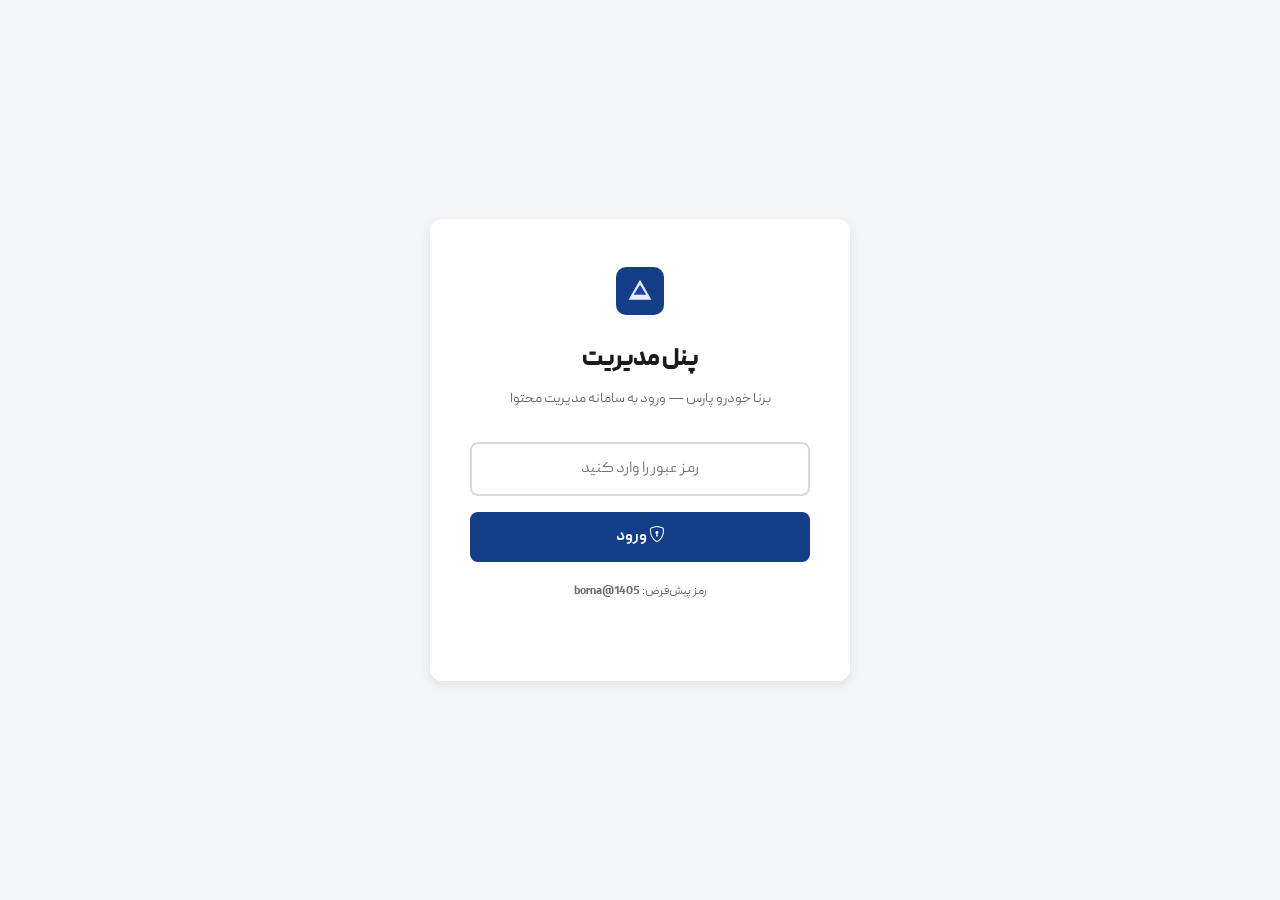
<file: admin.html>
<!doctype html>
<html lang="fa" dir="rtl">
<head>
  <meta charset="utf-8" />
  <meta name="viewport" content="width=device-width, initial-scale=1" />
  <title>پنل مدیریت — برنا خودرو پارس</title>
  <link rel="stylesheet" href="https://cdn.jsdelivr.net/npm/bootstrap-icons@1.11.3/font/bootstrap-icons.min.css" />
  <style>
    @font-face { font-family: 'Peyda'; src: url('fonts/Peyda-Regular.woff2') format('woff2'); font-weight: 400; font-display: swap; }
    @font-face { font-family: 'Peyda'; src: url('fonts/Peyda-Medium.woff2') format('woff2'); font-weight: 500; font-display: swap; }
    @font-face { font-family: 'Peyda'; src: url('fonts/Peyda-Bold.woff2') format('woff2'); font-weight: 700; font-display: swap; }
    @font-face { font-family: 'Peyda'; src: url('fonts/Peyda-ExtraBold.woff2') format('woff2'); font-weight: 800; font-display: swap; }
    @font-face { font-family: 'Peyda'; src: url('fonts/Peyda-Black.woff2') format('woff2'); font-weight: 900; font-display: swap; }

    :root {
      --bg: #f4f5f7;
      --surface: #ffffff;
      --fg: #1c1b1a;
      --muted: #6b6964;
      --border: #ddd9d4;
      --accent: #133e87;
      --accent-light: #1e60a8;
      --success: #15803d;
      --warning: #b45309;
      --danger: #dc2626;
      --font: 'Peyda', sans-serif;
      --radius: 8px;
      --radius-lg: 12px;
      --shadow: 0 1px 3px rgba(0,0,0,0.08), 0 1px 2px rgba(0,0,0,0.06);
      --shadow-md: 0 4px 12px rgba(0,0,0,0.08);
      --transition: all 0.2s ease;
    }

    * { box-sizing: border-box; margin: 0; padding: 0; }
    body {
      font-family: var(--font);
      background: var(--bg);
      color: var(--fg);
      line-height: 1.6;
      min-height: 100vh;
    }

    /* ---- Login ---- */
    .login-screen {
      display: flex;
      align-items: center;
      justify-content: center;
      min-height: 100vh;
      padding: 24px;
    }
    .login-card {
      background: var(--surface);
      border-radius: var(--radius-lg);
      box-shadow: var(--shadow-md);
      padding: 48px 40px;
      max-width: 420px;
      width: 100%;
      text-align: center;
    }
    .login-card h1 {
      font-size: 24px;
      font-weight: 900;
      margin-bottom: 8px;
    }
    .login-card p {
      color: var(--muted);
      font-size: 14px;
      margin-bottom: 32px;
    }
    .login-input {
      width: 100%;
      padding: 14px 16px;
      border: 2px solid var(--border);
      border-radius: var(--radius);
      font-size: 16px;
      font-family: var(--font);
      direction: ltr;
      text-align: center;
      outline: none;
      transition: border-color 0.2s;
    }
    .login-input:focus { border-color: var(--accent); }
    .login-error {
      color: var(--danger);
      font-size: 13px;
      margin-top: 12px;
      display: none;
    }
    .login-btn {
      width: 100%;
      padding: 14px;
      background: var(--accent);
      color: #fff;
      border: 0;
      border-radius: var(--radius);
      font-size: 16px;
      font-weight: 700;
      font-family: var(--font);
      cursor: pointer;
      margin-top: 16px;
      transition: background 0.2s;
    }
    .login-btn:hover { background: var(--accent-light); }

    /* ---- Dashboard ---- */
    .dashboard { display: none; }
    .dashboard.active { display: block; }

    .admin-header {
      background: var(--accent);
      color: #fff;
      padding: 16px 24px;
      display: flex;
      align-items: center;
      justify-content: space-between;
      position: sticky;
      top: 0;
      z-index: 100;
      box-shadow: 0 2px 8px rgba(0,0,0,0.15);
    }
    .admin-header h1 {
      font-size: 18px;
      font-weight: 800;
      display: flex;
      align-items: center;
      gap: 10px;
    }
    .admin-header .header-actions { display: flex; gap: 8px; align-items: center; }
    .admin-header .header-actions a, .admin-header .header-actions button {
      color: rgba(255,255,255,0.85);
      text-decoration: none;
      font-size: 13px;
      font-weight: 600;
      padding: 8px 14px;
      border-radius: var(--radius);
      transition: background 0.2s, color 0.2s;
      display: inline-flex;
      align-items: center;
      gap: 6px;
      background: none;
      border: 1px solid rgba(255,255,255,0.2);
      cursor: pointer;
      font-family: var(--font);
    }
    .admin-header .header-actions a:hover, .admin-header .header-actions button:hover {
      background: rgba(255,255,255,0.12);
      color: #fff;
    }
    .admin-header .header-actions .logout-btn {
      border-color: rgba(255,255,255,0.3);
    }
    .admin-header .header-actions .logout-btn:hover {
      background: rgba(255,255,255,0.15);
    }

    .admin-layout {
      display: flex;
      min-height: calc(100vh - 64px);
    }

    .admin-sidebar {
      width: 240px;
      background: var(--surface);
      border-left: 1px solid var(--border);
      padding: 16px 0;
      flex-shrink: 0;
      position: sticky;
      top: 64px;
      height: calc(100vh - 64px);
      overflow-y: auto;
    }
    .admin-sidebar a {
      display: flex;
      align-items: center;
      gap: 10px;
      padding: 10px 20px;
      color: var(--fg);
      text-decoration: none;
      font-size: 14px;
      font-weight: 500;
      transition: background 0.15s, color 0.15s;
      border-right: 3px solid transparent;
    }
    .admin-sidebar a:hover { background: rgba(19, 62, 135, 0.06); }
    .admin-sidebar a.active {
      background: rgba(19, 62, 135, 0.1);
      color: var(--accent);
      border-right-color: var(--accent);
      font-weight: 700;
    }
    .admin-sidebar a i { font-size: 18px; width: 20px; text-align: center; }
    .admin-sidebar .sidebar-section-title {
      font-size: 11px;
      font-weight: 700;
      color: var(--muted);
      text-transform: uppercase;
      letter-spacing: 0.1em;
      padding: 16px 20px 8px;
    }

    .admin-content {
      flex: 1;
      padding: 32px;
      overflow-y: auto;
      max-width: 900px;
    }
    .admin-content h2 {
      font-size: 22px;
      font-weight: 800;
      margin-bottom: 4px;
    }
    .admin-content .page-desc {
      color: var(--muted);
      font-size: 14px;
      margin-bottom: 28px;
    }
    .tab-pane { display: none; }
    .tab-pane.active { display: block; }

    /* ---- Form elements ---- */
    .form-section {
      background: var(--surface);
      border-radius: var(--radius-lg);
      box-shadow: var(--shadow);
      padding: 24px;
      margin-bottom: 20px;
    }
    .form-section h3 {
      font-size: 16px;
      font-weight: 700;
      margin-bottom: 16px;
      padding-bottom: 8px;
      border-bottom: 1px solid var(--border);
      display: flex;
      align-items: center;
      gap: 8px;
    }
    .form-section h3 i { color: var(--accent); }
    .form-row {
      display: grid;
      grid-template-columns: 1fr 1fr;
      gap: 16px;
    }
    .form-row-3 {
      display: grid;
      grid-template-columns: 1fr 1fr 1fr;
      gap: 16px;
    }
    .form-group {
      margin-bottom: 14px;
    }
    .form-group label {
      display: block;
      font-size: 13px;
      font-weight: 600;
      margin-bottom: 4px;
      color: var(--fg);
    }
    .form-group .hint {
      font-size: 11px;
      color: var(--muted);
      font-weight: 400;
      margin-right: 4px;
    }
    .form-control {
      width: 100%;
      padding: 10px 12px;
      border: 1.5px solid var(--border);
      border-radius: var(--radius);
      font-size: 14px;
      font-family: var(--font);
      outline: none;
      transition: border-color 0.2s;
      background: var(--bg);
      color: var(--fg);
    }
    .form-control:focus { border-color: var(--accent); background: var(--surface); }
    textarea.form-control { resize: vertical; min-height: 80px; line-height: 1.6; }
    select.form-control { cursor: pointer; }

    .btn {
      display: inline-flex;
      align-items: center;
      gap: 6px;
      padding: 10px 20px;
      border-radius: var(--radius);
      font-size: 14px;
      font-weight: 600;
      font-family: var(--font);
      border: 0;
      cursor: pointer;
      transition: var(--transition);
      text-decoration: none;
    }
    .btn-primary { background: var(--accent); color: #fff; }
    .btn-primary:hover { background: var(--accent-light); }
    .btn-success { background: var(--success); color: #fff; }
    .btn-success:hover { background: #1a9e4b; }
    .btn-warning { background: var(--warning); color: #fff; }
    .btn-warning:hover { background: #d97706; }
    .btn-outline {
      background: transparent;
      border: 1.5px solid var(--border);
      color: var(--fg);
    }
    .btn-outline:hover { background: var(--bg); }
    .btn-danger { background: var(--danger); color: #fff; }
    .btn-danger:hover { background: #b91c1c; }
    .btn-sm { padding: 6px 12px; font-size: 12px; }

    .toast {
      position: fixed;
      bottom: 24px;
      left: 50%;
      transform: translateX(-50%) translateY(80px);
      background: var(--success);
      color: #fff;
      padding: 14px 28px;
      border-radius: var(--radius);
      font-size: 14px;
      font-weight: 600;
      box-shadow: 0 4px 20px rgba(0,0,0,0.2);
      opacity: 0;
      transition: transform 0.3s ease, opacity 0.3s ease;
      z-index: 9999;
      pointer-events: none;
      font-family: var(--font);
    }
    .toast.show {
      transform: translateX(-50%) translateY(0);
      opacity: 1;
    }
    .toast.error { background: var(--danger); }
    .toast.warning { background: var(--warning); }
    .toast.info { background: var(--accent); }

    .actions-bar {
      display: flex;
      gap: 12px;
      margin-top: 24px;
      padding-top: 20px;
      border-top: 1px solid var(--border);
      flex-wrap: wrap;
    }

    /* Agent cards in admin */
    .agent-admin-card {
      background: var(--bg);
      border-radius: var(--radius);
      padding: 16px;
      margin-bottom: 12px;
      border: 1px solid var(--border);
    }
    .agent-admin-card .agent-header {
      display: flex;
      justify-content: space-between;
      align-items: center;
      margin-bottom: 12px;
    }
    .agent-admin-card .agent-header h4 { font-size: 14px; font-weight: 700; }

    /* ---- Image management ---- */
    .img-card {
      background: var(--bg);
      border-radius: var(--radius);
      padding: 16px;
      margin-bottom: 14px;
      border: 1px solid var(--border);
      display: flex;
      gap: 16px;
      align-items: flex-start;
    }
    .img-card .img-preview {
      width: 140px;
      height: 90px;
      border-radius: 6px;
      overflow: hidden;
      flex-shrink: 0;
      background: #e8e6e2;
      display: flex;
      align-items: center;
      justify-content: center;
      border: 1px solid var(--border);
    }
    .img-card .img-preview img,
    .img-card .img-preview video {
      width: 100%;
      height: 100%;
      object-fit: cover;
    }
    .img-card .img-preview .no-img {
      color: var(--muted);
      font-size: 11px;
      text-align: center;
      padding: 8px;
      line-height: 1.4;
    }
    .img-card .img-preview .no-img i {
      font-size: 24px;
      display: block;
      margin-bottom: 4px;
    }
    .img-card .img-info { flex: 1; min-width: 0; }
    .img-card .img-info h4 {
      font-size: 14px;
      font-weight: 700;
      margin-bottom: 2px;
    }
    .img-card .img-info .img-desc {
      font-size: 11px;
      color: var(--muted);
      margin-bottom: 8px;
    }
    .img-card .img-info .img-path {
      font-size: 11px;
      font-family: ui-monospace, 'IBM Plex Mono', monospace;
      color: var(--muted);
      background: var(--surface);
      padding: 4px 8px;
      border-radius: 4px;
      direction: ltr;
      text-align: left;
      margin-bottom: 8px;
      overflow: hidden;
      text-overflow: ellipsis;
      white-space: nowrap;
    }
    .img-card .img-actions {
      display: flex;
      gap: 8px;
      flex-wrap: wrap;
    }
    .img-card .img-actions .btn { font-size: 12px; padding: 6px 14px; }
    .img-card .img-actions input[type="file"] { display: none; }

    /* ---- Sidebar overlay + mobile toggle ---- */
    .sidebar-overlay {
      display: none;
      position: fixed;
      inset: 0;
      background: rgba(0,0,0,0.4);
      z-index: 99;
      opacity: 0;
      transition: opacity 0.25s ease;
    }
    .sidebar-overlay.show {
      display: block;
      opacity: 1;
    }
    .admin-sidebar {
      transition: transform 0.25s ease;
    }
    .menu-toggle-btn {
      display: none;
      background: none;
      border: 0;
      color: #fff;
      font-size: 22px;
      cursor: pointer;
      padding: 4px 8px;
      line-height: 1;
    }
      .menu-toggle-btn:hover { opacity: 0.8; }

    /* Sidebar action links (only on mobile) */
    .sidebar-actions { display: none; }

    @media (max-width: 959px) {
      .menu-toggle-btn { display: inline-flex; }
      .admin-header .header-actions { display: none; }
      .sidebar-actions {
        display: block;
        border-top: 1px solid var(--border);
        margin-top: 12px;
        padding-top: 12px;
      }
      .sidebar-actions a, .sidebar-actions button {
        display: flex;
        align-items: center;
        gap: 10px;
        padding: 10px 20px;
        color: var(--fg);
        text-decoration: none;
        font-size: 13px;
        font-weight: 500;
        transition: background 0.15s;
        width: 100%;
        background: none;
        border: 0;
        cursor: pointer;
        font-family: var(--font);
      }
      .sidebar-actions a:hover, .sidebar-actions button:hover { background: rgba(19, 62, 135, 0.06); }
      .sidebar-actions a i, .sidebar-actions button i { font-size: 18px; width: 20px; text-align: center; color: var(--accent); }
      .sidebar-actions .logout-action { color: var(--danger); }
      .sidebar-actions .logout-action i { color: var(--danger); }
      .admin-sidebar {
        position: fixed;
        top: 56px;
        right: 0;
        bottom: 0;
        z-index: 100;
        width: 280px;
        height: auto;
        transform: translateX(100%);
        border-left: 0;
        box-shadow: -4px 0 20px rgba(0,0,0,0.12);
        border-right: 1px solid var(--border);
      }
      .admin-sidebar.open { transform: translateX(0); }
      .admin-header { padding: 12px 16px; }
      .admin-header h1 { font-size: 15px; }
      .admin-content { padding: 16px; }
      .form-row, .form-row-3 { grid-template-columns: 1fr; }
    }
    @media (max-width: 600px) {
      .login-card { padding: 32px 20px; }
      .login-card h1 { font-size: 20px; }
      .admin-header { padding: 10px 12px; }
      .admin-header h1 { font-size: 13px; gap: 6px; }
      .admin-header .header-actions a,
      .admin-header .header-actions button { font-size: 11px; padding: 4px 8px; gap: 4px; }
      .admin-content { padding: 12px; }
      .form-section { padding: 16px; }
      .form-section h3 { font-size: 14px; }
      .admin-content h2 { font-size: 18px; }
      .img-card { flex-direction: column; }
      .img-card .img-preview { width: 100%; height: 160px; }
      .img-card .img-info h4 { font-size: 13px; }
      .agent-admin-card { padding: 12px; }
      .agent-admin-card .agent-header h4 { font-size: 13px; }
      .form-control { font-size: 13px; padding: 8px 10px; }
      .btn { font-size: 13px; padding: 8px 14px; }
      .toast { font-size: 13px; padding: 12px 20px; width: calc(100% - 32px); text-align: center; }
      .sidebar-overlay.show { display: block; }
    }
    @media (max-width: 400px) {
      .admin-header .header-actions a span,
      .admin-header .header-actions button span { display: none; }
      .admin-header h1 i { display: none; }
      .admin-sidebar { width: 260px; }
      .form-section { padding: 12px; }
    }
  </style>
</head>
<body>

  <!-- ======== Login ======== -->
  <div class="login-screen" id="loginScreen">
    <div class="login-card">
      <svg width="48" height="48" viewBox="0 0 38 38" fill="none" xmlns="http://www.w3.org/2000/svg" style="margin-bottom:16px;">
        <rect width="38" height="38" rx="8" fill="#133e87"/>
        <path d="M10 26L19 10L28 26H10Z" fill="white" opacity="0.9"/>
        <path d="M14 22L19 14L24 22H14Z" fill="#1e40af"/>
      </svg>
      <h1>پنل مدیریت</h1>
      <p>برنا خودرو پارس — ورود به سامانه مدیریت محتوا</p>
      <input type="password" class="login-input" id="loginPass" placeholder="رمز عبور را وارد کنید" autocomplete="current-password">
      <div class="login-error" id="loginError">رمز عبور اشتباه است. دوباره تلاش کنید.</div>
      <button class="login-btn" onclick="doLogin()"><i class="bi bi-shield-lock"></i> ورود</button>
      <p style="margin-top:20px; font-size:12px; color:var(--muted);">رمز پیش‌فرض: <b dir="ltr">borna@1405</b></p>
    </div>
  </div>

  <!-- ======== Dashboard ======== -->
  <div class="dashboard" id="dashboard">
    <header class="admin-header">
      <h1 id="adminHeader"><button class="menu-toggle-btn" id="menuToggle" onclick="toggleSidebar()" aria-label="باز کردن منو">☰</button><i class="bi bi-gear"></i> پنل مدیریت سایت</h1>
      <div class="header-actions">
        <a href="index.html" target="_blank"><i class="bi bi-house-door"></i> مشاهده سایت</a>
        <button onclick="exportJSON()"><i class="bi bi-download"></i> خروجی JSON</button>
        <button onclick="document.getElementById('importFile').click()"><i class="bi bi-upload"></i> ورودی JSON</button>
        <button class="logout-btn" onclick="doLogout()"><i class="bi bi-box-arrow-right"></i> خروج</button>
      </div>
      <input type="file" id="importFile" accept=".json" style="display:none" onchange="importJSON(event)">
    </header>

    <div class="admin-layout">
      <nav class="admin-sidebar" id="adminSidebar">
        <div class="sidebar-section-title">محتوای سایت</div>
        <a href="#" class="active" data-tab="tab-general"><i class="bi bi-geo-alt"></i> اطلاعات عمومی</a>
        <a href="#" data-tab="tab-home"><i class="bi bi-house-door"></i> صفحه اصلی</a>
        <a href="#" data-tab="tab-news"><i class="bi bi-newspaper"></i> اخبار</a>
        <a href="#" data-tab="tab-product"><i class="bi bi-truck"></i> محصول (BORNA 560 S)</a>
        <a href="#" data-tab="tab-about"><i class="bi bi-info-circle"></i> درباره ما</a>
        <a href="#" data-tab="tab-sales"><i class="bi bi-cart"></i> فروش</a>
        <a href="#" data-tab="tab-after-sales"><i class="bi bi-gear-wide-connected"></i> خدمات پس از فروش</a>
        <a href="#" data-tab="tab-contact"><i class="bi bi-envelope"></i> تماس با ما</a>
        <a href="#" data-tab="tab-agents"><i class="bi bi-people"></i> شبکه نمایندگی</a>
        <a href="#" data-tab="tab-images"><i class="bi bi-images"></i> تصاویر سایت</a>
        <div class="sidebar-section-title" style="margin-top:12px;">ابزارها</div>
        <a href="#" data-tab="tab-export"><i class="bi bi-file-arrow-down"></i> خروجی و پشتیبان‌گیری</a>
        <div class="sidebar-actions">
          <a href="index.html" target="_blank"><i class="bi bi-house-door"></i> مشاهده سایت</a>
          <button onclick="exportJSON(); closeSidebar()"><i class="bi bi-download"></i> خروجی JSON</button>
          <button onclick="document.getElementById('importFile').click(); closeSidebar()"><i class="bi bi-upload"></i> ورودی JSON</button>
          <button class="logout-action" onclick="doLogout(); closeSidebar()"><i class="bi bi-box-arrow-right"></i> خروج</button>
        </div>
      </nav>

      <main class="admin-content" id="adminContent">

        <!-- ===== GENERAL ===== -->
        <div class="tab-pane active" id="tab-general">
          <h2>اطلاعات عمومی</h2>
          <p class="page-desc">اطلاعات تماس و مشخصات عمومی شرکت که در سراسر سایت استفاده می‌شوند.</p>

          <div class="form-section">
            <h3><i class="bi bi-building"></i> اطلاعات شرکت</h3>
            <div class="form-group">
              <label>نام شرکت</label>
              <input class="form-control" id="f-co-name" data-path="company.name">
            </div>
            <div class="form-row">
              <div class="form-group">
                <label>تلفن</label>
                <input class="form-control" id="f-co-phone" data-path="company.phone" dir="ltr">
              </div>
              <div class="form-group">
                <label>ایمیل</label>
                <input class="form-control" id="f-co-email" data-path="company.email" dir="ltr">
              </div>
            </div>
            <div class="form-group">
              <label>آدرس دفتر مرکزی</label>
              <input class="form-control" id="f-co-address" data-path="company.address">
            </div>
            <div class="form-row">
              <div class="form-group">
                <label>آدرس کارخانه شیراز</label>
                <input class="form-control" id="f-co-factory-addr" data-path="company.factoryAddress">
              </div>
              <div class="form-group">
                <label>تلفن کارخانه</label>
                <input class="form-control" id="f-co-factory-phone" data-path="company.factoryPhone" dir="ltr">
              </div>
            </div>
            <div class="form-row">
              <div class="form-group">
                <label>ساعت کاری</label>
                <input class="form-control" id="f-co-hours" data-path="company.hours">
              </div>
              <div class="form-group">
                <label>فکس</label>
                <input class="form-control" id="f-co-fax" data-path="company.fax" dir="ltr">
              </div>
            </div>
            <div class="form-group">
              <label>داستان برنا (فوتر)</label>
              <textarea class="form-control" id="f-co-footerStory" data-path="company.footerStory" style="height:90px;" placeholder="متن کوتاه درباره شرکت که در فوتر نمایش داده می‌شود"></textarea>
            </div>
          </div>

          <div class="form-section">
            <h3><i class="bi bi-share"></i> شبکه‌های اجتماعی</h3>
            <div class="form-row-3">
              <div class="form-group">
                <label>اینستاگرام (URL)</label>
                <input class="form-control" id="f-co-instagram" data-path="social.instagram" dir="ltr" placeholder="https://instagram.com/...">
              </div>
              <div class="form-group">
                <label>تلگرام (URL)</label>
                <input class="form-control" id="f-co-telegram" data-path="social.telegram" dir="ltr">
              </div>
              <div class="form-group">
                <label>لینکدین (URL)</label>
                <input class="form-control" id="f-co-linkedin" data-path="social.linkedin" dir="ltr">
              </div>
            </div>
            <div class="form-row">
              <div class="form-group">
                <label>یوتیوب (URL)</label>
                <input class="form-control" id="f-co-youtube" data-path="social.youtube" dir="ltr">
              </div>
              <div class="form-group">
                <label>واتساپ (URL)</label>
                <input class="form-control" id="f-co-whatsapp" data-path="social.whatsapp" dir="ltr">
              </div>
            </div>
          </div>

          <div class="form-section">
            <h3><i class="bi bi-geo-alt"></i> موقعیت Google Maps</h3>
            <div class="form-row">
              <div class="form-group">
                <label>عرض جغرافیایی (Latitude)</label>
                <input class="form-control" id="f-co-lat" data-path="map.lat" dir="ltr">
              </div>
              <div class="form-group">
                <label>طول جغرافیایی (Longitude)</label>
                <input class="form-control" id="f-co-lng" data-path="map.lng" dir="ltr">
              </div>
            </div>
          </div>

          <div class="form-section">
            <h3><i class="bi bi-globe"></i> SEO / Meta</h3>
            <div class="form-row">
              <div class="form-group">
                <label>عنوان سایت (Site Title)</label>
                <input class="form-control" id="f-seo-title" data-path="seo.siteTitle">
              </div>
              <div class="form-group">
                <label>توضیحات متا (Meta Description)</label>
                <input class="form-control" id="f-seo-desc" data-path="seo.metaDescription">
              </div>
            </div>
          </div>
        </div>

        <!-- ===== HOME ===== -->
        <div class="tab-pane" id="tab-home">
          <h2>صفحه اصلی</h2>
          <p class="page-desc">ویرایش محتوای صفحه اصلی — اسلایدها، بخش خوش‌آمدگویی، خدمات، آمار، اخبار و CTA.</p>

          <div class="form-section">
            <h3><i class="bi bi-card-heading"></i> اسلاید ۲ (کیفیت جهانی)</h3>
            <div class="form-row">
              <div class="form-group">
                <label>تیتر</label>
                <input class="form-control" id="f-home-slide2-tag" data-path="home.slide2.tag">
              </div>
              <div class="form-group">
                <label>عنوان اصلی</label>
                <input class="form-control" id="f-home-slide2-title" data-path="home.slide2.title">
              </div>
            </div>
            <div class="form-group">
              <label>متن توضیحات</label>
              <textarea class="form-control" id="f-home-slide2-sub" data-path="home.slide2.sub"></textarea>
            </div>
          </div>

          <div class="form-section">
            <h3><i class="bi bi-card-heading"></i> اسلاید ۳ (خدمات پایدار)</h3>
            <div class="form-row">
              <div class="form-group">
                <label>تیتر</label>
                <input class="form-control" id="f-home-slide3-tag" data-path="home.slide3.tag">
              </div>
              <div class="form-group">
                <label>عنوان اصلی</label>
                <input class="form-control" id="f-home-slide3-title" data-path="home.slide3.title">
              </div>
            </div>
            <div class="form-group">
              <label>متن توضیحات</label>
              <textarea class="form-control" id="f-home-slide3-sub" data-path="home.slide3.sub"></textarea>
            </div>
          </div>

          <div class="form-section">
            <h3><i class="bi bi-chat-quote"></i> بخش خوش‌آمدگویی</h3>
            <div class="form-group">
              <label>عنوان</label>
              <input class="form-control" id="f-home-welcome-title" data-path="home.welcome.title">
            </div>
            <div class="form-group">
              <label>پاراگراف اول</label>
              <textarea class="form-control" id="f-home-welcome-p1" data-path="home.welcome.p1"></textarea>
            </div>
            <div class="form-group">
              <label>پاراگراف دوم</label>
              <textarea class="form-control" id="f-home-welcome-p2" data-path="home.welcome.p2"></textarea>
            </div>
          </div>

          <div class="form-section">
            <h3><i class="bi bi-grid-3x3"></i> خدمات (۲ کارت)</h3>
            <div class="form-row">
              <div class="form-group">
                <label>عنوان کارت فروش</label>
                <input class="form-control" id="f-home-svc1-title" data-path="home.services.sale.title">
              </div>
              <div class="form-group">
                <label>عنوان کارت پس از فروش</label>
                <input class="form-control" id="f-home-svc2-title" data-path="home.services.aftersale.title">
              </div>
            </div>
            <div class="form-row">
              <div class="form-group">
                <label>توضیحات فروش</label>
                <textarea class="form-control" id="f-home-svc1-desc" data-path="home.services.sale.desc"></textarea>
              </div>
              <div class="form-group">
                <label>توضیحات پس از فروش</label>
                <textarea class="form-control" id="f-home-svc2-desc" data-path="home.services.aftersale.desc"></textarea>
              </div>
            </div>
          </div>

          <div class="form-section">
            <h3><i class="bi bi-bar-chart"></i> آمار (۴ عدد)</h3>
            <div class="form-row-3">
              <div class="form-group">
                <label>آمار ۱ — عدد</label>
                <input class="form-control" id="f-home-stat1-num" data-path="home.stats.0.num">
              </div>
              <div class="form-group">
                <label>آمار ۱ — برچسب</label>
                <input class="form-control" id="f-home-stat1-label" data-path="home.stats.0.label">
              </div>
              <div class="form-group">
                <label>آمار ۲ — عدد</label>
                <input class="form-control" id="f-home-stat2-num" data-path="home.stats.1.num">
              </div>
            </div>
            <div class="form-row-3">
              <div class="form-group">
                <label>آمار ۲ — برچسب</label>
                <input class="form-control" id="f-home-stat2-label" data-path="home.stats.1.label">
              </div>
              <div class="form-group">
                <label>آمار ۳ — عدد</label>
                <input class="form-control" id="f-home-stat3-num" data-path="home.stats.2.num">
              </div>
              <div class="form-group">
                <label>آمار ۳ — برچسب</label>
                <input class="form-control" id="f-home-stat3-label" data-path="home.stats.2.label">
              </div>
            </div>
            <div class="form-row">
              <div class="form-group">
                <label>آمار ۴ — عدد</label>
                <input class="form-control" id="f-home-stat4-num" data-path="home.stats.3.num">
              </div>
              <div class="form-group">
                <label>آمار ۴ — برچسب</label>
                <input class="form-control" id="f-home-stat4-label" data-path="home.stats.3.label">
              </div>
            </div>
          </div>

          <div class="form-section">
            <h3><i class="bi bi-newspaper"></i> آخرین اخبار (۳ عدد)</h3>
            <div class="form-row-3">
              <div class="form-group">
                <label>خبر ۱ — تاریخ</label>
                <input class="form-control" id="f-home-news1-date" data-path="home.news.0.date">
              </div>
              <div class="form-group">
                <label>خبر ۱ — عنوان</label>
                <input class="form-control" id="f-home-news1-title" data-path="home.news.0.title">
              </div>
              <div class="form-group">
                <label>خبر ۱ — خلاصه</label>
                <textarea class="form-control" id="f-home-news1-desc" data-path="home.news.0.desc"></textarea>
              </div>
            </div>
            <div class="form-row-3">
              <div class="form-group">
                <label>خبر ۲ — تاریخ</label>
                <input class="form-control" id="f-home-news2-date" data-path="home.news.1.date">
              </div>
              <div class="form-group">
                <label>خبر ۲ — عنوان</label>
                <input class="form-control" id="f-home-news2-title" data-path="home.news.1.title">
              </div>
              <div class="form-group">
                <label>خبر ۲ — خلاصه</label>
                <textarea class="form-control" id="f-home-news2-desc" data-path="home.news.1.desc"></textarea>
              </div>
            </div>
            <div class="form-row-3">
              <div class="form-group">
                <label>خبر ۳ — تاریخ</label>
                <input class="form-control" id="f-home-news3-date" data-path="home.news.2.date">
              </div>
              <div class="form-group">
                <label>خبر ۳ — عنوان</label>
                <input class="form-control" id="f-home-news3-title" data-path="home.news.2.title">
              </div>
              <div class="form-group">
                <label>خبر ۳ — خلاصه</label>
                <textarea class="form-control" id="f-home-news3-desc" data-path="home.news.2.desc"></textarea>
              </div>
            </div>
          </div>

          <div class="form-section">
            <h3><i class="bi bi-megaphone"></i> بخش CTA (فراخوان)</h3>
            <div class="form-row">
              <div class="form-group">
                <label>عنوان CTA</label>
                <input class="form-control" id="f-home-cta-title" data-path="home.cta.title">
              </div>
              <div class="form-group">
                <label>متن CTA</label>
                <textarea class="form-control" id="f-home-cta-desc" data-path="home.cta.desc"></textarea>
              </div>
            </div>
          </div>
        </div>

        <!-- ===== NEWS ===== -->
        <div class="tab-pane" id="tab-news">
          <h2>اخبار</h2>
          <p class="page-desc">مدیریت اخبار صفحه اصلی. می‌توانید اخبار جدید اضافه کنید یا حذف نمایید.</p>

          <div class="form-section">
            <h3><i class="bi bi-newspaper"></i> لیست اخبار (<span id="newsCount">۰</span> خبر)</h3>
            <div style="margin-bottom:12px;">
              <button class="btn btn-primary" onclick="addNewsItem()"><i class="bi bi-plus-lg"></i> افزودن خبر جدید</button>
            </div>
            <div id="newsAdminList"></div>
          </div>
        </div>

        <!-- ===== PRODUCT ===== -->
        <div class="tab-pane" id="tab-product">
          <h2>محصول — BORNA 560 S</h2>
          <p class="page-desc">ویرایش مشخصات و محتوای صفحه محصول.</p>

          <div class="form-section">
            <h3><i class="bi bi-eye"></i> بخش قهرمان (Hero)</h3>
            <div class="form-group">
              <label>تیتر بالای عنوان</label>
              <input class="form-control" id="f-prod-hero-tag" data-path="product.hero.tag">
            </div>
            <div class="form-group">
              <label>عنوان اصلی</label>
              <input class="form-control" id="f-prod-hero-title" data-path="product.hero.title">
            </div>
            <div class="form-group">
              <label>زیرنویس</label>
              <textarea class="form-control" id="f-prod-hero-sub" data-path="product.hero.sub"></textarea>
            </div>
            <div class="form-row-3">
              <div class="form-group">
                <label>اسپک ۱ — برچسب</label>
                <input class="form-control" id="f-prod-hero-s1-label" data-path="product.hero.specs.0.label">
              </div>
              <div class="form-group">
                <label>اسپک ۱ — مقدار</label>
                <input class="form-control" id="f-prod-hero-s1-val" data-path="product.hero.specs.0.value">
              </div>
              <div class="form-group">
                <label>اسپک ۲ — برچسب</label>
                <input class="form-control" id="f-prod-hero-s2-label" data-path="product.hero.specs.1.label">
              </div>
            </div>
            <div class="form-row-3">
              <div class="form-group">
                <label>اسپک ۲ — مقدار</label>
                <input class="form-control" id="f-prod-hero-s2-val" data-path="product.hero.specs.1.value">
              </div>
              <div class="form-group">
                <label>اسپک ۳ — برچسب</label>
                <input class="form-control" id="f-prod-hero-s3-label" data-path="product.hero.specs.2.label">
              </div>
              <div class="form-group">
                <label>اسپک ۳ — مقدار</label>
                <input class="form-control" id="f-prod-hero-s3-val" data-path="product.hero.specs.2.value">
              </div>
            </div>
            <div class="form-row">
              <div class="form-group">
                <label>اسپک ۴ — برچسب</label>
                <input class="form-control" id="f-prod-hero-s4-label" data-path="product.hero.specs.3.label">
              </div>
              <div class="form-group">
                <label>اسپک ۴ — مقدار</label>
                <input class="form-control" id="f-prod-hero-s4-val" data-path="product.hero.specs.3.value">
              </div>
            </div>
          </div>

          <div class="form-section">
            <h3><i class="bi bi-star"></i> کارت‌های ویژگی (۳ عدد)</h3>
            <div class="form-row">
              <div class="form-group">
                <label>ویژگی ۱ — عنوان</label>
                <input class="form-control" id="f-prod-feat1-title" data-path="product.features.0.title">
              </div>
              <div class="form-group">
                <label>ویژگی ۱ — متن</label>
                <textarea class="form-control" id="f-prod-feat1-desc" data-path="product.features.0.desc"></textarea>
              </div>
            </div>
            <div class="form-row">
              <div class="form-group">
                <label>ویژگی ۲ — عنوان</label>
                <input class="form-control" id="f-prod-feat2-title" data-path="product.features.1.title">
              </div>
              <div class="form-group">
                <label>ویژگی ۲ — متن</label>
                <textarea class="form-control" id="f-prod-feat2-desc" data-path="product.features.1.desc"></textarea>
              </div>
            </div>
            <div class="form-row">
              <div class="form-group">
                <label>ویژگی ۳ — عنوان</label>
                <input class="form-control" id="f-prod-feat3-title" data-path="product.features.2.title">
              </div>
              <div class="form-group">
                <label>ویژگی ۳ — متن</label>
                <textarea class="form-control" id="f-prod-feat3-desc" data-path="product.features.2.desc"></textarea>
              </div>
            </div>
          </div>

          <div class="form-section">
            <h3><i class="bi bi-table"></i> جدول مشخصات فنی (سطرهای اصلی)</h3>
            <p style="font-size:13px; color:var(--muted); margin-bottom:16px;">بخش‌های اصلی جدول مشخصات. برای تغییر کامل جدول از فایل JSON استفاده کنید.</p>
            <div class="form-row">
              <div class="form-group">
                <label>طول کلی</label>
                <input class="form-control" id="f-prod-dim-l" data-path="product.dimensions.length">
              </div>
              <div class="form-group">
                <label>عرض کلی</label>
                <input class="form-control" id="f-prod-dim-w" data-path="product.dimensions.width">
              </div>
            </div>
            <div class="form-row">
              <div class="form-group">
                <label>ارتفاع کلی</label>
                <input class="form-control" id="f-prod-dim-h" data-path="product.dimensions.height">
              </div>
              <div class="form-group">
                <label>فاصله محور</label>
                <input class="form-control" id="f-prod-dim-wb" data-path="product.dimensions.wheelbase">
              </div>
            </div>
            <div class="form-row">
              <div class="form-group">
                <label>وزن ناخالص</label>
                <input class="form-control" id="f-prod-dim-gvw" data-path="product.dimensions.gvw">
              </div>
              <div class="form-group">
                <label>وزن خالص (شاسی)</label>
                <input class="form-control" id="f-prod-dim-cw" data-path="product.dimensions.chassisWeight">
              </div>
            </div>
            <div class="form-row">
              <div class="form-group">
                <label>مدل موتور</label>
                <input class="form-control" id="f-prod-engine-model" data-path="product.engine.model">
              </div>
              <div class="form-group">
                <label>نوع موتور</label>
                <input class="form-control" id="f-prod-engine-type" data-path="product.engine.type">
              </div>
            </div>
            <div class="form-row">
              <div class="form-group">
                <label>قدرت</label>
                <input class="form-control" id="f-prod-engine-power" data-path="product.engine.power">
              </div>
              <div class="form-group">
                <label>گشتاور</label>
                <input class="form-control" id="f-prod-engine-torque" data-path="product.engine.torque">
              </div>
            </div>
            <div class="form-row">
              <div class="form-group">
                <label>گیربکس</label>
                <input class="form-control" id="f-prod-engine-trans" data-path="product.engine.transmission">
              </div>
              <div class="form-group">
                <label>باک سوخت</label>
                <input class="form-control" id="f-prod-engine-fuel" data-path="product.engine.fuelTank">
              </div>
            </div>
          </div>

          <!-- ===== BLOG (Product) ===== -->
          <div class="form-section">
            <h3><i class="bi bi-pencil-square"></i> بلاگ (تعداد: <span id="blogCount">۰</span> مقاله)</h3>
            <div style="margin-bottom:12px;">
              <button class="btn btn-primary" onclick="addBlogItem()"><i class="bi bi-plus-lg"></i> افزودن مقاله جدید</button>
            </div>
            <div id="blogAdminList"></div>
          </div>
        </div>

        <!-- ===== ABOUT ===== -->
        <div class="tab-pane" id="tab-about">
          <h2>درباره ما</h2>
          <p class="page-desc">ویرایش محتوای صفحه درباره ما — داستان شرکت، ارزش‌ها و تایم‌لاین.</p>

          <div class="form-section">
            <h3><i class="bi bi-book"></i> داستان شرکت</h3>
            <div class="form-group">
              <label>عنوان بخش</label>
              <input class="form-control" id="f-about-story-title" data-path="about.story.title">
            </div>
            <div class="form-group">
              <label>پاراگراف اول</label>
              <textarea class="form-control" id="f-about-story-p1" data-path="about.story.p1"></textarea>
            </div>
            <div class="form-group">
              <label>پاراگراف دوم</label>
              <textarea class="form-control" id="f-about-story-p2" data-path="about.story.p2"></textarea>
            </div>
            <div class="form-group">
              <label>پاراگراف سوم</label>
              <textarea class="form-control" id="f-about-story-p3" data-path="about.story.p3"></textarea>
            </div>
            <div class="form-group">
              <label>پاراگراف چهارم</label>
              <textarea class="form-control" id="f-about-story-p4" data-path="about.story.p4"></textarea>
            </div>
            <div class="form-group">
              <label>پاراگراف پنجم</label>
              <textarea class="form-control" id="f-about-story-p5" data-path="about.story.p5"></textarea>
            </div>
          </div>

          <div class="form-section">
            <h3><i class="bi bi-star"></i> ارزش‌های ما (۶ مورد)</h3>
            <div class="form-row-3">
              <div class="form-group">
                <label>ارزش ۱ — عنوان</label>
                <input class="form-control" id="f-about-val1-title" data-path="about.values.0.title">
              </div>
              <div class="form-group">
                <label>ارزش ۱ — توضیحات</label>
                <input class="form-control" id="f-about-val1-desc" data-path="about.values.0.desc">
              </div>
              <div class="form-group">
                <label>ارزش ۲ — عنوان</label>
                <input class="form-control" id="f-about-val2-title" data-path="about.values.1.title">
              </div>
            </div>
            <div class="form-row-3">
              <div class="form-group">
                <label>ارزش ۲ — توضیحات</label>
                <input class="form-control" id="f-about-val2-desc" data-path="about.values.1.desc">
              </div>
              <div class="form-group">
                <label>ارزش ۳ — عنوان</label>
                <input class="form-control" id="f-about-val3-title" data-path="about.values.2.title">
              </div>
              <div class="form-group">
                <label>ارزش ۳ — توضیحات</label>
                <input class="form-control" id="f-about-val3-desc" data-path="about.values.2.desc">
              </div>
            </div>
            <div class="form-row-3">
              <div class="form-group">
                <label>ارزش ۴ — عنوان</label>
                <input class="form-control" id="f-about-val4-title" data-path="about.values.3.title">
              </div>
              <div class="form-group">
                <label>ارزش ۴ — توضیحات</label>
                <input class="form-control" id="f-about-val4-desc" data-path="about.values.3.desc">
              </div>
              <div class="form-group">
                <label>ارزش ۵ — عنوان</label>
                <input class="form-control" id="f-about-val5-title" data-path="about.values.4.title">
              </div>
            </div>
            <div class="form-row">
              <div class="form-group">
                <label>ارزش ۵ — توضیحات</label>
                <input class="form-control" id="f-about-val5-desc" data-path="about.values.4.desc">
              </div>
              <div class="form-group">
                <label>ارزش ۶ — عنوان</label>
                <input class="form-control" id="f-about-val6-title" data-path="about.values.5.title">
              </div>
            </div>
            <div class="form-group">
              <label>ارزش ۶ — توضیحات</label>
              <input class="form-control" id="f-about-val6-desc" data-path="about.values.5.desc">
            </div>
          </div>

          <div class="form-section">
            <h3><i class="bi bi-timeline"></i> تایم‌لاین (۴ رویداد)</h3>
            <div class="form-row-3">
              <div class="form-group"><label>رویداد ۱ — سال</label><input class="form-control" id="f-about-tl1-year" data-path="about.timeline.0.year"></div>
              <div class="form-group"><label>رویداد ۱ — عنوان</label><input class="form-control" id="f-about-tl1-title" data-path="about.timeline.0.title"></div>
              <div class="form-group"><label>رویداد ۱ — توضیحات</label><input class="form-control" id="f-about-tl1-desc" data-path="about.timeline.0.desc"></div>
            </div>
            <div class="form-row-3">
              <div class="form-group"><label>رویداد ۲ — سال</label><input class="form-control" id="f-about-tl2-year" data-path="about.timeline.1.year"></div>
              <div class="form-group"><label>رویداد ۲ — عنوان</label><input class="form-control" id="f-about-tl2-title" data-path="about.timeline.1.title"></div>
              <div class="form-group"><label>رویداد ۲ — توضیحات</label><input class="form-control" id="f-about-tl2-desc" data-path="about.timeline.1.desc"></div>
            </div>
            <div class="form-row-3">
              <div class="form-group"><label>رویداد ۳ — سال</label><input class="form-control" id="f-about-tl3-year" data-path="about.timeline.2.year"></div>
              <div class="form-group"><label>رویداد ۳ — عنوان</label><input class="form-control" id="f-about-tl3-title" data-path="about.timeline.2.title"></div>
              <div class="form-group"><label>رویداد ۳ — توضیحات</label><input class="form-control" id="f-about-tl3-desc" data-path="about.timeline.2.desc"></div>
            </div>
            <div class="form-row-3">
              <div class="form-group"><label>رویداد ۴ — سال</label><input class="form-control" id="f-about-tl4-year" data-path="about.timeline.3.year"></div>
              <div class="form-group"><label>رویداد ۴ — عنوان</label><input class="form-control" id="f-about-tl4-title" data-path="about.timeline.3.title"></div>
              <div class="form-group"><label>رویداد ۴ — توضیحات</label><input class="form-control" id="f-about-tl4-desc" data-path="about.timeline.3.desc"></div>
            </div>
          </div>
        </div>

        <!-- ===== SALES ===== -->
        <div class="tab-pane" id="tab-sales">
          <h2>فروش</h2>
          <p class="page-desc">ویرایش محتوای صفحه فروش — شرایط خرید و مراحل.</p>

          <div class="form-section">
            <h3><i class="bi bi-cash-stack"></i> طرح‌های خرید (۳ طرح)</h3>
            <div class="form-row">
              <div class="form-group"><label>طرح ۱ — عنوان (نقدی)</label><input class="form-control" id="f-sale-p1-title" data-path="sales.plans.0.title"></div>
              <div class="form-group"><label>طرح ۱ — قیمت / تخفیف</label><input class="form-control" id="f-sale-p1-price" data-path="sales.plans.0.price"></div>
            </div>
            <div class="form-group"><label>طرح ۱ — ویژگی‌ها (با خط جدید جدا کنید)</label><textarea class="form-control" id="f-sale-p1-feats" data-path="sales.plans.0.feats"></textarea></div>
            <div class="form-row">
              <div class="form-group"><label>طرح ۲ — عنوان (اقساطی)</label><input class="form-control" id="f-sale-p2-title" data-path="sales.plans.1.title"></div>
              <div class="form-group"><label>طرح ۲ — قیمت / پیش‌پرداخت</label><input class="form-control" id="f-sale-p2-price" data-path="sales.plans.1.price"></div>
            </div>
            <div class="form-group"><label>طرح ۲ — ویژگی‌ها</label><textarea class="form-control" id="f-sale-p2-feats" data-path="sales.plans.1.feats"></textarea></div>
            <div class="form-row">
              <div class="form-group"><label>طرح ۳ — عنوان (لیزینگ)</label><input class="form-control" id="f-sale-p3-title" data-path="sales.plans.2.title"></div>
              <div class="form-group"><label>طرح ۳ — قیمت / پیش‌پرداخت</label><input class="form-control" id="f-sale-p3-price" data-path="sales.plans.2.price"></div>
            </div>
            <div class="form-group"><label>طرح ۳ — ویژگی‌ها</label><textarea class="form-control" id="f-sale-p3-feats" data-path="sales.plans.2.feats"></textarea></div>
          </div>

          <div class="form-section">
            <h3><i class="bi bi-123"></i> مراحل خرید (۴ مرحله)</h3>
            <div class="form-row-3">
              <div class="form-group"><label>مرحله ۱ — عنوان</label><input class="form-control" id="f-sale-step1-title" data-path="sales.steps.0.title"></div>
              <div class="form-group"><label>مرحله ۱ — توضیحات</label><input class="form-control" id="f-sale-step1-desc" data-path="sales.steps.0.desc"></div>
              <div class="form-group"><label>مرحله ۲ — عنوان</label><input class="form-control" id="f-sale-step2-title" data-path="sales.steps.1.title"></div>
            </div>
            <div class="form-row-3">
              <div class="form-group"><label>مرحله ۲ — توضیحات</label><input class="form-control" id="f-sale-step2-desc" data-path="sales.steps.1.desc"></div>
              <div class="form-group"><label>مرحله ۳ — عنوان</label><input class="form-control" id="f-sale-step3-title" data-path="sales.steps.2.title"></div>
              <div class="form-group"><label>مرحله ۳ — توضیحات</label><input class="form-control" id="f-sale-step3-desc" data-path="sales.steps.2.desc"></div>
            </div>
            <div class="form-row">
              <div class="form-group"><label>مرحله ۴ — عنوان</label><input class="form-control" id="f-sale-step4-title" data-path="sales.steps.3.title"></div>
              <div class="form-group"><label>مرحله ۴ — توضیحات</label><input class="form-control" id="f-sale-step4-desc" data-path="sales.steps.3.desc"></div>
            </div>
          </div>
        </div>

        <!-- ===== AFTER-SALES ===== -->
        <div class="tab-pane" id="tab-after-sales">
          <h2>خدمات پس از فروش</h2>
          <p class="page-desc">ویرایش محتوای صفحه خدمات پس از فروش.</p>

          <div class="form-section">
            <h3><i class="bi bi-card-text"></i> نمای کلی</h3>
            <div class="form-group">
              <label>عنوان بخش</label>
              <input class="form-control" id="f-aft-overview-title" data-path="afterSales.overview.title">
            </div>
            <div class="form-group">
              <label>پاراگراف اول</label>
              <textarea class="form-control" id="f-aft-overview-p1" data-path="afterSales.overview.p1"></textarea>
            </div>
            <div class="form-group">
              <label>پاراگراف دوم</label>
              <textarea class="form-control" id="f-aft-overview-p2" data-path="afterSales.overview.p2"></textarea>
            </div>
          </div>

          <div class="form-section">
            <h3><i class="bi bi-shield-check"></i> مزایا (۶ مورد)</h3>
            <div class="form-row-3">
              <div class="form-group"><label>مزیت ۱ — عنوان</label><input class="form-control" id="f-aft-ben1-title" data-path="afterSales.benefits.0.title"></div>
              <div class="form-group"><label>مزیت ۱ — توضیحات</label><input class="form-control" id="f-aft-ben1-desc" data-path="afterSales.benefits.0.desc"></div>
              <div class="form-group"><label>مزیت ۲ — عنوان</label><input class="form-control" id="f-aft-ben2-title" data-path="afterSales.benefits.1.title"></div>
            </div>
            <div class="form-row-3">
              <div class="form-group"><label>مزیت ۲ — توضیحات</label><input class="form-control" id="f-aft-ben2-desc" data-path="afterSales.benefits.1.desc"></div>
              <div class="form-group"><label>مزیت ۳ — عنوان</label><input class="form-control" id="f-aft-ben3-title" data-path="afterSales.benefits.2.title"></div>
              <div class="form-group"><label>مزیت ۳ — توضیحات</label><input class="form-control" id="f-aft-ben3-desc" data-path="afterSales.benefits.2.desc"></div>
            </div>
            <div class="form-row-3">
              <div class="form-group"><label>مزیت ۴ — عنوان</label><input class="form-control" id="f-aft-ben4-title" data-path="afterSales.benefits.3.title"></div>
              <div class="form-group"><label>مزیت ۴ — توضیحات</label><input class="form-control" id="f-aft-ben4-desc" data-path="afterSales.benefits.3.desc"></div>
              <div class="form-group"><label>مزیت ۵ — عنوان</label><input class="form-control" id="f-aft-ben5-title" data-path="afterSales.benefits.4.title"></div>
            </div>
            <div class="form-row">
              <div class="form-group"><label>مزیت ۵ — توضیحات</label><input class="form-control" id="f-aft-ben5-desc" data-path="afterSales.benefits.4.desc"></div>
              <div class="form-group"><label>مزیت ۶ — عنوان</label><input class="form-control" id="f-aft-ben6-title" data-path="afterSales.benefits.5.title"></div>
            </div>
            <div class="form-group"><label>مزیت ۶ — توضیحات</label><input class="form-control" id="f-aft-ben6-desc" data-path="afterSales.benefits.5.desc"></div>
          </div>
        </div>

        <!-- ===== CONTACT ===== -->
        <div class="tab-pane" id="tab-contact">
          <h2>تماس با ما</h2>
          <p class="page-desc">ویرایش اطلاعات صفحه تماس با ما.</p>

          <div class="form-section">
            <h3><i class="bi bi-card-list"></i> کارت‌های تماس</h3>
            <div class="form-group">
              <label>آدرس دفتر مرکزی</label>
              <textarea class="form-control" id="f-con-addr" data-path="contact.address"></textarea>
            </div>
            <div class="form-row">
              <div class="form-group">
                <label>آدرس کارخانه شیراز</label>
                <input class="form-control" id="f-con-factory-addr" data-path="contact.factoryAddress">
              </div>
              <div class="form-group">
                <label>تلفن کارخانه</label>
                <input class="form-control" id="f-con-factory-phone" data-path="contact.factoryPhone" dir="ltr">
              </div>
            </div>
            <div class="form-row">
              <div class="form-group">
                <label>تلفن (خط اول)</label>
                <input class="form-control" id="f-con-phone1" data-path="contact.phone1" dir="ltr">
              </div>
              <div class="form-group">
                <label>تلفن (خط دوم)</label>
                <input class="form-control" id="f-con-phone2" data-path="contact.phone2" dir="ltr">
              </div>
            </div>
            <div class="form-row">
              <div class="form-group">
                <label>ایمیل (اصلی)</label>
                <input class="form-control" id="f-con-email1" data-path="contact.email1" dir="ltr">
              </div>
              <div class="form-group">
                <label>ایمیل (فروش)</label>
                <input class="form-control" id="f-con-email2" data-path="contact.email2" dir="ltr">
              </div>
            </div>
            <div class="form-row">
              <div class="form-group">
                <label>ساعت کاری شنبه تا چهارشنبه</label>
                <input class="form-control" id="f-con-hours1" data-path="contact.hoursWeekday">
              </div>
              <div class="form-group">
                <label>ساعت کاری پنجشنبه</label>
                <input class="form-control" id="f-con-hours2" data-path="contact.hoursFriday">
              </div>
            </div>
          </div>

          <div class="form-section">
            <h3><i class="bi bi-geo-alt"></i> مختصات Google Maps</h3>
            <p style="font-size:13px; color:var(--muted); margin-bottom:8px;">ابتدا در برگه "اطلاعات عمومی" مختصات را تنظیم کنید.</p>
          </div>
        </div>

        <!-- ===== AGENTS ===== -->
        <div class="tab-pane" id="tab-agents">
          <h2>شبکه نمایندگی</h2>
          <p class="page-desc">ویرایش نمایندگی‌ها و آمار شبکه نمایندگی.</p>

          <div class="form-section">
            <h3><i class="bi bi-bar-chart"></i> آمار بالای صفحه</h3>
            <div class="form-row-3">
              <div class="form-group"><label>تعداد نمایندگی فعال</label><input class="form-control" id="f-agents-st1-num" data-path="agents.stats.0.num"></div>
              <div class="form-group"><label>برچسب آمار ۱</label><input class="form-control" id="f-agents-st1-label" data-path="agents.stats.0.label"></div>
              <div class="form-group"><label>استان تحت پوشش</label><input class="form-control" id="f-agents-st2-num" data-path="agents.stats.1.num"></div>
            </div>
            <div class="form-row-3">
              <div class="form-group"><label>برچسب آمار ۲</label><input class="form-control" id="f-agents-st2-label" data-path="agents.stats.1.label"></div>
              <div class="form-group"><label>استان دارای نمایندگی</label><input class="form-control" id="f-agents-st3-num" data-path="agents.stats.2.num"></div>
              <div class="form-group"><label>برچسب آمار ۳</label><input class="form-control" id="f-agents-st3-label" data-path="agents.stats.2.label"></div>
            </div>
            <div class="form-row">
              <div class="form-group"><label>آمار ۴ — عدد</label><input class="form-control" id="f-agents-st4-num" data-path="agents.stats.3.num"></div>
              <div class="form-group"><label>آمار ۴ — برچسب</label><input class="form-control" id="f-agents-st4-label" data-path="agents.stats.3.label"></div>
            </div>
          </div>

          <div class="form-section">
            <h3><i class="bi bi-people"></i> نمایندگی‌ها (<span id="agentCount">۱۰</span> نمایندگی)</h3>
            <div style="margin-bottom:12px;">
              <button class="btn btn-primary" onclick="addAgent()"><i class="bi bi-plus-lg"></i> افزودن نمایندگی جدید</button>
            </div>
            <div id="agentsAdminList"></div>
          </div>

          <div class="form-section">
            <h3><i class="bi bi-info-circle"></i> متن‌های ثابت</h3>
            <div class="form-group">
              <label>متن بالای نقشه</label>
              <input class="form-control" id="f-agents-map-intro" data-path="agents.mapIntro">
            </div>
            <div class="form-group">
              <label>متن تماس انتهای صفحه</label>
              <input class="form-control" id="f-agents-footer-text" data-path="agents.footerText">
            </div>
          </div>
        </div>

        <!-- ===== IMAGES ===== -->
        <div class="tab-pane" id="tab-images">
          <h2>تصاویر سایت</h2>
          <p class="page-desc">مدیریت تمام تصاویر و ویدیوهای استفاده شده در سایت. می‌توانید فایل جدید آپلود کرده یا مسیر فایل را تغییر دهید.</p>
          <div style="display:flex;gap:8px;flex-wrap:wrap;margin-bottom:16px;">
            <button class="btn btn-sm btn-primary" onclick="exportImages()"><i class="bi bi-download"></i> خروجی تصاویر (JSON)</button>
            <button class="btn btn-sm btn-outline" onclick="document.getElementById('importImagesFile').click()"><i class="bi bi-upload"></i> ورودی تصاویر</button>
            <input type="file" id="importImagesFile" accept=".json" style="display:none" onchange="importImages(event)">
            <button class="btn btn-sm btn-outline" onclick="applyImagesToSite()"><i class="bi bi-send"></i> اعمال به سایت</button>
          </div>
          <div id="imagesList" class="form-section" style="padding:0;background:none;box-shadow:none;"></div>
        </div>

        <!-- ===== EXPORT / IMPORT ===== -->
        <div class="tab-pane" id="tab-export">
          <h2>خروجی و پشتیبان‌گیری</h2>
          <p class="page-desc">تمامی داده‌های سایت را به صورت یک فایل JSON ذخیره کنید یا از فایل پشتیبان بازیابی کنید.</p>

          <div class="form-section">
            <h3><i class="bi bi-download"></i> خروجی گرفتن (Export JSON)</h3>
            <p style="color:var(--muted); font-size:14px; margin-bottom:16px;">تمام محتوای ویرایش شده را به صورت یک فایل JSON دانلود کنید. این فایل شامل تمام برگه‌ها و تنظیمات است.</p>
            <button class="btn btn-primary" onclick="exportJSON()"><i class="bi bi-file-earmark-arrow-down"></i> دانلود فایل JSON</button>
          </div>

          <div class="form-section">
            <h3><i class="bi bi-upload"></i> بازیابی از فایل (Import JSON)</h3>
            <p style="color:var(--muted); font-size:14px; margin-bottom:16px;">فایل JSON پشتیبان را انتخاب کنید تا تمام داده‌های سایت با اطلاعات فایل جایگزین شود.</p>
            <button class="btn btn-warning" onclick="document.getElementById('importFile').click()"><i class="bi bi-upload"></i> انتخاب فایل JSON</button>
          </div>

          <div class="form-section">
            <h3><i class="bi bi-arrow-clockwise"></i> بازنشانی به مقادیر پیش‌فرض</h3>
            <p style="color:var(--muted); font-size:14px; margin-bottom:16px;">تمامی تغییرات را پاک کرده و به محتوای پیش‌فرض اولیه بازنشانی کنید.</p>
            <button class="btn btn-danger" onclick="resetAllData()"><i class="bi bi-exclamation-triangle"></i> بازنشانی همه داده‌ها</button>
          </div>
        </div>

      </main>
    </div>
  </div>

  <!-- ======== Sidebar overlay (mobile) ======== -->
  <div class="sidebar-overlay" id="sidebarOverlay" onclick="closeSidebar()"></div>

  <!-- ======== Toast ======== -->
  <div class="toast" id="toast"></div>

  <script>
    var PASSWORD = 'borna@1405';

    /* ---- Default data ---- */
    var DEFAULT_DATA = {
      company: {
        name: 'برنا خودرو پارس',
        phone: '۰۲۱-۴۴۱۸۱۱۳۴',
        email: 'info@bornakhodro.co',
        fax: '۰۲۱-۴۴۱۸۱۱۴۳',
        address: 'تهران، کیلومتر ۱۵ جاده مخصوص کرج، بعد از پل ایران خودرو، جنب فرش وزرا، پلاک ۴۶۷، طبقه اول، واحد ۶',
        hours: 'شنبه تا چهارشنبه ۸:۰۰ الی ۱۷:۰۰',
        factoryAddress: 'شیراز، منطقه ویژه اقتصادی شیراز، بلوار تجارت شرقی',
        factoryPhone: '۰۷۱-۳۶۵۴۳۲۱۰',
        footerStory: 'شرکت برنا خودرو پارس با سرمایه‌گذاری و مشارکت فعالان کلیدی صنعت حمل‌ونقل و متخصصان صنایع زیربنایی تأسیس شده است. ما با عشق به ایران عزیز و اتکا به دانش، تجربه و انگیزه جوانان متخصص ایرانی در صنعت خودروهای تجاری، محصولاتی را عرضه می‌کنیم که دقیقاً پاسخگوی نیازهای واقعی صنعت حمل‌ونقل باشند.'
      },
      social: {
        instagram: '#',
        telegram: '#',
        linkedin: '#',
        youtube: '#',
        whatsapp: ''
      },
      map: { lat: '35.71230108338879', lng: '51.22977623874948' },
      seo: {
        siteTitle: 'برنا خودرو پارس — قدرتمند، پایدار، پیشرو',
        metaDescription: 'برنا خودرو پارس — تولید کننده خودروهای تجاری و صنعتی با استانداردهای جهانی'
      },
      home: {
        slide2: { tag: 'کیفیت جهانی', title: 'استانداردهای بین‌المللی', sub: 'محصولات برنا خودرو پارس با رعایت سخت‌گیرانه‌ترین استانداردهای جهانی طراحی و تولید می‌شوند تا امنیت و رضایت شما را تضمین کنند.' },
        slide3: { tag: 'خدمات پایدار', title: 'شبکه خدمات سراسری', sub: 'با بیش از ۲۰۰ نمایندگی فعال در سراسر کشور، خدمات پس از فروش برنا خودرو پارس همواره در کنار شماست.' },
        welcome: {
          title: 'برنا خودرو پارس — پیشگام در صنعت خودروهای تجاری',
          p1: 'برنا خودرو پارس با تکیه بر بیش از دو دهه تجربه در صنعت خودروسازی، به یکی از معتبرترین تولیدکنندگان خودروهای تجاری، صنعتی و کشاورزی در ایران تبدیل شده است. ما با بهره‌گیری از فناوری‌های روز دنیا و همکاری با شرکای بین‌المللی، محصولاتی با استاندارد جهانی را به مشتریان خود ارائه می‌دهیم.',
          p2: 'تعهد ما به کیفیت، نوآوری و رضایت مشتری، ارزش‌هایی هستند که در تمام مراحل طراحی، تولید و خدمات پس از فروش همواره مد نظر قرار می‌گیرند.'
        },
        services: {
          sale: { title: 'فروش', desc: 'خرید اقساطی، لیزینگ، و فروش نقدی با بهترین شرایط. مشاوران فروش ما آماده راهنمایی شما هستند.' },
          aftersale: { title: 'خدمات پس از فروش', desc: 'شبکه گسترده مراکز خدمات مجهز به مدرنترین تجهیزات و کادر فنی مجرب در سراسر کشور.' }
        },
        stats: [
          { num: '۲۰+', label: 'سال تجربه' },
          { num: '۱۵۰,۰۰۰+', label: 'دستگاه تولید شده' },
          { num: '۲۰۰+', label: 'نمایندگی فعال' },
          { num: '۱۵+', label: 'مقصد صادراتی' }
        ],
        news: [
          { date: '۱۵ اردیبهشت ۱۴۰۵', title: 'رونمایی از جدیدترین کامیون BORNA 560 S در نمایشگاه خودرو تهران', desc: 'برنا خودرو پارس در نمایشگاه بین‌المللی خودرو تهران از جدیدترین محصول خود رونمایی کرد.' },
          { date: '۲ فروردین ۱۴۰۵', title: 'کسب جایزه کیفیت برتر صنعت خودروسازی ایران', desc: 'برای سومین سال پیاپی، برنا خودرو پارس موفق به کسب جایزه ملی کیفیت در صنعت خودرو شد.' },
          { date: '۱۰ اسفند ۱۴۰۴', title: 'صادرات به سومین کشور منطقه — گام بلند در توسعه بازار', desc: 'برنا خودرو پارس قرارداد صادرات محصولات خود را با سومین کشور همسایه امضا کرد.' }
        ],
        cta: { title: 'آماده همکاری با شما هستیم', desc: 'کارشناسان برنا خودرو پارس آماده پاسخگویی به سوالات شما و ارائه مشاوره تخصصی هستند.' }
      },
      product: {
        hero: {
          tag: 'پرچمدار حمل و نقل سنگین',
          title: 'BORNA 560 S<br>قدرتِ بلامنازع',
          sub: 'کامیون تجاری سنگین BORNA 560 S با موتور کامینز Z14E560 52، مهندسی شده برای طولانی‌مسافت‌های سخت. ترکیبی از قدرت ۵۶۰ اسب بخار، گیربکس ZF Traxon AMT و استاندارد یورو ۵.',
          specs: [
            { label: 'توان موتور', value: '۵۶۰ اسب بخار' },
            { label: 'گیربکس', value: 'ZF Traxon 12+2 AMT' },
            { label: 'استاندارد', value: 'یورو ۵ (EEV)' },
            { label: 'فاصله محور', value: '۳,۸۰۰ mm' }
          ]
        },
        features: [
          { title: 'پیشرانه کامینز ۱۳.۵ لیتری', desc: 'موتور Cummins Z14E560 52 با گشتاور ۲٬۶۵۰ Nm در دور ۱٬۱۰۰ rpm و قدرت ۵۶۰ اسب بخار در ۱٬۸۰۰ rpm. مجهز به Common Rail، توربوشارژ اینترکولر و ترمز Jake Brake.' },
          { title: 'گیربکس ZF Traxon AMT', desc: 'گیربکس اتوماتیک ۱۲+۲ سرعته ZF Traxon 12TX2621TD با کلاچ SACHS ۴۳۰mm و PTO. تعویض دنده نرم و هوشمند با انتخاب نسبت محور ۳.۰۸ / ۳.۳۶ / ۳.۷.' },
          { title: 'کابین S23H با ایمنی کامل', desc: 'کابین سقف بلند دوخوابه S23H با کف صاف و عرض ۲.۵ متر. مجهز به AEBS، LDWS، FCWS، ESC، TPMS، چهار دوربین فراگیر و ترمز تمام دیسکی WABCO EBS.' }
        ],
        dimensions: {
          length: '۶,۰۵۵ mm', width: '۲,۵۵۰ mm', height: '۳,۹۸۵ mm',
          wheelbase: '۳,۸۰۰ mm', gvw: '۴۴,۰۰۰ kg', chassisWeight: '۷,۱۰۰ kg'
        },
        engine: {
          model: 'Cummins Z14E560 52 (EEV)',
          type: '۱۳.۵ لیتر، ۶ سیلندر خطی، توربوشارژ اینترکولر',
          power: '۵۶۰ اسب بخار @ ۱,۸۰۰ rpm',
          torque: '۲,۶۵۰ Nm @ ۱,۱۰۰ rpm',
          transmission: 'ZF Traxon 12TX2621TD — AMT ۱۲+۲ سرعته',
          fuelTank: '۶۵۰L + ۴۶۰L آلومینیومی'
        },
        blog: [
          { date: '۱۵ اردیبهشت ۱۴۰۵', title: 'معرفی کامیون BORNA 560 S — نسل جدید حمل‌ونقل جاده‌ای', desc: 'کامیون BORNA 560 S با موتور کامینز Z14E560 و گیربکس ZF Traxon، استاندارد جدیدی در صنعت حمل‌ونقل ایران تعریف کرده است. مصرف سوخت بهینه، کابین راحت و ایمنی پیشرفته از ویژگی‌های کلیدی این محصول است.' },
          { date: '۸ اردیبهشت ۱۴۰۵', title: 'نگاهی به پیشرانه کامینز Z14E560 — قدرت و دوام در کنار هم', desc: 'موتور ۱۳.۵ لیتری کامینز Z14E560 با ۵۶۰ اسب‌بخار قدرت و ۲۶۵۰ نیوتن‌متر گشتاور، یکی از پیشرفته‌ترین موتورهای راه‌حل‌های حمل‌ونقل سنگین است. سیستم تزریق Common Rail و ترمز Jake Brake از جمله فناوری‌های به‌کاررفته در این موتور هستند.' },
          { date: '۱ اردیبهشت ۱۴۰۵', title: 'راهنمای سرویس و نگهداری BORNA 560 S', desc: 'برنامه سرویس دوره‌ای هر ۱۰۰,۰۰۰ کیلومتر، استفاده از روغن موتور استاندارد و بازرسی منظم سیستم ترمز WABCO EBS از مهم‌ترین نکات نگهداری این کامیون است. با رعایت این نکات عمر موتور تا ۱,۵۰۰,۰۰۰ کیلومتر افزایش می‌یابد.' }
        ],
      },
      about: {
        story: {
          title: 'داستان برنا خودرو پارس',
          p1: 'شرکت برنا خودرو پارس با سرمایه‌گذاری و مشارکت فعالان کلیدی صنعت حمل‌ونقل و متخصصان صنایع زیربنایی تأسیس شده است. ما با عشق به ایران عزیز و اتکا به دانش، تجربه و انگیزه جوانان متخصص ایرانی در صنعت خودروهای تجاری، محصولاتی را عرضه می‌کنیم که دقیقاً پاسخگوی نیازهای واقعی صنعت حمل‌ونقل باشند.',
          p2: 'درک عمیق ما از نیازها و چالش‌های فعالان صنعت حمل‌ونقل، امکان تولید خودروهایی با عملکرد قدرتمند، قابل اعتماد و کارآمد را فراهم کرده است. در طراحی و تولید محصولات، بالاترین استانداردهای ملی و بین‌المللی را رعایت می‌کنیم تا بهره‌وری بالا، کاهش هزینه‌های عملیاتی، مصرف بهینه سوخت، همراه با حداکثر ایمنی، کیفیت و دوام را تضمین کنیم.',
          p3: 'ما باور داریم که یک خودروی تجاری فراتر از یک وسیله نقلیه است؛ آن یک سرمایه استراتژیک و ارزشمند برای مالک و کشور به شمار می‌رود. با ارائه محصولاتی باکیفیت، کم‌مصرف، بادوام و کارآمد، ارزش سرمایه‌گذاری مشتریان را ارتقا می‌دهیم و اطمینان می‌دهیم که انتخاب آن‌ها، سرمایه‌ای پایدار و ماندگار خواهد بود.',
          p4: 'ایمنی اولویت اصلی ما در طراحی و تولید در کلاس جهانی است. با بهره‌گیری از فناوری‌های نوین، خودروهایی ایمن و مطمئن تولید می‌کنیم که حفاظت کامل از سرنشینان و بار را تضمین کنند. همچنین، با فراهم کردن امکانات مدرن و ارگونومیک، راحتی و لذت رانندگی در مسافت‌های طولانی را برای رانندگان افزایش داده‌ایم.',
          p5: 'تعهد ما به مشتریان تنها به ارائه محصول محدود نمی‌شود؛ خدمات پس از فروش سریع، کارآمد، در دسترس و گسترده، بخش جدایی‌ناپذیری از فلسفه ما است. با تمرکز بر نوآوری مداوم، ارتقای کیفیت و پشتیبانی پایدار، راهکارهایی مطمئن و سودآور ارائه می‌دهیم تا خودروهای مشتریان همیشه در بهترین شرایط عملیاتی باقی بمانند.'
        },
        values: [
          { title: 'کیفیت پایدار', desc: 'تولید محصولاتی با دوام بالا که در طول عمر مفید خود، عملکردی قابل اعتماد و بدون افت کیفیت ارائه دهند.' },
          { title: 'ایمنی اولویت اول', desc: 'طراحی و تولید بر اساس بالاترین استانداردهای ایمنی برای حفاظت از راننده، سرنشینان و بار.' },
          { title: 'کاهش هزینه عملیاتی', desc: 'بهینه‌سازی مصرف سوخت و افزایش فاصله بین سرویس‌ها برای پایین آوردن هزینه تمام شده به ازای هر کیلومتر.' },
          { title: 'تعهد به مشتری', desc: 'ارائه خدمات پشتیبانی سریع و در دسترس همراه با تأمین قطعات اصلی در کوتاه‌ترین زمان ممکن.' },
          { title: 'دانش بومی، نگاه جهانی', desc: 'اتکا به توان مهندسان ایرانی در کنار بهره‌گیری از فناوری‌های روز جهان برای تولید محصولی رقابتی.' },
          { title: 'ارزش‌آفرینی برای کشور', desc: 'حمایت از اشتغال، کاهش وابستگی به واردات خودروی کامل و کمک به توسعه ناوگان حمل‌ونقل ملی.' }
        ],
        timeline: [
          { year: '۱۴۰۳', title: 'آغاز', desc: 'برنا خودرو پارس با درک خلأهای صنعت حمل‌ونقل ایران و تکیه بر دانش داخلی پا به عرصه گذاشت.' },
          { year: '۱۴۰۴', title: 'ساخت کارخانه و اولین محصول', desc: 'کارخانه مونتاژ راه‌اندازی و اولین کامیون کشنده با اخذ تمام استانداردهای اجباری کشور تکمیل شد.' },
          { year: '۱۴۰۵', title: 'عرضه به بازار و توسعه شبکه', desc: 'محصول به طور رسمی به ناوگان حمل‌ونقل معرفی می‌شود و پشتیبانی سراسری گسترش می‌یابد.' },
          { year: '۱۴۰۶ و فراتر', title: 'چشم‌انداز', desc: 'پیشرو بودن در نوآوری و کیفیت برای خلق تجربه‌ای ایمن، پایدار و لذت‌بخش در جاده‌های ایران.' }
        ]
      },
      sales: {
        plans: [
          { title: 'خرید نقدی', price: '۱۰٪ تخفیف', feats: 'پرداخت یکجا\nتحویل فوری\n۳ سال گارانتی رایگان\nخدمات رایگان دوره اول' },
          { title: 'خرید اقساطی', price: '۳۰٪ پیش پرداخت', feats: 'اقساط ۱۲ تا ۶۰ ماهه\nکارمزد رقابتی ۴٪\nتحویل پس از پیش پرداخت\nبیمه شخص ثالث رایگان' },
          { title: 'لیزینگ', price: '۲۰٪ پیش پرداخت', feats: 'اجاره به شرط تملیک\nبازپرداخت ۲۴ تا ۷۲ ماهه\nمناسب کسب و کارها\nمشاوره رایگان تخصصی' }
        ],
        steps: [
          { title: 'انتخاب محصول', desc: 'مشاهده محصولات و انتخاب خودروی مورد نظر' },
          { title: 'ثبت درخواست', desc: 'تکمیل فرم درخواست خرید آنلاین و انتخاب روش پرداخت' },
          { title: 'عقد قرارداد', desc: 'امضای قرارداد و پرداخت پیش پرداخت در نزدیکترین نمایندگی' },
          { title: 'تحویل خودرو', desc: 'تحویل خودرو در نمایندگی محل عقد قرارداد' }
        ]
      },
      afterSales: {
        overview: {
          title: 'شبکه خدمات سراسری برنا خودرو پارس',
          p1: 'خدمات پس از فروش برنا خودرو پارس با بیش از ۲۰۰ مرکز خدمات مجاز در سراسر کشور، همواره آماده ارائه خدمات به مشتریان عزیز است.',
          p2: 'ما به کیفیت خدمات خود افتخار می‌کنیم و همواره در تلاشیم تا رضایت کامل شما را جلب نماییم.'
        },
        benefits: [
          { title: 'گارانتی معتبر', desc: '۳ سال گارانتی بدون محدودیت کیلومتر برای تمامی محصولات' },
          { title: 'شبکه گسترده', desc: 'بیش از ۲۰۰ مرکز خدمات مجاز در سراسر کشور' },
          { title: 'قطعات اصلی', desc: 'تامین و عرضه قطعات یدکی اصلی و با کیفیت' },
          { title: 'تکنسین‌های مجرب', desc: 'کادر فنی آموزش دیده با گواهینامه‌های بین‌المللی' },
          { title: 'خدمات سریع', desc: 'انجام تعمیرات در کوتاهترین زمان ممکن' },
          { title: 'پشتیبانی ۲۴ ساعته', desc: 'خط تلفن پشتیبانی ۲۴ ساعته برای راهنمایی شما' }
        ]
      },
      contact: {
        address: 'تهران، کیلومتر ۱۵ جاده مخصوص کرج، بعد از پل ایران خودرو، جنب فرش وزرا، پلاک ۴۶۷، طبقه اول، واحد ۶',
        phone1: '۰۲۱-۴۴۱۸۱۱۳۴',
        phone2: '۰۲۱-۴۴۱۸۱۱۴۳',
        email1: 'info@bornakhodro.co',
        email2: 'sales@bornakhodro.co',
        hoursWeekday: 'شنبه تا چهارشنبه: ۸:۰۰ الی ۱۷:۰۰',
        hoursFriday: 'پنجشنبه: ۸:۰۰ الی ۱۳:۰۰'
      },
      images: {
        logo: { path: 'logo-borna.svg', data: '' },
        favicon: { path: 'favicon.ico', data: '' },
        heroPoster: { path: 'slider-main.jpg', data: '' },
        heroVideo: { path: 'mpomyipw-vid-2.mov', data: '' },
        heroSlide2: { path: 'hero-img1.png', data: '' },
        heroSlide3: { path: 'hero-img2.jpg', data: '' },
        productPoster: { path: 'poster-product.png', data: '' },
      },
      agents: {
        stats: [
          { num: '۱۰', label: 'نمایندگی فعال' },
          { num: '۱۵', label: 'استان تحت پوشش' },
          { num: '۷', label: 'استان دارای نمایندگی' },
          { num: '۱۰۰٪', label: 'ضمانت اصالت کالا' }
        ],
        mapIntro: 'روی هر استان کلیک کنید تا نمایندگی‌های آن را ببینید',
        footerText: 'برای اطلاعات بیشتر و همکاری با ما تماس بگیرید',
        items: [
          { province: 'تهران', city: 'تهران', title: 'نمایندگی تهران، قم و قزوین', manager: 'حسین اکبری', address: 'تهران، بزرگراه آیت‌اله سعیدی، شهرک نمایشگاهی، فاز ۱، خیابان ولایت، گلستان دوم، پلاک ۱۱', phone: '۰۹۱۲-۱۴۶۲۶۴۶', code: '۳۱۰۱', status: 'فعال', geo: '' },
          { province: 'فارس', city: 'شیراز', title: 'تعمیرگاه مرکزی برنا خودرو', manager: 'تعمیرگاه مرکزی برنا خودرو', address: 'شیراز، بلوار خلیج فارس، روبروی پلیس راه پل فسا', phone: '۰۹۱۸-۳۳۸۰۸۹۰', code: '۳۰۰۰', status: 'فعال', geo: '29.486365247171012,52.63554766245371' },
          { province: 'اصفهان', city: 'اصفهان', title: 'نمایندگی اصفهان و چهارمحال بختیاری', manager: 'ضیایی - بخشنده', address: 'اصفهان، خیابان فولاد، پلاک ۷۲', phone: '۰۹۱۳-۱۶۷۶۷۶۵', code: '۳۱۱۱', status: 'فعال', geo: '' },
          { province: 'کرمان', city: 'کرمان', title: 'نمایندگی کرمان', manager: 'محمدحسین مهدویان', address: 'کرمان، شهرک صنعتی خضراء، روبروی فرودگاه', phone: '۰۹۱۳-۲۹۸۳۷۰۶', code: '۳۰۷۱', status: 'در انتظار تایید', geo: '' },
          { province: 'کرمان', city: 'سیرجان', title: 'نمایندگی سیرجان', manager: 'دکتر سیدحسن نبوی', address: 'سیرجان، بلوار شاهد (کمربندی)، روبروی دکتر صادقی', phone: '۰۹۱۳-۱۴۵۲۰۰۱', code: '۳۰۷۳', status: 'فعال', geo: '' },
          { province: 'یزد', city: 'یزد', title: 'نمایندگی یزد', manager: 'مهرداد شجاعی', address: 'یزد، کیلومتر ۲ جاده یزد مهریز، جنب فولاد پالش', phone: '۰۹۱۳-۱۰۹۵۶۹۶', code: '۳۰۷۲', status: 'فعال', geo: '' },
          { province: 'خراسان رضوی', city: 'مشهد', title: 'نمایندگی خراسان رضوی و شمالی', manager: 'یدالله عربی', address: 'مشهد، شهرک صنعتی طرق، خیابان کارآفرین، کارآفرین ۴ سمت راست، پلاک ۲۰۳', phone: '۰۹۱۵-۱۱۵۵۲۱۵', code: '۳۰۳۱', status: 'فعال', geo: '' },
          { province: 'گلستان', city: 'گرگان', title: 'نمایندگی گلستان، مازندران و سمنان', manager: 'یاسر سعیدی', address: 'گرگان، کوی مهرآوران، کوچه هیرکان ۱۰، بلوار هیرکان، مجتمع ناصر سعیدی، طبقه همکف، واحد شمالی', phone: '۰۹۱۱-۳۷۱۸۸۹۱', code: '۳۰۲۱', status: 'در انتظار تایید', geo: '' },
          { province: 'کرمانشاه', city: 'کرمانشاه', title: 'نمایندگی کرمانشاه، لرستان و ایلام', manager: 'محمد درخور', address: 'کرمانشاه، جاده اسلام‌آباد غرب، قریه درکه خلیفه‌قلی، روبروی پلیس راه، مجتمع باران', phone: '۰۹۱۸-۸۸۷۷۰۲۹', code: '۳۰۶۱', status: 'فعال', geo: '' },
          { province: 'هرمزگان', city: 'بندرعباس', title: 'نمایندگی هرمزگان و بوشهر', manager: 'علی پایدار', address: 'بندرعباس، دهستان آیسین، روستای چه چکر، کوچه امامت ۲۵، کوچه جهاد سازندگی، طبقه همکف', phone: '۰۹۳۹-۴۱۷۰۷۰۸', code: '۳۰۸۱', status: 'فعال', geo: '' }
        ]
      }
    };

    /* ---- IndexedDB helpers for large image storage (10MB+ supported) ---- */
    var DB = {
      dbName: 'borna_images',
      storeName: 'images',
      open: function() {
        return new Promise(function(resolve, reject) {
          var req = indexedDB.open(DB.dbName, 1);
          req.onerror = function() { reject(req.error); };
          req.onupgradeneeded = function(e) {
            e.target.result.createObjectStore(DB.storeName);
          };
          req.onsuccess = function(e) { resolve(e.target.result); };
        });
      },
      saveAll: function(entries) {
        return DB.open().then(function(db) {
          return new Promise(function(resolve, reject) {
            var tx = db.transaction(DB.storeName, 'readwrite');
            var store = tx.objectStore(DB.storeName);
            var count = 0;
            Object.keys(entries).forEach(function(key) {
              store.put(entries[key], key);
              count++;
            });
            tx.oncomplete = function() { db.close(); resolve(count); };
            tx.onerror = function() { db.close(); reject(tx.error); };
          });
        });
      },
      loadAll: function() {
        return DB.open().then(function(db) {
          return new Promise(function(resolve, reject) {
            var tx = db.transaction(DB.storeName, 'readonly');
            var store = tx.objectStore(DB.storeName);
            var req = store.openCursor();
            var result = {};
            req.onerror = function() { db.close(); reject(req.error); };
            req.onsuccess = function(e) {
              var cursor = e.target.result;
              if (cursor) {
                result[cursor.key] = cursor.value;
                cursor.continue();
              } else {
                db.close();
                resolve(result);
              }
            };
          });
        });
      },
      deleteAll: function() {
        return DB.open().then(function(db) {
          return new Promise(function(resolve, reject) {
            var tx = db.transaction(DB.storeName, 'readwrite');
            var req = tx.objectStore(DB.storeName).clear();
            req.onerror = function() { db.close(); reject(req.error); };
            tx.oncomplete = function() { db.close(); resolve(); };
          });
        });
      }
    };

    /* ---- Save images to IndexedDB (supports large images up to hundreds of MB) ---- */
    function saveImagesSeparately() {
      if (!data.images || !Object.keys(data.images).length) return;
      DB.saveAll(data.images).then(function(count) {
        console.log(count + ' images saved to IndexedDB');
        try {
          var bc = new BroadcastChannel('borna_images');
          bc.postMessage('images-updated');
          bc.close();
        } catch(e) {}
      }).catch(function(err) {
        console.warn('IndexedDB save failed, falling back to localStorage…', err);
        try {
          localStorage.setItem('borna_admin_images', JSON.stringify(data.images));
        } catch(e) {
          try {
            var keys = Object.keys(data.images);
            var partial = {};
            keys.forEach(function(k) {
              try {
                var test = JSON.stringify(data.images[k]);
                if (test.length < 500000) partial[k] = data.images[k];
              } catch(e3) {}
            });
            localStorage.setItem('borna_admin_images', JSON.stringify(partial));
          } catch(e3) {}
        }
      });
    }

    var data = {};

    /* ---- Deep get/set ---- */
    function getByPath(obj, path) {
      return path.split('.').reduce(function(o, k) {
        if (o && typeof o === 'object' && k in o) return o[k];
        var ki = parseInt(k, 10);
        if (o && Array.isArray(o) && !isNaN(ki) && ki >= 0 && ki < o.length) return o[ki];
        return undefined;
      }, obj);
    }

    function setByPath(obj, path, val) {
      var parts = path.split('.');
      var cur = obj;
      for (var i = 0; i < parts.length - 1; i++) {
        var k = parts[i];
        if (!(k in cur)) cur[k] = isNaN(parseInt(parts[i+1], 10)) ? {} : [];
        cur = cur[k];
      }
      cur[parts[parts.length-1]] = val;
    }

    /* ---- Load / Save ---- */
    function loadData() {
      try {
        var saved = localStorage.getItem('borna_admin_data');
        if (saved) {
          data = JSON.parse(saved);
          // Ensure nested arrays exist for migration compatibility
          if (!data.home) data.home = {};
          if (!data.home.news || data.home.news.length === 0) {
            data.home.news = JSON.parse(JSON.stringify(DEFAULT_DATA.home.news));
          }
          if (!data.product) data.product = {};
          if (!data.product.blog || data.product.blog.length === 0) {
            data.product.blog = JSON.parse(JSON.stringify(DEFAULT_DATA.product.blog));
          }
        } else {
          data = JSON.parse(JSON.stringify(DEFAULT_DATA));
        }
      } catch(e) {
        data = JSON.parse(JSON.stringify(DEFAULT_DATA));
      }
      // Load images from IndexedDB into data object
      data.images = {};
      DB.loadAll().then(function(dbImages) {
        data.images = dbImages;
        renderImageSlots();
      }).catch(function() {
        // Fallback: try localStorage for backward compatibility
        try {
          var lsRaw = localStorage.getItem('borna_admin_images');
          if (lsRaw) {
            data.images = JSON.parse(lsRaw);
          } else {
            var adRaw = localStorage.getItem('borna_admin_data');
            if (adRaw) {
              var ad = JSON.parse(adRaw);
              if (ad.images) data.images = ad.images;
            }
          }
          renderImageSlots();
        } catch(e) {}
      });
    }

    function saveData(showToastMsg) {
      // Strip images before saving to localStorage (images go to IndexedDB separately)
      var toSave = {};
      Object.keys(data).forEach(function(k) {
        if (k !== 'images') toSave[k] = data[k];
      });
      try {
        localStorage.setItem('borna_admin_data', JSON.stringify(toSave));
        if (showToastMsg !== false) showToast('ذخیره شد ✓', 'success');
      } catch(e) {
        showToast('خطا در ذخیره‌سازی: ظرفیت مرورگر پر شده است', 'error');
      }
      saveImagesSeparately();
      // Broadcast data update to site pages (if open in another tab)
      try {
        var bc = new BroadcastChannel('borna_images');
        bc.postMessage('data-updated');
        bc.close();
      } catch(e) {}
    }

    /* ---- Bind form fields ---- */
    function bindForm() {
      var fields = document.querySelectorAll('[data-path]');
      fields.forEach(function(el) {
        var path = el.getAttribute('data-path');
        var val = getByPath(data, path);
        if (val !== undefined && val !== null) {
          el.value = val;
        }
        el.addEventListener('input', function() {
          setByPath(data, el.getAttribute('data-path'), el.value);
          saveData(false);
        });
        el.addEventListener('change', function() {
          saveData(true);
        });
      });
    }

    /* ---- Agents admin list ---- */
    function renderAgentsAdmin() {
      var container = document.getElementById('agentsAdminList');
      var items = data.agents && data.agents.items ? data.agents.items : [];
      var countEl = document.getElementById('agentCount');
      if (countEl) countEl.textContent = items.length;
      container.innerHTML = '';
      items.forEach(function(agent, i) {
        var div = document.createElement('div');
        div.className = 'agent-admin-card';
        div.innerHTML =
          '<div class="agent-header"><h4>' + escHtml(agent.title) + ' <span style="font-weight:400;color:var(--muted);font-size:12px;">(' + escHtml(agent.province) + ')</span></h4>' +
            '<button class="btn btn-sm btn-danger" onclick="deleteAgent(' + i + ')" title="حذف نمایندگی"><i class="bi bi-trash"></i></button>' +
          '</div>' +
          '<div class="form-row" style="margin-bottom:8px;">' +
            '<div class="form-group"><label>عنوان</label><input class="form-control agent-input" data-ai="' + i + '" data-field="title" value="' + escHtml(agent.title) + '"></div>' +
            '<div class="form-group"><label>مدیر</label><input class="form-control agent-input" data-ai="' + i + '" data-field="manager" value="' + escHtml(agent.manager) + '"></div>' +
          '</div>' +
          '<div class="form-row" style="margin-bottom:8px;">' +
            '<div class="form-group"><label>استان</label><input class="form-control agent-input" data-ai="' + i + '" data-field="province" value="' + escHtml(agent.province) + '"></div>' +
            '<div class="form-group"><label>شهر</label><input class="form-control agent-input" data-ai="' + i + '" data-field="city" value="' + escHtml(agent.city) + '"></div>' +
          '</div>' +
          '<div class="form-group"><label>آدرس</label><input class="form-control agent-input" data-ai="' + i + '" data-field="address" value="' + escHtml(agent.address) + '"></div>' +
          '<div class="form-row" style="margin-bottom:8px;">' +
            '<div class="form-group"><label>تلفن</label><input class="form-control agent-input" data-ai="' + i + '" data-field="phone" value="' + escHtml(agent.phone) + '" dir="ltr"></div>' +
            '<div class="form-group"><label>کد عاملیت</label><input class="form-control agent-input" data-ai="' + i + '" data-field="code" value="' + escHtml(agent.code) + '"></div>' +
          '</div>' +
          '<div class="form-row">' +
            '<div class="form-group"><label>وضعیت</label><select class="form-control agent-input" data-ai="' + i + '" data-field="status"><option value="فعال"' + (agent.status === 'فعال' ? ' selected' : '') + '>فعال</option><option value="در انتظار تایید"' + (agent.status === 'در انتظار تایید' ? ' selected' : '') + '>در انتظار تایید</option></select></div>' +
            '<div class="form-group"><label>مختصات GPS (اختیاری)</label><input class="form-control agent-input" data-ai="' + i + '" data-field="geo" value="' + escHtml(agent.geo || '') + '" dir="ltr" placeholder="lat,lng"></div>' +
          '</div>';
        container.appendChild(div);
      });
      // Bind agent inputs
      container.querySelectorAll('.agent-input').forEach(function(inp) {
        inp.addEventListener('input', function() {
          var ai = parseInt(inp.getAttribute('data-ai'), 10);
          var field = inp.getAttribute('data-field');
          if (data.agents && data.agents.items && data.agents.items[ai]) {
            data.agents.items[ai][field] = inp.value;
          }
        });
        inp.addEventListener('change', function() { saveData(true); });
      });
    }

    function addAgent() {
      if (!data.agents) data.agents = { stats: [], mapIntro: '', footerText: '', items: [] };
      if (!data.agents.items) data.agents.items = [];
      data.agents.items.push({
        province: '', city: '', title: 'نمایندگی جدید', manager: '',
        address: '', phone: '', code: '', status: 'فعال', geo: ''
      });
      renderAgentsAdmin();
      saveData(true);
    }

    function deleteAgent(index) {
      if (!data.agents || !data.agents.items) return;
      if (!confirm('آیا از حذف این نمایندگی اطمینان دارید؟')) return;
      data.agents.items.splice(index, 1);
      renderAgentsAdmin();
      saveData(true);
    }

    /* ---- News admin ---- */
    function renderNewsAdmin() {
      var container = document.getElementById('newsAdminList');
      if (!container) return;
      var items = data.home && data.home.news ? data.home.news : [];
      var countEl = document.getElementById('newsCount');
      if (countEl) countEl.textContent = items.length;
      container.innerHTML = '';
      items.forEach(function(item, i) {
        var div = document.createElement('div');
        div.className = 'agent-admin-card';
        div.innerHTML =
          '<div class="agent-header"><h4>خبر ' + (i + 1) + '</h4>' +
            '<button class="btn btn-sm btn-danger" onclick="deleteNewsItem(' + i + ')" title="حذف خبر"><i class="bi bi-trash"></i></button>' +
          '</div>' +
          '<div class="form-row" style="margin-bottom:8px;">' +
            '<div class="form-group"><label>تاریخ</label><input class="form-control news-input" data-ni="' + i + '" data-field="date" value="' + escHtml(item.date) + '"></div>' +
            '<div class="form-group"><label>عنوان</label><input class="form-control news-input" data-ni="' + i + '" data-field="title" value="' + escHtml(item.title) + '"></div>' +
          '</div>' +
          '<div class="form-group"><label>متن خبر</label><textarea class="form-control news-input" data-ni="' + i + '" data-field="desc" rows="2">' + escHtml(item.desc) + '</textarea></div>';
        container.appendChild(div);
      });
      container.querySelectorAll('.news-input').forEach(function(inp) {
        inp.addEventListener('input', function() {
          var ni = parseInt(inp.getAttribute('data-ni'), 10);
          var field = inp.getAttribute('data-field');
          if (data.home && data.home.news && data.home.news[ni]) {
            data.home.news[ni][field] = inp.value;
          }
        });
        inp.addEventListener('change', function() { saveData(true); });
      });
    }

    function addNewsItem() {
      if (!data.home) data.home = {};
      if (!data.home.news) data.home.news = [];
      data.home.news.push({ date: '۱ فروردین ۱۴۰۵', title: 'خبر جدید', desc: 'متن خبر جدید را اینجا وارد کنید.' });
      renderNewsAdmin();
      saveData(true);
    }

    function deleteNewsItem(index) {
      if (!data.home || !data.home.news) return;
      if (!confirm('آیا از حذف این خبر اطمینان دارید؟')) return;
      data.home.news.splice(index, 1);
      renderNewsAdmin();
      saveData(true);
    }

    /* ---- Blog admin ---- */
    function renderBlogAdmin() {
      var container = document.getElementById('blogAdminList');
      if (!container) return;
      var items = data.product && data.product.blog ? data.product.blog : [];
      var countEl = document.getElementById('blogCount');
      if (countEl) countEl.textContent = items.length;
      container.innerHTML = '';
      items.forEach(function(item, i) {
        var div = document.createElement('div');
        div.className = 'agent-admin-card';
        div.innerHTML =
          '<div class="agent-header"><h4>مقاله ' + (i + 1) + '</h4>' +
            '<button class="btn btn-sm btn-danger" onclick="deleteBlogItem(' + i + ')" title="حذف مقاله"><i class="bi bi-trash"></i></button>' +
          '</div>' +
          '<div class="form-row" style="margin-bottom:8px;">' +
            '<div class="form-group"><label>تاریخ</label><input class="form-control blog-input" data-bi="' + i + '" data-field="date" value="' + escHtml(item.date) + '"></div>' +
            '<div class="form-group"><label>عنوان</label><input class="form-control blog-input" data-bi="' + i + '" data-field="title" value="' + escHtml(item.title) + '"></div>' +
          '</div>' +
          '<div class="form-group"><label>متن مقاله</label><textarea class="form-control blog-input" data-bi="' + i + '" data-field="desc" rows="2">' + escHtml(item.desc) + '</textarea></div>';
        container.appendChild(div);
      });
      container.querySelectorAll('.blog-input').forEach(function(inp) {
        inp.addEventListener('input', function() {
          var bi = parseInt(inp.getAttribute('data-bi'), 10);
          var field = inp.getAttribute('data-field');
          if (data.product && data.product.blog && data.product.blog[bi]) {
            data.product.blog[bi][field] = inp.value;
          }
        });
        inp.addEventListener('change', function() { saveData(true); });
      });
    }

    function addBlogItem() {
      if (!data.product) data.product = {};
      if (!data.product.blog) data.product.blog = [];
      data.product.blog.push({ date: '۱ فروردین ۱۴۰۵', title: 'مقاله جدید', desc: 'متن مقاله جدید را اینجا وارد کنید.' });
      renderBlogAdmin();
      saveData(true);
    }

    function deleteBlogItem(index) {
      if (!data.product || !data.product.blog) return;
      if (!confirm('آیا از حذف این مقاله اطمینان دارید؟')) return;
      data.product.blog.splice(index, 1);
      renderBlogAdmin();
      saveData(true);
    }

    function escHtml(s) {
      if (!s) return '';
      return s.replace(/&/g,'&amp;').replace(/"/g,'&quot;').replace(/</g,'&lt;').replace(/>/g,'&gt;');
    }

    /* ---- Tab switching ---- */
    function initTabs() {
      var links = document.querySelectorAll('#adminSidebar a[data-tab]');
      links.forEach(function(a) {
        a.addEventListener('click', function(e) {
          e.preventDefault();
          links.forEach(function(l) { l.classList.remove('active'); });
          a.classList.add('active');
          document.querySelectorAll('.tab-pane').forEach(function(p) { p.classList.remove('active'); });
          document.getElementById(a.getAttribute('data-tab')).classList.add('active');
        });
      });
    }

    /* ---- Login / Logout ---- */
    function doLogin() {
      var pass = document.getElementById('loginPass').value;
      if (pass === PASSWORD) {
        document.getElementById('loginScreen').style.display = 'none';
        document.getElementById('dashboard').classList.add('active');
        initApp();
      } else {
        document.getElementById('loginError').style.display = 'block';
      }
    }
    document.getElementById('loginPass').addEventListener('keydown', function(e) {
      if (e.key === 'Enter') doLogin();
    });

    function doLogout() {
      document.getElementById('loginScreen').style.display = '';
      document.getElementById('dashboard').classList.remove('active');
      document.getElementById('loginPass').value = '';
      document.getElementById('loginError').style.display = 'none';
    }

    /* ---- Toast ---- */
    function showToast(msg, type) {
      var el = document.getElementById('toast');
      el.textContent = msg;
      el.className = 'toast ' + (type || '');
      el.classList.add('show');
      setTimeout(function() {
        el.classList.remove('show');
      }, 2500);
    }

    /* ---- Export / Import ---- */
    function exportJSON() {
      var blob = new Blob([JSON.stringify(data, null, 2)], { type: 'application/json' });
      var url = URL.createObjectURL(blob);
      var a = document.createElement('a');
      a.href = url;
      a.download = 'borna-admin-data-' + new Date().toISOString().slice(0,10) + '.json';
      document.body.appendChild(a);
      a.click();
      document.body.removeChild(a);
      URL.revokeObjectURL(url);
      showToast('فایل JSON با موفقیت دانلود شد', 'success');
    }

    function importJSON(e) {
      var file = e.target.files[0];
      if (!file) return;
      var reader = new FileReader();
      reader.onload = function(ev) {
        try {
          var imported = JSON.parse(ev.target.result);
          data = imported;
          saveData(false);
          refreshUI();
          showToast('داده‌ها با موفقیت بازیابی شدند', 'success');
        } catch(err) {
          showToast('خطا در خواندن فایل JSON', 'error');
        }
      };
      reader.readAsText(file);
      e.target.value = '';
    }

    /* ---- Export only images ---- */
    function exportImages() {
      var imgOnly = {};
      if (data.images) {
        Object.keys(data.images).forEach(function(k) {
          imgOnly[k] = { path: data.images[k].path, data: data.images[k].data || '' };
        });
      }
      var blob = new Blob([JSON.stringify(imgOnly)], { type: 'application/json' });
      var url = URL.createObjectURL(blob);
      var a = document.createElement('a');
      a.href = url;
      a.download = 'borna-images-' + new Date().toISOString().slice(0,10) + '.json';
      document.body.appendChild(a);
      a.click();
      document.body.removeChild(a);
      URL.revokeObjectURL(url);
      showToast('تصاویر با موفقیت دانلود شدند', 'success');
    }

    /* ---- Import only images ---- */
    function importImages(e) {
      var file = e.target.files[0];
      if (!file) return;
      var reader = new FileReader();
      reader.onload = function(ev) {
        try {
          var imported = JSON.parse(ev.target.result);
          if (!data.images) data.images = {};
          Object.keys(imported).forEach(function(k) {
            if (!data.images[k]) data.images[k] = { path: '', data: '' };
            if (imported[k].data && imported[k].data.length > 50) {
              data.images[k].data = imported[k].data;
              data.images[k].path = imported[k].path || 'imported';
            }
          });
          saveData(false);
          renderImageSlots();
          showToast('تصاویر با موفقیت بازیابی شدند', 'success');
        } catch(err) {
          showToast('خطا در خواندن فایل JSON', 'error');
        }
      };
      reader.readAsText(file);
      e.target.value = '';
    }

    /* ---- Apply images to site pages (force-refresh all image slots) ---- */
    function applyImagesToSite() {
      saveData(false);
      renderImageSlots();
      showToast('تصاویر در حافظه مرورگر ذخیره و برای سایت اعمال شدند. صفحه سایت را رفرش کنید.', 'success');
    }

    function resetAllData() {
      if (!confirm('آیا مطمئن هستید؟ تمام تغییرات شما پاک خواهد شد.')) return;
      if (!confirm('این عمل غیرقابل بازگشت است. ادامه می‌دهید؟')) return;
      data = JSON.parse(JSON.stringify(DEFAULT_DATA));
      saveData(false);
      refreshUI();
      showToast('داده‌ها به حالت پیش‌فرض بازنشانی شدند', 'info');
    }

    function refreshUI() {
      var fields = document.querySelectorAll('[data-path]');
      fields.forEach(function(el) {
        var path = el.getAttribute('data-path');
        var val = getByPath(data, path);
        if (val !== undefined && val !== null) {
          el.value = val;
        }
      });
      renderAgentsAdmin();
      renderNewsAdmin();
      renderBlogAdmin();
      renderImageSlots();
    }

    /* ---- Image slots definition (grouped by page/location) ---- */
    var IMAGE_GROUPS = [
      {
        id: 'global', label: 'سراسر سایت (همه صفحات)', icon: 'bi-globe',
        slots: [
          { key: 'logo', label: 'لوگوی شرکت', desc: 'لوگوی برنا خودرو پارس — در هدر و فوتر تمام صفحات', defaultPath: 'logo-borna.svg', isVideo: false },
          { key: 'favicon', label: 'Favicon (آیکون مرورگر)', desc: 'آیکون نمایش داده شده در تب مرورگر', defaultPath: 'favicon.ico', isVideo: false }
        ]
      },
      {
        id: 'home', label: 'صفحه اصلی (index.html)', icon: 'bi-house-door',
        slots: [
          { key: 'heroVideo', label: 'ویدیو پس‌زمینه اسلاید اول', desc: 'ویدیو در اسلاید اول هدر صفحه اصلی', defaultPath: 'mpomyipw-vid-2.mov', isVideo: true },
          { key: 'heroPoster', label: 'پوستر ویدیو اسلاید اول', desc: 'تصویر پیش از پخش ویدیو — اسلاید اول', defaultPath: 'slider-main.jpg', isVideo: false },
          { key: 'heroSlide2', label: 'تصویر اسلاید دوم', desc: 'پس‌زمینه اسلاید "کیفیت جهانی"', defaultPath: 'hero-img1.png', isVideo: false },
          { key: 'heroSlide3', label: 'تصویر اسلاید سوم', desc: 'پس‌زمینه اسلاید "خدمات پایدار"', defaultPath: 'hero-img2.jpg', isVideo: false }
        ]
      },
      {
        id: 'product', label: 'صفحه محصول (screens/products.html)', icon: 'bi-truck',
        slots: [
          { key: 'productPoster', label: 'تصویر اصلی محصول', desc: 'تصویر BORNA 560 S — هدر صفحه محصول', defaultPath: 'poster-product.png', isVideo: false }
        ]
      },
    ];

    /* Flatten for reverse-lookup */
    var IMAGE_SLOTS = [];
    IMAGE_GROUPS.forEach(function(g) { g.slots.forEach(function(s) { IMAGE_SLOTS.push(s); }); });

    /* ---- Render image management (grouped) ---- */
    function renderImageSlots() {
      var container = document.getElementById('imagesList');
      if (!container) return;
      container.innerHTML = '';
      var imgs = data.images || {};

      IMAGE_GROUPS.forEach(function(group) {
        // Group header
        var header = document.createElement('div');
        header.style.cssText = 'display:flex;align-items:center;gap:10px;padding:16px 20px 8px;margin-top:24px;';
        header.innerHTML =
          '<i class="' + group.icon + '" style="font-size:18px;color:var(--accent);"></i>' +
          '<h3 style="font-size:15px;font-weight:700;margin:0;">' + group.label + '</h3>';
        container.appendChild(header);

        group.slots.forEach(function(slot) {
          var info = imgs[slot.key] || { path: slot.defaultPath, data: '' };
          var hasData = info.data && info.data.length > 50;
          var src = hasData ? info.data : info.path;

          var div = document.createElement('div');
          div.className = 'img-card';
          div.id = 'img-card-' + slot.key;

          var preview = document.createElement('div');
          preview.className = 'img-preview';
          preview.id = 'img-preview-' + slot.key;

          if (hasData || (info.path && !slot.isVideo)) {
            var img = document.createElement('img');
            img.src = src;
            img.alt = '';
            img.onerror = function() {
              preview.innerHTML = '<div class="no-img"><i class="bi bi-image"></i>خطا</div>';
            };
            preview.appendChild(img);
          } else if (slot.isVideo && info.path) {
            var vid = document.createElement('video');
            vid.src = src;
            vid.muted = true;
            vid.preload = 'metadata';
            vid.onerror = function() {
              preview.innerHTML = '<div class="no-img"><i class="bi bi-film"></i>خطا</div>';
            };
            preview.appendChild(vid);
          } else {
            preview.innerHTML = '<div class="no-img"><i class="bi bi-image"></i>بدون تصویر</div>';
          }

          var infoDiv = document.createElement('div');
          infoDiv.className = 'img-info';

          var displayPath = info.path || slot.defaultPath;
          infoDiv.innerHTML =
            '<h4>' + slot.label + '</h4>' +
            '<div class="img-desc">' + slot.desc + '</div>' +
            '<div class="img-path" id="img-path-' + slot.key + '" title="' + escHtml(displayPath) + '">' + escHtml(displayPath) + '</div>' +
            '<div class="img-actions">' +
              '<button class="btn btn-sm btn-primary" onclick="uploadImage(\'' + slot.key + '\')"><i class="bi bi-upload"></i> آپلود فایل</button>' +
              '<input type="file" id="img-file-' + slot.key + '" accept="' + (slot.isVideo ? 'video/*' : 'image/*') + '" onchange="handleImageFile(event, \'' + slot.key + '\')">' +
              '<button class="btn btn-sm btn-outline" onclick="resetImage(\'' + slot.key + '\')"><i class="bi bi-arrow-counterclockwise"></i> پیش‌فرض</button>' +
              '<button class="btn btn-sm btn-outline" onclick="previewImage(\'' + slot.key + '\')"><i class="bi bi-eye"></i> پیش‌نمایش کامل</button>' +
            '</div>';

          div.appendChild(preview);
          div.appendChild(infoDiv);
          container.appendChild(div);
        });
      });
    }

    /* ---- Image upload ---- */
    function uploadImage(key) {
      document.getElementById('img-file-' + key).click();
    }

    function handleImageFile(e, key) {
      var file = e.target.files[0];
      if (!file) return;
      if (!data.images) data.images = {};
      if (!data.images[key]) data.images[key] = { path: '', data: '' };

      var reader = new FileReader();
      reader.onload = function(ev) {
        data.images[key].data = ev.target.result;
        data.images[key].path = file.name;
        saveData(false);
        refreshImageSlot(key);
        showToast('تصویر "' + file.name + '" با موفقیت آپلود شد', 'success');
      };
      reader.readAsDataURL(file);
      e.target.value = '';
    }

    /* ---- Reset image to default ---- */
    function resetImage(key) {
      var slot = IMAGE_SLOTS.find(function(s) { return s.key === key; });
      if (!slot) return;
      if (!data.images) data.images = {};
      data.images[key] = { path: slot.defaultPath, data: '' };
      saveData(false);
      refreshImageSlot(key);
      showToast('تصویر به حالت پیش‌فرض بازنشانی شد', 'info');
    }

    /* ---- Refresh single image slot ---- */
    function refreshImageSlot(key) {
      var slot = IMAGE_SLOTS.find(function(s) { return s.key === key; });
      if (!slot) return;
      var info = (data.images && data.images[key]) || { path: slot.defaultPath, data: '' };
      var hasData = info.data && info.data.length > 50;
      var src = hasData ? info.data : info.path;

      // Update preview
      var preview = document.getElementById('img-preview-' + key);
      if (preview) {
        preview.innerHTML = '';
        if (hasData || (info.path && !slot.isVideo)) {
          var img = document.createElement('img');
          img.src = src;
          img.alt = '';
          img.onerror = function() { preview.innerHTML = '<div class="no-img"><i class="bi bi-image"></i>خطا</div>'; };
          preview.appendChild(img);
        } else if (slot.isVideo && info.path) {
          var vid = document.createElement('video');
          vid.src = src;
          vid.muted = true;
          vid.preload = 'metadata';
          vid.onerror = function() { preview.innerHTML = '<div class="no-img"><i class="bi bi-film"></i>خطا</div>'; };
          preview.appendChild(vid);
        } else {
          preview.innerHTML = '<div class="no-img"><i class="bi bi-image"></i>بدون تصویر</div>';
        }
      }

      // Update path display
      var pathEl = document.getElementById('img-path-' + key);
      if (pathEl) {
        var display = hasData ? '↑ آپلود شده در حافظه (' + Math.round(info.data.length / 1024) + 'KB)' : (info.path || slot.defaultPath);
        pathEl.textContent = display;
        pathEl.title = display;
      }
    }

    /* ---- Preview full-size ---- */
    function previewImage(key) {
      var slot = IMAGE_SLOTS.find(function(s) { return s.key === key; });
      if (!slot) return;
      var info = (data.images && data.images[key]) || { path: slot.defaultPath, data: '' };
      var hasData = info.data && info.data.length > 50;
      var src = hasData ? info.data : info.path;
      if (!src) { showToast('تصویری برای نمایش وجود ندارد', 'error'); return; }
      window.open(src, '_blank');
    }

    /* ---- Refresh all image slots ---- */
    function refreshAllImages() {
      IMAGE_SLOTS.forEach(function(slot) { refreshImageSlot(slot.key); });
    }

    /* ---- Mobile sidebar toggle ---- */
    function toggleSidebar() {
      var s = document.getElementById('adminSidebar');
      var o = document.getElementById('sidebarOverlay');
      s.classList.toggle('open');
      o.classList.toggle('show');
    }
    function closeSidebar() {
      document.getElementById('adminSidebar').classList.remove('open');
      document.getElementById('sidebarOverlay').classList.remove('show');
    }

    function initApp() {
      loadData();
      bindForm();
      renderAgentsAdmin();
      renderImageSlots();
      renderNewsAdmin();
      renderBlogAdmin();
      initTabs();
      // Close sidebar on tab click (mobile)
      document.querySelectorAll('#adminSidebar a[data-tab]').forEach(function(a) {
        a.addEventListener('click', function() { closeSidebar(); });
      });
      // Save to persist any migrated default data
      saveData(false);
    }
  </script>
</body>
</html>
</file>
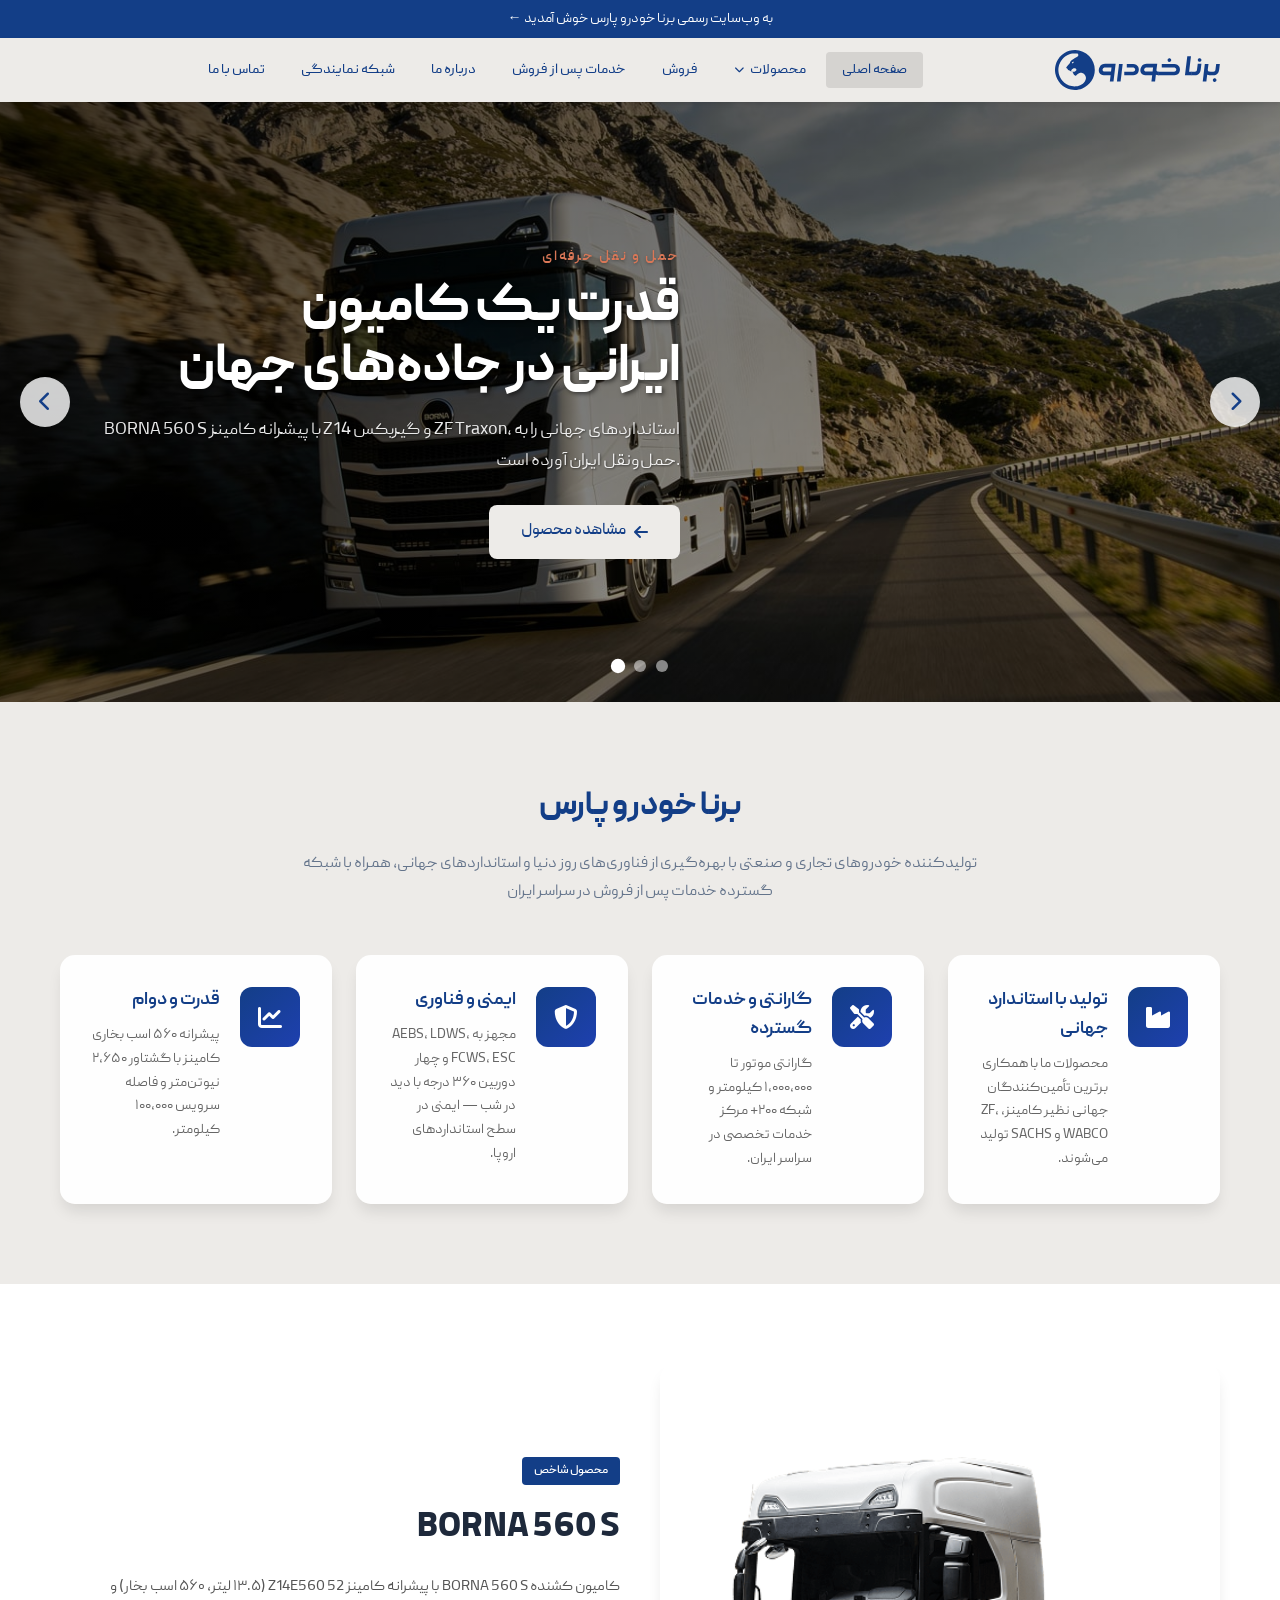
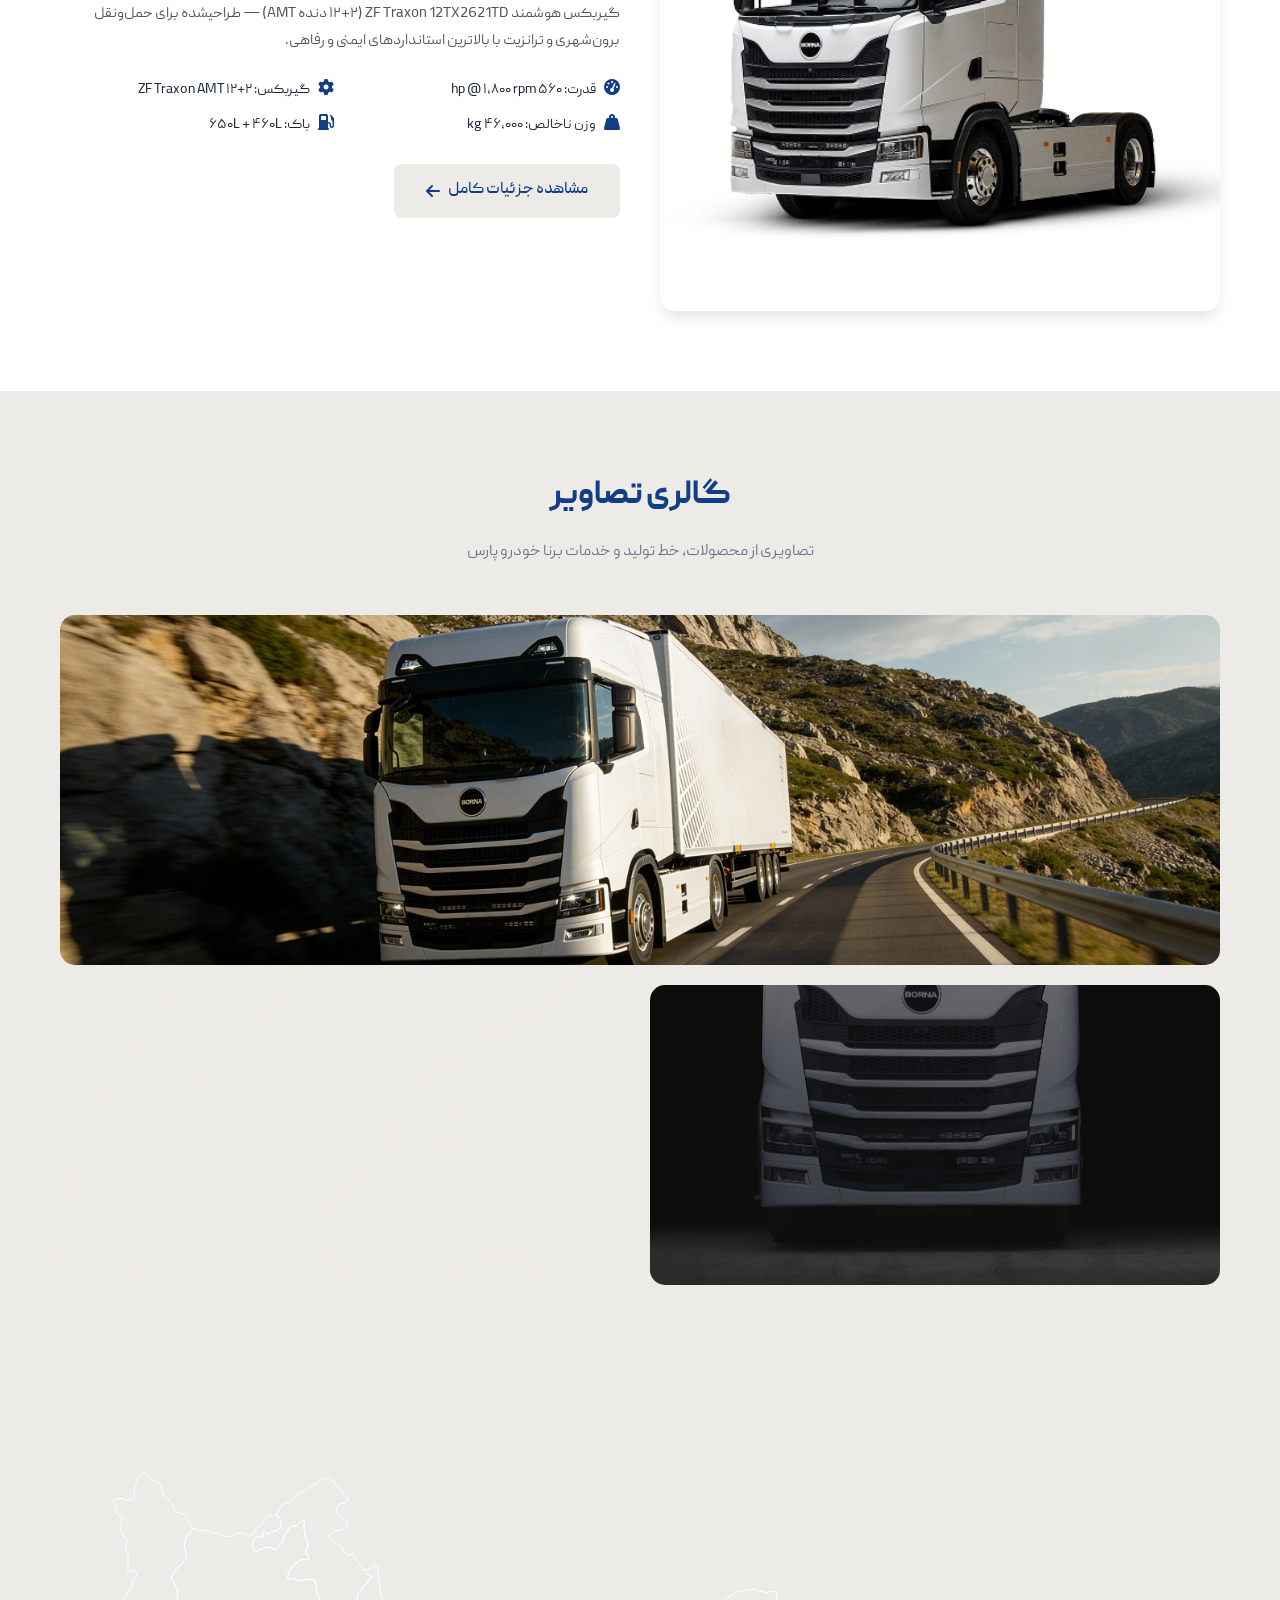
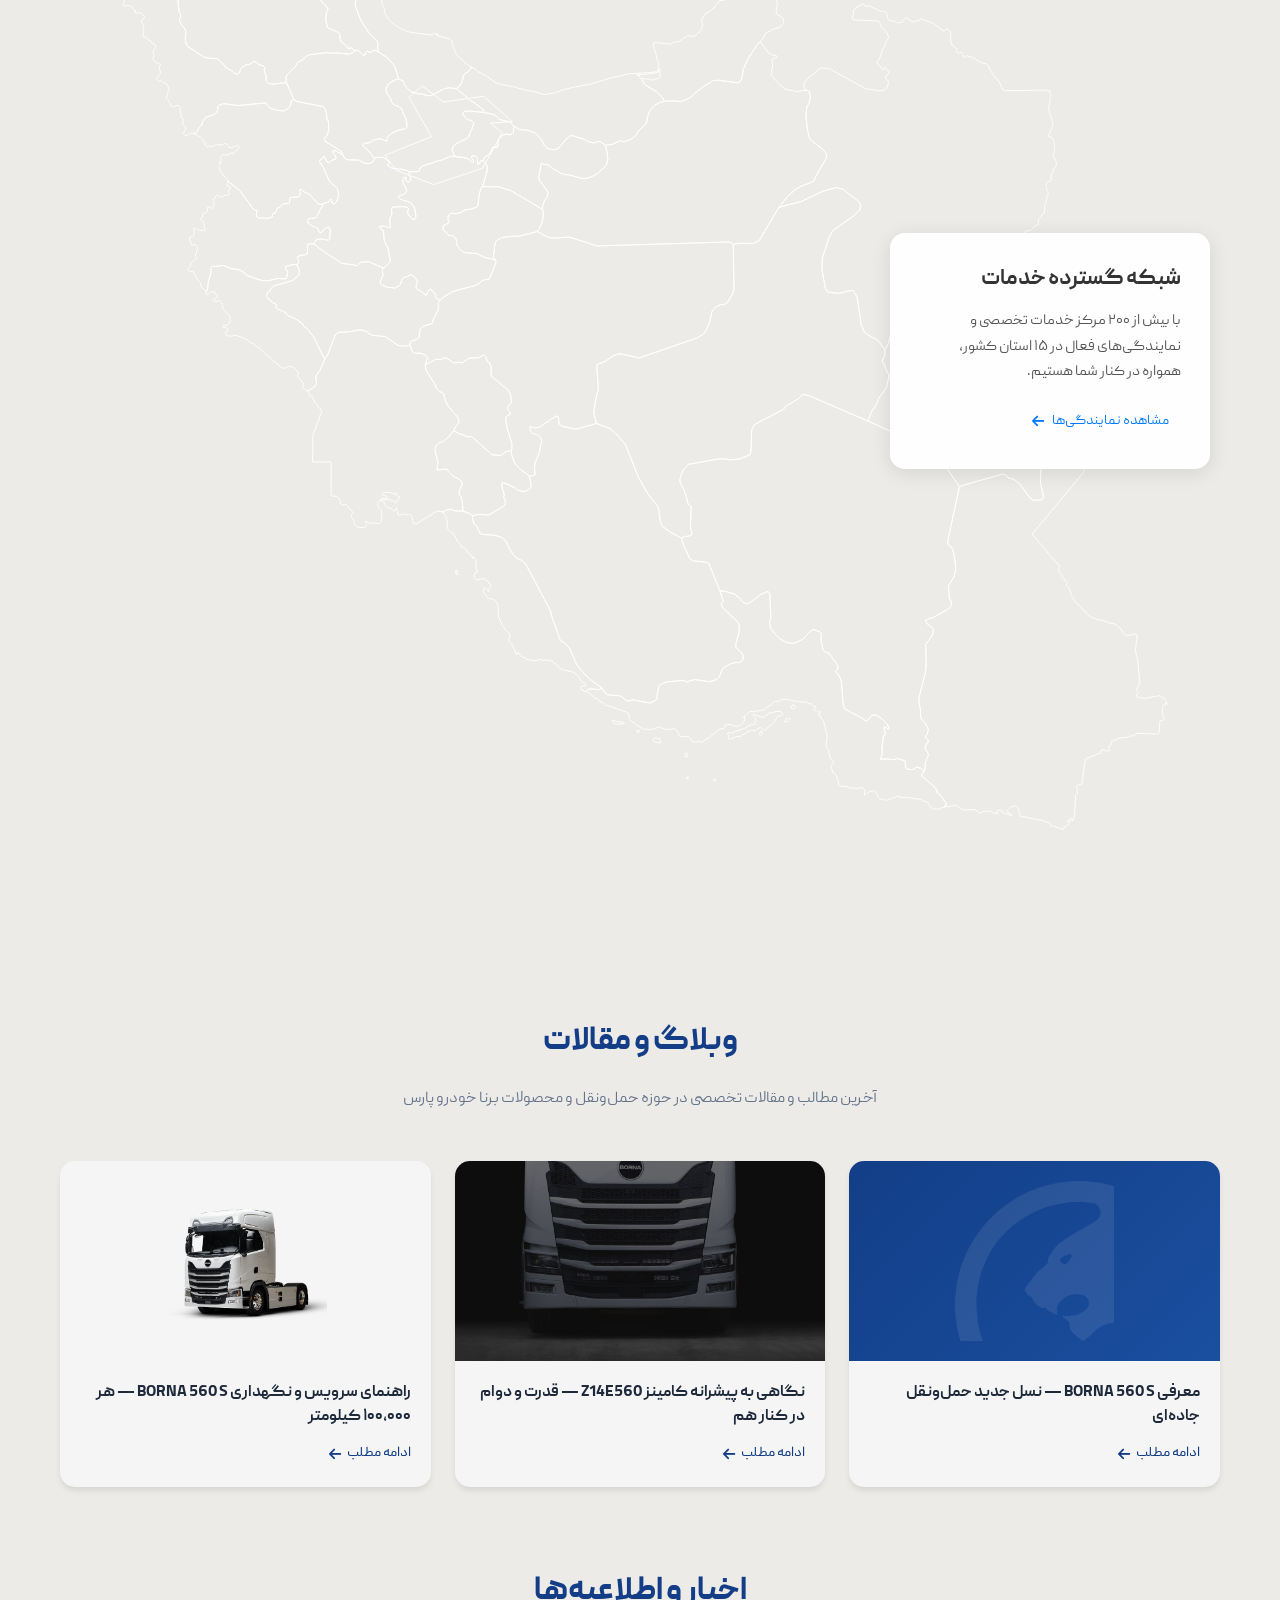
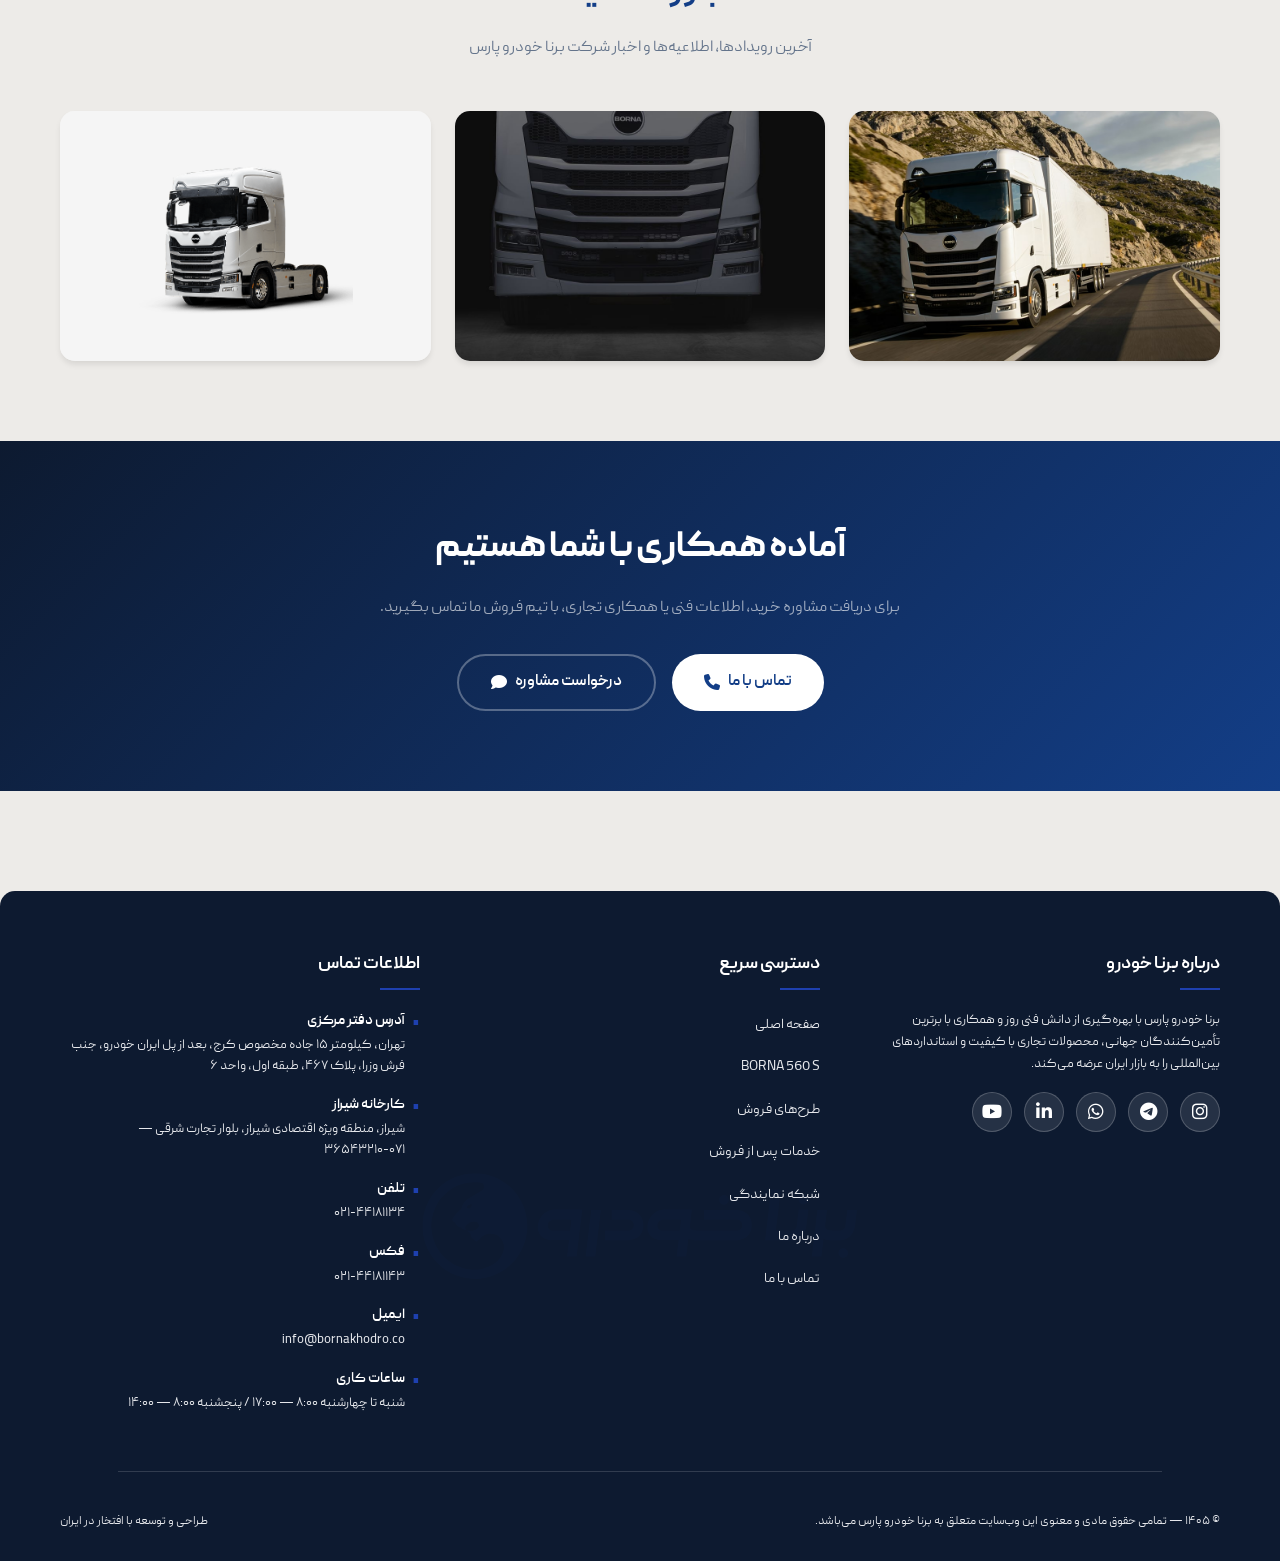
<file: index-v2.html>
<!doctype html>
<html lang="fa" dir="rtl">
<head>
  <meta charset="utf-8" />
  <meta name="viewport" content="width=device-width, initial-scale=1" />
  <title>برنا خودرو پارس — قدرتمند، پایدار، پیشرو</title>
  <meta name="description" content="برنا خودرو پارس — تولید کننده خودروهای تجاری و صنعتی با استانداردهای جهانی" />
  <link rel="icon" href="favicon.ico" />
  <link rel="stylesheet" href="https://cdn.jsdelivr.net/npm/bootstrap-icons@1.11.3/font/bootstrap-icons.min.css" />
  <link rel="stylesheet" href="https://lib.arvancloud.ir/font-awesome/6.3.0/css/all.min.css" />
  <style>
    @font-face { font-family: Peyda; font-style: normal; font-weight: 300; src: url(fonts/Peyda-Light.woff2) format('woff2'); }
    @font-face { font-family: Peyda; font-style: normal; font-weight: 400; src: url(fonts/Peyda-Regular.woff2) format('woff2'); }
    @font-face { font-family: Peyda; font-style: normal; font-weight: 500; src: url(fonts/Peyda-Medium.woff2) format('woff2'); }
    @font-face { font-family: Peyda; font-style: normal; font-weight: 600; src: url(fonts/Peyda-SemiBold.woff2) format('woff2'); }
    @font-face { font-family: Peyda; font-style: normal; font-weight: 700; src: url(fonts/Peyda-Bold.woff2) format('woff2'); }
    @font-face { font-family: Peyda; font-style: normal; font-weight: 800; src: url(fonts/Peyda-ExtraBold.woff2) format('woff2'); }
    @font-face { font-family: Peyda; font-style: normal; font-weight: 900; src: url(fonts/Peyda-Black.woff2) format('woff2'); }

    :root {
      --primary: #133e87;
      --primary-dark: #0d1a30;
      --primary-light: #1e40af;
      --primary-rgb: 19,62,135;
      --secondary: #edebe8;
      --secondary-dark: #d1cfcc;
      --accent: #c96442;
      --accent-light: #d97757;
      --light: #f8fafc;
      --dark: #1e293b;
      --text-dark: #1e293b;
      --text-gray: #64748b;
      --bg-card: rgba(255,255,255,0.95);
      --shadow-sm: 0 1px 2px 0 rgba(0,0,0,0.05);
      --shadow-md: 0 4px 6px -1px rgba(0,0,0,0.1);
      --shadow-lg: 0 10px 15px -3px rgba(0,0,0,0.1);
      --radius-sm: 6px;
      --radius-md: 8px;
      --radius-lg: 15px;
    }

    * { box-sizing: border-box; margin: 0; padding: 0; }
    body {
      background: var(--secondary);
      color: var(--text-dark);
      direction: rtl;
      font-family: Peyda, sans-serif;
      line-height: 1.6;
      min-height: 100vh;
      text-align: right;
    }
    a { text-decoration: none; color: inherit; }
    img { max-width: 100%; height: auto; display: block; }

    .container {
      max-width: 1200px;
      margin: 0 auto;
      padding: 0 20px;
    }

    /* ===== Notification Bar ===== */
    .notification-bar {
      background: var(--primary);
      color: #fff;
      font-size: 14px;
      padding: 8px 15px;
      text-align: center;
      width: 100%;
    }
    .notification-bar a {
      color: #fff;
      display: block;
      text-decoration: none;
    }
    .notification-bar a:hover { color: #f0f0f0; }

    /* ===== Header ===== */
    .header {
      background: var(--secondary);
      box-shadow: 0 2px 4px rgba(0,0,0,0.1);
      position: sticky;
      top: 0;
      z-index: 100;
    }
    .header-inner {
      display: flex;
      align-items: center;
      justify-content: space-between;
      max-width: 1200px;
      margin: 0 auto;
      padding: 12px 20px;
    }
    .header-logo { flex-shrink: 0; }
    .header-logo img { height: 40px; }
    .header-nav { display: flex; flex: 1; justify-content: center; }
    .nav-list {
      display: flex;
      align-items: center;
      gap: 4px;
      list-style: none;
    }
    .nav-list a {
      color: var(--primary);
      font-weight: 500;
      padding: 8px 16px;
      border-radius: 4px;
      transition: all 0.3s;
      font-size: 14px;
    }
    .nav-list a:hover,
    .nav-list a.active {
      background: #d5d3d0;
      color: var(--primary);
    }
    .nav-item { position: relative; }
    .dropdown-menu-custom {
      background: var(--secondary);
      border: none;
      border-radius: 8px;
      box-shadow: 0 4px 12px rgba(0,0,0,0.1);
      display: block;
      list-style: none;
      min-width: 200px;
      opacity: 0;
      padding: 8px 0;
      position: absolute;
      right: 0;
      top: 100%;
      transform: translateY(-10px);
      transition: all 0.3s ease;
      visibility: hidden;
      z-index: 1000;
    }
    .nav-item:hover .dropdown-menu-custom {
      opacity: 1;
      transform: translateY(0);
      visibility: visible;
    }
    .dropdown-menu-custom a {
      display: block;
      padding: 8px 16px;
      color: var(--primary);
      text-align: right;
      font-size: 14px;
    }
    .dropdown-menu-custom a:hover { background: #d5d3d0; }

    /* ===== Mobile Menu Trigger ===== */
    .menu-toggle { display: none; background: none; border: none; color: var(--primary); font-size: 24px; cursor: pointer; padding: 4px; }

    /* ===== Hero Slider ===== */
    .hero-slider {
      position: relative;
      width: 100%;
      height: 600px;
      overflow: hidden;
      direction: ltr;
    }
    .hero-slide {
      position: absolute;
      inset: 0;
      opacity: 0;
      transition: opacity 1s ease-in-out;
      display: flex;
      align-items: center;
      padding: 0 80px;
    }
    .hero-slide.active { opacity: 1; }
    .hero-slide-bg {
      position: absolute;
      inset: 0;
      background-size: cover;
      background-position: center;
      background-repeat: no-repeat;
    }
    .hero-slide-bg::after {
      content: '';
      position: absolute;
      inset: 0;
      background: linear-gradient(135deg, rgba(0,0,0,0.7) 0%, rgba(0,0,0,0.3) 100%);
    }
    .hero-content {
      position: relative;
      z-index: 2;
      max-width: 700px;
    }
    .hero-tag {
      color: var(--accent-light);
      font-size: 14px;
      font-weight: 600;
      letter-spacing: 2px;
      text-transform: uppercase;
      text-shadow: 0 1px 3px rgba(0,0,0,0.3);
    }
    .hero-title {
      color: #fff;
      font-size: 52px;
      font-weight: 800;
      line-height: 1.15;
      margin: 12px 0 16px;
      text-shadow: 2px 2px 4px rgba(0,0,0,0.5);
    }
    .hero-sub {
      color: rgba(255,255,255,0.9);
      font-size: 18px;
      line-height: 1.7;
      margin-bottom: 28px;
      text-shadow: 1px 1px 2px rgba(0,0,0,0.5);
      max-width: 600px;
    }
    .hero-btn {
      display: inline-flex;
      align-items: center;
      gap: 8px;
      background: var(--secondary);
      color: var(--primary);
      border: none;
      border-radius: 8px;
      padding: 14px 32px;
      font-family: inherit;
      font-size: 16px;
      font-weight: 500;
      cursor: pointer;
      transition: all 0.3s;
    }
    .hero-btn:hover {
      background: var(--primary);
      color: var(--secondary);
    }
    .slider-controls {
      position: absolute;
      top: 50%;
      transform: translateY(-50%);
      width: 100%;
      display: flex;
      justify-content: space-between;
      padding: 0 20px;
      z-index: 10;
      pointer-events: none;
    }
    .slider-btn {
      width: 50px;
      height: 50px;
      border-radius: 50%;
      background: rgba(255,255,255,0.8);
      border: none;
      color: var(--primary);
      font-size: 20px;
      cursor: pointer;
      pointer-events: all;
      transition: all 0.3s;
      display: flex;
      align-items: center;
      justify-content: center;
    }
    .slider-btn:hover { background: #fff; transform: scale(1.1); }
    .slider-dots {
      position: absolute;
      bottom: 30px;
      left: 50%;
      transform: translateX(-50%);
      display: flex;
      gap: 10px;
      z-index: 10;
    }
    .slider-dot {
      width: 12px;
      height: 12px;
      border-radius: 50%;
      background: rgba(255,255,255,0.5);
      cursor: pointer;
      transition: all 0.3s;
    }
    .slider-dot.active { background: #fff; transform: scale(1.2); }

    /* ===== Welcome Section ===== */
    .section { padding: 80px 0; }
    .section-title {
      font-size: 32px;
      font-weight: 800;
      color: var(--primary);
      text-align: center;
      margin-bottom: 16px;
    }
    .section-subtitle {
      font-size: 16px;
      color: var(--text-gray);
      text-align: center;
      max-width: 700px;
      margin: 0 auto 48px;
      line-height: 1.8;
    }
    .features-grid {
      display: grid;
      grid-template-columns: repeat(auto-fit, minmax(260px, 1fr));
      gap: 24px;
    }
    .feature-card {
      background: var(--bg-card);
      border-radius: 15px;
      padding: 32px;
      box-shadow: var(--shadow-lg);
      display: flex;
      gap: 20px;
      align-items: flex-start;
      transition: all 0.4s;
      cursor: default;
    }
    .feature-card:hover {
      transform: translateY(-8px);
      box-shadow: 0 12px 30px rgba(19,62,135,0.15);
    }
    .feature-icon {
      width: 60px;
      height: 60px;
      border-radius: 12px;
      background: linear-gradient(135deg, var(--primary), var(--primary-light));
      color: #fff;
      display: flex;
      align-items: center;
      justify-content: center;
      font-size: 24px;
      flex-shrink: 0;
    }
    .feature-card:hover .feature-icon {
      animation: rotate360 0.6s ease;
    }
    @keyframes rotate360 {
      0% { transform: rotate(0deg) scale(1); }
      50% { transform: rotate(180deg) scale(1.1); }
      100% { transform: rotate(360deg) scale(1); }
    }
    .feature-title {
      font-size: 18px;
      font-weight: 700;
      color: var(--primary);
      margin-bottom: 8px;
    }
    .feature-desc {
      font-size: 14px;
      color: #666;
      line-height: 1.7;
    }

    /* ===== Product Showcase ===== */
    .product-showcase {
      background: #fff;
      padding: 80px 0;
    }
    .product-grid {
      display: grid;
      grid-template-columns: 1fr 1fr;
      gap: 40px;
      align-items: center;
    }
    .product-image-wrapper {
      border-radius: 15px;
      overflow: hidden;
      box-shadow: var(--shadow-lg);
    }
    .product-image-wrapper img {
      width: 100%;
      transition: transform 0.5s;
    }
    .product-image-wrapper:hover img { transform: scale(1.03); }
    .product-info { }
    .product-badge {
      display: inline-block;
      background: var(--primary);
      color: #fff;
      font-size: 12px;
      font-weight: 600;
      padding: 4px 12px;
      border-radius: 4px;
      margin-bottom: 16px;
    }
    .product-name {
      font-size: 36px;
      font-weight: 800;
      color: var(--text-dark);
      margin-bottom: 16px;
    }
    .product-desc {
      font-size: 15px;
      color: #555;
      line-height: 1.8;
      margin-bottom: 24px;
    }
    .product-specs {
      display: grid;
      grid-template-columns: 1fr 1fr;
      gap: 12px;
      margin-bottom: 28px;
    }
    .product-spec {
      display: flex;
      gap: 8px;
      font-size: 14px;
    }
    .product-spec i {
      color: var(--primary);
      font-size: 16px;
    }

    /* ===== Gallery ===== */
    .gallery-grid {
      display: grid;
      grid-template-columns: 1fr 1fr;
      gap: 20px;
    }
    .gallery-grid .gallery-item:first-child {
      grid-column: 1 / -1;
      height: 350px;
    }
    .gallery-item {
      border-radius: 15px;
      overflow: hidden;
      position: relative;
      cursor: pointer;
      height: 300px;
    }
    .gallery-item img {
      width: 100%;
      height: 100%;
      object-fit: cover;
      transition: transform 0.5s;
    }
    .gallery-item:hover img { transform: scale(1.05); }
    .gallery-zoom {
      position: absolute;
      top: 50%;
      left: 50%;
      transform: translate(-50%, -50%) scale(0);
      width: 60px;
      height: 60px;
      border-radius: 50%;
      background: rgba(255,255,255,0.9);
      color: var(--primary);
      display: flex;
      align-items: center;
      justify-content: center;
      font-size: 24px;
      transition: transform 0.3s;
    }
    .gallery-item:hover .gallery-zoom { transform: translate(-50%, -50%) scale(1); }

    /* ===== Map Section ===== */
    .map-section {
      position: relative;
      padding: 60px 0;
    }
    .map-section img { border-radius: 15px; width: 100%; }
    .map-info-box {
      position: absolute;
      top: 50%;
      right: 30px;
      transform: translateY(-50%);
      background: rgba(255,255,255,0.95);
      backdrop-filter: blur(10px);
      border: 1px solid rgba(255,255,255,0.7);
      border-radius: 15px;
      padding: 28px;
      max-width: 320px;
      box-shadow: 0 4px 20px rgba(0,0,0,0.1);
      z-index: 10;
    }
    .map-info-title {
      font-size: 22px;
      font-weight: 700;
      color: #333;
      margin-bottom: 12px;
    }
    .map-info-text {
      font-size: 15px;
      color: #555;
      line-height: 1.7;
      margin-bottom: 16px;
    }
    .map-info-btn {
      display: inline-flex;
      align-items: center;
      gap: 8px;
      color: #007bff;
      background: none;
      border: none;
      cursor: pointer;
      font-family: inherit;
      font-size: 14px;
      padding: 8px 12px;
      border-radius: 8px;
      transition: all 0.2s;
    }
    .map-info-btn:hover { background: rgba(0,123,255,0.1); color: #0056b3; }

    /* ===== Blog Section ===== */
    .blog-section {
      background: var(--secondary);
      padding: 80px 0;
    }
    .blog-grid {
      display: grid;
      grid-template-columns: repeat(3, 1fr);
      gap: 24px;
    }
    .blog-card {
      background: #f5f5f5;
      border-radius: 15px;
      overflow: hidden;
      box-shadow: var(--shadow-md);
      transition: all 0.4s;
    }
    .blog-card:hover {
      transform: translateY(-6px);
      box-shadow: var(--shadow-lg);
    }
    .blog-card img {
      width: 100%;
      height: 200px;
      object-fit: cover;
    }
    .blog-body {
      padding: 20px;
    }
    .blog-body h4 {
      font-size: 16px;
      font-weight: 700;
      line-height: 1.5;
      margin-bottom: 12px;
    }
    .blog-body a {
      display: inline-flex;
      align-items: center;
      gap: 6px;
      color: var(--primary);
      font-size: 14px;
      font-weight: 500;
    }
    .blog-body a:hover { color: var(--primary-dark); }
    .blog-body a i { transition: transform 0.3s; }
    .blog-body a:hover i { transform: translateX(-3px); }

    /* ===== News Section ===== */
    .news-section {
      background: var(--secondary);
      padding: 0 0 80px;
    }
    .news-grid {
      display: grid;
      grid-template-columns: repeat(3, 1fr);
      gap: 24px;
    }
    .news-card {
      background: #f5f5f5;
      border-radius: 15px;
      overflow: hidden;
      box-shadow: var(--shadow-md);
      cursor: pointer;
      transition: all 0.5s;
      position: relative;
    }
    .news-card:hover {
      transform: translateY(-8px);
      box-shadow: 0 12px 30px rgba(0,0,0,0.15);
    }
    .news-card img {
      width: 100%;
      height: 250px;
      object-fit: cover;
      transition: transform 0.5s;
    }
    .news-card:hover img { transform: scale(1.05); }
    .news-overlay {
      position: absolute;
      inset: 0;
      background: linear-gradient(180deg, transparent 0%, rgba(0,0,0,0.1) 30%, rgba(0,0,0,0.7));
      display: flex;
      align-items: flex-end;
      padding: 20px;
      opacity: 0;
      transition: opacity 0.4s;
    }
    .news-card:hover .news-overlay { opacity: 1; }
    .news-overlay-content {
      color: #fff;
      transform: translateY(20px);
      transition: transform 0.4s;
    }
    .news-card:hover .news-overlay-content { transform: translateY(0); }
    .news-overlay-content h4 { font-size: 18px; font-weight: 700; margin-bottom: 6px; }
    .news-overlay-content .date { font-size: 13px; opacity: 0.8; margin-bottom: 8px; }
    .news-overlay-content p { font-size: 13px; line-height: 1.5; opacity: 0; transition: opacity 0.3s 0.1s; }
    .news-card:hover .news-overlay-content p { opacity: 0.9; }

    /* ===== CTA Section ===== */
    .cta-section {
      background: linear-gradient(135deg, var(--primary-dark), var(--primary));
      padding: 80px 0;
      text-align: center;
      color: #fff;
    }
    .cta-section h2 {
      font-size: 36px;
      font-weight: 800;
      margin-bottom: 16px;
    }
    .cta-section p {
      color: rgba(255,255,255,0.6);
      font-size: 16px;
      max-width: 600px;
      margin: 0 auto 32px;
      line-height: 1.7;
    }
    .cta-buttons {
      display: flex;
      gap: 16px;
      justify-content: center;
      flex-wrap: wrap;
    }
    .cta-btn {
      display: inline-flex;
      align-items: center;
      gap: 8px;
      padding: 14px 32px;
      border-radius: 50px;
      font-family: inherit;
      font-size: 16px;
      font-weight: 600;
      cursor: pointer;
      transition: all 0.4s;
      border: none;
    }
    .cta-btn.primary {
      background: #fff;
      color: var(--primary);
    }
    .cta-btn.primary:hover {
      transform: translateY(-3px);
      box-shadow: 0 8px 25px rgba(0,0,0,0.2);
    }
    .cta-btn.secondary {
      background: transparent;
      border: 2px solid rgba(255,255,255,0.3);
      color: #fff;
    }
    .cta-btn.secondary:hover {
      background: rgba(255,255,255,0.1);
      border-color: #fff;
    }

    /* ===== Footer ===== */
    .footer {
      background: var(--primary-dark);
      border-radius: 15px 15px 0 0;
      padding: 60px 0 30px;
      margin-top: 100px;
      position: relative;
      overflow: hidden;
    }
    .footer-logo-bg {
      position: absolute;
      width: 34%;
      height: auto;
      opacity: 0.05;
      top: 50%;
      left: 50%;
      transform: translate(-50%, -50%);
      pointer-events: none;
    }
    .footer-inner {
      max-width: 1200px;
      margin: 0 auto;
      padding: 0 20px;
      position: relative;
      z-index: 2;
    }
    .footer-grid {
      display: grid;
      grid-template-columns: 1fr 1fr 1fr;
      gap: 40px;
      margin-bottom: 40px;
    }
    .footer-col h4 {
      color: #fff;
      font-size: 18px;
      font-weight: 700;
      margin-bottom: 20px;
      padding-bottom: 10px;
      position: relative;
    }
    .footer-col h4::after {
      content: '';
      position: absolute;
      bottom: 0;
      right: 0;
      width: 40px;
      height: 2px;
      background: var(--primary-light);
    }
    .footer-contact-item {
      margin-bottom: 16px;
    }
    .footer-contact-item strong {
      display: block;
      color: #fff;
      font-size: 14px;
      font-weight: 600;
      margin-bottom: 4px;
      padding-right: 15px;
      position: relative;
    }
    .footer-contact-item strong::before {
      content: '•';
      color: var(--primary-light);
      font-size: 18px;
      position: absolute;
      right: 0;
    }
    .footer-contact-item span {
      display: block;
      color: #e5e7eb;
      font-size: 13px;
      padding-right: 15px;
      line-height: 1.6;
    }
    .footer-links {
      list-style: none;
    }
    .footer-links li { margin-bottom: 12px; }
    .footer-links a {
      color: #e5e7eb;
      font-size: 14px;
      display: block;
      padding: 4px 0;
      transition: all 0.3s;
    }
    .footer-links a:hover {
      color: #fff;
      padding-right: 5px;
      transform: translateX(-5px);
    }
    .footer-social {
      display: flex;
      gap: 12px;
      margin-top: 16px;
    }
    .footer-social a {
      width: 40px;
      height: 40px;
      border-radius: 50%;
      border: 1px solid rgba(255,255,255,0.2);
      background: rgba(255,255,255,0.1);
      color: #fff;
      display: flex;
      align-items: center;
      justify-content: center;
      font-size: 18px;
      transition: all 0.3s;
    }
    .footer-social a:hover {
      background: var(--primary-light);
      transform: translateY(-3px);
      box-shadow: 0 4px 12px rgba(30,64,175,0.4);
    }
    .footer-divider {
      border: none;
      border-top: 0.5px solid rgba(255,255,255,0.15);
      margin: 30px auto 40px;
      max-width: 1129px;
      width: 90%;
    }
    .footer-bottom {
      display: flex;
      justify-content: space-between;
      align-items: center;
    }
    .footer-bottom p {
      color: #e5e7eb;
      font-size: 12px;
    }

    /* ===== Mobile ===== */
    .mobile-menu-overlay {
      display: none;
      position: fixed;
      inset: 0;
      background: rgba(0,0,0,0.7);
      z-index: 200;
    }
    .mobile-menu-overlay.show { display: block; }
    .mobile-menu {
      position: fixed;
      top: 0;
      right: -100%;
      width: 80%;
      max-width: 300px;
      height: 100vh;
      background: #fff;
      z-index: 201;
      transition: right 0.3s;
      overflow-y: auto;
      box-shadow: -2px 0 10px rgba(0,0,0,0.1);
    }
    .mobile-menu.show { right: 0; }
    .mobile-menu-header {
      background: var(--secondary);
      padding: 16px;
      display: flex;
      justify-content: space-between;
      align-items: center;
      border-bottom: 1px solid #eee;
    }
    .mobile-menu-header h5 {
      color: var(--primary);
      font-size: 18px;
    }
    .close-btn {
      background: none;
      border: none;
      color: var(--primary);
      font-size: 24px;
      cursor: pointer;
    }
    .mobile-nav {
      list-style: none;
      padding: 16px;
    }
    .mobile-nav li { margin-bottom: 8px; }
    .mobile-nav a {
      display: block;
      padding: 12px 16px;
      color: var(--primary);
      font-weight: 500;
      border-radius: 8px;
      transition: background 0.3s;
    }
    .mobile-nav a:hover { background: rgba(93,95,239,0.1); }

    /* ===== Responsive ===== */
    @media (max-width: 992px) {
      .header-nav { display: none; }
      .menu-toggle { display: block; }
      .hero-slider { height: 500px; }
      .hero-title { font-size: 38px; }
      .product-grid { grid-template-columns: 1fr; }
      .blog-grid, .news-grid { grid-template-columns: repeat(2, 1fr); }
      .footer-grid { grid-template-columns: 1fr 1fr; }
    }
    @media (max-width: 768px) {
      .section { padding: 60px 0; }
      .hero-slider { height: 400px; }
      .hero-slide { padding: 0 30px; }
      .hero-title { font-size: 30px; }
      .hero-sub { font-size: 15px; }
      .hero-btn { font-size: 14px; padding: 12px 24px; }
      .slider-btn { width: 40px; height: 40px; font-size: 16px; }
      .section-title { font-size: 26px; }
      .features-grid { grid-template-columns: 1fr; }
      .product-name { font-size: 28px; }
      .product-specs { grid-template-columns: 1fr; }
      .gallery-grid { grid-template-columns: 1fr; }
      .gallery-grid .gallery-item:first-child { height: 250px; }
      .gallery-item { height: 250px; }
      .map-info-box {
        position: static;
        transform: none;
        max-width: 100%;
        margin-top: 20px;
      }
      .blog-grid, .news-grid { grid-template-columns: 1fr; }
      .footer-grid { grid-template-columns: 1fr; }
      .footer-bottom { flex-direction: column; gap: 8px; text-align: center; }
      .cta-section h2 { font-size: 28px; }
    }
    @media (max-width: 480px) {
      .hero-slider { height: 350px; }
      .hero-title { font-size: 24px; }
      .hero-sub { font-size: 14px; }
      .section { padding: 40px 0; }
      .section-title { font-size: 22px; }
    }
  </style>
</head>
<body>

  <!-- Notification Bar -->
  <div class="notification-bar">
    <a href="https://bornakhodro.co" target="_blank">به وب‌سایت رسمی برنا خودرو پارس خوش آمدید ←</a>
  </div>

  <!-- Header -->
  <header class="header">
    <div class="header-inner">
      <button class="menu-toggle" id="menuToggle" aria-label="منو">☰</button>
      <a href="index-v2.html" class="header-logo">
        <img src="logo-borna.svg" alt="برنا خودرو پارس" />
      </a>
      <nav class="header-nav">
        <ul class="nav-list">
          <li><a href="#" class="active">صفحه اصلی</a></li>
          <li class="nav-item">
            <a href="#">محصولات <i class="fas fa-chevron-down" style="font-size:10px; margin-right:4px;"></i></a>
            <ul class="dropdown-menu-custom">
              <li><a href="screens/products.html">BORNA 560 S</a></li>
            </ul>
          </li>
          <li><a href="screens/sales.html">فروش</a></li>
          <li><a href="screens/after-sales.html">خدمات پس از فروش</a></li>
          <li><a href="screens/about.html">درباره ما</a></li>
          <li><a href="screens/agents.html">شبکه نمایندگی</a></li>
          <li><a href="screens/contact.html">تماس با ما</a></li>
        </ul>
      </nav>
    </div>
  </header>

  <!-- Mobile Menu -->
  <div class="mobile-menu-overlay" id="mobileOverlay"></div>
  <div class="mobile-menu" id="mobileMenu">
    <div class="mobile-menu-header">
      <h5>برنا خودرو پارس</h5>
      <button class="close-btn" id="closeBtn">✕</button>
    </div>
    <ul class="mobile-nav">
      <li><a href="#" class="active">صفحه اصلی</a></li>
      <li><a href="screens/products.html">محصولات — BORNA 560 S</a></li>
      <li><a href="screens/sales.html">فروش</a></li>
      <li><a href="screens/after-sales.html">خدمات پس از فروش</a></li>
      <li><a href="screens/about.html">درباره ما</a></li>
      <li><a href="screens/agents.html">شبکه نمایندگی</a></li>
      <li><a href="screens/contact.html">تماس با ما</a></li>
      <li><a href="admin.html">پنل مدیریت</a></li>
    </ul>
  </div>

  <!-- Hero Slider -->
  <div class="hero-slider" id="heroSlider">
    <div class="hero-slide active" data-index="0">
      <div class="hero-slide-bg" style="background-image:url(slider-main.jpg);"></div>
      <div class="hero-content">
        <div class="hero-tag">حمل و نقل حرفه‌ای</div>
        <h1 class="hero-title">قدرت یک کامیون<br/>ایرانی در جاده‌های جهان</h1>
        <p class="hero-sub">BORNA 560 S با پیشرانه کامینز Z14 و گیربکس ZF Traxon، استانداردهای جهانی را به حمل‌ونقل ایران آورده است.</p>
        <a href="screens/products.html" class="hero-btn">مشاهده محصول <i class="fas fa-arrow-left"></i></a>
      </div>
    </div>
    <div class="hero-slide" data-index="1">
      <div class="hero-slide-bg" style="background-image:url(poster-product.png); background-size:contain; background-position:center; background-color:#0d1a30;"></div>
      <div class="hero-content">
        <div class="hero-tag">مهندسی برتر</div>
        <h1 class="hero-title">پیشرانه کامینز<br/>قدرت ۵۶۰ اسب بخار</h1>
        <p class="hero-sub">فناوری ۱۳.۵ لیتری کامینز Z14E560 52 با دوام بالا و مصرف بهینه، برای طولانی‌ترین مسیرهای تجاری.</p>
        <a href="screens/products.html" class="hero-btn">مشخصات فنی <i class="fas fa-arrow-left"></i></a>
      </div>
    </div>
    <div class="hero-slide" data-index="2">
      <div class="hero-slide-bg" style="background-image:url(hero-img2.jpg);"></div>
      <div class="hero-content">
        <div class="hero-tag">شبکه گسترده</div>
        <h1 class="hero-title">خدمات پس از فروش<br/>در سراسر ایران</h1>
        <p class="hero-sub">۲۰۰+ مرکز خدمات تخصصی، گارانتی موتور ۱,۰۰۰,۰۰۰ کیلومتر و تأمین قطعات اصلی در ۳۱ استان کشور.</p>
        <a href="screens/after-sales.html" class="hero-btn">بیشتر بدانید <i class="fas fa-arrow-left"></i></a>
      </div>
    </div>
    <div class="slider-controls">
      <button class="slider-btn" id="sliderNext"><i class="fas fa-chevron-left"></i></button>
      <button class="slider-btn" id="sliderPrev"><i class="fas fa-chevron-right"></i></button>
    </div>
    <div class="slider-dots" id="sliderDots">
      <div class="slider-dot active"></div>
      <div class="slider-dot"></div>
      <div class="slider-dot"></div>
    </div>
  </div>

  <!-- Welcome Section -->
  <section class="section">
    <div class="container">
      <h2 class="section-title">برنا خودرو پارس</h2>
      <p class="section-subtitle">تولیدکننده خودروهای تجاری و صنعتی با بهره‌گیری از فناوری‌های روز دنیا و استانداردهای جهانی، همراه با شبکه گسترده خدمات پس از فروش در سراسر ایران</p>
      <div class="features-grid">
        <div class="feature-card">
          <div class="feature-icon"><i class="fas fa-industry"></i></div>
          <div>
            <h3 class="feature-title">تولید با استاندارد جهانی</h3>
            <p class="feature-desc">محصولات ما با همکاری برترین تأمین‌کنندگان جهانی نظیر کامینز، ZF، WABCO و SACHS تولید می‌شوند.</p>
          </div>
        </div>
        <div class="feature-card">
          <div class="feature-icon"><i class="fas fa-tools"></i></div>
          <div>
            <h3 class="feature-title">گارانتی و خدمات گسترده</h3>
            <p class="feature-desc">گارانتی موتور تا ۱,۰۰۰,۰۰۰ کیلومتر و شبکه ۲۰۰+ مرکز خدمات تخصصی در سراسر ایران.</p>
          </div>
        </div>
        <div class="feature-card">
          <div class="feature-icon"><i class="fas fa-shield-alt"></i></div>
          <div>
            <h3 class="feature-title">ایمنی و فناوری</h3>
            <p class="feature-desc">مجهز به AEBS، LDWS، FCWS، ESC و چهار دوربین ۳۶۰ درجه با دید در شب — ایمنی در سطح استانداردهای اروپا.</p>
          </div>
        </div>
        <div class="feature-card">
          <div class="feature-icon"><i class="fas fa-chart-line"></i></div>
          <div>
            <h3 class="feature-title">قدرت و دوام</h3>
            <p class="feature-desc">پیشرانه ۵۶۰ اسب بخاری کامینز با گشتاور ۲,۶۵۰ نیوتن‌متر و فاصله سرویس ۱۰۰,۰۰۰ کیلومتر.</p>
          </div>
        </div>
      </div>
    </div>
  </section>

  <!-- Product Showcase -->
  <section class="product-showcase">
    <div class="container">
      <div class="product-grid">
        <div class="product-image-wrapper">
          <img src="poster-product.png" alt="BORNA 560 S" />
        </div>
        <div class="product-info">
          <span class="product-badge">محصول شاخص</span>
          <h2 class="product-name">BORNA 560 S</h2>
          <p class="product-desc">کامیون کشنده BORNA 560 S با پیشرانه کامینز Z14E560 52 (۱۳.۵ لیتر، ۵۶۰ اسب بخار) و گیربکس هوشمند ZF Traxon 12TX2621TD (۱۲+۲ دنده AMT) — طراحیشده برای حمل‌ونقل برون‌شهری و ترانزیت با بالاترین استانداردهای ایمنی و رفاهی.</p>
          <div class="product-specs">
            <div class="product-spec"><i class="fas fa-tachometer-alt"></i> <span>قدرت: ۵۶۰ hp @ ۱,۸۰۰ rpm</span></div>
            <div class="product-spec"><i class="fas fa-cog"></i> <span>گیربکس: ZF Traxon AMT ۱۲+۲</span></div>
            <div class="product-spec"><i class="fas fa-weight-hanging"></i> <span>وزن ناخالص: ۴۶,۰۰۰ kg</span></div>
            <div class="product-spec"><i class="fas fa-gas-pump"></i> <span>باک: ۶۵۰L + ۴۶۰L</span></div>
          </div>
          <a href="screens/products.html" class="hero-btn">مشاهده جزئیات کامل <i class="fas fa-arrow-left"></i></a>
        </div>
      </div>
    </div>
  </section>

  <!-- Gallery -->
  <section class="section">
    <div class="container">
      <h2 class="section-title">گالری تصاویر</h2>
      <p class="section-subtitle">تصاویری از محصولات، خط تولید و خدمات برنا خودرو پارس</p>
      <div class="gallery-grid">
        <div class="gallery-item">
          <img src="slider-main.jpg" alt="BORNA 560 S نمای کامل" />
          <div class="gallery-zoom"><i class="fas fa-search-plus"></i></div>
        </div>
        <div class="gallery-item">
          <img src="hero-img2.jpg" alt="نمای جانبی" />
          <div class="gallery-zoom"><i class="fas fa-search-plus"></i></div>
        </div>
        <div class="gallery-item">
          <img src="hero-img1.png" alt="جزئیات فنی" />
          <div class="gallery-zoom"><i class="fas fa-search-plus"></i></div>
        </div>
      </div>
    </div>
  </section>

  <!-- Map Section -->
  <section class="map-section">
    <div class="container" style="position:relative;">
      <img src="images/iran-map.svg" alt="نقشه ایران" />
      <div class="map-info-box">
        <h3 class="map-info-title">شبکه گسترده خدمات</h3>
        <p class="map-info-text">با بیش از ۲۰۰ مرکز خدمات تخصصی و نمایندگی‌های فعال در ۱۵ استان کشور، همواره در کنار شما هستیم.</p>
        <a href="screens/agents.html" class="map-info-btn">مشاهده نمایندگی‌ها <i class="fas fa-arrow-left"></i></a>
      </div>
    </div>
  </section>

  <!-- Blog Section -->
  <section class="blog-section">
    <div class="container">
      <h2 class="section-title">وبلاگ و مقالات</h2>
      <p class="section-subtitle">آخرین مطالب و مقالات تخصصی در حوزه حمل‌ونقل و محصولات برنا خودرو پارس</p>
      <div class="blog-grid">
        <div class="blog-card">
          <img src="hero-img1.png" alt="معرفی BORNA 560 S" style="background:linear-gradient(135deg,#133e87,#1a4fa0); object-fit:contain; padding:20px;" />
          <div class="blog-body">
            <h4>معرفی BORNA 560 S — نسل جدید حمل‌ونقل جاده‌ای</h4>
            <a href="#">ادامه مطلب <i class="fas fa-arrow-left"></i></a>
          </div>
        </div>
        <div class="blog-card">
          <img src="hero-img2.jpg" alt="پیشرانه کامینز" />
          <div class="blog-body">
            <h4>نگاهی به پیشرانه کامینز Z14E560 — قدرت و دوام در کنار هم</h4>
            <a href="#">ادامه مطلب <i class="fas fa-arrow-left"></i></a>
          </div>
        </div>
        <div class="blog-card">
          <img src="poster-product.png" alt="سرویس و نگهداری" style="object-fit:contain; background:#f5f5f5; padding:20px;" />
          <div class="blog-body">
            <h4>راهنمای سرویس و نگهداری BORNA 560 S — هر ۱۰۰,۰۰۰ کیلومتر</h4>
            <a href="#">ادامه مطلب <i class="fas fa-arrow-left"></i></a>
          </div>
        </div>
      </div>
    </div>
  </section>

  <!-- News Section -->
  <section class="news-section">
    <div class="container">
      <h2 class="section-title">اخبار و اطلاعیه‌ها</h2>
      <p class="section-subtitle">آخرین رویدادها، اطلاعیه‌ها و اخبار شرکت برنا خودرو پارس</p>
      <div class="news-grid">
        <div class="news-card">
          <img src="slider-main.jpg" alt="خبر" />
          <div class="news-overlay">
            <div class="news-overlay-content">
              <span class="date">۱۵ اردیبهشت ۱۴۰۵</span>
              <h4>آغاز فروش ویژه BORNA 560 S با شرایط اقساطی</h4>
              <p>طرح فروش اقساطی ۲۴ ماهه با کمترین بهره برای خریداران حرفه‌ای حمل‌ونقل آغاز شد.</p>
            </div>
          </div>
        </div>
        <div class="news-card">
          <img src="hero-img2.jpg" alt="خبر" />
          <div class="news-overlay">
            <div class="news-overlay-content">
              <span class="date">۸ اردیبهشت ۱۴۰۵</span>
              <h4>حضور برنا خودرو پارس در نمایشگاه بین‌المللی خودرو</h4>
              <p>برنا خودرو پارس با جدیدترین محصول خود در نمایشگاه بین‌المللی تهران حضور یافت.</p>
            </div>
          </div>
        </div>
        <div class="news-card">
          <img src="poster-product.png" alt="خبر" style="object-fit:contain; background:#f5f5f5; padding:20px;" />
          <div class="news-overlay">
            <div class="news-overlay-content">
              <span class="date">۱ اردیبهشت ۱۴۰۵</span>
              <h4>تمدید گارانتی موتور تا ۱,۰۰۰,۰۰۰ کیلومتر</h4>
              <p>گارانتی موتور کامینز Z14 برای همه خریداران جدید به یک میلیون کیلومتر افزایش یافت.</p>
            </div>
          </div>
        </div>
      </div>
    </div>
  </section>

  <!-- CTA Section -->
  <section class="cta-section">
    <div class="container">
      <h2>آماده همکاری با شما هستیم</h2>
      <p>برای دریافت مشاوره خرید، اطلاعات فنی یا همکاری تجاری، با تیم فروش ما تماس بگیرید.</p>
      <div class="cta-buttons">
        <a href="screens/contact.html" class="cta-btn primary">تماس با ما <i class="fas fa-phone"></i></a>
        <a href="screens/products.html" class="cta-btn secondary">درخواست مشاوره <i class="fas fa-comment"></i></a>
      </div>
    </div>
  </section>

  <!-- Footer -->
  <footer class="footer">
    <img src="logo-borna.svg" alt="" class="footer-logo-bg" />
    <div class="footer-inner">
      <div class="footer-grid">
        <div class="footer-col">
          <h4>درباره برنا خودرو</h4>
          <p style="color:#e5e7eb; font-size:13px; line-height:1.7; margin-bottom:16px;">
            برنا خودرو پارس با بهره‌گیری از دانش فنی روز و همکاری با برترین تأمین‌کنندگان جهانی، محصولات تجاری با کیفیت و استانداردهای بین‌المللی را به بازار ایران عرضه می‌کند.
          </p>
          <div class="footer-social">
            <a href="#"><i class="fab fa-instagram"></i></a>
            <a href="#"><i class="fab fa-telegram-plane"></i></a>
            <a href="#"><i class="fab fa-whatsapp"></i></a>
            <a href="#"><i class="fab fa-linkedin-in"></i></a>
            <a href="#"><i class="fab fa-youtube"></i></a>
          </div>
        </div>
        <div class="footer-col">
          <h4>دسترسی سریع</h4>
          <ul class="footer-links">
            <li><a href="#">صفحه اصلی</a></li>
            <li><a href="screens/products.html">BORNA 560 S</a></li>
            <li><a href="screens/sales.html">طرح‌های فروش</a></li>
            <li><a href="screens/after-sales.html">خدمات پس از فروش</a></li>
            <li><a href="screens/agents.html">شبکه نمایندگی</a></li>
            <li><a href="screens/about.html">درباره ما</a></li>
            <li><a href="screens/contact.html">تماس با ما</a></li>
          </ul>
        </div>
        <div class="footer-col">
          <h4>اطلاعات تماس</h4>
          <div class="footer-contact-item">
            <strong>آدرس دفتر مرکزی</strong>
            <span>تهران، کیلومتر ۱۵ جاده مخصوص کرج، بعد از پل ایران خودرو، جنب فرش وزرا، پلاک ۴۶۷، طبقه اول، واحد ۶</span>
          </div>
          <div class="footer-contact-item">
            <strong>کارخانه شیراز</strong>
            <span>شیراز، منطقه ویژه اقتصادی شیراز، بلوار تجارت شرقی — ۰۷۱-۳۶۵۴۳۲۱۰</span>
          </div>
          <div class="footer-contact-item">
            <strong>تلفن</strong>
            <span dir="ltr">۰۲۱-۴۴۱۸۱۱۳۴</span>
          </div>
          <div class="footer-contact-item">
            <strong>فکس</strong>
            <span dir="ltr">۰۲۱-۴۴۱۸۱۱۴۳</span>
          </div>
          <div class="footer-contact-item">
            <strong>ایمیل</strong>
            <span dir="ltr">info@bornakhodro.co</span>
          </div>
          <div class="footer-contact-item">
            <strong>ساعات کاری</strong>
            <span>شنبه تا چهارشنبه ۸:۰۰ — ۱۷:۰۰ / پنجشنبه ۸:۰۰ — ۱۴:۰۰</span>
          </div>
        </div>
      </div>
      <hr class="footer-divider" />
      <div class="footer-bottom">
        <p>© ۱۴۰۵ — تمامی حقوق مادی و معنوی این وب‌سایت متعلق به برنا خودرو پارس می‌باشد.</p>
        <p>طراحی و توسعه با افتخار در ایران</p>
      </div>
    </div>
  </footer>

  <!-- JS -->
  <script>
    document.addEventListener('DOMContentLoaded', function() {
      // Mobile Menu
      var menuToggle = document.getElementById('menuToggle');
      var mobileMenu = document.getElementById('mobileMenu');
      var mobileOverlay = document.getElementById('mobileOverlay');
      var closeBtn = document.getElementById('closeBtn');

      function openMenu() {
        mobileMenu.classList.add('show');
        mobileOverlay.classList.add('show');
        document.body.style.overflow = 'hidden';
      }
      function closeMenu() {
        mobileMenu.classList.remove('show');
        mobileOverlay.classList.remove('show');
        document.body.style.overflow = '';
      }

      if (menuToggle) menuToggle.addEventListener('click', openMenu);
      if (closeBtn) closeBtn.addEventListener('click', closeMenu);
      if (mobileOverlay) mobileOverlay.addEventListener('click', closeMenu);
      document.querySelectorAll('.mobile-nav a').forEach(function(a) {
        a.addEventListener('click', closeMenu);
      });

      // Hero Slider
      var slides = document.querySelectorAll('.hero-slide');
      var dots = document.querySelectorAll('.slider-dot');
      var prevBtn = document.getElementById('sliderPrev');
      var nextBtn = document.getElementById('sliderNext');
      var current = 0;
      var autoTimer = null;

      function goTo(index) {
        slides.forEach(function(s, i) {
          s.classList.toggle('active', i === index);
        });
        dots.forEach(function(d, i) {
          d.classList.toggle('active', i === index);
        });
        current = index;
        resetTimer();
      }

      function nextSlide() {
        goTo((current + 1) % slides.length);
      }

      function prevSlide() {
        goTo((current - 1 + slides.length) % slides.length);
      }

      function resetTimer() {
        if (autoTimer) clearInterval(autoTimer);
        autoTimer = setInterval(nextSlide, 7000);
      }

      if (nextBtn) nextBtn.addEventListener('click', function(e) { e.stopPropagation(); nextSlide(); });
      if (prevBtn) prevBtn.addEventListener('click', function(e) { e.stopPropagation(); prevSlide(); });
      dots.forEach(function(dot, i) {
        dot.addEventListener('click', function() { goTo(i); });
      });

      resetTimer();
    });
  </script>

</body>
</html>
</file>
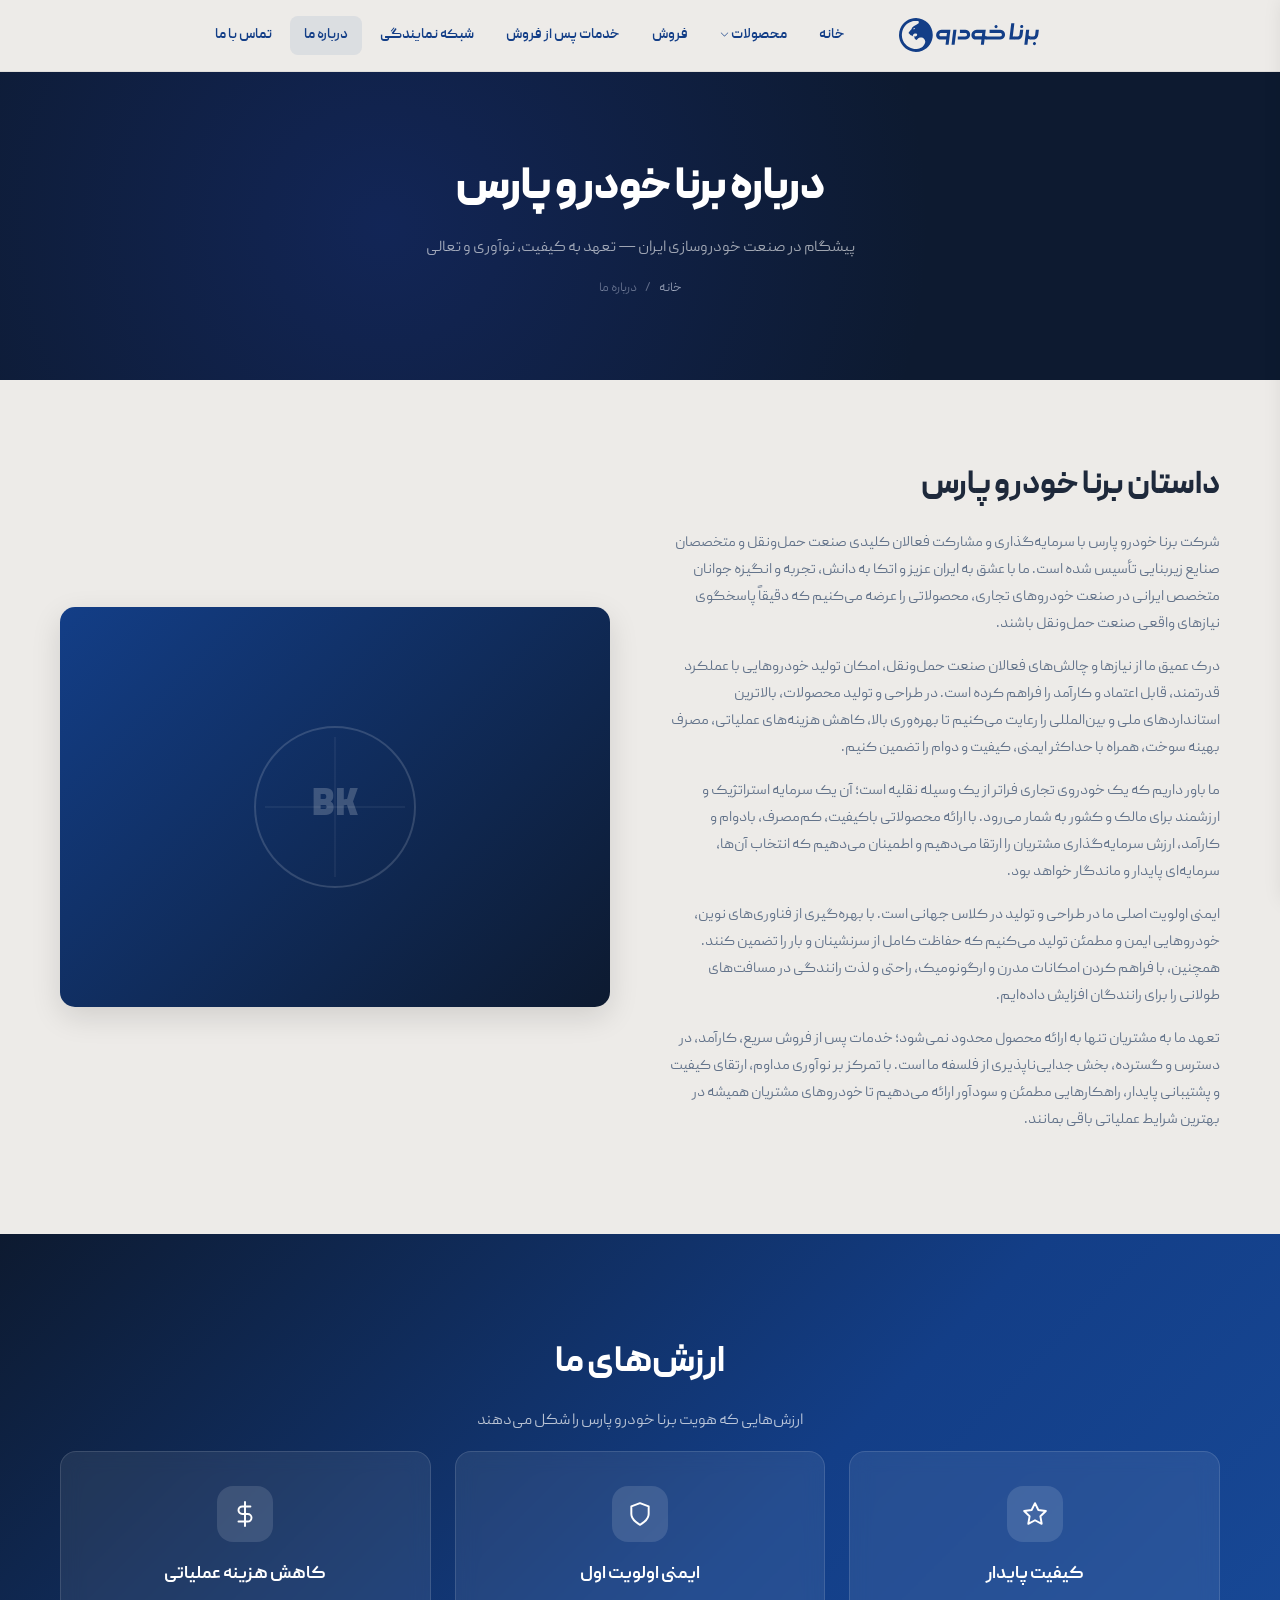
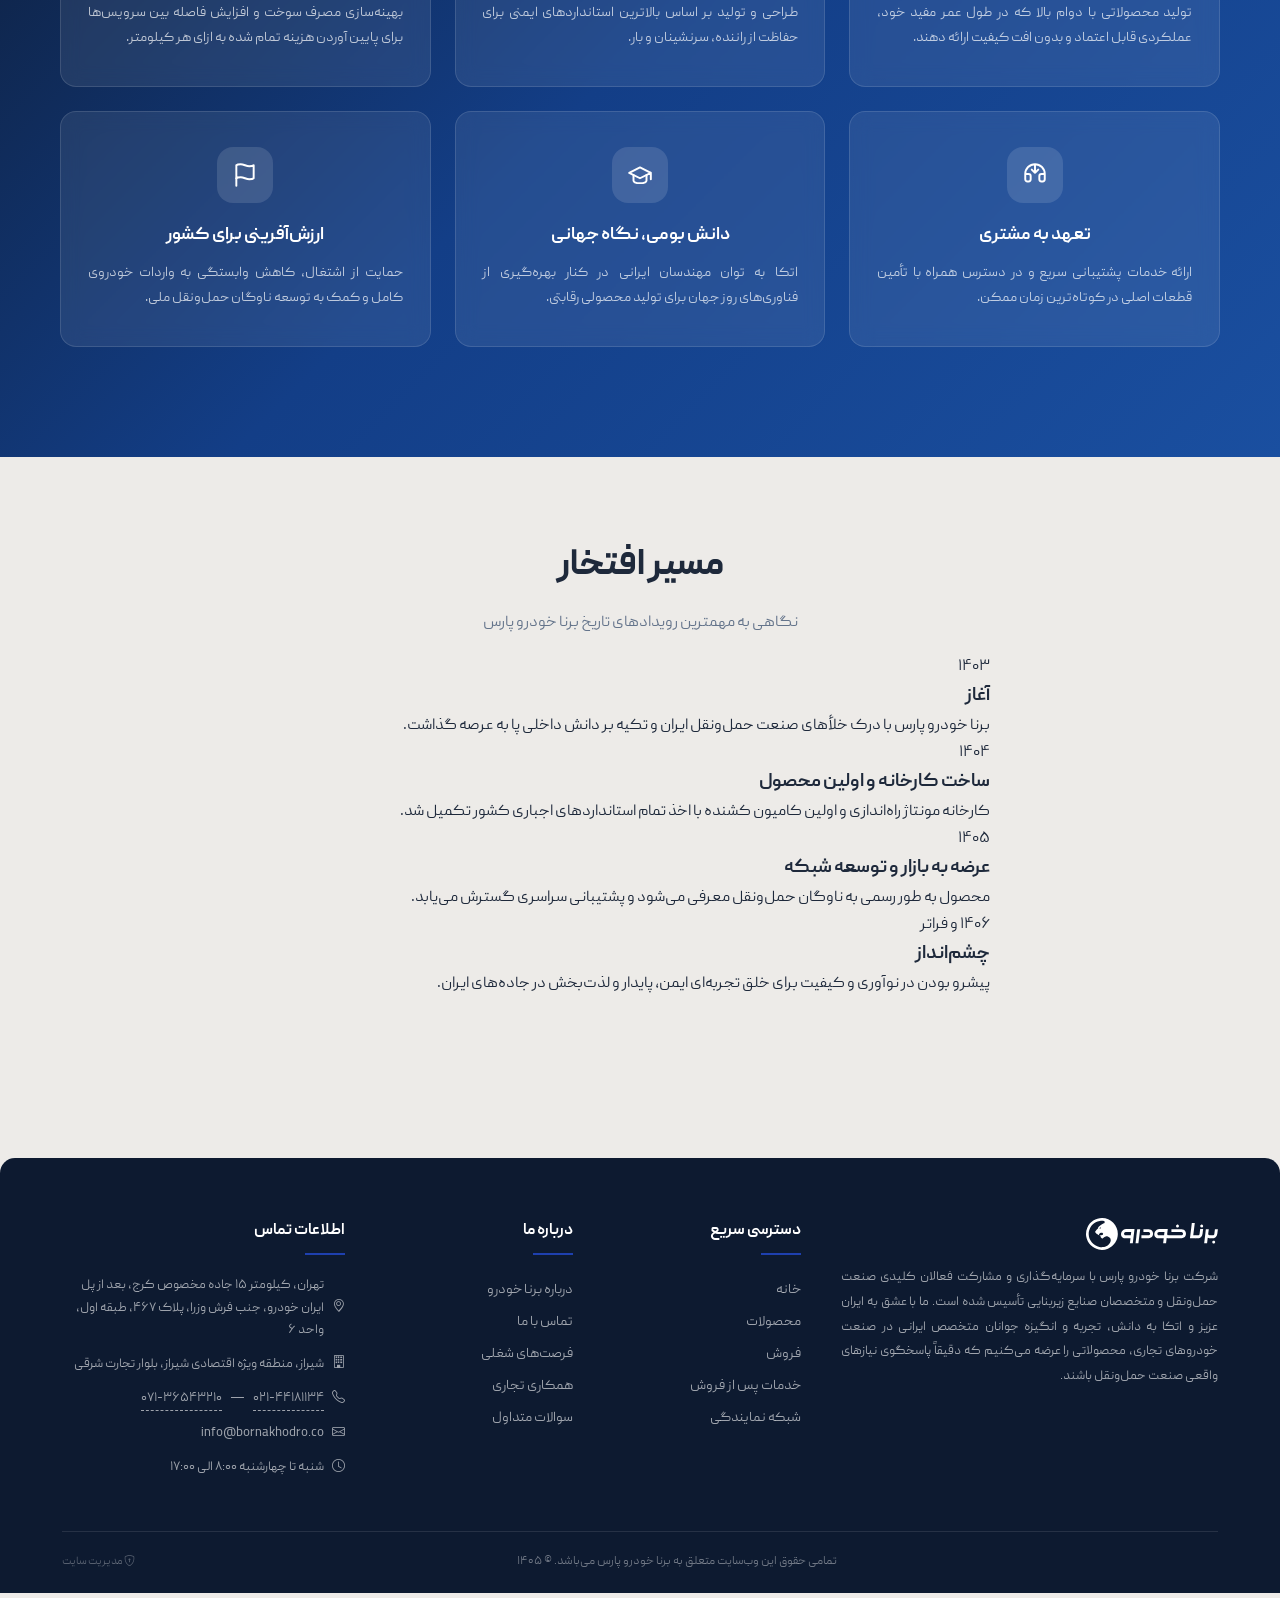
<file: screens/about.html>
<!doctype html>
<html lang="fa" dir="rtl">
<head>
  <meta charset="utf-8" />
  <meta name="viewport" content="width=device-width, initial-scale=1" />
  <title data-text="seo.siteTitle">درباره ما — برنا خودرو پارس</title>
  <meta name="description" content="درباره برنا خودرو پارس — تاریخچه، ماموریت، چشم‌انداز و ارزش‌ها" data-text="seo.metaDescription" />
  <link rel="stylesheet" href="https://cdn.jsdelivr.net/npm/bootstrap-icons@1.11.3/font/bootstrap-icons.min.css" />
  <link rel="icon" data-img="favicon" href="../favicon.ico" />
  <link rel="stylesheet" href="../css/borna.css" />
</head>
<body>
  <header class="header">
    <div class="container header-inner">
      <div class="header-actions">
        <button class="btn-icon menu-toggle" aria-label="منو"><i class="bi bi-list"></i></button>
      </div>
      <div class="header-logo">
        <a href="../index.html"><img src="../logo-borna.svg" alt="برنا خودرو پارس" data-img="logo" style="height:34px;width:auto;" /></a>
      </div>
      <nav class="nav">
        <a href="../index.html">خانه</a>
        <div class="has-dropdown">
          <a href="products.html">محصولات <i class="bi bi-chevron-down" style="font-size:9px;"></i></a>
          <div class="dropdown-menu">
            <a href="products.html">کامیون BORNA 560 S</a>
          </div>
        </div>
        <a href="sales.html">فروش</a>
        <a href="after-sales.html">خدمات پس از فروش</a>
        <a href="agents.html">شبکه نمایندگی</a>
        <a href="about.html" class="active">درباره ما</a>
        <a href="contact.html">تماس با ما</a>
      </nav>
    </div>
  </header>
  <div class="mobile-overlay"></div>
  <div class="mobile-menu">
    <div class="mobile-menu-header">
      <h3>برنا خودرو پارس</h3>
      <button class="btn-icon mobile-menu-close" aria-label="بستن"><i class="bi bi-x-lg"></i></button>
    </div>
    <nav class="mobile-nav">
      <a href="../index.html">خانه</a>
      <a href="products.html">محصولات</a>
      <div class="sub-nav">
        <a href="products.html">کامیون BORNA 560 S</a>
      </div>
      <a href="sales.html">فروش</a>
      <a href="after-sales.html">خدمات پس از فروش</a>
      <a href="agents.html">شبکه نمایندگی</a>
      <a href="about.html">درباره ما</a>
      <a href="contact.html">تماس با ما</a>
    </nav>
  </div>

  <section class="page-header">
    <h1>درباره برنا خودرو پارس</h1>
    <p>پیشگام در صنعت خودروسازی ایران — تعهد به کیفیت، نوآوری و تعالی</p>
    <div class="breadcrumb">
      <a href="../index.html">خانه</a>
      <span>/</span>
      <span>درباره ما</span>
    </div>
  </section>

  <!-- Story -->
  <section class="section">
    <div class="container">
      <div class="split fade-up">
        <div class="split-content">
          <h2 data-text="about.story.title">داستان برنا خودرو پارس</h2>
          <p data-text="about.story.p1" style="margin-bottom:16px;">شرکت برنا خودرو پارس با سرمایه‌گذاری و مشارکت فعالان کلیدی صنعت حمل‌ونقل و متخصصان صنایع زیربنایی تأسیس شده است. ما با عشق به ایران عزیز و اتکا به دانش، تجربه و انگیزه جوانان متخصص ایرانی در صنعت خودروهای تجاری، محصولاتی را عرضه می‌کنیم که دقیقاً پاسخگوی نیازهای واقعی صنعت حمل‌ونقل باشند.</p>
          <p data-text="about.story.p2" style="margin-bottom:16px;">درک عمیق ما از نیازها و چالش‌های فعالان صنعت حمل‌ونقل، امکان تولید خودروهایی با عملکرد قدرتمند، قابل اعتماد و کارآمد را فراهم کرده است. در طراحی و تولید محصولات، بالاترین استانداردهای ملی و بین‌المللی را رعایت می‌کنیم تا بهره‌وری بالا، کاهش هزینه‌های عملیاتی، مصرف بهینه سوخت، همراه با حداکثر ایمنی، کیفیت و دوام را تضمین کنیم.</p>
          <p data-text="about.story.p3" style="margin-bottom:16px;">ما باور داریم که یک خودروی تجاری فراتر از یک وسیله نقلیه است؛ آن یک سرمایه استراتژیک و ارزشمند برای مالک و کشور به شمار می‌رود. با ارائه محصولاتی باکیفیت، کم‌مصرف، بادوام و کارآمد، ارزش سرمایه‌گذاری مشتریان را ارتقا می‌دهیم و اطمینان می‌دهیم که انتخاب آن‌ها، سرمایه‌ای پایدار و ماندگار خواهد بود.</p>
          <p data-text="about.story.p4" style="margin-bottom:16px;">ایمنی اولویت اصلی ما در طراحی و تولید در کلاس جهانی است. با بهره‌گیری از فناوری‌های نوین، خودروهایی ایمن و مطمئن تولید می‌کنیم که حفاظت کامل از سرنشینان و بار را تضمین کنند. همچنین، با فراهم کردن امکانات مدرن و ارگونومیک، راحتی و لذت رانندگی در مسافت‌های طولانی را برای رانندگان افزایش داده‌ایم.</p>
          <p data-text="about.story.p5">تعهد ما به مشتریان تنها به ارائه محصول محدود نمی‌شود؛ خدمات پس از فروش سریع، کارآمد، در دسترس و گسترده، بخش جدایی‌ناپذیری از فلسفه ما است. با تمرکز بر نوآوری مداوم، ارتقای کیفیت و پشتیبانی پایدار، راهکارهایی مطمئن و سودآور ارائه می‌دهیم تا خودروهای مشتریان همیشه در بهترین شرایط عملیاتی باقی بمانند.</p>
        </div>
        <div class="split-image" style="background:linear-gradient(135deg, #133e87, #0d1a30); display:flex; align-items:center; justify-content:center;">
          <svg width="200" height="200" viewBox="0 0 200 200" fill="none" xmlns="http://www.w3.org/2000/svg">
            <circle cx="100" cy="100" r="80" stroke="rgba(255,255,255,0.15)" stroke-width="2" fill="none"/>
            <path d="M100 30 L100 170 M30 100 L170 100" stroke="rgba(255,255,255,0.1)" stroke-width="1"/>
            <text x="100" y="100" text-anchor="middle" dominant-baseline="central" fill="rgba(255,255,255,0.2)" font-size="40" font-weight="900" font-family="inherit">BK</text>
          </svg>
        </div>
      </div>
    </div>
  </section>
  <!-- Values -->
  <section class="section" style="background: linear-gradient(135deg, #0d1a30 0%, #133e87 50%, #1a4fa0 100%); padding: 100px 0 110px;">
    <div class="container">
      <div class="section-center fade-up">
        <h2 class="section-title" style="color:#fff;">ارزش‌های ما</h2>
        <p class="section-sub" style="margin-left:auto; margin-right:auto; color:rgba(255,255,255,0.7);">ارزش‌هایی که هویت برنا خودرو پارس را شکل می‌دهند</p>
      </div>
      <div class="grid-3 fade-up fade-up-1" style="display:grid; grid-template-columns:repeat(3,1fr); gap:24px;">
        <div class="value-card value-card-glass" style="background:rgba(255,255,255,0.08); backdrop-filter:blur(10px); border:1px solid rgba(255,255,255,0.12); border-radius:16px; padding:36px 28px; text-align:center;">
          <div style="width:56px; height:56px; border-radius:16px; background:rgba(255,255,255,0.12); display:flex; align-items:center; justify-content:center; margin:0 auto 18px; color:#fff;"><svg width="26" height="26" viewBox="0 0 24 24" fill="none" stroke="currentColor" stroke-width="1.8" stroke-linecap="round" stroke-linejoin="round"><polygon points="12 2 15.09 8.26 22 9.27 17 14.14 18.18 21.02 12 17.77 5.82 21.02 7 14.14 2 9.27 8.91 8.26 12 2"/></svg></div>
          <h3 data-text="about.values.0.title" style="color:#fff; font-size:18px; margin-bottom:10px;">کیفیت پایدار</h3>
          <p data-text="about.values.0.desc" style="color:rgba(255,255,255,0.7); font-size:14px; line-height:1.8; margin:0; text-align:justify;">تولید محصولاتی با دوام بالا که در طول عمر مفید خود، عملکردی قابل اعتماد و بدون افت کیفیت ارائه دهند.</p>
        </div>
        <div class="value-card value-card-glass" style="background:rgba(255,255,255,0.08); backdrop-filter:blur(10px); border:1px solid rgba(255,255,255,0.12); border-radius:16px; padding:36px 28px; text-align:center;">
          <div style="width:56px; height:56px; border-radius:16px; background:rgba(255,255,255,0.12); display:flex; align-items:center; justify-content:center; margin:0 auto 18px; color:#fff;"><svg width="26" height="26" viewBox="0 0 24 24" fill="none" stroke="currentColor" stroke-width="1.8" stroke-linecap="round" stroke-linejoin="round"><path d="M12 22s8-4 8-10V5l-8-3-8 3v7c0 6 8 10 8 10z"/></svg></div>
          <h3 data-text="about.values.1.title" style="color:#fff; font-size:18px; margin-bottom:10px;">ایمنی اولویت اول</h3>
          <p data-text="about.values.1.desc" style="color:rgba(255,255,255,0.7); font-size:14px; line-height:1.8; margin:0; text-align:justify;">طراحی و تولید بر اساس بالاترین استانداردهای ایمنی برای حفاظت از راننده، سرنشینان و بار.</p>
        </div>
        <div class="value-card value-card-glass" style="background:rgba(255,255,255,0.08); backdrop-filter:blur(10px); border:1px solid rgba(255,255,255,0.12); border-radius:16px; padding:36px 28px; text-align:center;">
          <div style="width:56px; height:56px; border-radius:16px; background:rgba(255,255,255,0.12); display:flex; align-items:center; justify-content:center; margin:0 auto 18px; color:#fff;"><svg width="26" height="26" viewBox="0 0 24 24" fill="none" stroke="currentColor" stroke-width="1.8" stroke-linecap="round" stroke-linejoin="round"><path d="M12 1v22M17 5H9.5a3.5 3.5 0 0 0 0 7h5a3.5 3.5 0 0 1 0 7H6"/></svg></div>
          <h3 data-text="about.values.2.title" style="color:#fff; font-size:18px; margin-bottom:10px;">کاهش هزینه عملیاتی</h3>
          <p data-text="about.values.2.desc" style="color:rgba(255,255,255,0.7); font-size:14px; line-height:1.8; margin:0; text-align:justify;">بهینه‌سازی مصرف سوخت و افزایش فاصله بین سرویس‌ها برای پایین آوردن هزینه تمام شده به ازای هر کیلومتر.</p>
        </div>
        <div class="value-card value-card-glass" style="background:rgba(255,255,255,0.08); backdrop-filter:blur(10px); border:1px solid rgba(255,255,255,0.12); border-radius:16px; padding:36px 28px; text-align:center;">
          <div style="width:56px; height:56px; border-radius:16px; background:rgba(255,255,255,0.12); display:flex; align-items:center; justify-content:center; margin:0 auto 18px; color:#fff;"><svg width="26" height="26" viewBox="0 0 24 24" fill="none" stroke="currentColor" stroke-width="1.8" stroke-linecap="round" stroke-linejoin="round"><path d="M3 11h3a2 2 0 0 1 2 2v3a2 2 0 0 1-2 2H5a2 2 0 0 1-2-2v-5m0 0a9 9 0 0 1 18 0m0 0v5a2 2 0 0 1-2 2h-1a2 2 0 0 1-2-2v-3a2 2 0 0 1 2-2h3M9 7l3 3m0 0l3-3m-3 3V3"/></svg></div>
          <h3 data-text="about.values.3.title" style="color:#fff; font-size:18px; margin-bottom:10px;">تعهد به مشتری</h3>
          <p data-text="about.values.3.desc" style="color:rgba(255,255,255,0.7); font-size:14px; line-height:1.8; margin:0; text-align:justify;">ارائه خدمات پشتیبانی سریع و در دسترس همراه با تأمین قطعات اصلی در کوتاه‌ترین زمان ممکن.</p>
        </div>
        <div class="value-card value-card-glass" style="background:rgba(255,255,255,0.08); backdrop-filter:blur(10px); border:1px solid rgba(255,255,255,0.12); border-radius:16px; padding:36px 28px; text-align:center;">
          <div style="width:56px; height:56px; border-radius:16px; background:rgba(255,255,255,0.12); display:flex; align-items:center; justify-content:center; margin:0 auto 18px; color:#fff;"><svg width="26" height="26" viewBox="0 0 24 24" fill="none" stroke="currentColor" stroke-width="1.8" stroke-linecap="round" stroke-linejoin="round"><path d="M22 10v6M2 10l10-5 10 5-10 5z"/><path d="M6 12v5c0 1.5 3 2.5 6 2.5s6-1 6-2.5v-5"/></svg></div>
          <h3 data-text="about.values.4.title" style="color:#fff; font-size:18px; margin-bottom:10px;">دانش بومی، نگاه جهانی</h3>
          <p data-text="about.values.4.desc" style="color:rgba(255,255,255,0.7); font-size:14px; line-height:1.8; margin:0; text-align:justify;">اتکا به توان مهندسان ایرانی در کنار بهره‌گیری از فناوری‌های روز جهان برای تولید محصولی رقابتی.</p>
        </div>
        <div class="value-card value-card-glass" style="background:rgba(255,255,255,0.08); backdrop-filter:blur(10px); border:1px solid rgba(255,255,255,0.12); border-radius:16px; padding:36px 28px; text-align:center;">
          <div style="width:56px; height:56px; border-radius:16px; background:rgba(255,255,255,0.12); display:flex; align-items:center; justify-content:center; margin:0 auto 18px; color:#fff;"><svg width="26" height="26" viewBox="0 0 24 24" fill="none" stroke="currentColor" stroke-width="1.8" stroke-linecap="round" stroke-linejoin="round"><path d="M4 15s1-1 4-1 5 2 8 2 4-1 4-1V3s-1 1-4 1-5-2-8-2-4 1-4 1z"/><line x1="4" y1="22" x2="4" y2="15"/></svg></div>
          <h3 data-text="about.values.5.title" style="color:#fff; font-size:18px; margin-bottom:10px;">ارزش‌آفرینی برای کشور</h3>
          <p data-text="about.values.5.desc" style="color:rgba(255,255,255,0.7); font-size:14px; line-height:1.8; margin:0; text-align:justify;">حمایت از اشتغال، کاهش وابستگی به واردات خودروی کامل و کمک به توسعه ناوگان حمل‌ونقل ملی.</p>
        </div>
      </div>
    </div>
  </section>

  <!-- Timeline -->
  <section class="section">
    <div class="container">
      <div class="section-center fade-up">
        <h2 class="section-title">مسیر افتخار</h2>
        <p class="section-sub" style="margin-left:auto; margin-right:auto;">نگاهی به مهمترین رویدادهای تاریخ برنا خودرو پارس</p>
      </div>
      <div style="max-width:700px; margin:0 auto;" class="timeline fade-up fade-up-1">
        <div class="timeline-item">
          <div class="year" data-text="about.timeline.0.year">۱۴۰۳</div>
          <h3 data-text="about.timeline.0.title">آغاز</h3>
          <p data-text="about.timeline.0.desc">برنا خودرو پارس با درک خلأهای صنعت حمل‌ونقل ایران و تکیه بر دانش داخلی پا به عرصه گذاشت.</p>
        </div>
        <div class="timeline-item">
          <div class="year" data-text="about.timeline.1.year">۱۴۰۴</div>
          <h3 data-text="about.timeline.1.title">ساخت کارخانه و اولین محصول</h3>
          <p data-text="about.timeline.1.desc">کارخانه مونتاژ راه‌اندازی و اولین کامیون کشنده با اخذ تمام استانداردهای اجباری کشور تکمیل شد.</p>
        </div>
        <div class="timeline-item">
          <div class="year" data-text="about.timeline.2.year">۱۴۰۵</div>
          <h3 data-text="about.timeline.2.title">عرضه به بازار و توسعه شبکه</h3>
          <p data-text="about.timeline.2.desc">محصول به طور رسمی به ناوگان حمل‌ونقل معرفی می‌شود و پشتیبانی سراسری گسترش می‌یابد.</p>
        </div>
        <div class="timeline-item">
          <div class="year" data-text="about.timeline.3.year">۱۴۰۶ و فراتر</div>
          <h3 data-text="about.timeline.3.title">چشم‌انداز</h3>
          <p data-text="about.timeline.3.desc">پیشرو بودن در نوآوری و کیفیت برای خلق تجربه‌ای ایمن، پایدار و لذت‌بخش در جاده‌های ایران.</p>
        </div>
      </div>
    </div>
  </section>
  <footer class="footer">
    <div class="container" style="max-width: 1196px;">
      <div class="footer-grid fade-up">
          <div class="footer-brand">
            <div style="display:flex; align-items:center; gap:10px;">
              <img src="../logo-borna.svg" alt="برنا خودرو پارس" data-img="logo" style="height:32px;width:auto;filter:brightness(0) invert(1);">
            </div>
<p style="line-height:1.9; text-align:justify; margin-bottom:12px;" data-text="company.footerStory">شرکت برنا خودرو پارس با سرمایه‌گذاری و مشارکت فعالان کلیدی صنعت حمل‌ونقل و متخصصان صنایع زیربنایی تأسیس شده است. ما با عشق به ایران عزیز و اتکا به دانش، تجربه و انگیزه جوانان متخصص ایرانی در صنعت خودروهای تجاری، محصولاتی را عرضه می‌کنیم که دقیقاً پاسخگوی نیازهای واقعی صنعت حمل‌ونقل باشند.</p>
          </div>
          <div>
            <h4>دسترسی سریع</h4>
            <div class="footer-links">
              <a href="../index.html">خانه</a>
              <a href="products.html">محصولات</a>
              <a href="sales.html">فروش</a>
              <a href="after-sales.html">خدمات پس از فروش</a>
              <a href="agents.html">شبکه نمایندگی</a>
            </div>
          </div>
          <div>
            <h4>درباره ما</h4>
            <div class="footer-links">
              <a href="about.html">درباره برنا خودرو</a>
              <a href="contact.html">تماس با ما</a>
              <a href="#">فرصت‌های شغلی</a>
              <a href="#">همکاری تجاری</a>
              <a href="#">سوالات متداول</a>
            </div>
          </div>
          <div>
            <h4>اطلاعات تماس</h4>
            <div class="footer-contact">
              <p><i class="bi bi-geo-alt"></i> <span data-text="company.address">تهران، کیلومتر ۱۵ جاده مخصوص کرج، بعد از پل ایران خودرو، جنب فرش وزرا، پلاک ۴۶۷، طبقه اول، واحد ۶</span></p>
              <p><i class="bi bi-building"></i> <span data-text="company.factoryAddress">شیراز، منطقه ویژه اقتصادی شیراز، بلوار تجارت شرقی</span></p>
              <p><i class="bi bi-telephone"></i> <span data-text="company.phone">۰۲۱-۴۴۱۸۱۱۳۴</span> — <span data-text="company.factoryPhone">۰۷۱-۳۶۵۴۳۲۱۰</span></p>
              <p><i class="bi bi-envelope"></i> <span data-text="company.email">info@bornakhodro.co</span></p>
              <p><i class="bi bi-clock"></i> <span data-text="company.hours">شنبه تا چهارشنبه ۸:۰۰ الی ۱۷:۰۰</span></p>
            </div>
          </div>
        </div>
        <div class="footer-bottom">تمامی حقوق این وب‌سایت متعلق به برنا خودرو پارس می‌باشد. &copy; ۱۴۰۵ <span style="float:left;"><a href="../admin.html" style="color:rgba(255,255,255,0.3);text-decoration:none;font-size:11px;"><i class="bi bi-shield-lock"></i> مدیریت سایت</a></span></div>
      </div>
    </footer>

  <script src="../js/borna.js"></script>
</body>
</html>
</file>
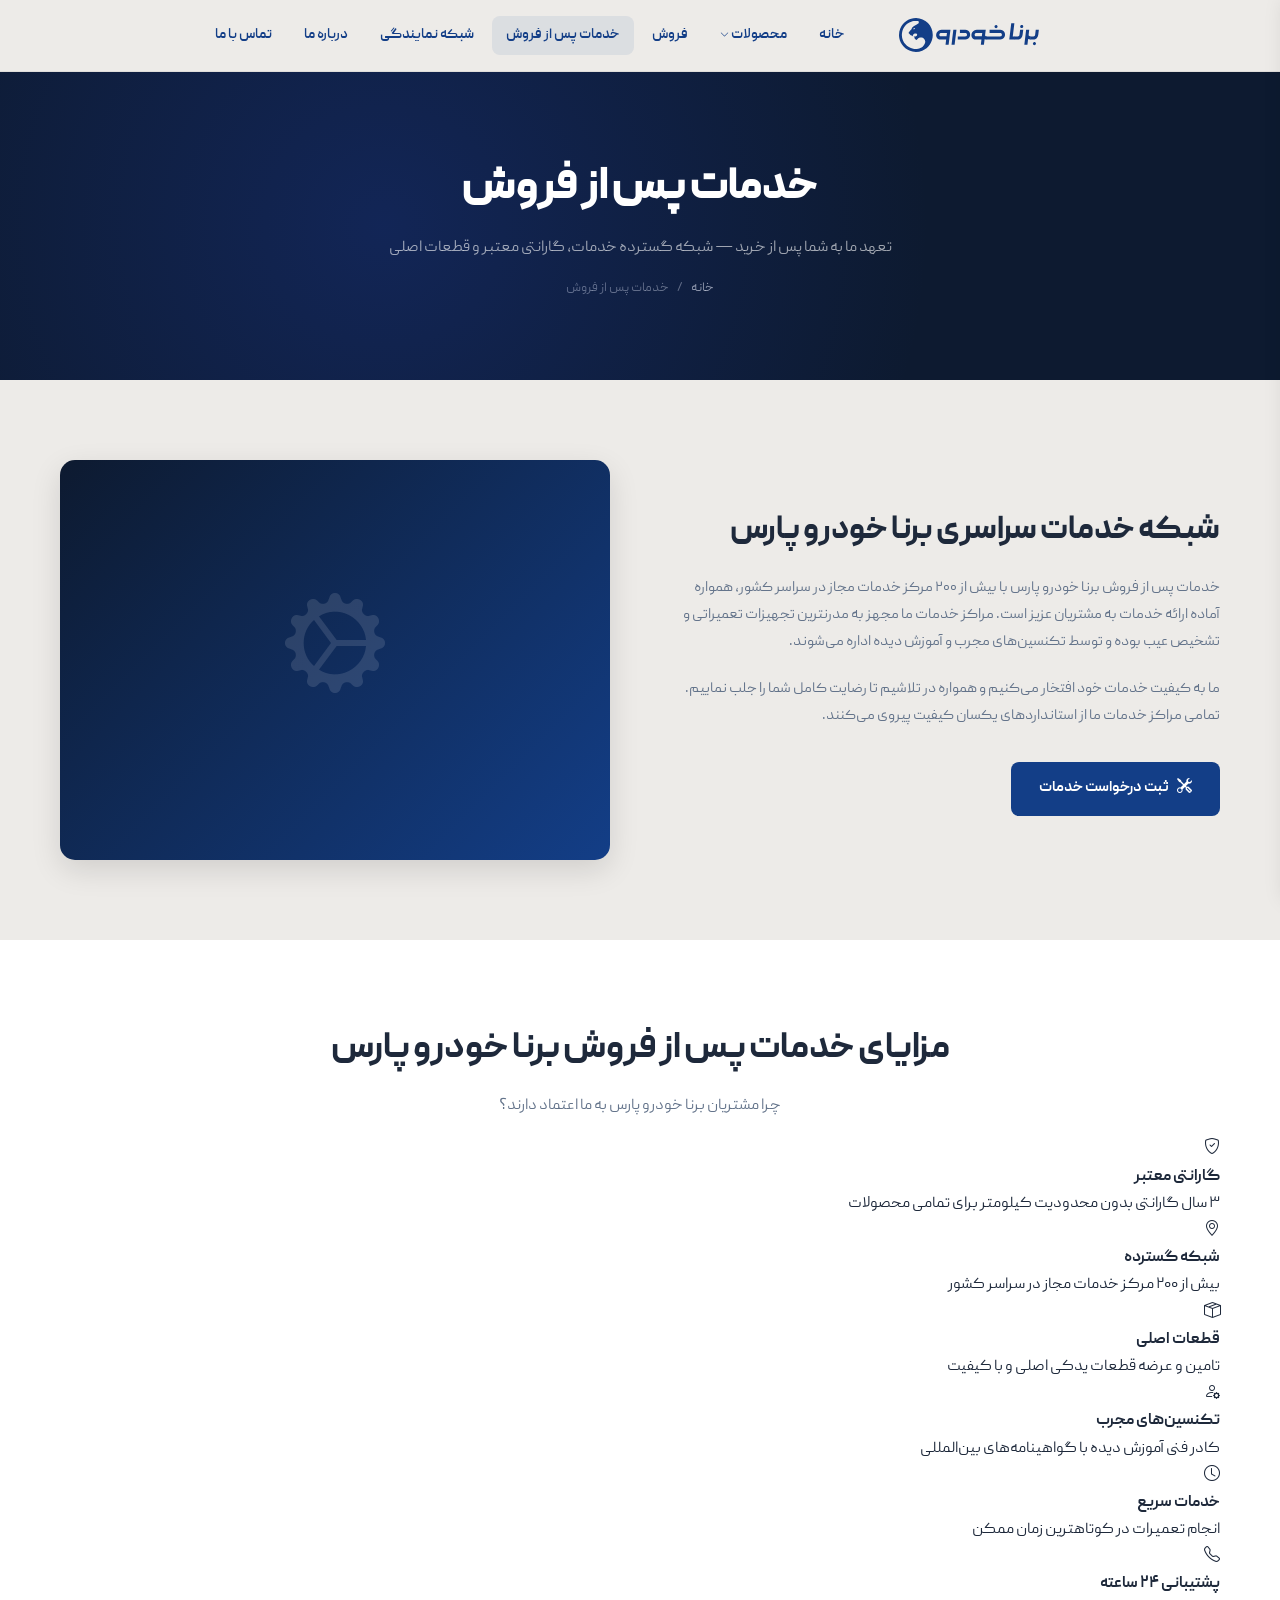
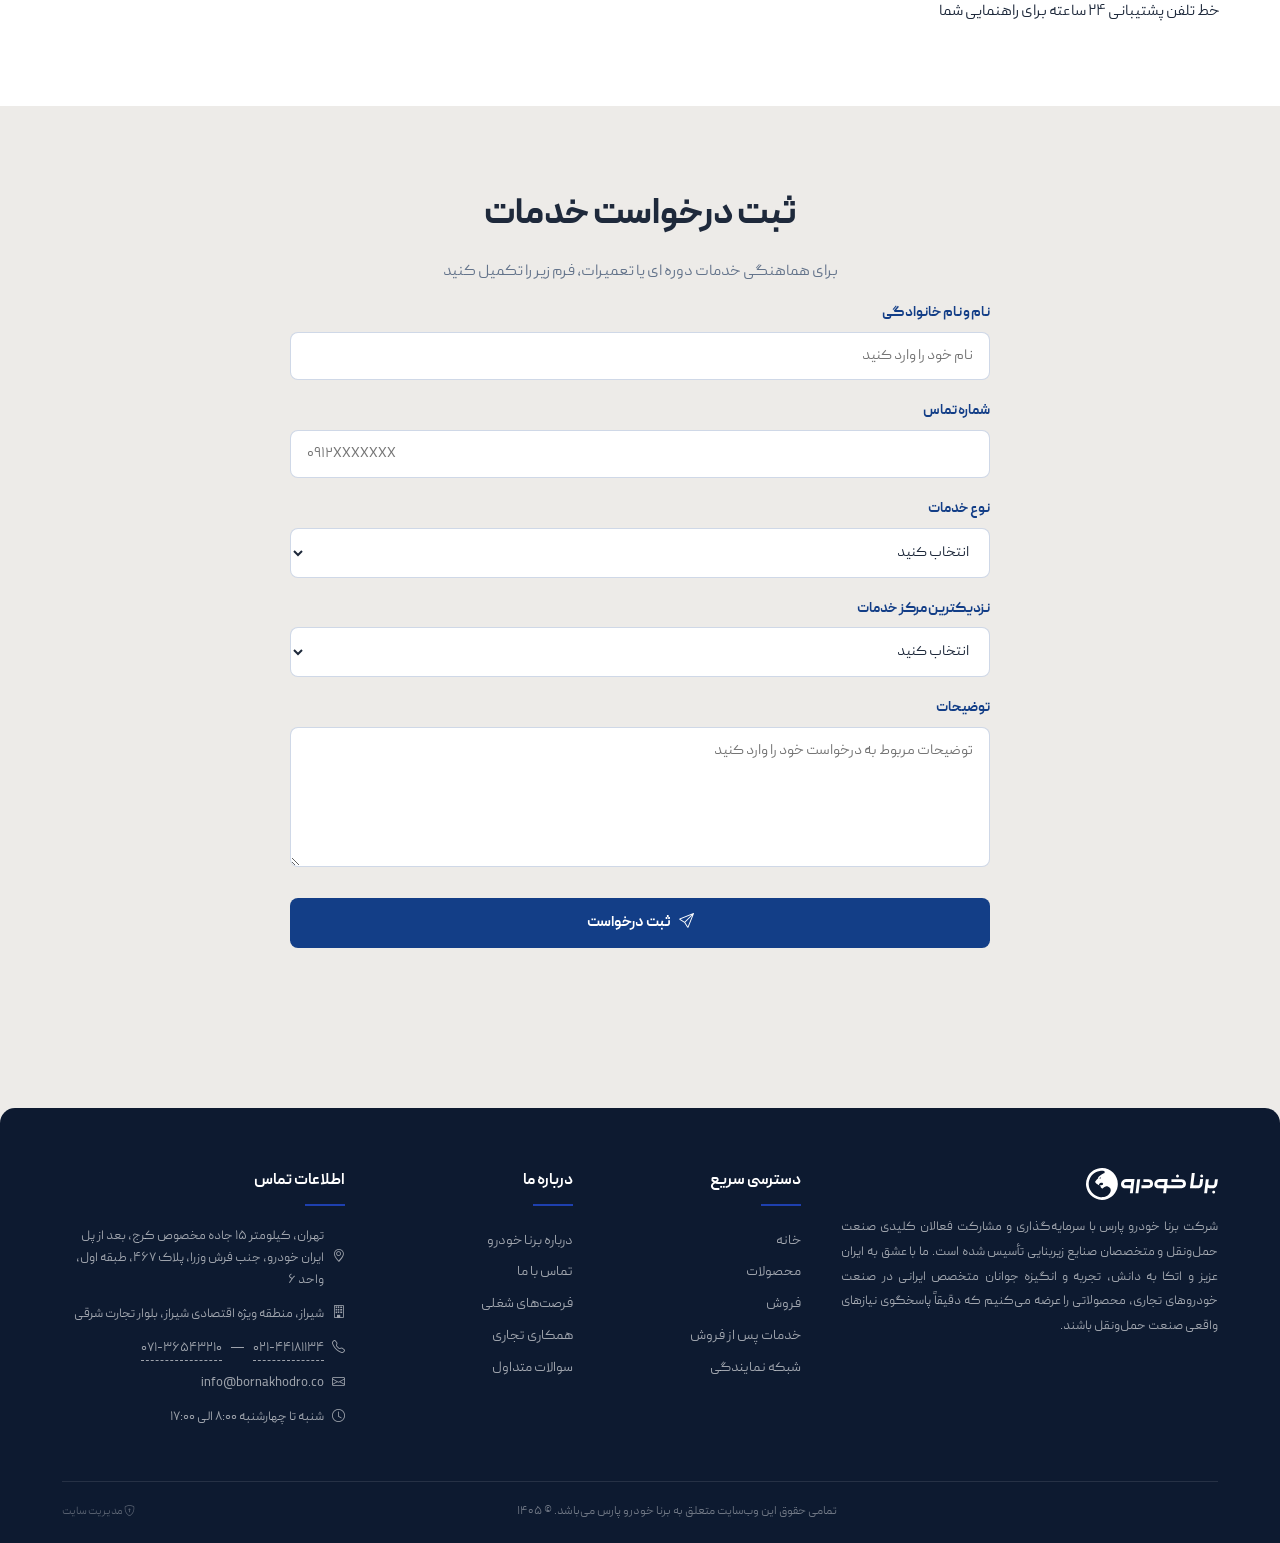
<file: screens/after-sales.html>
<!doctype html>
<html lang="fa" dir="rtl">
<head>
  <meta charset="utf-8" />
  <meta name="viewport" content="width=device-width, initial-scale=1" />
  <title data-text="seo.siteTitle">خدمات پس از فروش — برنا خودرو پارس</title>
  <meta name="description" content="خدمات پس از فروش برنا خودرو پارس — گارانتی، تعمیرات، قطعات یدکی" data-text="seo.metaDescription" />
  <link rel="stylesheet" href="https://cdn.jsdelivr.net/npm/bootstrap-icons@1.11.3/font/bootstrap-icons.min.css" />
  <link rel="icon" data-img="favicon" href="../favicon.ico" />
  <link rel="stylesheet" href="../css/borna.css" />
</head>
<body>
  <header class="header">
    <div class="container header-inner">
      <div class="header-actions">
        <button class="btn-icon menu-toggle" aria-label="منو"><i class="bi bi-list"></i></button>
      </div>
      <div class="header-logo">
        <a href="../index.html"><img src="../logo-borna.svg" alt="برنا خودرو پارس" data-img="logo" style="height:34px;width:auto;" /></a>
      </div>
      <nav class="nav">
        <a href="../index.html">خانه</a>
        <div class="has-dropdown">
          <a href="products.html">محصولات <i class="bi bi-chevron-down" style="font-size:9px;"></i></a>
          <div class="dropdown-menu">
            <a href="products.html">کامیون BORNA 560 S</a>
          </div>
        </div>
        <a href="sales.html">فروش</a>
        <a href="after-sales.html" class="active">خدمات پس از فروش</a>
        <a href="agents.html">شبکه نمایندگی</a>
        <a href="about.html">درباره ما</a>
        <a href="contact.html">تماس با ما</a>
      </nav>
    </div>
  </header>
  <div class="mobile-overlay"></div>
  <div class="mobile-menu">
    <div class="mobile-menu-header">
      <h3>برنا خودرو پارس</h3>
      <button class="btn-icon mobile-menu-close" aria-label="بستن"><i class="bi bi-x-lg"></i></button>
    </div>
    <nav class="mobile-nav">
      <a href="../index.html">خانه</a>
      <a href="products.html">محصولات</a>
      <div class="sub-nav">
        <a href="products.html">کامیون BORNA 560 S</a>
      </div>
      <a href="sales.html">فروش</a>
      <a href="after-sales.html">خدمات پس از فروش</a>
      <a href="agents.html">شبکه نمایندگی</a>
      <a href="about.html">درباره ما</a>
      <a href="contact.html">تماس با ما</a>
    </nav>
  </div>

  <section class="page-header">
    <h1>خدمات پس از فروش</h1>
    <p>تعهد ما به شما پس از خرید — شبکه گسترده خدمات، گارانتی معتبر و قطعات اصلی</p>
    <div class="breadcrumb">
      <a href="../index.html">خانه</a>
      <span>/</span>
      <span>خدمات پس از فروش</span>
    </div>
  </section>

  <!-- Overview -->
  <section class="section">
    <div class="container">
      <div class="split fade-up">
        <div class="split-content">
          <h2 data-text="afterSales.overview.title">شبکه خدمات سراسری برنا خودرو پارس</h2>
          <p data-text="afterSales.overview.p1">
            خدمات پس از فروش برنا خودرو پارس با بیش از ۲۰۰ مرکز خدمات مجاز در سراسر کشور، همواره آماده ارائه خدمات به مشتریان عزیز است. مراکز خدمات ما مجهز به مدرنترین تجهیزات تعمیراتی و تشخیص عیب بوده و توسط تکنسین‌های مجرب و آموزش دیده اداره می‌شوند.
          </p>
          <p data-text="afterSales.overview.p2">
            ما به کیفیت خدمات خود افتخار می‌کنیم و همواره در تلاشیم تا رضایت کامل شما را جلب نماییم. تمامی مراکز خدمات ما از استانداردهای یکسان کیفیت پیروی می‌کنند.
          </p>
          <a href="#service-request" class="btn btn-primary" style="margin-top:12px;"><i class="bi bi-tools"></i> ثبت درخواست خدمات</a>
        </div>
        <div class="split-image" style="background:linear-gradient(135deg, #0d1a30, #133e87); display:flex; align-items:center; justify-content:center;">
          <i class="bi bi-gear-wide-connected" style="font-size:100px; color:rgba(255,255,255,0.12);"></i>
        </div>
      </div>
    </div>
  </section>

  <!-- Benefits -->
  <section class="section section-alt">
    <div class="container">
      <div class="section-center fade-up">
        <h2 class="section-title">مزایای خدمات پس از فروش برنا خودرو پارس</h2>
        <p class="section-sub" style="margin-left:auto; margin-right:auto;">چرا مشتریان برنا خودرو پارس به ما اعتماد دارند؟</p>
      </div>
      <div class="benefit-row fade-up fade-up-1">
        <div class="benefit-item">
          <div class="benefit-icon"><i class="bi bi-shield-check"></i></div>
          <div class="benefit-text">
            <h4 data-text="afterSales.benefits.0.title">گارانتی معتبر</h4>
            <p data-text="afterSales.benefits.0.desc">۳ سال گارانتی بدون محدودیت کیلومتر برای تمامی محصولات</p>
          </div>
        </div>
        <div class="benefit-item">
          <div class="benefit-icon"><i class="bi bi-geo-alt"></i></div>
          <div class="benefit-text">
            <h4 data-text="afterSales.benefits.1.title">شبکه گسترده</h4>
            <p data-text="afterSales.benefits.1.desc">بیش از ۲۰۰ مرکز خدمات مجاز در سراسر کشور</p>
          </div>
        </div>
        <div class="benefit-item">
          <div class="benefit-icon"><i class="bi bi-box-seam"></i></div>
          <div class="benefit-text">
            <h4 data-text="afterSales.benefits.2.title">قطعات اصلی</h4>
            <p data-text="afterSales.benefits.2.desc">تامین و عرضه قطعات یدکی اصلی و با کیفیت</p>
          </div>
        </div>
        <div class="benefit-item">
          <div class="benefit-icon"><i class="bi bi-person-gear"></i></div>
          <div class="benefit-text">
            <h4 data-text="afterSales.benefits.3.title">تکنسین‌های مجرب</h4>
            <p data-text="afterSales.benefits.3.desc">کادر فنی آموزش دیده با گواهینامه‌های بین‌المللی</p>
          </div>
        </div>
        <div class="benefit-item">
          <div class="benefit-icon"><i class="bi bi-clock"></i></div>
          <div class="benefit-text">
            <h4 data-text="afterSales.benefits.4.title">خدمات سریع</h4>
            <p data-text="afterSales.benefits.4.desc">انجام تعمیرات در کوتاهترین زمان ممکن</p>
          </div>
        </div>
        <div class="benefit-item">
          <div class="benefit-icon"><i class="bi bi-telephone"></i></div>
          <div class="benefit-text">
            <h4 data-text="afterSales.benefits.5.title">پشتیبانی ۲۴ ساعته</h4>
            <p data-text="afterSales.benefits.5.desc">خط تلفن پشتیبانی ۲۴ ساعته برای راهنمایی شما</p>
          </div>
        </div>
      </div>
    </div>
  </section>

  <!-- Service Request Form -->
  <section id="service-request" class="section">
    <div class="container">
      <div class="section-center fade-up">
        <h2 class="section-title">ثبت درخواست خدمات</h2>
        <p class="section-sub" style="margin-left:auto; margin-right:auto;">برای هماهنگی خدمات دوره ای یا تعمیرات، فرم زیر را تکمیل کنید</p>
      </div>
      <div style="max-width:700px; margin:0 auto;" class="fade-up fade-up-1">
        <form onsubmit="handleSubmit(event, 'درخواست شما ثبت شد. مرکز خدمات به زودی با شما تماس می‌گیرد.')">
          <div class="form-group">
            <label class="form-label">نام و نام خانوادگی</label>
            <input type="text" class="form-control" required placeholder="نام خود را وارد کنید">
          </div>
          <div class="form-group">
            <label class="form-label">شماره تماس</label>
            <input type="tel" class="form-control" required placeholder="۰۹۱۲XXXXXXX">
          </div>
          <div class="form-group">
            <label class="form-label">نوع خدمات</label>
            <select class="form-control" required>
              <option value="">انتخاب کنید</option>
              <option>سرویس دوره ای</option>
              <option>تعمیرات</option>
              <option>قطعه یدکی</option>
              <option>گارانتی</option>
              <option>سایر</option>
            </select>
          </div>
          <div class="form-group">
            <label class="form-label">نزدیکترین مرکز خدمات</label>
            <select class="form-control" required>
              <option value="">انتخاب کنید</option>
              <option>تهران - مرکز اصلی</option>
              <option>اصفهان</option>
              <option>مشهد</option>
              <option>شیراز</option>
              <option>تبریز</option>
              <option>اهواز</option>
              <option>رشت</option>
              <option>کرمان</option>
            </select>
          </div>
          <div class="form-group">
            <label class="form-label">توضیحات</label>
            <textarea class="form-control" placeholder="توضیحات مربوط به درخواست خود را وارد کنید"></textarea>
          </div>
          <button type="submit" class="btn btn-primary" style="width:100%;"><i class="bi bi-send"></i> ثبت درخواست</button>
        </form>
      </div>
    </div>
  </section>
  <footer class="footer">
    <div class="container" style="max-width: 1196px;">
      <div class="footer-grid fade-up">
          <div class="footer-brand">
            <div style="display:flex; align-items:center; gap:10px;">
              <img src="../logo-borna.svg" alt="برنا خودرو پارس" data-img="logo" style="height:32px;width:auto;filter:brightness(0) invert(1);">
            </div>
<p style="line-height:1.9; text-align:justify; margin-bottom:12px;" data-text="company.footerStory">شرکت برنا خودرو پارس با سرمایه‌گذاری و مشارکت فعالان کلیدی صنعت حمل‌ونقل و متخصصان صنایع زیربنایی تأسیس شده است. ما با عشق به ایران عزیز و اتکا به دانش، تجربه و انگیزه جوانان متخصص ایرانی در صنعت خودروهای تجاری، محصولاتی را عرضه می‌کنیم که دقیقاً پاسخگوی نیازهای واقعی صنعت حمل‌ونقل باشند.</p>
          </div>
          <div>
            <h4>دسترسی سریع</h4>
            <div class="footer-links">
              <a href="../index.html">خانه</a>
              <a href="products.html">محصولات</a>
              <a href="sales.html">فروش</a>
              <a href="after-sales.html">خدمات پس از فروش</a>
              <a href="agents.html">شبکه نمایندگی</a>
            </div>
          </div>
          <div>
            <h4>درباره ما</h4>
            <div class="footer-links">
              <a href="about.html">درباره برنا خودرو</a>
              <a href="contact.html">تماس با ما</a>
              <a href="#">فرصت‌های شغلی</a>
              <a href="#">همکاری تجاری</a>
              <a href="#">سوالات متداول</a>
            </div>
          </div>
          <div>
            <h4>اطلاعات تماس</h4>
            <div class="footer-contact">
              <p><i class="bi bi-geo-alt"></i> <span data-text="company.address">تهران، کیلومتر ۱۵ جاده مخصوص کرج، بعد از پل ایران خودرو، جنب فرش وزرا، پلاک ۴۶۷، طبقه اول، واحد ۶</span></p>
              <p><i class="bi bi-building"></i> <span data-text="company.factoryAddress">شیراز، منطقه ویژه اقتصادی شیراز، بلوار تجارت شرقی</span></p>
              <p><i class="bi bi-telephone"></i> <span data-text="company.phone">۰۲۱-۴۴۱۸۱۱۳۴</span> — <span data-text="company.factoryPhone">۰۷۱-۳۶۵۴۳۲۱۰</span></p>
              <p><i class="bi bi-envelope"></i> <span data-text="company.email">info@bornakhodro.co</span></p>
              <p><i class="bi bi-clock"></i> <span data-text="company.hours">شنبه تا چهارشنبه ۸:۰۰ الی ۱۷:۰۰</span></p>
            </div>
          </div>
        </div>
        <div class="footer-bottom">تمامی حقوق این وب‌سایت متعلق به برنا خودرو پارس می‌باشد. &copy; ۱۴۰۵ <span style="float:left;"><a href="../admin.html" style="color:rgba(255,255,255,0.3);text-decoration:none;font-size:11px;"><i class="bi bi-shield-lock"></i> مدیریت سایت</a></span></div>
      </div>
    </footer>

  <script src="../js/borna.js"></script>
</body>
</html>
</file>
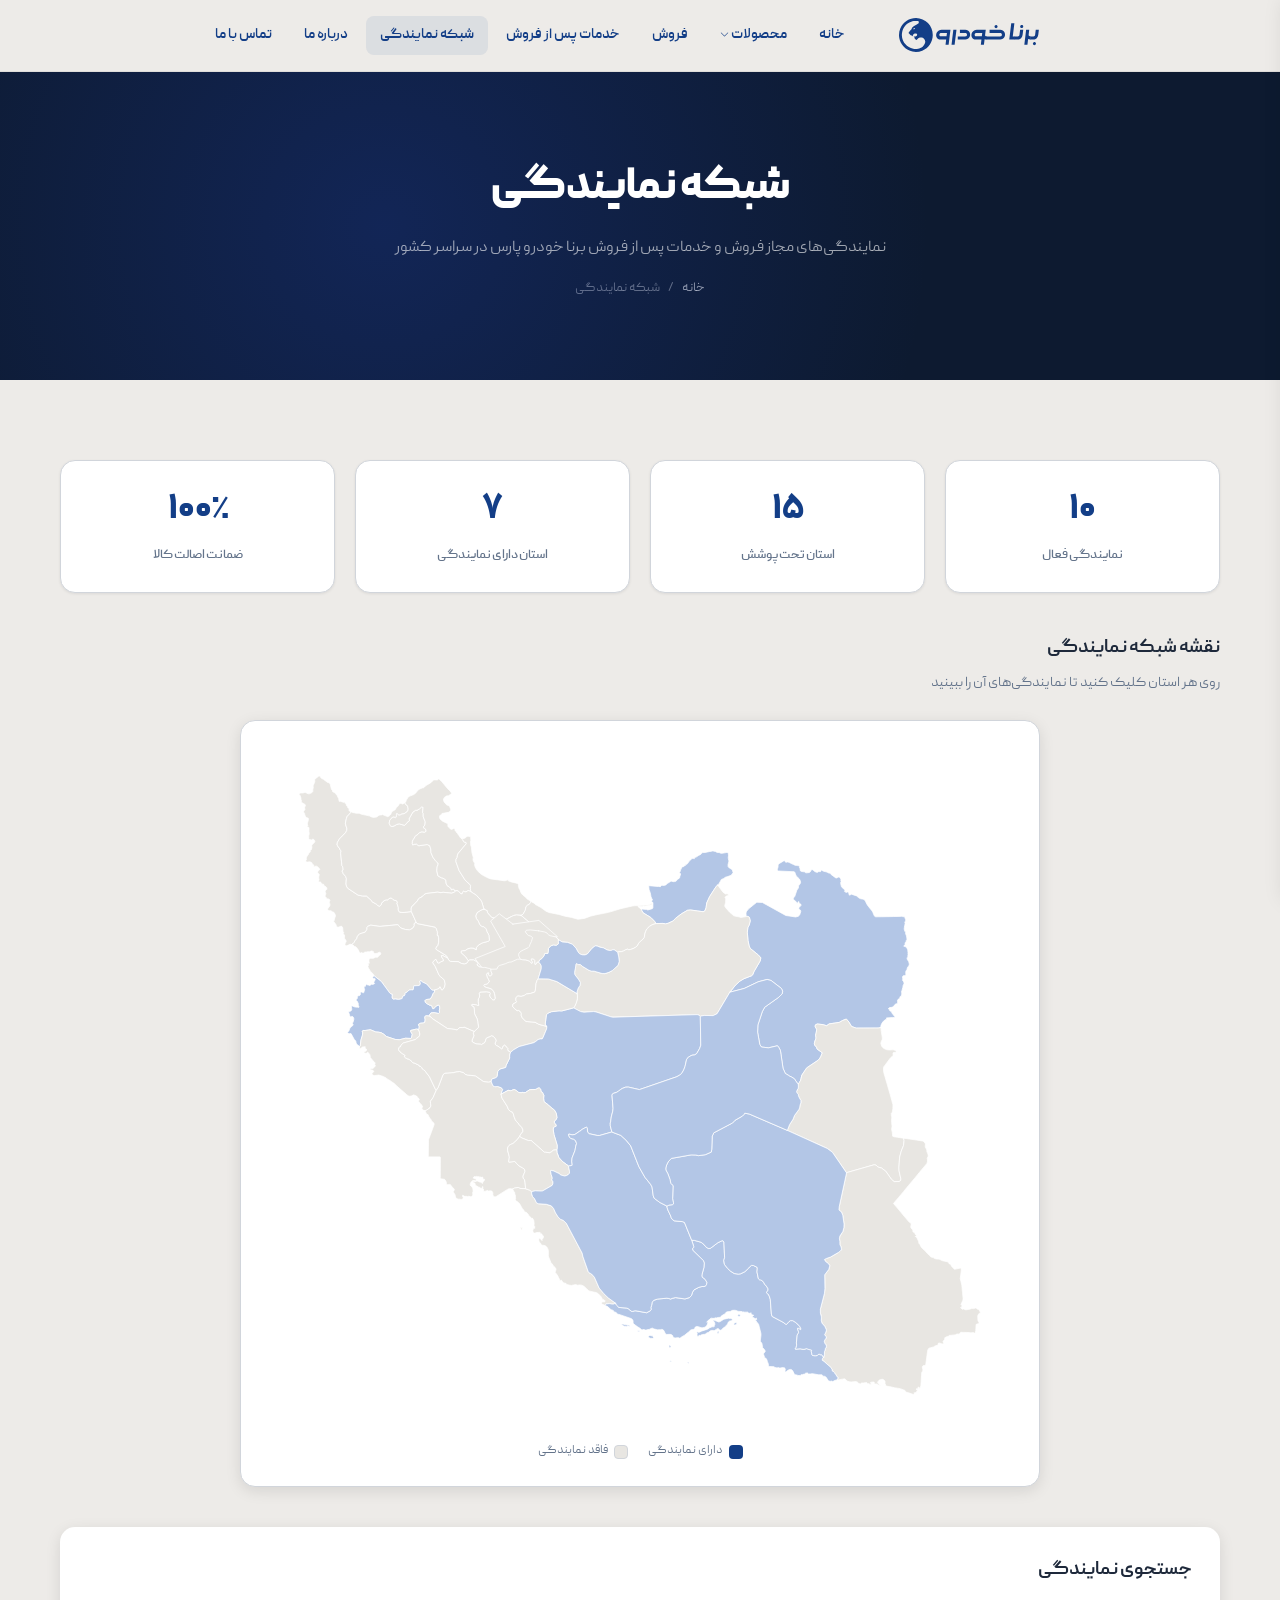
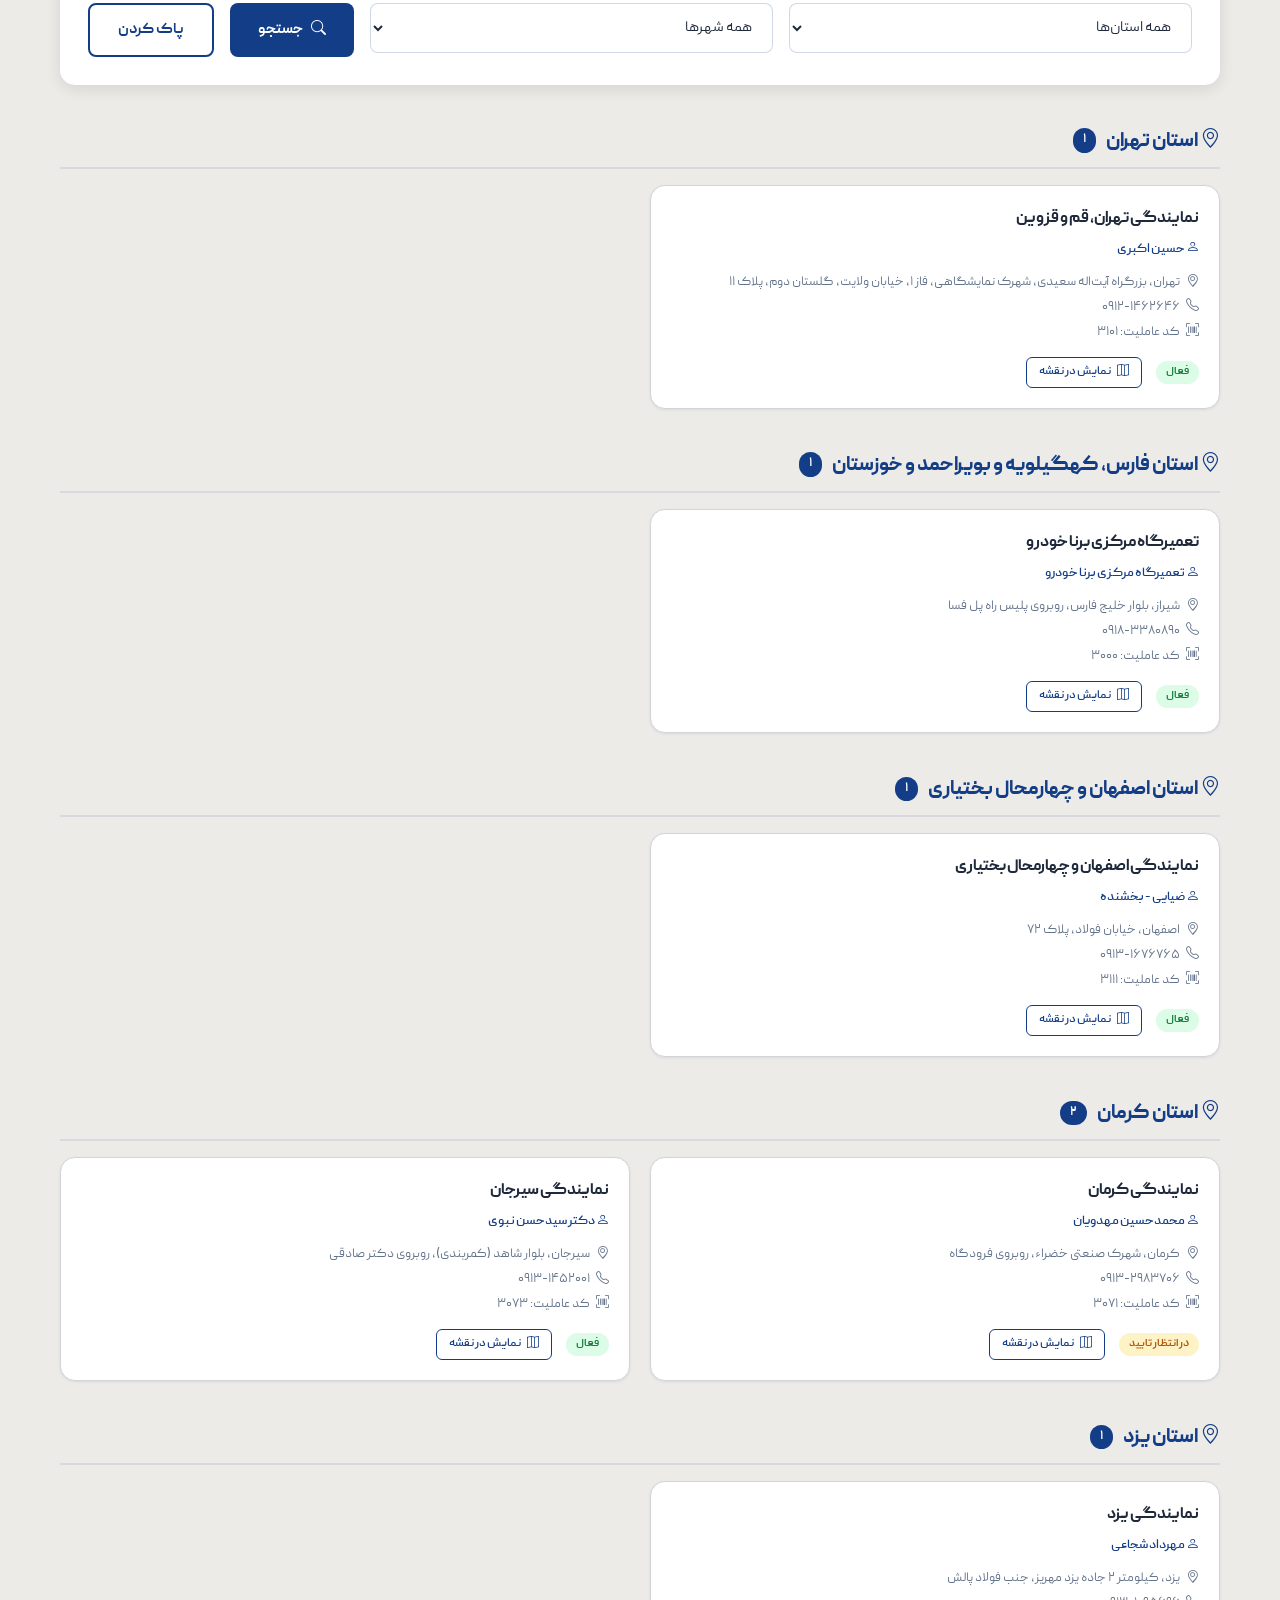
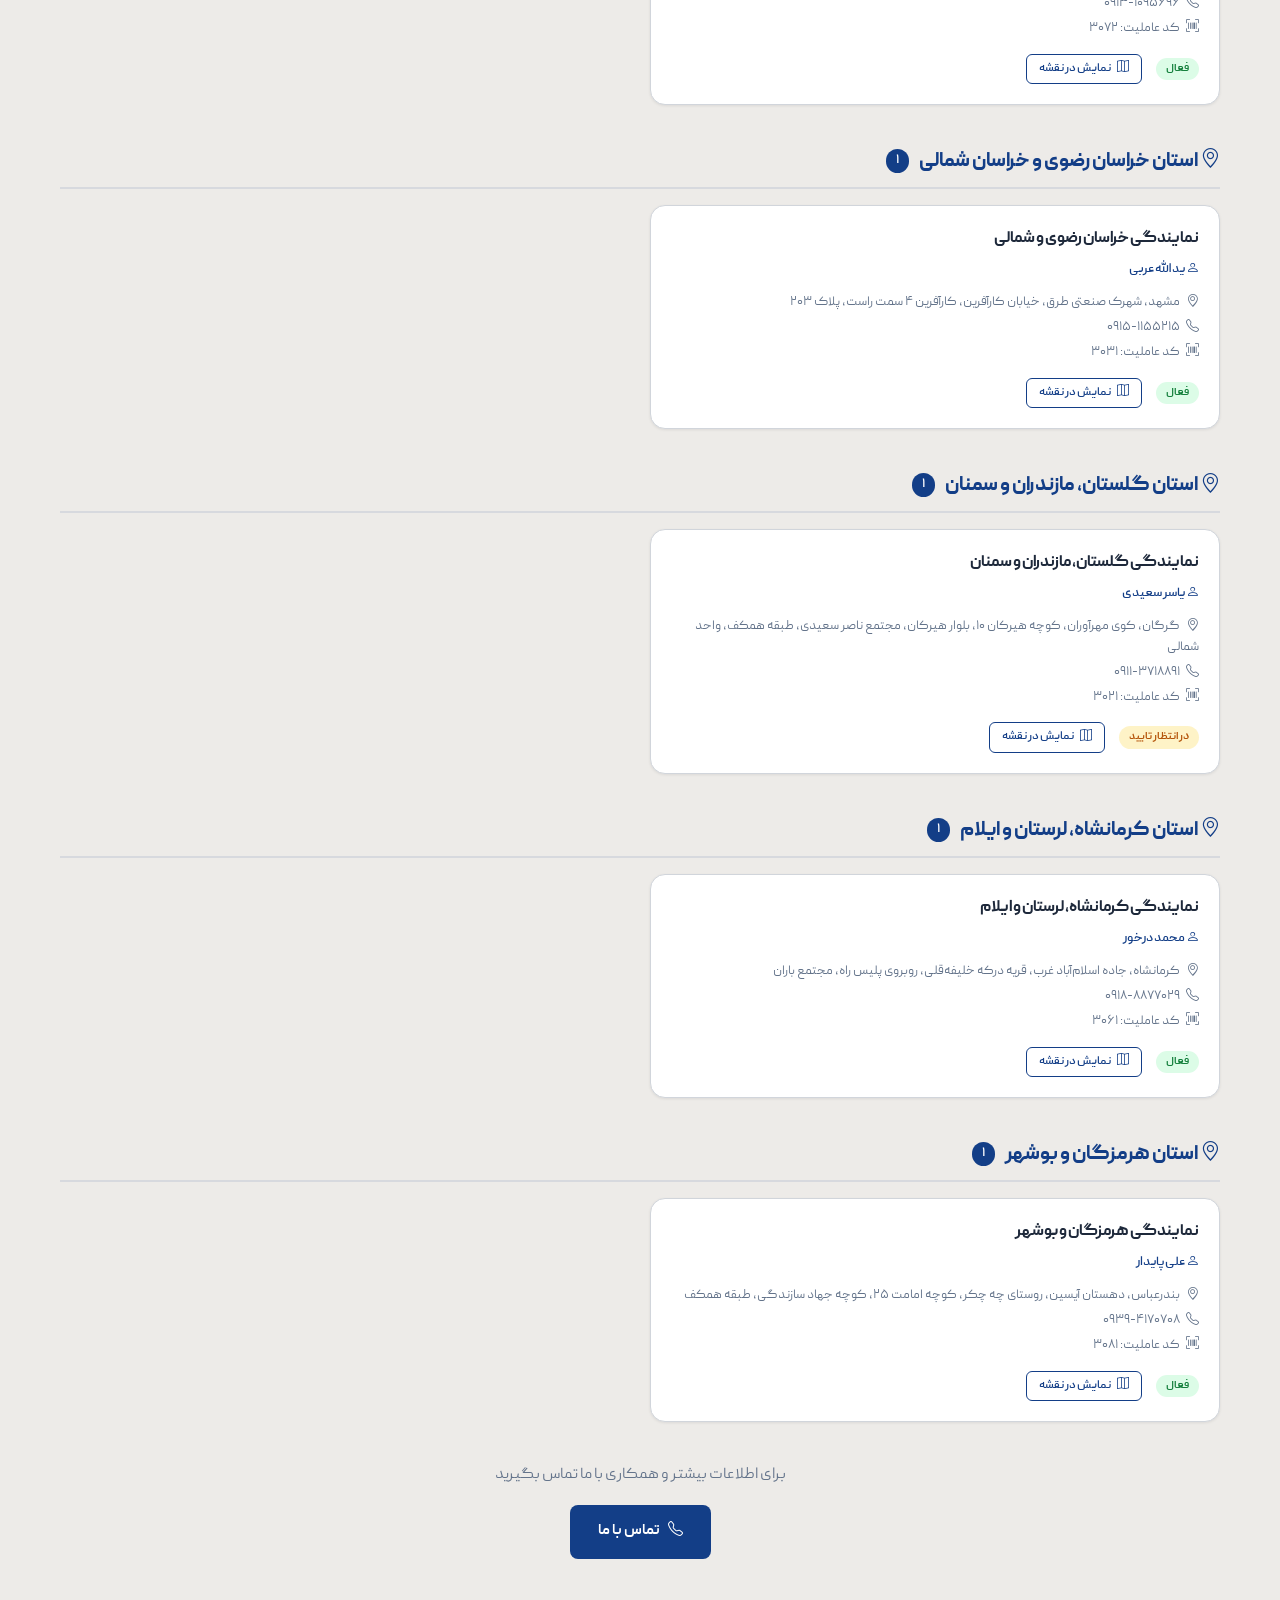
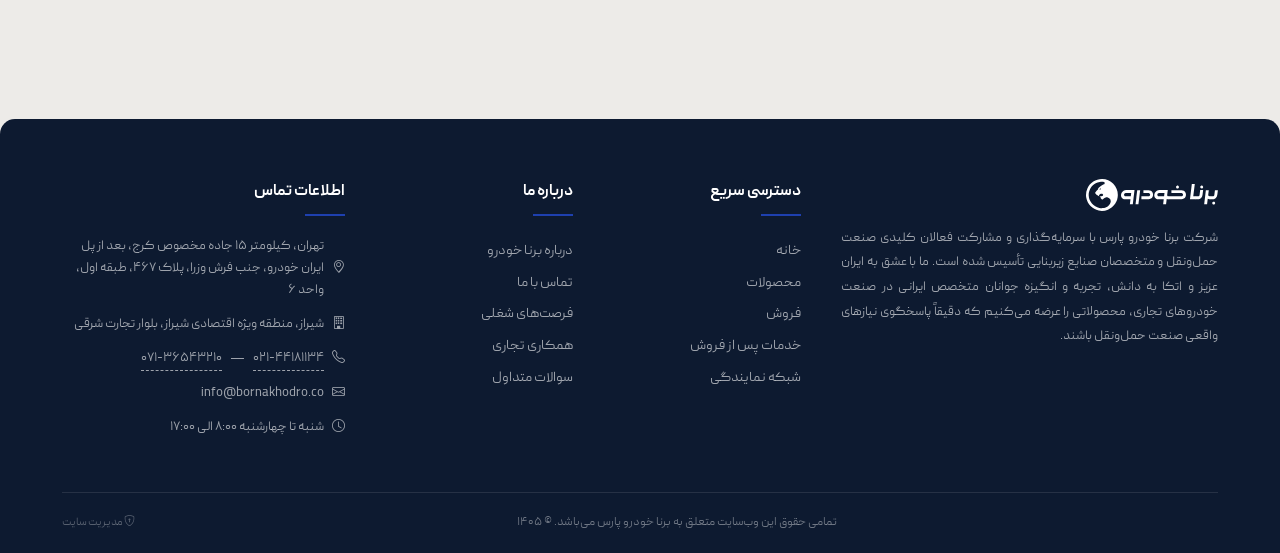
<file: screens/agents.html>
<!doctype html>
<html lang="fa" dir="rtl"><head>
  <meta charset="utf-8">
  <meta name="viewport" content="width=device-width, initial-scale=1">
  <title data-text="seo.siteTitle">شبکه نمایندگی — برنا خودرو پارس</title>
  <meta name="description" content="شبکه نمایندگی برنا خودرو پارس — نمایندگی‌های مجاز فروش و خدمات در سراسر کشور" data-text="seo.metaDescription">
  <link rel="stylesheet" href="https://cdn.jsdelivr.net/npm/bootstrap-icons@1.11.3/font/bootstrap-icons.min.css">
  <link rel="icon" data-img="favicon" href="../favicon.ico" />
  <link rel="stylesheet" href="../css/borna.css">
  <style>
    html { scroll-behavior: smooth; }
    .search-box {
      background: var(--surface);
      border-radius: var(--radius-lg);
      box-shadow: var(--shadow-md);
      padding: 28px;
      margin-bottom: 40px;
    }
    .search-row {
      display: flex;
      gap: 16px;
    }
    .search-row .form-group { flex: 1; margin-bottom: 0; }
    .region-grid {
      display: grid;
      grid-template-columns: repeat(2, 1fr);
      gap: 20px;
    }
    .region-group { margin-bottom: 40px; }
    .region-title {
      font-size: 20px;
      font-weight: 800;
      color: var(--accent);
      margin-bottom: 16px;
      padding-bottom: 8px;
      border-bottom: 2px solid rgba(19, 62, 135, 0.1);
    }
    .agent-count {
      display: inline-block;
      background: var(--accent);
      color: #fff;
      font-size: 12px;
      font-weight: 700;
      padding: 2px 10px;
      border-radius: 999px;
      margin-right: 8px;
      vertical-align: middle;
    }
    .agent-card {
      background: var(--surface);
      border-radius: var(--radius-lg);
      box-shadow: var(--shadow-sm);
      padding: 20px;
      transition: box-shadow 0.2s, transform 0.2s;
      border: 1px solid var(--border);
    }
    .agent-card:hover {
      box-shadow: var(--shadow-md);
      transform: translateY(-2px);
    }
    .agent-card h3 {
      font-size: 16px;
      font-weight: 800;
      color: var(--fg);
      margin-bottom: 6px;
    }
    .agent-card .manager {
      font-size: 13px;
      color: var(--accent);
      font-weight: 600;
      margin-bottom: 12px;
    }
    .agent-card p {
      font-size: 13px;
      color: var(--muted);
      margin-bottom: 4px;
      line-height: 1.6;
    }
    .agent-card .agent-badge {
      display: inline-block;
      font-size: 11px;
      font-weight: 700;
      padding: 2px 10px;
      border-radius: 999px;
      margin-top: 10px;
    }
    .agent-badge.active { background: #dcfce7; color: #15803d; }
    .agent-badge.pending { background: #fef3c7; color: #b45309; }
    .agent-card .phone-link {
      display: inline-block;
      direction: ltr;
      unicode-bidi: embed;
    }
    .agent-card .map-btn {
      display: inline-flex;
      align-items: center;
      gap: 6px;
      margin-top: 10px;
      margin-right: 12px;
      font-size: 12px;
      font-weight: 600;
      color: var(--accent);
      text-decoration: none;
      border: 1px solid var(--accent);
      border-radius: 6px;
      padding: 4px 12px;
      transition: background 0.2s, color 0.2s;
    }
    .agent-card .map-btn:hover {
      background: var(--accent);
      color: #fff;
    }
    .stats-row {
      display: grid;
      grid-template-columns: repeat(4, 1fr);
      gap: 20px;
      margin-bottom: 40px;
    }
    .stat-card {
      background: var(--surface);
      border-radius: var(--radius-lg);
      box-shadow: var(--shadow-sm);
      padding: 24px;
      text-align: center;
      border: 1px solid var(--border);
    }
    .stat-card .num {
      font-size: 32px;
      font-weight: 900;
      color: var(--accent);
      font-family: var(--font);
    }
    .stat-card .label {
      font-size: 13px;
      color: var(--muted);
      margin-top: 6px;
      font-weight: 600;
    }
    .no-results {
      text-align: center;
      padding: 60px 20px;
      color: var(--muted);
      display: none;
    }
    .no-results i { font-size: 48px; margin-bottom: 16px; display: block; }
    .no-results h3 { font-size: 18px; margin-bottom: 8px; color: var(--fg); }
    @media (max-width: 768px) {
      .stats-row { grid-template-columns: repeat(2, 1fr); }
      .region-grid { grid-template-columns: 1fr; }
      .search-row { flex-direction: column; }
      .search-row .btn { width: 100%; }
    }
    .map-section { margin-bottom: 40px; }
    .map-section .section-sub { margin-bottom: 24px; }
    .iran-map-wrapper {
      background: var(--surface);
      border-radius: var(--radius-lg);
      box-shadow: var(--shadow-md);
      padding: 24px;
      border: 1px solid var(--border);
      overflow: hidden;
      max-width: 800px;
      margin-left: auto;
      margin-right: auto;
    }
    .iran-map { display: block; width: 100%; height: auto; }
    .iran-map .province {
      transition: fill 0.2s, opacity 0.2s;
      stroke: #fff;
      stroke-width: 1;
      stroke-linejoin: round;
      stroke-linecap: round;
      cursor: pointer;
    }
    .iran-map .province-bg { fill: #e8e6e2; cursor: default; }
    .iran-map .province-bg:hover { fill: #ddd9d4; }
    .iran-map .province-agent {
      fill: #b3c6e6;
      cursor: pointer;
    }
    .iran-map .province-agent:hover {
      fill: #133e87;
      opacity: 0.85;
    }
    .iran-map .province-agent.selected {
      fill: #133e87;
    }
    #iran-map-container { min-height: 400px; }
    #iran-map-container svg.iran-map { display: block; width: 100%; height: auto; }
    .map-legend {
      display: flex;
      gap: 20px;
      justify-content: center;
      margin-top: 16px;
      flex-wrap: wrap;
    }
    .map-legend-item {
      display: flex;
      align-items: center;
      gap: 6px;
      font-size: 12px;
      color: var(--muted);
    }
    .map-legend-dot {
      width: 14px;
      height: 14px;
      border-radius: 4px;
    }
    .map-legend-dot.has-agent { background: #133e87; }
    .map-legend-dot.no-agent { background: #e8e6e2; border: 1px solid #d1d5db; }
    @media (max-width: 768px) {
      .iran-map-wrapper { padding: 12px; }
    }
    @media (max-width: 480px) {
      .iran-map-wrapper { padding: 8px; }
    }
  </style>
</head>
<body>
  <header class="header">
    <div class="container header-inner">
      <div class="header-actions">
        <button class="btn-icon menu-toggle" aria-label="منو"><i class="bi bi-list"></i></button>
      </div>
      <div class="header-logo">
        <a href="../index.html"><img src="../logo-borna.svg" alt="برنا خودرو پارس" data-img="logo" style="height:34px;width:auto;" /></a>
      </div>
      <nav class="nav">
        <a href="../index.html">خانه</a>
        <div class="has-dropdown">
          <a href="products.html">محصولات <i class="bi bi-chevron-down" style="font-size:9px;"></i></a>
          <div class="dropdown-menu">
            <a href="products.html">کامیون BORNA 560 S</a>
          </div>
        </div>
        <a href="sales.html">فروش</a>
        <a href="after-sales.html">خدمات پس از فروش</a>
        <a href="agents.html" class="active">شبکه نمایندگی</a>
        <a href="about.html">درباره ما</a>
        <a href="contact.html">تماس با ما</a>
      </nav>
    </div>
  </header>
  <div class="mobile-overlay"></div>
  <div class="mobile-menu">
    <div class="mobile-menu-header">
      <h3>برنا خودرو پارس</h3>
      <button class="btn-icon mobile-menu-close" aria-label="بستن"><i class="bi bi-x-lg"></i></button>
    </div>
    <nav class="mobile-nav">
      <a href="../index.html">خانه</a>
      <a href="products.html">محصولات</a>
      <div class="sub-nav">
        <a href="products.html">کامیون BORNA 560 S</a>
      </div>
      <a href="sales.html">فروش</a>
      <a href="after-sales.html">خدمات پس از فروش</a>
      <a href="agents.html">شبکه نمایندگی</a>
      <a href="about.html">درباره ما</a>
      <a href="contact.html">تماس با ما</a>
    </nav>
  </div>

  <section class="page-header">
    <h1>شبکه نمایندگی</h1>
    <p>نمایندگی‌های مجاز فروش و خدمات پس از فروش برنا خودرو پارس در سراسر کشور</p>
    <div class="breadcrumb">
      <a href="../index.html">خانه</a>
      <span>/</span>
      <span>شبکه نمایندگی</span>
    </div>
  </section>

  <section class="section">
    <div class="container">
      <!-- Stats -->
      <div class="stats-row fade-up">
        <div class="stat-card">
          <div class="num" data-text="agents.stats.0.num">۱۰</div>
          <div class="label" data-text="agents.stats.0.label">نمایندگی فعال</div>
        </div>
        <div class="stat-card">
          <div class="num" data-text="agents.stats.1.num">۱۵</div>
          <div class="label" data-text="agents.stats.1.label">استان تحت پوشش</div>
        </div>
        <div class="stat-card">
          <div class="num" data-text="agents.stats.2.num">۷</div>
          <div class="label" data-text="agents.stats.2.label">استان دارای نمایندگی</div>
        </div>
        <div class="stat-card">
          <div class="num" data-text="agents.stats.3.num">۱۰۰٪</div>
          <div class="label" data-text="agents.stats.3.label">ضمانت اصالت کالا</div>
        </div>
      </div>

      <!-- Iran Map -->
      <div class="map-section fade-up">
        <h3 style="margin-bottom:8px; font-weight:700;">نقشه شبکه نمایندگی</h3>
        <p style="color:var(--muted); font-size:14px; margin-bottom:24px;" data-text="agents.mapIntro">روی هر استان کلیک کنید تا نمایندگی‌های آن را ببینید</p>
        <div class="iran-map-wrapper">
          <div id="iran-map-container" data-img="iranMap"></div>
          <div class="map-legend">
            <div class="map-legend-item"><div class="map-legend-dot has-agent"></div> دارای نمایندگی</div>
            <div class="map-legend-item"><div class="map-legend-dot no-agent"></div> فاقد نمایندگی</div>
          </div>
        </div>
      </div>

      <!-- Search -->
      <div class="search-box fade-up">
        <h3 style="margin-bottom:16px; font-weight:700;">جستجوی نمایندگی</h3>
        <div class="search-row">
          <div class="form-group">
            <select class="form-control" id="filter-province">
              <option value="">همه استان‌ها</option>
              <option>تهران</option>
              <option>فارس</option>
              <option>اصفهان</option>
              <option>کرمان</option>
              <option>یزد</option>
              <option>خراسان رضوی</option>
              <option>گلستان</option>
              <option>کرمانشاه</option>
              <option>هرمزگان</option>
            </select>
          </div>
          <div class="form-group">
            <select class="form-control" id="filter-city">
              <option value="">همه شهرها</option>
            </select>
          </div>
          <button class="btn btn-primary" style="min-width:120px;" onclick="document.querySelectorAll('.iran-map .province-agent').forEach(function(p){p.classList.remove('selected')}); filterAgents()"><i class="bi bi-search"></i> جستجو</button>
          <button class="btn btn-outline" onclick="resetFilter()" style="min-width:100px;">پاک کردن</button>
        </div>
      </div>

      <!-- Agent list -->
      <div id="agent-list">

        <!-- تهران -->
        <div class="region-group fade-up" data-province="تهران">
          <h3 class="region-title"><i class="bi bi-geo-alt"></i> استان تهران <span class="agent-count">۱</span></h3>
          <div class="region-grid">
            <div class="agent-card" data-city="تهران">
              <h3>نمایندگی تهران، قم و قزوین</h3>
              <div class="manager"><i class="bi bi-person"></i> حسین اکبری</div>
              <p><i class="bi bi-geo-alt" style="margin-left:4px;"></i> تهران، بزرگراه آیت‌اله سعیدی، شهرک نمایشگاهی، فاز ۱، خیابان ولایت، گلستان دوم، پلاک ۱۱</p>
              <p><i class="bi bi-telephone" style="margin-left:4px;"></i> <span class="phone-link">۰۹۱۲-۱۴۶۲۶۴۶</span></p>
              <p><i class="bi bi-upc-scan" style="margin-left:4px;"></i> کد عاملیت: ۳۱۰۱</p>
              <span class="agent-badge active">فعال</span>
              <a href="https://www.google.com/maps?q=تهران+بزرگراه+آیت‌اله+سعیدی+شهرک+نمایشگاهی+فاز+۱+خیابان+ولایت+گلستان+دوم+پلاک+۱۱" target="_blank" rel="noopener" class="map-btn"><i class="bi bi-map"></i> نمایش در نقشه</a>
            </div>
          </div>
        </div>

        <!-- فارس -->
        <div class="region-group fade-up" data-province="فارس">
          <h3 class="region-title"><i class="bi bi-geo-alt"></i> استان فارس، کهگیلویه و بویراحمد و خوزستان <span class="agent-count">۱</span></h3>
          <div class="region-grid">
            <div class="agent-card" data-city="شیراز">
              <h3>تعمیرگاه مرکزی برنا خودرو</h3>
              <div class="manager"><i class="bi bi-person"></i> تعمیرگاه مرکزی برنا خودرو</div>
              <p><i class="bi bi-geo-alt" style="margin-left:4px;"></i> شیراز، بلوار خلیج فارس، روبروی پلیس راه پل فسا</p>
              <p><i class="bi bi-telephone" style="margin-left:4px;"></i> <span class="phone-link">۰۹۱۸-۳۳۸۰۸۹۰</span></p>
              <p><i class="bi bi-upc-scan" style="margin-left:4px;"></i> کد عاملیت: ۳۰۰۰</p>
              <span class="agent-badge active">فعال</span>
              <a href="https://www.google.com/maps?q=29.486365247171012,52.63554766245371" target="_blank" rel="noopener" class="map-btn"><i class="bi bi-map"></i> نمایش در نقشه</a>
            </div>
          </div>
        </div>

        <!-- اصفهان -->
        <div class="region-group fade-up" data-province="اصفهان">
          <h3 class="region-title"><i class="bi bi-geo-alt"></i> استان اصفهان و چهارمحال بختیاری <span class="agent-count">۱</span></h3>
          <div class="region-grid">
            <div class="agent-card" data-city="اصفهان">
              <h3>نمایندگی اصفهان و چهارمحال بختیاری</h3>
              <div class="manager"><i class="bi bi-person"></i> ضیایی - بخشنده</div>
              <p><i class="bi bi-geo-alt" style="margin-left:4px;"></i> اصفهان، خیابان فولاد، پلاک ۷۲</p>
              <p><i class="bi bi-telephone" style="margin-left:4px;"></i> <span class="phone-link">۰۹۱۳-۱۶۷۶۷۶۵</span></p>
              <p><i class="bi bi-upc-scan" style="margin-left:4px;"></i> کد عاملیت: ۳۱۱۱</p>
              <span class="agent-badge active">فعال</span>
              <a href="https://www.google.com/maps?q=اصفهان+خیابان+فولاد+پلاک+۷۲" target="_blank" rel="noopener" class="map-btn"><i class="bi bi-map"></i> نمایش در نقشه</a>
            </div>
          </div>
        </div>

        <!-- کرمان -->
        <div class="region-group fade-up" data-province="کرمان">
          <h3 class="region-title"><i class="bi bi-geo-alt"></i> استان کرمان <span class="agent-count">۲</span></h3>
          <div class="region-grid">
            <div class="agent-card" data-city="کرمان">
              <h3>نمایندگی کرمان</h3>
              <div class="manager"><i class="bi bi-person"></i> محمدحسین مهدویان</div>
              <p><i class="bi bi-geo-alt" style="margin-left:4px;"></i> کرمان، شهرک صنعتی خضراء، روبروی فرودگاه</p>
              <p><i class="bi bi-telephone" style="margin-left:4px;"></i> <span class="phone-link">۰۹۱۳-۲۹۸۳۷۰۶</span></p>
              <p><i class="bi bi-upc-scan" style="margin-left:4px;"></i> کد عاملیت: ۳۰۷۱</p>
              <span class="agent-badge pending">در انتظار تایید</span>
              <a href="https://www.google.com/maps?q=کرمان+شهرک+صنعتی+خضراء+روبروی+فرودگاه" target="_blank" rel="noopener" class="map-btn"><i class="bi bi-map"></i> نمایش در نقشه</a>
            </div>
            <div class="agent-card" data-city="سیرجان">
              <h3>نمایندگی سیرجان</h3>
              <div class="manager"><i class="bi bi-person"></i> دکتر سیدحسن نبوی</div>
              <p><i class="bi bi-geo-alt" style="margin-left:4px;"></i> سیرجان، بلوار شاهد (کمربندی)، روبروی دکتر صادقی</p>
              <p><i class="bi bi-telephone" style="margin-left:4px;"></i> <span class="phone-link">۰۹۱۳-۱۴۵۲۰۰۱</span></p>
              <p><i class="bi bi-upc-scan" style="margin-left:4px;"></i> کد عاملیت: ۳۰۷۳</p>
              <span class="agent-badge active">فعال</span>
              <a href="https://www.google.com/maps?q=سیرجان+بلوار+شاهد+کمربندی+روبروی+دکتر+صادقی" target="_blank" rel="noopener" class="map-btn"><i class="bi bi-map"></i> نمایش در نقشه</a>
            </div>
          </div>
        </div>

        <!-- یزد -->
        <div class="region-group fade-up" data-province="یزد">
          <h3 class="region-title"><i class="bi bi-geo-alt"></i> استان یزد <span class="agent-count">۱</span></h3>
          <div class="region-grid">
            <div class="agent-card" data-city="یزد">
              <h3>نمایندگی یزد</h3>
              <div class="manager"><i class="bi bi-person"></i> مهرداد شجاعی</div>
              <p><i class="bi bi-geo-alt" style="margin-left:4px;"></i> یزد، کیلومتر ۲ جاده یزد مهریز، جنب فولاد پالش</p>
              <p><i class="bi bi-telephone" style="margin-left:4px;"></i> <span class="phone-link">۰۹۱۳-۱۰۹۵۶۹۶</span></p>
              <p><i class="bi bi-upc-scan" style="margin-left:4px;"></i> کد عاملیت: ۳۰۷۲</p>
              <span class="agent-badge active">فعال</span>
              <a href="https://www.google.com/maps?q=یزد+کیلومتر+۲+جاده+یزد+مهریز+جنب+فولاد+پالش" target="_blank" rel="noopener" class="map-btn"><i class="bi bi-map"></i> نمایش در نقشه</a>
            </div>
          </div>
        </div>

        <!-- خراسان -->
        <div class="region-group fade-up" data-province="خراسان رضوی">
          <h3 class="region-title"><i class="bi bi-geo-alt"></i> استان خراسان رضوی و خراسان شمالی <span class="agent-count">۱</span></h3>
          <div class="region-grid">
            <div class="agent-card" data-city="مشهد">
              <h3>نمایندگی خراسان رضوی و شمالی</h3>
              <div class="manager"><i class="bi bi-person"></i> یدالله عربی</div>
              <p><i class="bi bi-geo-alt" style="margin-left:4px;"></i> مشهد، شهرک صنعتی طرق، خیابان کارآفرین، کارآفرین ۴ سمت راست، پلاک ۲۰۳</p>
              <p><i class="bi bi-telephone" style="margin-left:4px;"></i> <span class="phone-link">۰۹۱۵-۱۱۵۵۲۱۵</span></p>
              <p><i class="bi bi-upc-scan" style="margin-left:4px;"></i> کد عاملیت: ۳۰۳۱</p>
              <span class="agent-badge active">فعال</span>
              <a href="https://www.google.com/maps?q=مشهد+شهرک+صنعتی+طرق+خیابان+کارآفرین+کارآفرین+۴+پلاک+۲۰۳" target="_blank" rel="noopener" class="map-btn"><i class="bi bi-map"></i> نمایش در نقشه</a>
            </div>
          </div>
        </div>

        <!-- گلستان -->
        <div class="region-group fade-up" data-province="گلستان">
          <h3 class="region-title"><i class="bi bi-geo-alt"></i> استان گلستان، مازندران و سمنان <span class="agent-count">۱</span></h3>
          <div class="region-grid">
            <div class="agent-card" data-city="گرگان">
              <h3>نمایندگی گلستان، مازندران و سمنان</h3>
              <div class="manager"><i class="bi bi-person"></i> یاسر سعیدی</div>
              <p><i class="bi bi-geo-alt" style="margin-left:4px;"></i> گرگان، کوی مهرآوران، کوچه هیرکان ۱۰، بلوار هیرکان، مجتمع ناصر سعیدی، طبقه همکف، واحد شمالی</p>
              <p><i class="bi bi-telephone" style="margin-left:4px;"></i> <span class="phone-link">۰۹۱۱-۳۷۱۸۸۹۱</span></p>
              <p><i class="bi bi-upc-scan" style="margin-left:4px;"></i> کد عاملیت: ۳۰۲۱</p>
              <span class="agent-badge pending">در انتظار تایید</span>
              <a href="https://www.google.com/maps?q=گرگان+کوی+مهرآوران+کوچه+هیرکان+۱۰+بلوار+هیرکان+مجتمع+ناصر+سعیدی" target="_blank" rel="noopener" class="map-btn"><i class="bi bi-map"></i> نمایش در نقشه</a>
            </div>
          </div>
        </div>

        <!-- کرمانشاه -->
        <div class="region-group fade-up" data-province="کرمانشاه">
          <h3 class="region-title"><i class="bi bi-geo-alt"></i> استان کرمانشاه، لرستان و ایلام <span class="agent-count">۱</span></h3>
          <div class="region-grid">
            <div class="agent-card" data-city="کرمانشاه">
              <h3>نمایندگی کرمانشاه، لرستان و ایلام</h3>
              <div class="manager"><i class="bi bi-person"></i> محمد درخور</div>
              <p><i class="bi bi-geo-alt" style="margin-left:4px;"></i> کرمانشاه، جاده اسلام‌آباد غرب، قریه درکه خلیفه‌قلی، روبروی پلیس راه، مجتمع باران</p>
              <p><i class="bi bi-telephone" style="margin-left:4px;"></i> <span class="phone-link">۰۹۱۸-۸۸۷۷۰۲۹</span></p>
              <p><i class="bi bi-upc-scan" style="margin-left:4px;"></i> کد عاملیت: ۳۰۶۱</p>
              <span class="agent-badge active">فعال</span>
              <a href="https://www.google.com/maps?q=کرمانشاه+جاده+اسلام‌آباد+غرب+درکه+خلیفه‌قلی+روبروی+پلیس+راه+مجتمع+باران" target="_blank" rel="noopener" class="map-btn"><i class="bi bi-map"></i> نمایش در نقشه</a>
            </div>
          </div>
        </div>

        <!-- هرمزگان -->
        <div class="region-group fade-up" data-province="هرمزگان">
          <h3 class="region-title"><i class="bi bi-geo-alt"></i> استان هرمزگان و بوشهر <span class="agent-count">۱</span></h3>
          <div class="region-grid">
            <div class="agent-card" data-city="بندرعباس">
              <h3>نمایندگی هرمزگان و بوشهر</h3>
              <div class="manager"><i class="bi bi-person"></i> علی پایدار</div>
              <p><i class="bi bi-geo-alt" style="margin-left:4px;"></i> بندرعباس، دهستان آیسین، روستای چه چکر، کوچه امامت ۲۵، کوچه جهاد سازندگی، طبقه همکف</p>
              <p><i class="bi bi-telephone" style="margin-left:4px;"></i> <span class="phone-link">۰۹۳۹-۴۱۷۰۷۰۸</span></p>
              <p><i class="bi bi-upc-scan" style="margin-left:4px;"></i> کد عاملیت: ۳۰۸۱</p>
              <span class="agent-badge active">فعال</span>
              <a href="https://www.google.com/maps?q=بندرعباس+آیسین+چه+چکر+کوچه+امامت+۲۵+کوچه+جهاد+سازندگی" target="_blank" rel="noopener" class="map-btn"><i class="bi bi-map"></i> نمایش در نقشه</a>
            </div>
          </div>
        </div>

      </div>

      <div class="no-results" id="no-results">
        <i class="bi bi-search"></i>
        <h3>نتیجه‌ای یافت نشد</h3>
        <p>هیچ نمایندگی‌ای با فیلترهای انتخاب شده یافت نشد.</p>
      </div>

      <div style="text-align:center; margin-top:20px;">
        <p style="color:var(--muted); margin-bottom:16px;" data-text="agents.footerText">برای اطلاعات بیشتر و همکاری با ما تماس بگیرید</p>
        <a href="contact.html" class="btn btn-primary"><i class="bi bi-telephone"></i> تماس با ما</a>
      </div>
    </div>
  </section>
  <footer class="footer">
    <div class="container" style="max-width: 1196px;">
      <div class="footer-grid fade-up">
          <div class="footer-brand">
            <div style="display:flex; align-items:center; gap:10px;">
              <img src="../logo-borna.svg" alt="برنا خودرو پارس" data-img="logo" style="height:32px;width:auto;filter:brightness(0) invert(1);">
            </div>
<p style="line-height:1.9; text-align:justify; margin-bottom:12px;" data-text="company.footerStory">شرکت برنا خودرو پارس با سرمایه‌گذاری و مشارکت فعالان کلیدی صنعت حمل‌ونقل و متخصصان صنایع زیربنایی تأسیس شده است. ما با عشق به ایران عزیز و اتکا به دانش، تجربه و انگیزه جوانان متخصص ایرانی در صنعت خودروهای تجاری، محصولاتی را عرضه می‌کنیم که دقیقاً پاسخگوی نیازهای واقعی صنعت حمل‌ونقل باشند.</p>
          </div>
          <div>
            <h4>دسترسی سریع</h4>
            <div class="footer-links">
              <a href="../index.html">خانه</a>
              <a href="products.html">محصولات</a>
              <a href="sales.html">فروش</a>
              <a href="after-sales.html">خدمات پس از فروش</a>
              <a href="agents.html">شبکه نمایندگی</a>
            </div>
          </div>
          <div>
            <h4>درباره ما</h4>
            <div class="footer-links">
              <a href="about.html">درباره برنا خودرو</a>
              <a href="contact.html">تماس با ما</a>
              <a href="#">فرصت‌های شغلی</a>
              <a href="#">همکاری تجاری</a>
              <a href="#">سوالات متداول</a>
            </div>
          </div>
          <div>
            <h4>اطلاعات تماس</h4>
            <div class="footer-contact">
              <p><i class="bi bi-geo-alt"></i> <span data-text="company.address">تهران، کیلومتر ۱۵ جاده مخصوص کرج، بعد از پل ایران خودرو، جنب فرش وزرا، پلاک ۴۶۷، طبقه اول، واحد ۶</span></p>
              <p><i class="bi bi-building"></i> <span data-text="company.factoryAddress">شیراز، منطقه ویژه اقتصادی شیراز، بلوار تجارت شرقی</span></p>
              <p><i class="bi bi-telephone"></i> <span data-text="company.phone">۰۲۱-۴۴۱۸۱۱۳۴</span> — <span data-text="company.factoryPhone">۰۷۱-۳۶۵۴۳۲۱۰</span></p>
              <p><i class="bi bi-envelope"></i> <span data-text="company.email">info@bornakhodro.co</span></p>
              <p><i class="bi bi-clock"></i> <span data-text="company.hours">شنبه تا چهارشنبه ۸:۰۰ الی ۱۷:۰۰</span></p>
            </div>
          </div>
        </div>
        <div class="footer-bottom">تمامی حقوق این وب‌سایت متعلق به برنا خودرو پارس می‌باشد. &copy; ۱۴۰۵ <span style="float:left;"><a href="../admin.html" style="color:rgba(255,255,255,0.3);text-decoration:none;font-size:11px;"><i class="bi bi-shield-lock"></i> مدیریت سایت</a></span></div>
      </div>
    </footer>

  <script src="../js/borna.js"></script>
  <script>
    var svgToID = {
      'East Azarbaijan': 'azarbayjan-e-sharqi', 'West Azarbaijan': 'azarbayjan-e-gharbi', 'Ardebil': 'ardabil',
      'Esfahan': 'isfahan', 'Alborz': 'alborz', 'Ilam': 'ilam', 'Bushehr': 'bushehr', 'Tehran': 'tehran',
      'Chahar Mahall and Bakhtiari': 'chahar-mahal-va-bakhtiari', 'Razavi Khorasan': 'khorasan-e-razavi',
      'South Khorasan': 'khorasan-e-jonubi', 'North Khorasan': 'khorasan-e-shemali', 'Khuzestan': 'khuzestan',
      'Zanjan': 'zanjan', 'Semnan': 'semnan', 'Sistan and Baluchestan': 'sistan-va-baluchestan', 'Fars': 'fars',
      'Qazvin': 'qazvin', 'Qom': 'qom', 'Kordestan': 'kordestan', 'Kerman': 'kerman', 'Kermanshah': 'kermanshah',
      'Kohgiluyeh and Buyer Ahmad': 'kohgiluyeh-va-boyer-ahmad', 'Golestan': 'golestan', 'Gilan': 'gilan',
      'Lorestan': 'lorestan', 'Mazandaran': 'mazandaran', 'Markazi': 'markazi', 'Hormozgan': 'hormozgan',
      'Hamadan': 'hamadan', 'Yazd': 'yazd'
    };
    var nameMap = {
      'azarbayjan-e-sharqi': 'آذربایجان شرقی', 'azarbayjan-e-gharbi': 'آذربایجان غربی', 'ardabil': 'اردبیل', 'isfahan': 'اصفهان',
      'alborz': 'البرز', 'ilam': 'ایلام', 'bushehr': 'بوشهر', 'tehran': 'تهران', 'chahar-mahal-va-bakhtiari': 'چهارمحال و بختیاری',
      'khorasan-e-jonubi': 'خراسان جنوبی', 'khorasan-e-razavi': 'خراسان رضوی', 'khorasan-e-shemali': 'خراسان شمالی',
      'khuzestan': 'خوزستان', 'zanjan': 'زنجان', 'semnan': 'سمنان', 'sistan-va-baluchestan': 'سیستان و بلوچستان',
      'fars': 'فارس', 'qazvin': 'قزوین', 'qom': 'قم', 'kordestan': 'کردستان', 'kerman': 'کرمان', 'kermanshah': 'کرمانشاه',
      'kohgiluyeh-va-boyer-ahmad': 'کهگیلویه و بویراحمد', 'golestan': 'گلستان', 'gilan': 'گیلان', 'lorestan': 'لرستان',
      'mazandaran': 'مازندران', 'markazi': 'مرکزی', 'hormozgan': 'هرمزگان', 'hamadan': 'همدان', 'yazd': 'یزد'
    };
    var agentProvincesSVG = ['Tehran', 'Fars', 'Esfahan', 'Kerman', 'Yazd', 'Razavi Khorasan', 'Golestan', 'Kermanshah', 'Hormozgan'];

    function filterAgents(province) {
      if (!province) { province = document.getElementById('filter-province').value; }
      var groups = document.querySelectorAll('.region-group');
      var hasVisible = false;
      groups.forEach(function(g) {
        if (!province || g.getAttribute('data-province') === province) {
          g.style.display = ''; hasVisible = true;
        } else { g.style.display = 'none'; }
      });
      document.getElementById('no-results').style.display = hasVisible ? 'none' : 'block';
    }
    function resetFilter() {
      document.getElementById('filter-province').value = '';
      document.querySelectorAll('.region-group').forEach(function(g) { g.style.display = ''; });
      document.getElementById('no-results').style.display = 'none';
      document.querySelectorAll('#iran-map-container .province-agent').forEach(function(p) { p.classList.remove('selected'); });
    }
    function initMap() {
      var c = document.getElementById('iran-map-container');
      var xhr = new XMLHttpRequest();
      xhr.open('GET', '../images/iran-map.svg', true);
      xhr.onload = function() {
        c.innerHTML = xhr.responseText;
        var svg = c.querySelector('svg');
        svg.classList.add('iran-map');
        svg.style.width = '100%';
        svg.style.height = 'auto';
        svg.querySelectorAll('#label_points circle').forEach(function(lp) {
          var en = lp.getAttribute('class') || '';
          var id = svgToID[en] || en.toLowerCase().replace(/\s+/g, '-');
          var fa = nameMap[id] || en;
          var t = document.createElementNS('http://www.w3.org/2000/svg', 'text');
          t.setAttribute('x', lp.getAttribute('cx'));
          t.setAttribute('y', lp.getAttribute('cy'));
          t.setAttribute('text-anchor', 'middle');
          t.setAttribute('dominant-baseline', 'central');
          t.setAttribute('font-size', fa.length > 12 ? '16' : '20');
          t.setAttribute('fill', '#2c3e50');
          t.setAttribute('font-family', 'Peyda, sans-serif');
          t.setAttribute('font-weight', '600');
          t.setAttribute('pointer-events', 'none');
          t.textContent = fa;
          lp.parentNode.insertBefore(t, lp);
        });
        var lpG = svg.querySelector('#label_points');
        if (lpG) lpG.parentNode.removeChild(lpG);
        svg.querySelectorAll('.province').forEach(function(p) {
          var en = p.getAttribute('name') || '';
          var id = svgToID[en] || en.toLowerCase().replace(/\s+/g, '-');
          var fa = nameMap[id] || en;
          var ha = agentProvincesSVG.indexOf(en) !== -1 ? '1' : '0';
          p.setAttribute('data-name', fa);
          p.setAttribute('data-has-agent', ha);
          p.classList.add(ha === '1' ? 'province-agent' : 'province-bg');
          p.addEventListener('click', function() {
            if (ha !== '1') { this.style.opacity = '0.5'; var s = this; setTimeout(function() { s.style.opacity = ''; }, 200); return; }
            document.getElementById('filter-province').value = fa;
            filterAgents(fa);
            svg.querySelectorAll('.province-agent').forEach(function(pr) { pr.classList.remove('selected'); });
            this.classList.add('selected');
            setTimeout(function() {
              var searchBox = document.querySelector('.search-box');
              if (searchBox) {
                var header = document.querySelector('.header');
                var targetPos = searchBox.getBoundingClientRect().top + window.pageYOffset - (header ? header.offsetHeight : 80) - 40;
                window.scrollTo({ top: Math.max(0, targetPos), behavior: 'smooth' });
              }
            }, 400);
          });
        });
      };
      xhr.send();
    }
    initMap();
  </script>
</body>
</html>
</file>
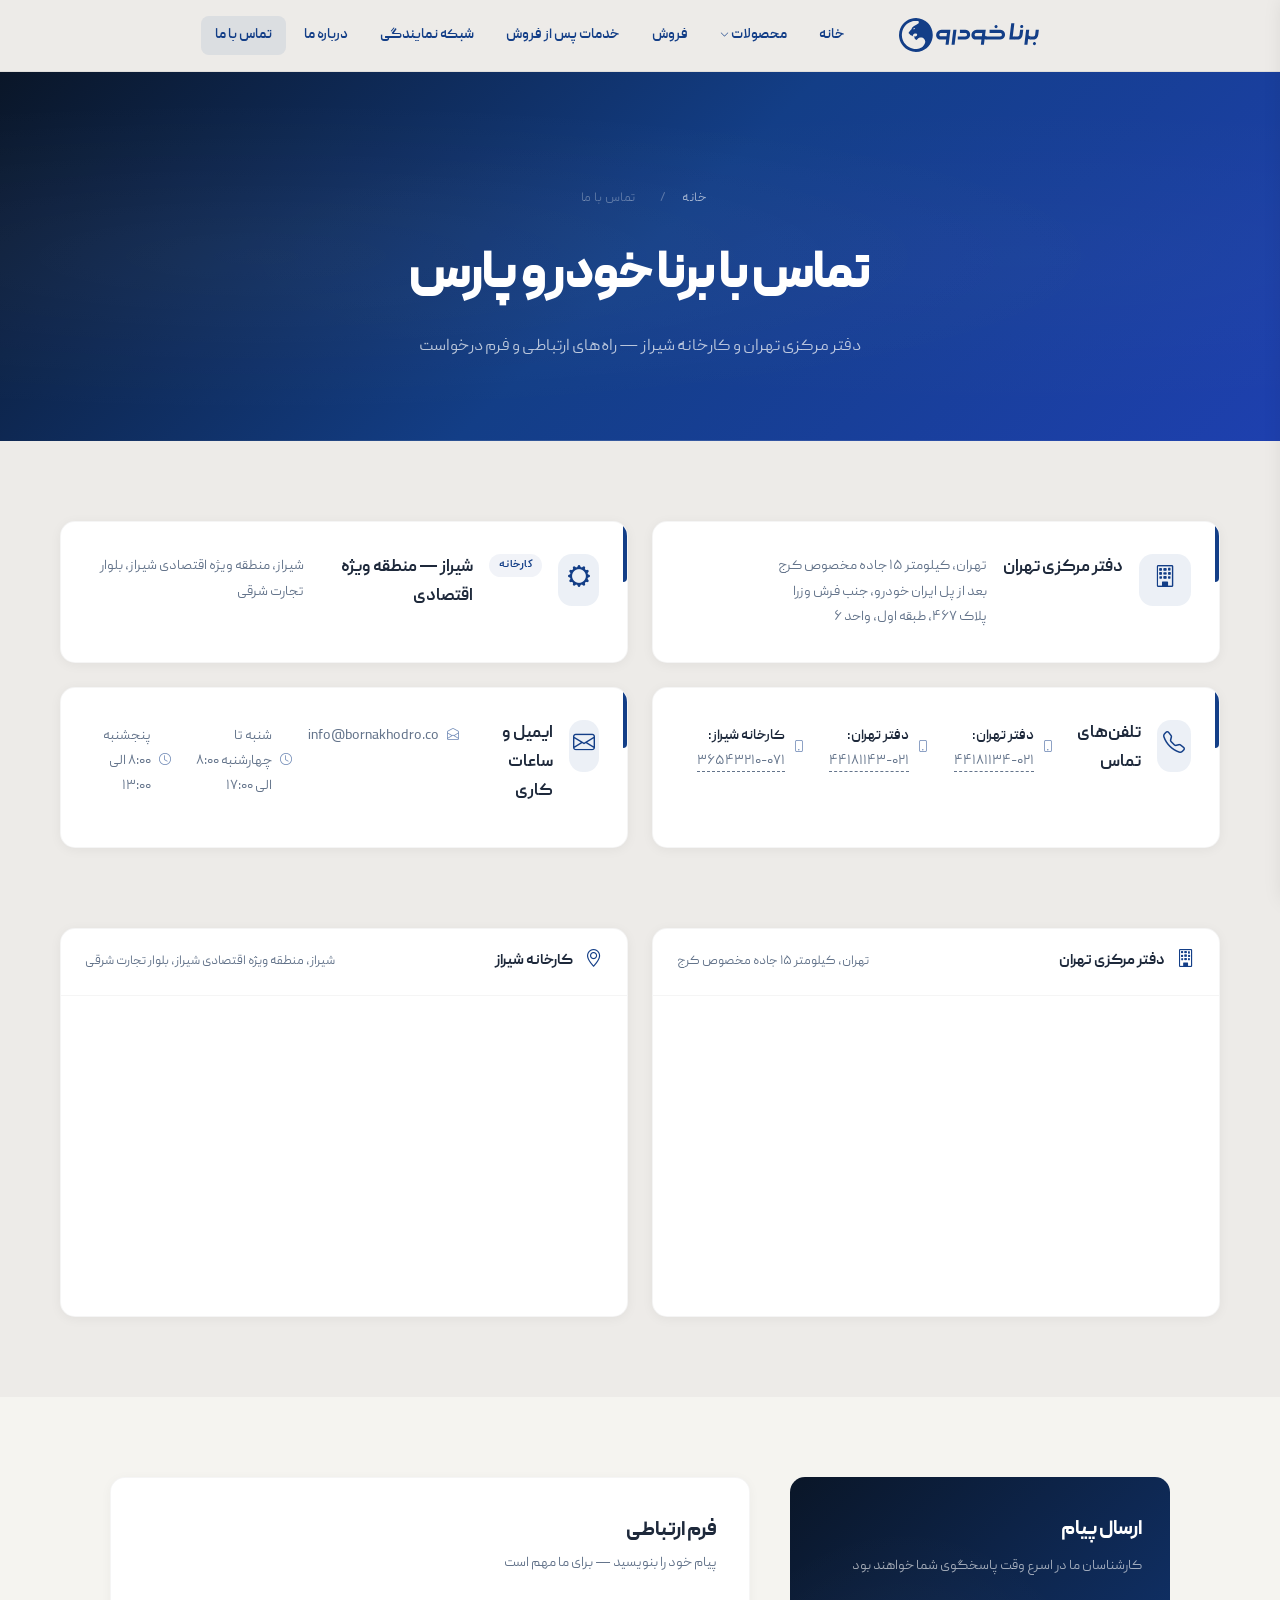
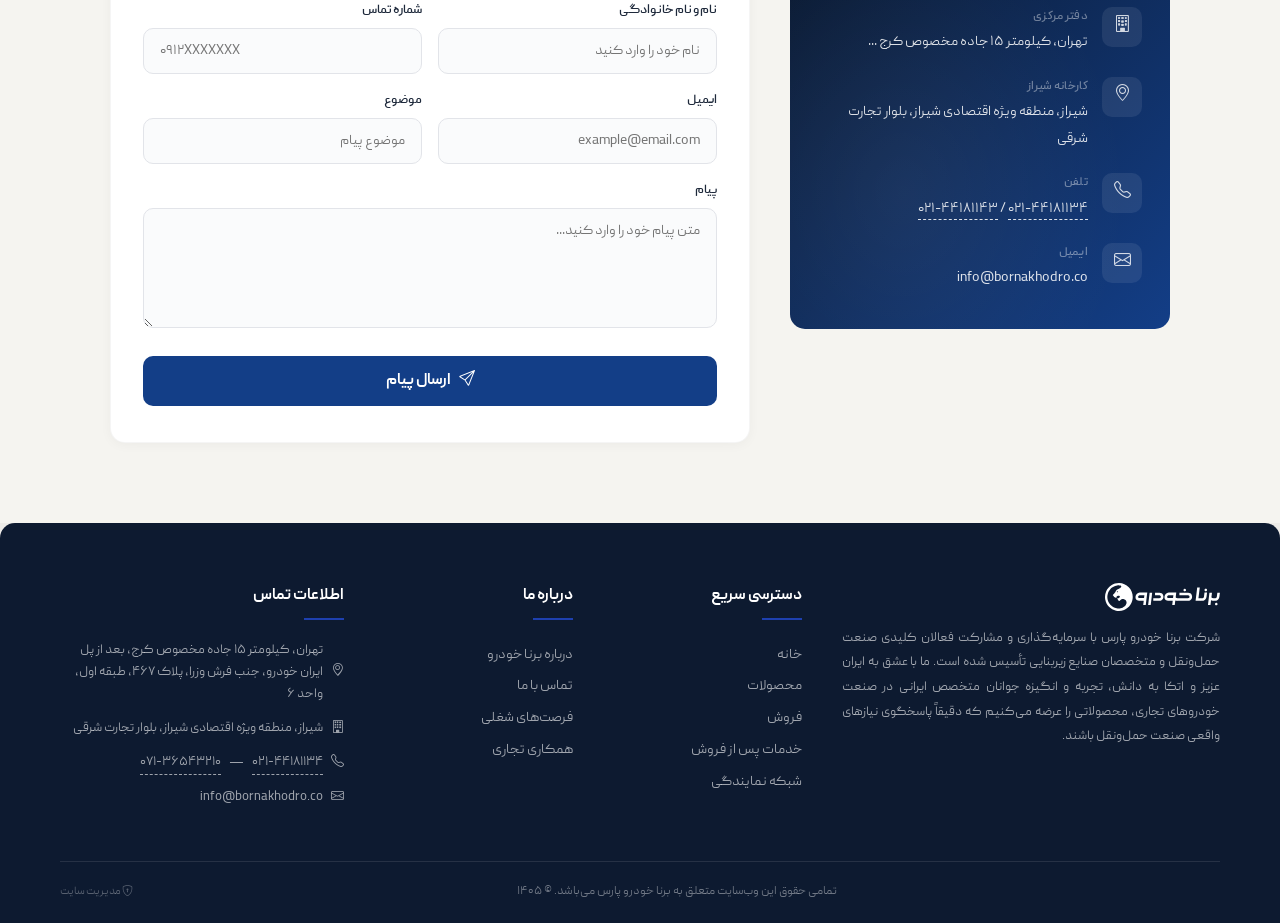
<file: screens/contact.html>
<!doctype html>
<html lang="fa" dir="rtl"><head>
  <meta charset="utf-8">
  <meta name="viewport" content="width=device-width, initial-scale=1">
  <title data-text="seo.siteTitle">تماس با ما — برنا خودرو پارس</title>
  <meta name="description" content="اطلاعات تماس برنا خودرو پارس — آدرس، تلفن، ایمیل و فرم ارتباطی" data-text="seo.metaDescription">
  <link rel="stylesheet" href="https://cdn.jsdelivr.net/npm/bootstrap-icons@1.11.3/font/bootstrap-icons.min.css">
  <link rel="icon" data-img="favicon" href="../favicon.ico">
  <link rel="stylesheet" href="../css/borna.css">
  <style>
    /* ============================================================
       Contact page — premium redesign
       ============================================================ */
    .contact-hero {
      background: linear-gradient(135deg, #0a1628 0%, #133e87 50%, #1e40af 100%);
      padding: 100px 20px 80px;
      position: relative;
      overflow: hidden;
      text-align: center;
    }
    .contact-hero::before {
      content: '';
      position: absolute;
      inset: 0;
      background:
        radial-gradient(ellipse at 20% 50%, rgba(255,255,255,0.04) 0%, transparent 60%),
        radial-gradient(ellipse at 80% 50%, rgba(255,255,255,0.02) 0%, transparent 60%);
      pointer-events: none;
    }
    .contact-hero::after {
      content: '';
      position: absolute;
      bottom: 0;
      left: 0;
      right: 0;
      height: 1px;
      background: linear-gradient(90deg, transparent, rgba(255,255,255,0.15), transparent);
    }
    .contact-hero .breadcrumb {
      color: rgba(255,255,255,0.5);
      font-size: 13px;
      margin-bottom: 24px;
      letter-spacing: 0.5px;
    }
    .contact-hero .breadcrumb a { color: rgba(255,255,255,0.6); text-decoration: none; }
    .contact-hero .breadcrumb a:hover { color: #fff; }
    .contact-hero .breadcrumb span { color: rgba(255,255,255,0.3); margin: 0 8px; }
    .contact-hero h1 {
      color: #fff;
      font-size: clamp(32px, 4vw, 52px);
      font-weight: 900;
      margin-bottom: 12px;
      letter-spacing: -0.5px;
    }
    .contact-hero p {
      color: rgba(255,255,255,0.7);
      font-size: clamp(15px, 1.3vw, 18px);
      max-width: 500px;
      margin: 0 auto;
      line-height: 1.7;
    }

    /* ---- Contact info section ---- */
    .contact-info-section {
      padding: 80px 0;
    }
    .contact-grid {
      display: grid;
      grid-template-columns: repeat(2, 1fr);
      gap: 24px;
    }
    .contact-card {
      background: var(--surface);
      border-radius: var(--radius-lg);
      padding: 32px 28px;
      box-shadow: 0 2px 12px rgba(0,0,0,0.05);
      border: 1px solid rgba(0,0,0,0.04);
      transition: box-shadow 0.3s, transform 0.3s;
      position: relative;
      overflow: hidden;
    }
    .contact-card::before {
      content: '';
      position: absolute;
      top: 0;
      right: 0;
      width: 4px;
      height: 60px;
      background: var(--accent);
      border-radius: 0 0 4px 0;
    }
    .contact-card:hover {
      box-shadow: 0 8px 30px rgba(19,62,135,0.1);
      transform: translateY(-3px);
    }
    .contact-card-icon {
      width: 52px;
      height: 52px;
      background: rgba(19,62,135,0.08);
      border-radius: 14px;
      display: flex;
      align-items: center;
      justify-content: center;
      margin-bottom: 16px;
    }
    .contact-card-icon i { font-size: 22px; color: var(--accent); }
    .contact-card h3 {
      font-size: 17px;
      font-weight: 700;
      color: var(--fg);
      margin-bottom: 8px;
    }
    .contact-card .detail {
      font-size: 14px;
      line-height: 1.8;
      color: var(--muted);
    }
    .contact-card .detail strong { color: var(--fg); font-weight: 600; }
    .contact-card .phone-row {
      display: flex;
      align-items: center;
      gap: 8px;
      margin-top: 4px;
    }
    .contact-card .phone-row i {
      font-size: 12px;
      color: var(--accent);
      opacity: 0.6;
    }
    .contact-card .label-tag {
      display: inline-block;
      background: rgba(19,62,135,0.06);
      color: var(--accent);
      font-size: 11px;
      font-weight: 700;
      padding: 2px 10px;
      border-radius: 20px;
      margin-bottom: 8px;
      letter-spacing: 0.3px;
    }

    /* ---- Maps section ---- */
    .maps-section {
      padding: 0 0 80px;
    }
    .maps-grid {
      display: grid;
      grid-template-columns: 1fr 1fr;
      gap: 24px;
    }
    .map-card {
      background: var(--surface);
      border-radius: var(--radius-lg);
      overflow: hidden;
      box-shadow: 0 2px 12px rgba(0,0,0,0.05);
      border: 1px solid rgba(0,0,0,0.04);
    }
    .map-card-header {
      padding: 18px 24px;
      display: flex;
      align-items: center;
      gap: 12px;
      border-bottom: 1px solid rgba(0,0,0,0.04);
    }
    .map-card-header i {
      font-size: 18px;
      color: var(--accent);
    }
    .map-card-header h3 {
      font-size: 15px;
      font-weight: 700;
      color: var(--fg);
    }
    .map-card-header span {
      font-size: 13px;
      color: var(--muted);
      margin-right: auto;
    }
    .map-card iframe {
      width: 100%;
      height: 320px;
      display: block;
      border: 0;
    }

    /* ---- Form section ---- */
    .form-section {
      padding: 80px 0;
      background: #f5f4f0;
    }
    .form-wrapper {
      display: grid;
      grid-template-columns: 380px 1fr;
      gap: 40px;
      max-width: 1060px;
      margin: 0 auto;
      align-items: start;
    }
    .form-sidebar {
      background: linear-gradient(135deg, #0a1628, #133e87);
      border-radius: var(--radius-lg);
      padding: 36px 28px;
      color: #fff;
      position: relative;
      overflow: hidden;
    }
    .form-sidebar::before {
      content: '';
      position: absolute;
      inset: 0;
      background: radial-gradient(ellipse at 30% 70%, rgba(255,255,255,0.05) 0%, transparent 60%);
      pointer-events: none;
    }
    .form-sidebar h3 {
      font-size: 20px;
      font-weight: 800;
      margin-bottom: 8px;
      position: relative;
    }
    .form-sidebar > p {
      font-size: 14px;
      color: rgba(255,255,255,0.6);
      margin-bottom: 28px;
      line-height: 1.7;
      position: relative;
    }
    .form-sidebar .info-item {
      display: flex;
      gap: 14px;
      margin-bottom: 20px;
      position: relative;
    }
    .form-sidebar .info-item:last-child { margin-bottom: 0; }
    .form-sidebar .info-item .icon-box {
      width: 40px;
      height: 40px;
      background: rgba(255,255,255,0.08);
      border-radius: 10px;
      display: flex;
      align-items: center;
      justify-content: center;
      flex-shrink: 0;
    }
    .form-sidebar .info-item .icon-box i { font-size: 17px; color: rgba(255,255,255,0.8); }
    .form-sidebar .info-item .txt { flex: 1; }
    .form-sidebar .info-item .txt strong {
      display: block;
      font-size: 12px;
      color: rgba(255,255,255,0.4);
      font-weight: 600;
      margin-bottom: 2px;
      letter-spacing: 0.3px;
    }
    .form-sidebar .info-item .txt span {
      font-size: 14px;
      line-height: 1.6;
      color: rgba(255,255,255,0.85);
    }
    .form-main {
      background: var(--surface);
      border-radius: var(--radius-lg);
      padding: 36px 32px;
      box-shadow: 0 2px 12px rgba(0,0,0,0.04);
      border: 1px solid rgba(0,0,0,0.04);
    }
    .form-main h3 {
      font-size: 20px;
      font-weight: 800;
      color: var(--fg);
      margin-bottom: 4px;
    }
    .form-main > p {
      font-size: 14px;
      color: var(--muted);
      margin-bottom: 24px;
    }
    .form-row {
      display: grid;
      grid-template-columns: 1fr 1fr;
      gap: 16px;
    }
    .form-group { margin-bottom: 16px; }
    .form-group.full { grid-column: 1 / -1; }
    .form-main .form-label {
      display: block;
      font-size: 13px;
      font-weight: 600;
      color: var(--fg);
      margin-bottom: 6px;
    }
    .form-main .form-control {
      width: 100%;
      padding: 12px 16px;
      border: 1.5px solid #e2e4e9;
      border-radius: 10px;
      font-size: 14px;
      font-family: var(--font);
      background: #fafbfc;
      transition: border-color 0.2s, box-shadow 0.2s;
    }
    .form-main .form-control:focus {
      outline: none;
      border-color: var(--accent);
      box-shadow: 0 0 0 3px rgba(19,62,135,0.1);
      background: #fff;
    }
    .form-main .form-control.error {
      border-color: var(--danger);
      box-shadow: 0 0 0 3px rgba(220,38,38,0.1);
    }
    .form-main textarea.form-control {
      min-height: 120px;
      resize: vertical;
    }
    .form-main .btn-submit {
      width: 100%;
      padding: 14px;
      background: var(--accent);
      color: #fff;
      border: none;
      border-radius: 10px;
      font-size: 16px;
      font-weight: 700;
      font-family: var(--font);
      cursor: pointer;
      transition: background 0.2s, transform 0.15s;
      display: flex;
      align-items: center;
      justify-content: center;
      gap: 8px;
    }
    .form-main .btn-submit:hover { background: #1a4a9e; }
    .form-main .btn-submit:active { transform: scale(0.98); }
    .form-main .btn-submit:disabled { opacity: 0.6; cursor: default; }

    /* ---- Responsive ---- */
    @media (max-width: 968px) {
      .form-wrapper { grid-template-columns: 1fr; gap: 28px; }
      .form-sidebar { order: -1; }
    }
    @media (max-width: 768px) {
      .contact-hero { padding: 80px 16px 60px; }
      .contact-info-section { padding: 50px 0; }
      .contact-grid { gap: 16px; }
      .contact-card { padding: 24px 20px; }
      .maps-section { padding: 0 0 50px; }
      .maps-grid { grid-template-columns: 1fr; }
      .map-card iframe { height: 260px; }
      .form-section { padding: 50px 0; }
      .form-main { padding: 28px 20px; }
      .form-row { grid-template-columns: 1fr; }
    }
    @media (max-width: 540px) {
      .contact-grid { grid-template-columns: 1fr; }
      .contact-card::before { height: 40px; }
    }
    @media (max-width: 380px) {
      .contact-hero { padding: 60px 12px 40px; }
      .contact-card { padding: 20px 16px; }
      .form-main { padding: 24px 16px; }
      .map-card-header { flex-wrap: wrap; }
      .map-card-header span { margin-right: auto; width: 100; margin-top: 4; }
    }
  </style>
</head>
<body>
  <header class="header">
    <div class="container header-inner">
      <div class="header-actions">
        <button class="btn-icon menu-toggle" aria-label="منو"><i class="bi bi-list"></i></button>
      </div>
      <div class="header-logo">
        <a href="../index.html"><img src="../logo-borna.svg" alt="برنا خودرو پارس" data-img="logo" style="height:34px;width:auto;"></a>
      </div>
      <nav class="nav">
        <a href="../index.html">خانه</a>
        <div class="has-dropdown">
          <a href="products.html">محصولات <i class="bi bi-chevron-down" style="font-size:9px;"></i></a>
          <div class="dropdown-menu">
            <a href="products.html">کامیون BORNA 560 S</a>
          </div>
        </div>
        <a href="sales.html">فروش</a>
        <a href="after-sales.html">خدمات پس از فروش</a>
        <a href="agents.html">شبکه نمایندگی</a>
        <a href="about.html">درباره ما</a>
        <a href="contact.html" class="active">تماس با ما</a>
      </nav>
    </div>
  </header>
  <div class="mobile-overlay"></div>
  <div class="mobile-menu">
    <div class="mobile-menu-header">
      <h3>برنا خودرو پارس</h3>
      <button class="btn-icon mobile-menu-close" aria-label="بستن"><i class="bi bi-x-lg"></i></button>
    </div>
    <nav class="mobile-nav">
      <a href="../index.html">خانه</a>
      <a href="products.html">محصولات</a>
      <div class="sub-nav">
        <a href="products.html">کامیون BORNA 560 S</a>
      </div>
      <a href="sales.html">فروش</a>
      <a href="after-sales.html">خدمات پس از فروش</a>
      <a href="agents.html">شبکه نمایندگی</a>
      <a href="about.html">درباره ما</a>
      <a href="contact.html">تماس با ما</a>
    </nav>
  </div>

  <!-- Hero -->
  <section class="contact-hero">
    <div class="breadcrumb">
      <a href="../index.html">خانه</a>
      <span>/</span>
      <span>تماس با ما</span>
    </div>
    <h1>تماس با برنا خودرو پارس</h1>
    <p>دفتر مرکزی تهران و کارخانه شیراز — راه‌های ارتباطی و فرم درخواست</p>
  </section>

  <!-- Contact cards -->
  <section class="contact-info-section">
    <div class="container">
      <div class="contact-grid fade-up">
        <!-- Tehran -->
        <div class="contact-card fade-up fade-up-1">
          <div class="contact-card-icon"><i class="bi bi-building"></i></div>
          <h3>دفتر مرکزی تهران</h3>
          <p class="detail" data-text-html="contact.address">تهران، کیلومتر ۱۵ جاده مخصوص کرج<br>بعد از پل ایران خودرو، جنب فرش وزرا<br>پلاک ۴۶۷، طبقه اول، واحد ۶</p>
        </div>
        <!-- Factory -->
        <div class="contact-card fade-up fade-up-1">
          <div class="contact-card-icon"><i class="bi bi-gear-wide"></i></div>
          <span class="label-tag">کارخانه</span>
          <h3>شیراز — منطقه ویژه اقتصادی</h3>
          <p class="detail" data-text-html="contact.factoryAddress">شیراز، منطقه ویژه اقتصادی شیراز<br>بلوار تجارت شرقی</p>
        </div>
        <!-- Phone -->
        <div class="contact-card fade-up fade-up-2">
          <div class="contact-card-icon"><i class="bi bi-telephone"></i></div>
          <h3>تلفن‌های تماس</h3>
          <div class="phone-row"><i class="bi bi-phone"></i> <span class="detail"><strong>دفتر تهران:</strong> <span data-text="contact.phone1">۰۲۱-۴۴۱۸۱۱۳۴</span></span></div>
          <div class="phone-row"><i class="bi bi-phone"></i> <span class="detail"><strong>دفتر تهران:</strong> <span data-text="contact.phone2">۰۲۱-۴۴۱۸۱۱۴۳</span></span></div>
          <div class="phone-row"><i class="bi bi-phone"></i> <span class="detail"><strong>کارخانه شیراز:</strong> <span data-text="contact.factoryPhone">۰۷۱-۳۶۵۴۳۲۱۰</span></span></div>
        </div>
        <!-- Email + Hours -->
        <div class="contact-card fade-up fade-up-2">
          <div class="contact-card-icon"><i class="bi bi-envelope"></i></div>
          <h3>ایمیل و ساعات کاری</h3>
          <div class="phone-row"><i class="bi bi-envelope-open"></i> <span class="detail"><span data-text="contact.email1">info@bornakhodro.co</span></span></div>
          <div class="phone-row"><i class="bi bi-clock"></i> <span class="detail"><span data-text="contact.hoursWeekday">شنبه تا چهارشنبه ۸:۰۰ الی ۱۷:۰۰</span></span></div>
          <div class="phone-row"><i class="bi bi-clock"></i> <span class="detail">پنجشنبه ۸:۰۰ الی ۱۳:۰۰</span></div>
        </div>
      </div>
    </div>
  </section>

  <!-- Maps side by side -->
  <section class="maps-section">
    <div class="container">
      <div class="maps-grid fade-up">
        <div class="map-card fade-up fade-up-1">
          <div class="map-card-header">
            <i class="bi bi-building"></i>
            <h3>دفتر مرکزی تهران</h3>
            <span data-text="contact.address">تهران، کیلومتر ۱۵ جاده مخصوص کرج</span>
          </div>
          <iframe src="https://www.google.com/maps/embed?pb=!1m18!1m12!1m3!1d2000!2d51.229776!3d35.712301!2m3!1f0!2f0!3f0!3m2!1i1024!2i768!4f13.1!3m3!1m2!1s0x0%3A0x0!2zMzXCsDQyJzQ0LjMiTiA1McKwMTMnNDcuMiJF!5e0!3m2!1sfa!2s!4v1" loading="lazy" referrerpolicy="no-referrer-when-downgrade"></iframe>
        </div>
        <div class="map-card fade-up fade-up-1">
          <div class="map-card-header">
            <i class="bi bi-geo-alt"></i>
            <h3>کارخانه شیراز</h3>
            <span data-text-html="contact.factoryAddress">شیراز، منطقه ویژه اقتصادی</span>
          </div>
          <iframe src="https://www.google.com/maps/embed?pb=!1m18!1m12!1m3!1d2000!2d52.600899!3d29.453068!2m3!1f0!2f0!3f0!3m2!1i1024!2i768!4f13.1!3m3!1m2!1s0x0%3A0x0!2zMjnCsDI3JzExLjAiTiA1MsKwMzYnMDMuMiJF!5e0!3m2!1sfa!2s!4v1" loading="lazy" referrerpolicy="no-referrer-when-downgrade"></iframe>
        </div>
      </div>
    </div>
  </section>

  <!-- Form -->
  <section class="form-section">
    <div class="container">
      <div class="form-wrapper fade-up">
        <div class="form-sidebar fade-up fade-up-1">
          <h3>ارسال پیام</h3>
          <p>کارشناسان ما در اسرع وقت پاسخگوی شما خواهند بود</p>
          <div class="info-item">
            <div class="icon-box"><i class="bi bi-building"></i></div>
            <div class="txt"><strong>دفتر مرکزی</strong><span data-text="contact.address">تهران، کیلومتر ۱۵ جاده مخصوص کرج ...</span></div>
          </div>
          <div class="info-item">
            <div class="icon-box"><i class="bi bi-geo-alt"></i></div>
            <div class="txt"><strong>کارخانه شیراز</strong><span data-text-html="contact.factoryAddress">شیراز، منطقه ویژه اقتصادی شیراز</span></div>
          </div>
          <div class="info-item">
            <div class="icon-box"><i class="bi bi-telephone"></i></div>
            <div class="txt"><strong>تلفن</strong><span><span data-text="contact.phone1">۰۲۱-۴۴۱۸۱۱۳۴</span> / <span data-text="contact.phone2">۰۲۱-۴۴۱۸۱۱۴۳</span></span></div>
          </div>
          <div class="info-item">
            <div class="icon-box"><i class="bi bi-envelope"></i></div>
            <div class="txt"><strong>ایمیل</strong><span data-text="contact.email1">info@bornakhodro.co</span></div>
          </div>
        </div>
        <div class="form-main fade-up fade-up-1">
          <h3>فرم ارتباطی</h3>
          <p>پیام خود را بنویسید — برای ما مهم است</p>
          <form onsubmit="handleSubmit(event, 'پیام شما با موفقیت ارسال شد. به زودی با شما تماس می‌گیریم.')">
            <div class="form-row">
              <div class="form-group">
                <label class="form-label">نام و نام خانوادگی</label>
                <input type="text" class="form-control" required placeholder="نام خود را وارد کنید">
              </div>
              <div class="form-group">
                <label class="form-label">شماره تماس</label>
                <input type="tel" class="form-control" required placeholder="۰۹۱۲XXXXXXX">
              </div>
            </div>
            <div class="form-row">
              <div class="form-group">
                <label class="form-label">ایمیل</label>
                <input type="email" class="form-control" placeholder="example@email.com">
              </div>
              <div class="form-group">
                <label class="form-label">موضوع</label>
                <input type="text" class="form-control" required placeholder="موضوع پیام">
              </div>
            </div>
            <div class="form-group full">
              <label class="form-label">پیام</label>
              <textarea class="form-control" required placeholder="متن پیام خود را وارد کنید..."></textarea>
            </div>
            <button type="submit" class="btn-submit"><i class="bi bi-send"></i> ارسال پیام</button>
          </form>
        </div>
      </div>
    </div>
  </section>

  <footer class="footer" style="margin-top:0;">
    <div class="container">
      <div class="footer-grid">
        <div class="footer-brand">
          <div style="display:flex; align-items:center; gap:10px;">
            <img src="../logo-borna.svg" alt="برنا خودرو پارس" data-img="logo" style="height:28px;width:auto;filter:brightness(0) invert(1);" />
          </div>
<p style="line-height:1.9; text-align:justify; margin-bottom:12px;" data-text="company.footerStory">شرکت برنا خودرو پارس با سرمایه‌گذاری و مشارکت فعالان کلیدی صنعت حمل‌ونقل و متخصصان صنایع زیربنایی تأسیس شده است. ما با عشق به ایران عزیز و اتکا به دانش، تجربه و انگیزه جوانان متخصص ایرانی در صنعت خودروهای تجاری، محصولاتی را عرضه می‌کنیم که دقیقاً پاسخگوی نیازهای واقعی صنعت حمل‌ونقل باشند.</p>
          </div>
        <div>
          <h4>دسترسی سریع</h4>
          <div class="footer-links">
            <a href="../index.html">خانه</a>
            <a href="products.html">محصولات</a>
            <a href="sales.html">فروش</a>
            <a href="after-sales.html">خدمات پس از فروش</a>
            <a href="agents.html">شبکه نمایندگی</a>
          </div>
        </div>
        <div>
          <h4>درباره ما</h4>
          <div class="footer-links">
            <a href="about.html">درباره برنا خودرو</a>
            <a href="contact.html">تماس با ما</a>
            <a href="#">فرصت‌های شغلی</a>
            <a href="#">همکاری تجاری</a>
          </div>
        </div>
        <div>
          <h4>اطلاعات تماس</h4>
          <div class="footer-contact">
            <p><i class="bi bi-geo-alt"></i> <span data-text="company.address">تهران، کیلومتر ۱۵ جاده مخصوص کرج، بعد از پل ایران خودرو، جنب فرش وزرا، پلاک ۴۶۷، طبقه اول، واحد ۶</span></p>
            <p><i class="bi bi-building"></i> <span data-text="company.factoryAddress">شیراز، منطقه ویژه اقتصادی شیراز، بلوار تجارت شرقی</span></p>
            <p><i class="bi bi-telephone"></i> <span data-text="company.phone">۰۲۱-۴۴۱۸۱۱۳۴</span> — <span data-text="company.factoryPhone">۰۷۱-۳۶۵۴۳۲۱۰</span></p>
            <p><i class="bi bi-envelope"></i> <span data-text="company.email">info@bornakhodro.co</span></p>
          </div>
        </div>
      </div>
      <div class="footer-bottom">تمامی حقوق این وب‌سایت متعلق به برنا خودرو پارس می‌باشد. &copy; ۱۴۰۵ <span style="float:left;"><a href="../admin.html" style="color:rgba(255,255,255,0.3);text-decoration:none;font-size:11px;"><i class="bi bi-shield-lock"></i> مدیریت سایت</a></span></div>
    </div>
  </footer>

  <script src="../js/borna.js"></script>

</body></html>
</file>
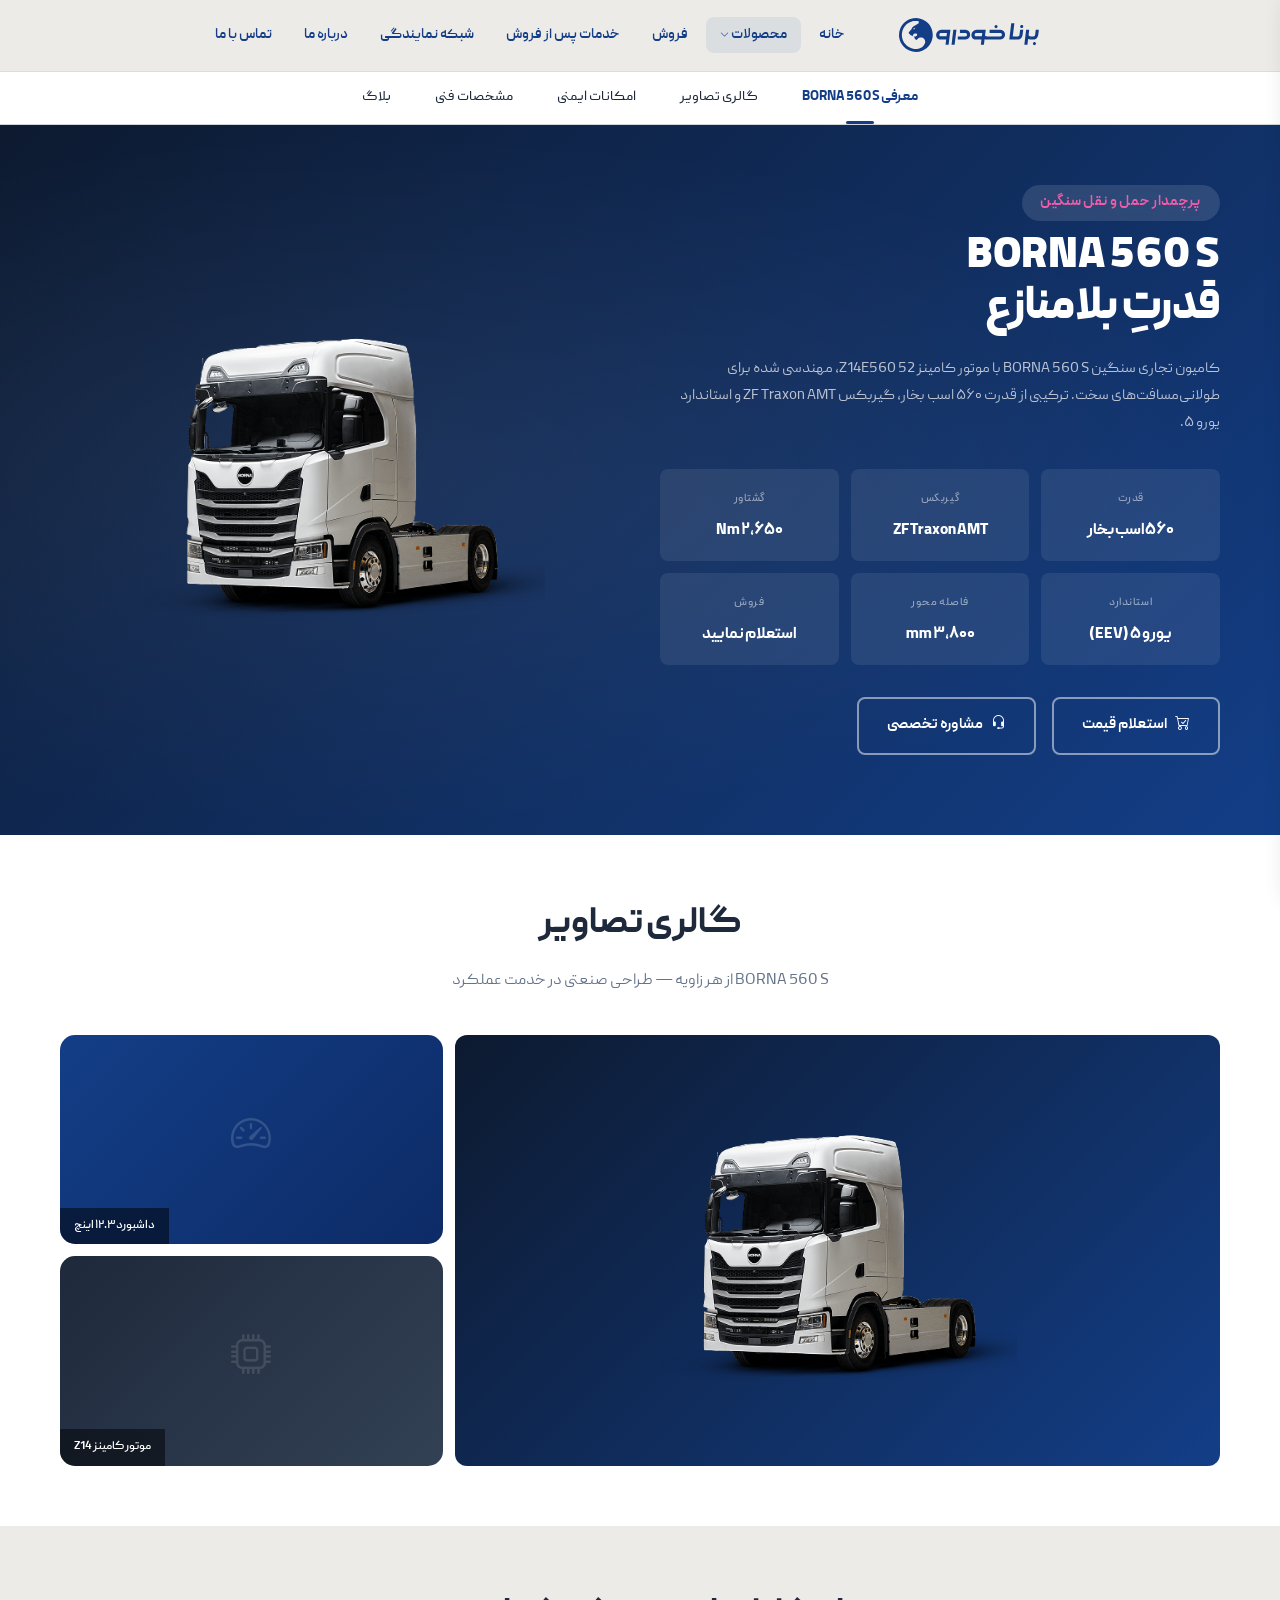
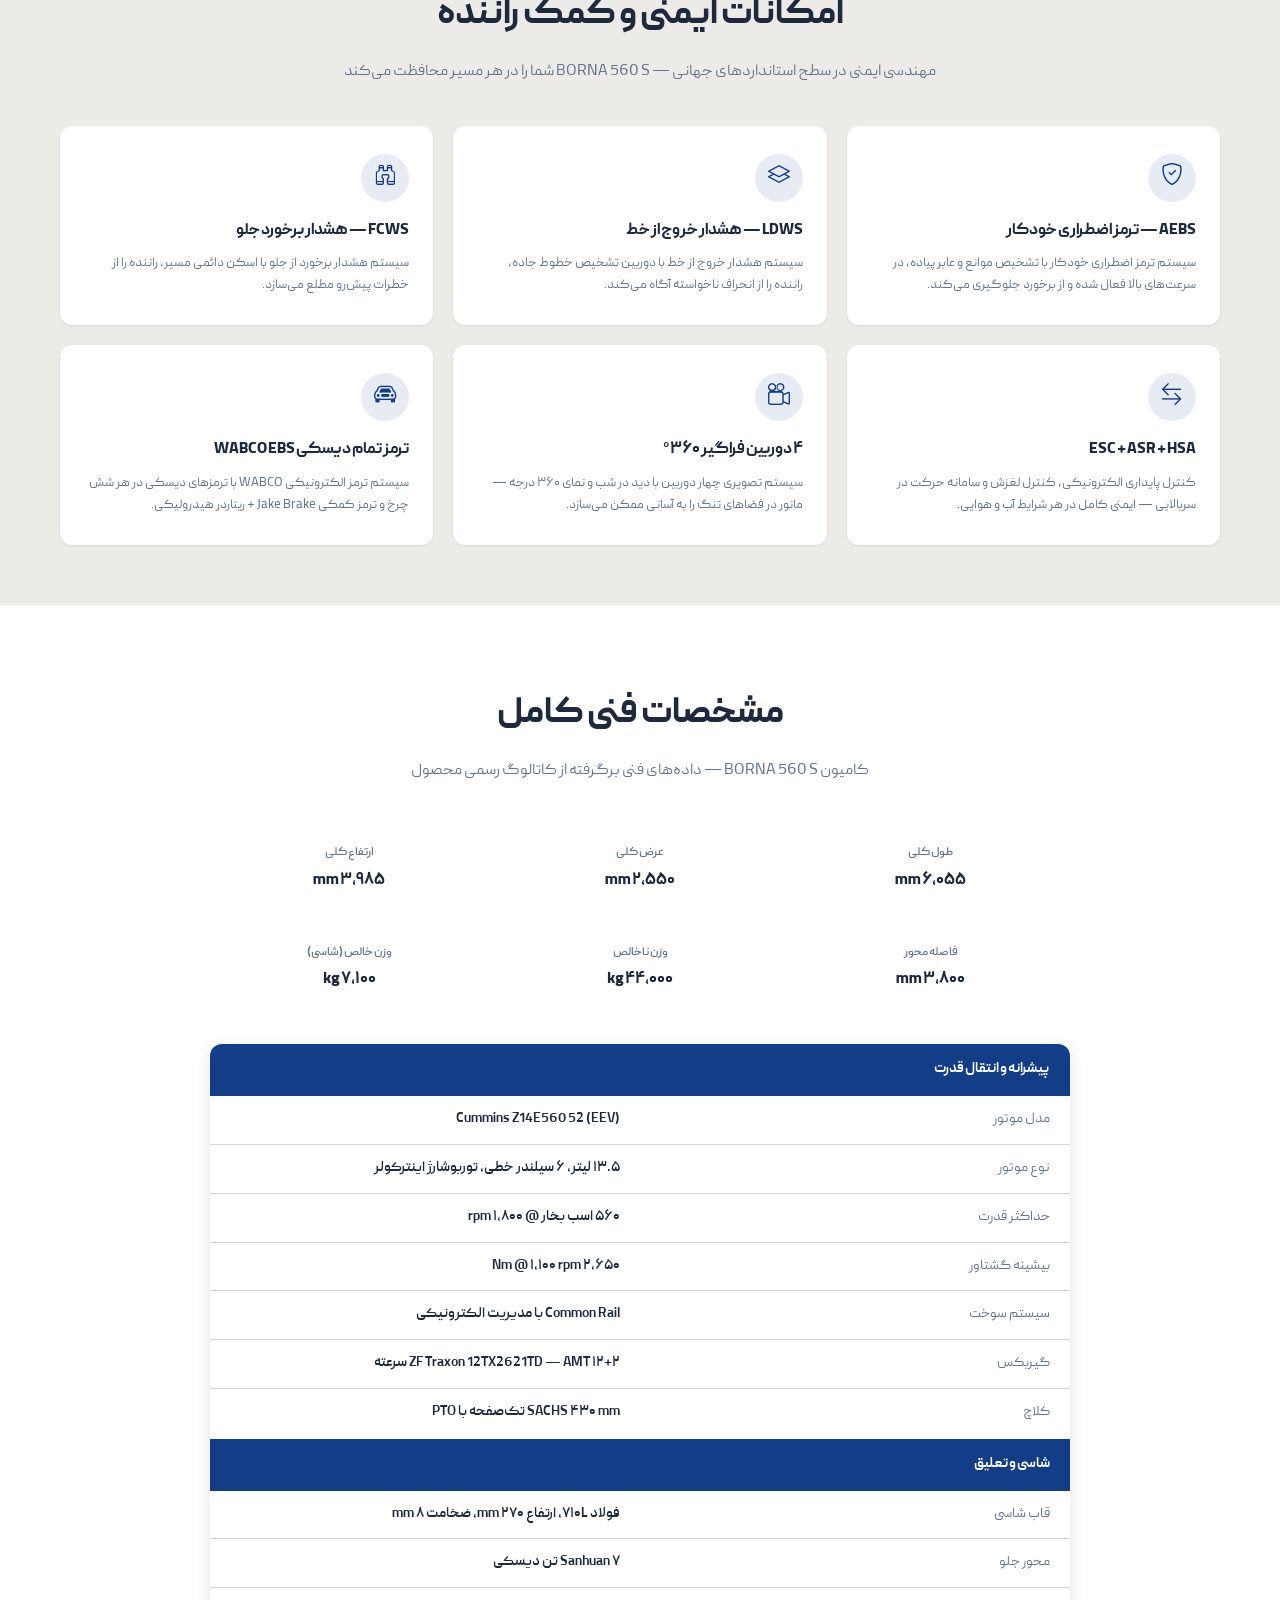
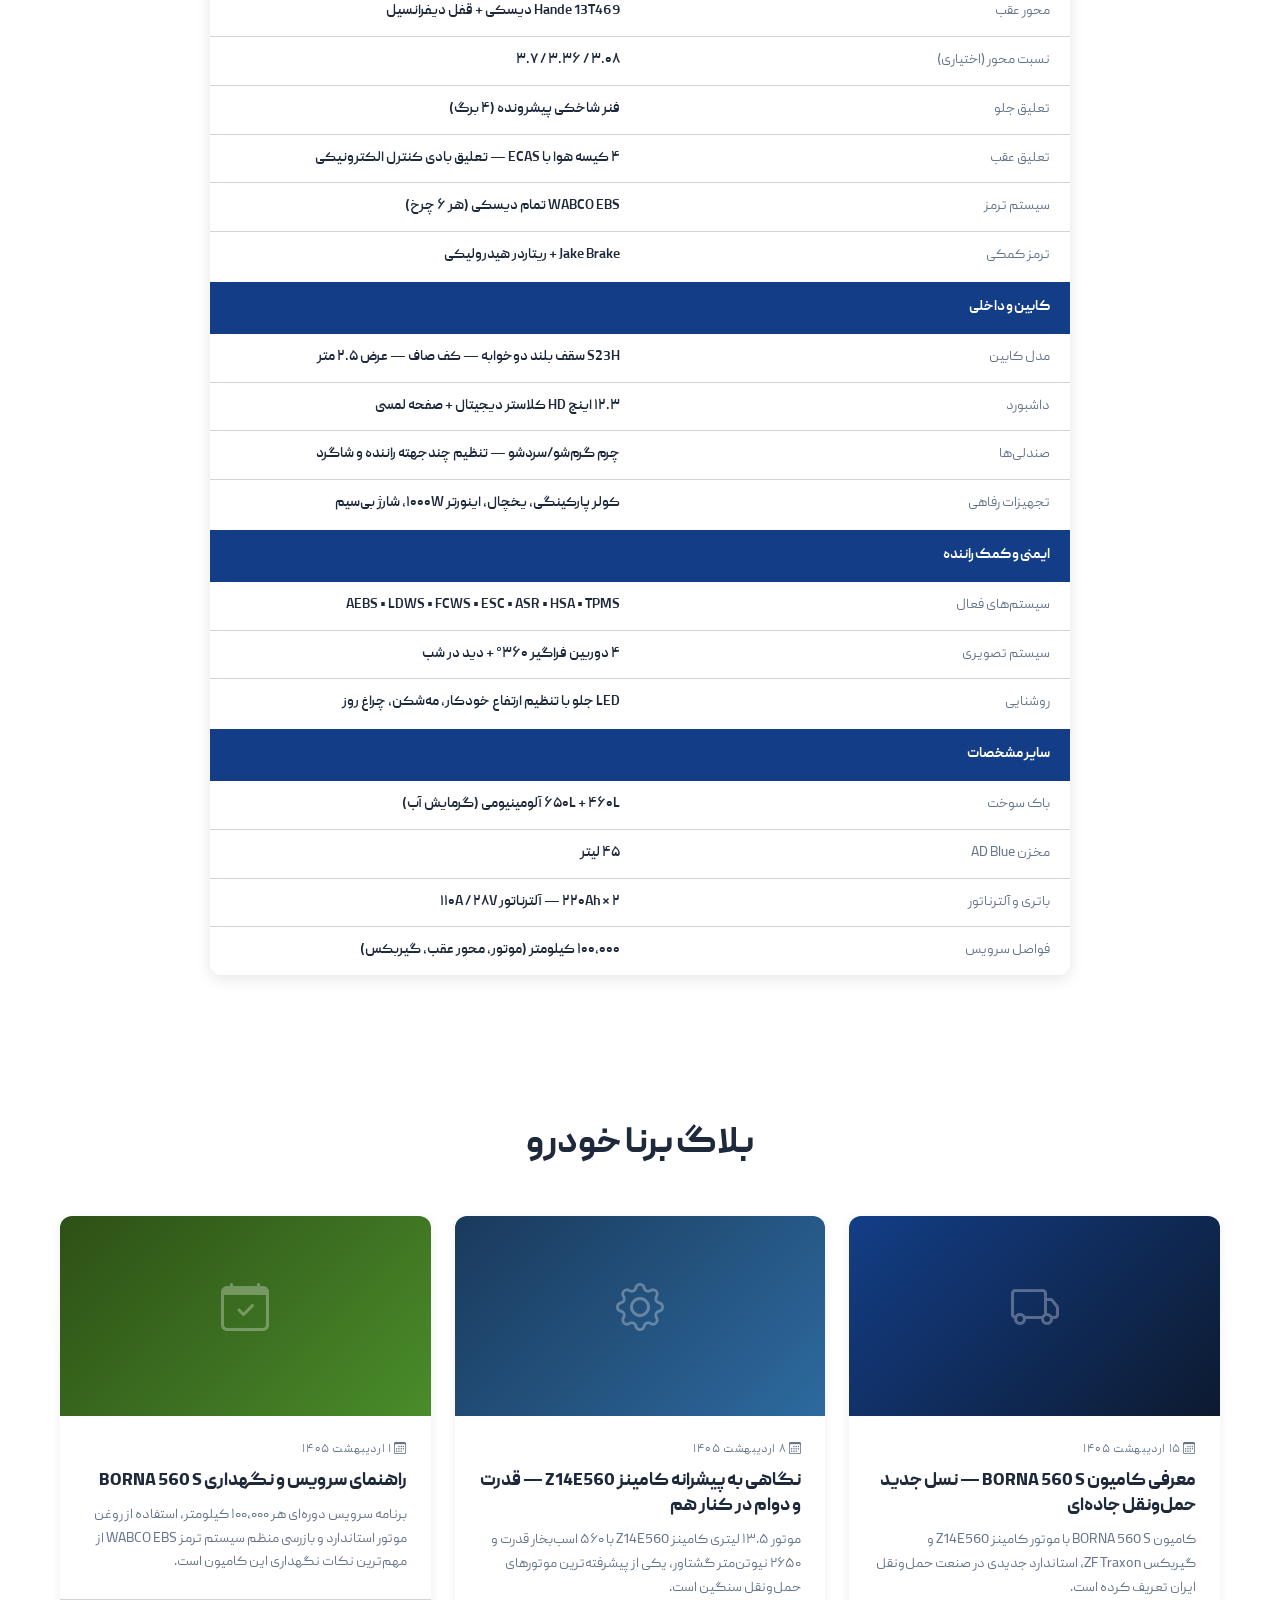
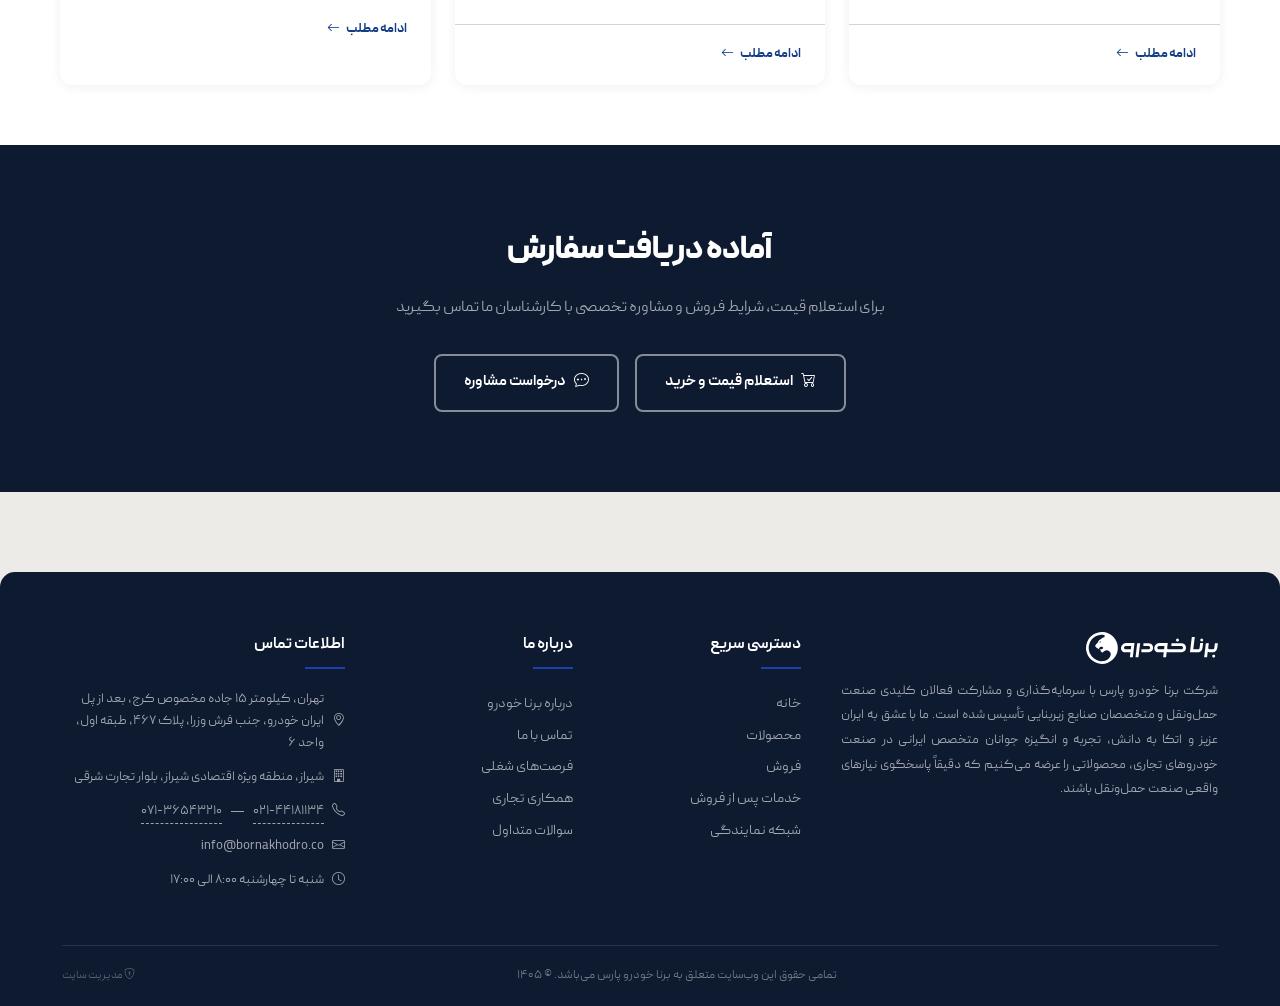
<file: screens/products.html>
<!doctype html>
<html lang="fa" dir="rtl">
<head>
  <meta charset="utf-8" />
  <meta name="viewport" content="width=device-width, initial-scale=1" />
  <title data-text="seo.siteTitle">کامیون BORNA 560 S — برنا خودرو پارس</title>
  <meta name="description" content="کامیون تجاری BORNA 560 S با موتور کامینز Z14E560 ۵۶۰ اسب بخار، گیربکس ZF Traxon AMT، استاندارد یورو ۵" data-text="seo.metaDescription" />
  <link rel="stylesheet" href="https://cdn.jsdelivr.net/npm/bootstrap-icons@1.11.3/font/bootstrap-icons.min.css" />
  <link rel="icon" data-img="favicon" href="../favicon.ico" />
  <link rel="stylesheet" href="../css/borna.css" />
</head>
<body>

  <header class="header">
    <div class="container header-inner">
      <div class="header-actions">
        <button class="btn-icon menu-toggle" aria-label="منو"><i class="bi bi-list"></i></button>
      </div>
      <div class="header-logo">
        <a href="../index.html"><img src="../logo-borna.svg" alt="برنا خودرو پارس" data-img="logo" style="height:34px;width:auto;" /></a>
      </div>
      <nav class="nav">
        <a href="../index.html">خانه</a>
        <div class="has-dropdown">
          <a href="products.html" class="active">محصولات <i class="bi bi-chevron-down" style="font-size:9px;"></i></a>
          <div class="dropdown-menu">
            <a href="products.html" class="active">کامیون BORNA 560 S</a>
          </div>
        </div>
        <a href="sales.html">فروش</a>
        <a href="after-sales.html">خدمات پس از فروش</a>
        <a href="agents.html">شبکه نمایندگی</a>
        <a href="about.html">درباره ما</a>
        <a href="contact.html">تماس با ما</a>
      </nav>
    </div>
  </header>
  <div class="mobile-overlay"></div>
  <div class="mobile-menu">
    <div class="mobile-menu-header">
      <h3>برنا خودرو پارس</h3>
      <button class="btn-icon mobile-menu-close" aria-label="بستن"><i class="bi bi-x-lg"></i></button>
    </div>
    <nav class="mobile-nav">
      <a href="../index.html">خانه</a>
      <a href="products.html">محصولات</a>
      <div class="sub-nav">
        <a href="products.html">کامیون BORNA 560 S</a>
      </div>
      <a href="sales.html">فروش</a>
      <a href="after-sales.html">خدمات پس از فروش</a>
      <a href="agents.html">شبکه نمایندگی</a>
      <a href="about.html">درباره ما</a>
      <a href="contact.html">تماس با ما</a>
    </nav>
  </div>

  <!-- Sticky product nav -->
  <nav class="pd-navbar" id="pdNav">
    <div class="container">
      <ul class="pd-nav-list">
        <li><a href="#hero" class="pd-nav-link active">معرفی BORNA 560 S</a></li>
        <li><a href="#gallery" class="pd-nav-link">گالری تصاویر</a></li>
        <li><a href="#safety" class="pd-nav-link">امکانات ایمنی</a></li>
        <li><a href="#technical" class="pd-nav-link">مشخصات فنی</a></li>
        <li><a href="#blog" class="pd-nav-link">بلاگ</a></li>
      </ul>
    </div>
  </nav>

  <!-- ======== #hero — Product Introduction ======== -->
  <section class="pd-hero-section" id="hero">
    <div class="container">
      <div class="pd-hero-inner fade-up">
        <div>
          <div class="pd-hero-tag" data-text="product.hero.tag">پرچمدار حمل و نقل سنگین</div>
          <h1 data-text-html="product.hero.title">BORNA 560 S<br>قدرتِ بلامنازع</h1>
          <p class="pd-hero-desc" data-text="product.hero.sub">کامیون تجاری سنگین BORNA 560 S با موتور کامینز Z14E560 52، مهندسی شده برای طولانی‌مسافت‌های سخت. ترکیبی از قدرت ۵۶۰ اسب بخار، گیربکس ZF Traxon AMT و استاندارد یورو ۵.</p>
          <div class="pd-hero-specs">
            <div class="pd-hero-spec-item">
              <span class="label">قدرت</span>
              <span class="value">۵۶۰ اسب بخار</span>
            </div>
            <div class="pd-hero-spec-item">
              <span class="label">گیربکس</span>
              <span class="value">ZF Traxon AMT</span>
            </div>
            <div class="pd-hero-spec-item">
              <span class="label">گشتاور</span>
              <span class="value">۲,۶۵۰ Nm</span>
            </div>
            <div class="pd-hero-spec-item">
              <span class="label">استاندارد</span>
              <span class="value">یورو ۵ (EEV)</span>
            </div>
            <div class="pd-hero-spec-item">
              <span class="label">فاصله محور</span>
              <span class="value">۳,۸۰۰ mm</span>
            </div>
            <div class="pd-hero-spec-item">
              <span class="label">فروش</span>
              <span class="value">استعلام نمایید</span>
            </div>
          </div>
          <div style="display:flex; gap:16px; flex-wrap:wrap;">
            <a href="sales.html" class="btn btn-outline-light"><i class="bi bi-cart-check"></i> استعلام قیمت</a>
            <a href="contact.html" class="btn btn-outline-light"><i class="bi bi-headset"></i> مشاوره تخصصی</a>
          </div>
        </div>
        <div class="pd-hero-visual">
          <img src="../poster-product.png" alt="BORNA 560 S" data-img="productPoster" />
        </div>
      </div>
    </div>
  </section>

  <!-- ======== #gallery — Image Gallery ======== -->
  <section class="pd-gallery-section" id="gallery">
    <div class="container">
      <div class="section-center fade-up">
        <h2 class="section-title">گالری تصاویر</h2>
        <p class="section-sub" style="margin-left:auto; margin-right:auto;">BORNA 560 S از هر زاویه — طراحی صنعتی در خدمت عملکرد</p>
      </div>
      <div class="pd-gallery-grid fade-up fade-up-1">
        <div class="pd-gallery-main">
          <img src="../poster-product.png" alt="BORNA 560 S نمای اصلی" style="object-fit:contain; padding:40px;" />
        </div>
        <div class="pd-gallery-side">
          <div class="pd-gallery-thumb" style="background:linear-gradient(135deg,#133e87,#0d2b66);">
            <i class="bi bi-speedometer2" style="font-size:40px; color:rgba(255,255,255,0.15);"></i>
            <span class="pd-gallery-label">داشبورد ۱۲.۳ اینچ</span>
          </div>
          <div class="pd-gallery-thumb" style="background:linear-gradient(135deg,#1e293b,#334155);">
            <i class="bi bi-cpu" style="font-size:40px; color:rgba(255,255,255,0.12);"></i>
            <span class="pd-gallery-label">موتور کامینز Z14</span>
          </div>
        </div>
      </div>
    </div>
  </section>

  <!-- ======== #safety — Safety Features ======== -->
  <section class="pd-safety-section" id="safety">
    <div class="container">
      <div class="section-center fade-up">
        <h2 class="section-title">امکانات ایمنی و کمک راننده</h2>
        <p class="section-sub" style="margin-left:auto; margin-right:auto;">مهندسی ایمنی در سطح استانداردهای جهانی — BORNA 560 S شما را در هر مسیر محافظت می‌کند</p>
      </div>
      <div class="pd-safety-grid fade-up fade-up-1">
        <div class="pd-safety-card">
          <div class="icon"><i class="bi bi-shield-check"></i></div>
          <h3>AEBS — ترمز اضطراری خودکار</h3>
          <p>سیستم ترمز اضطراری خودکار با تشخیص موانع و عابر پیاده، در سرعت‌های بالا فعال شده و از برخورد جلوگیری می‌کند.</p>
        </div>
        <div class="pd-safety-card">
          <div class="icon"><i class="bi bi-layers"></i></div>
          <h3>LDWS — هشدار خروج از خط</h3>
          <p>سیستم هشدار خروج از خط با دوربین تشخیص خطوط جاده، راننده را از انحراف ناخواسته آگاه می‌کند.</p>
        </div>
        <div class="pd-safety-card">
          <div class="icon"><i class="bi bi-binoculars"></i></div>
          <h3>FCWS — هشدار برخورد جلو</h3>
          <p>سیستم هشدار برخورد از جلو با اسکن دائمی مسیر، راننده را از خطرات پیش‌رو مطلع می‌سازد.</p>
        </div>
        <div class="pd-safety-card">
          <div class="icon"><i class="bi bi-arrow-left-right"></i></div>
          <h3>ESC + ASR + HSA</h3>
          <p>کنترل پایداری الکترونیکی، کنترل لغزش و سامانه حرکت در سربالایی — ایمنی کامل در هر شرایط آب و هوایی.</p>
        </div>
        <div class="pd-safety-card">
          <div class="icon"><i class="bi bi-camera-reels"></i></div>
          <h3>۴ دوربین فراگیر ۳۶۰°</h3>
          <p>سیستم تصویری چهار دوربین با دید در شب و نمای ۳۶۰ درجه — مانور در فضاهای تنگ را به آسانی ممکن می‌سازد.</p>
        </div>
        <div class="pd-safety-card">
          <div class="icon"><i class="bi bi-car-front"></i></div>
          <h3>ترمز تمام دیسکی WABCO EBS</h3>
          <p>سیستم ترمز الکترونیکی WABCO با ترمزهای دیسکی در هر شش چرخ و ترمز کمکی Jake Brake + ریتاردر هیدرولیکی.</p>
        </div>
      </div>
    </div>
  </section>

  <!-- ======== #technical — Technical Specs ======== -->
  <section class="section section-alt" id="technical">
    <div class="container">
      <div class="section-center fade-up">
        <h2 class="section-title">مشخصات فنی کامل</h2>
        <p class="section-sub" style="margin-left:auto; margin-right:auto;">کامیون BORNA 560 S — داده‌های فنی برگرفته از کاتالوگ رسمی محصول</p>
      </div>
      <div style="max-width:860px; margin:40px auto 0;" class="fade-up fade-up-1">

        <!-- Quick-dimensions bar -->
        <div style="display:grid; grid-template-columns:repeat(3,1fr); gap:12px; margin-bottom:32px;">
          <div style="background:var(--surface); padding:18px 14px; border-radius:var(--radius-sm); text-align:center;">
            <div style="font-size:12px; color:var(--muted); font-weight:600;">طول کلی</div>
            <div style="font-size:16px; font-weight:800; margin-top:4px; color:var(--fg);">۶,۰۵۵ mm</div>
          </div>
          <div style="background:var(--surface); padding:18px 14px; border-radius:var(--radius-sm); text-align:center;">
            <div style="font-size:12px; color:var(--muted); font-weight:600;">عرض کلی</div>
            <div style="font-size:16px; font-weight:800; margin-top:4px; color:var(--fg);">۲,۵۵۰ mm</div>
          </div>
          <div style="background:var(--surface); padding:18px 14px; border-radius:var(--radius-sm); text-align:center;">
            <div style="font-size:12px; color:var(--muted); font-weight:600;">ارتفاع کلی</div>
            <div style="font-size:16px; font-weight:800; margin-top:4px; color:var(--fg);">۳,۹۸۵ mm</div>
          </div>
          <div style="background:var(--surface); padding:18px 14px; border-radius:var(--radius-sm); text-align:center;">
            <div style="font-size:12px; color:var(--muted); font-weight:600;">فاصله محور</div>
            <div style="font-size:16px; font-weight:800; margin-top:4px; color:var(--fg);">۳,۸۰۰ mm</div>
          </div>
          <div style="background:var(--surface); padding:18px 14px; border-radius:var(--radius-sm); text-align:center;">
            <div style="font-size:12px; color:var(--muted); font-weight:600;">وزن ناخالص</div>
            <div style="font-size:16px; font-weight:800; margin-top:4px; color:var(--fg);">۴۴,۰۰۰ kg</div>
          </div>
          <div style="background:var(--surface); padding:18px 14px; border-radius:var(--radius-sm); text-align:center;">
            <div style="font-size:12px; color:var(--muted); font-weight:600;">وزن خالص (شاسی)</div>
            <div style="font-size:16px; font-weight:800; margin-top:4px; color:var(--fg);">۷,۱۰۰ kg</div>
          </div>
        </div>

        <!-- Detailed Specs Table -->
        <div style="display:grid; gap:0; border-radius:var(--radius-md); overflow:hidden; box-shadow:var(--shadow-md);">

          <div style="background:var(--accent); color:#fff; font-weight:700; font-size:14px; padding:14px 20px;">پیشرانه و انتقال قدرت</div>
          <div style="display:grid; grid-template-columns:1fr 1fr; gap:0; background:var(--surface);">
            <div style="border-bottom:1px solid var(--border); padding:12px 20px; font-size:14px; color:var(--muted);">مدل موتور</div>
            <div style="border-bottom:1px solid var(--border); padding:12px 20px; font-size:14px; font-weight:600;">Cummins Z14E560 52 (EEV)</div>
            <div style="border-bottom:1px solid var(--border); padding:12px 20px; font-size:14px; color:var(--muted);">نوع موتور</div>
            <div style="border-bottom:1px solid var(--border); padding:12px 20px; font-size:14px; font-weight:600;">۱۳.۵ لیتر، ۶ سیلندر خطی، توربوشارژ اینترکولر</div>
            <div style="border-bottom:1px solid var(--border); padding:12px 20px; font-size:14px; color:var(--muted);">حداکثر قدرت</div>
            <div style="border-bottom:1px solid var(--border); padding:12px 20px; font-size:14px; font-weight:600;">۵۶۰ اسب بخار @ ۱,۸۰۰ rpm</div>
            <div style="border-bottom:1px solid var(--border); padding:12px 20px; font-size:14px; color:var(--muted);">بیشینه گشتاور</div>
            <div style="border-bottom:1px solid var(--border); padding:12px 20px; font-size:14px; font-weight:600;">۲,۶۵۰ Nm @ ۱,۱۰۰ rpm</div>
            <div style="border-bottom:1px solid var(--border); padding:12px 20px; font-size:14px; color:var(--muted);">سیستم سوخت</div>
            <div style="border-bottom:1px solid var(--border); padding:12px 20px; font-size:14px; font-weight:600;">Common Rail با مدیریت الکترونیکی</div>
            <div style="border-bottom:1px solid var(--border); padding:12px 20px; font-size:14px; color:var(--muted);">گیربکس</div>
            <div style="border-bottom:1px solid var(--border); padding:12px 20px; font-size:14px; font-weight:600;">ZF Traxon 12TX2621TD — AMT ۱۲+۲ سرعته</div>
            <div style="padding:12px 20px; font-size:14px; color:var(--muted);">کلاچ</div>
            <div style="padding:12px 20px; font-size:14px; font-weight:600;">SACHS ۴۳۰ mm تک‌صفحه با PTO</div>
          </div>

          <div style="background:var(--accent); color:#fff; font-weight:700; font-size:14px; padding:14px 20px; margin-top:2px;">شاسی و تعلیق</div>
          <div style="display:grid; grid-template-columns:1fr 1fr; gap:0; background:var(--surface);">
            <div style="border-bottom:1px solid var(--border); padding:12px 20px; font-size:14px; color:var(--muted);">قاب شاسی</div>
            <div style="border-bottom:1px solid var(--border); padding:12px 20px; font-size:14px; font-weight:600;">فولاد ۷۱۰L، ارتفاع ۲۷۰ mm، ضخامت ۸ mm</div>
            <div style="border-bottom:1px solid var(--border); padding:12px 20px; font-size:14px; color:var(--muted);">محور جلو</div>
            <div style="border-bottom:1px solid var(--border); padding:12px 20px; font-size:14px; font-weight:600;">Sanhuan ۷ تن دیسکی</div>
            <div style="border-bottom:1px solid var(--border); padding:12px 20px; font-size:14px; color:var(--muted);">محور عقب</div>
            <div style="border-bottom:1px solid var(--border); padding:12px 20px; font-size:14px; font-weight:600;">Hande 13T469 دیسکی + قفل دیفرانسیل</div>
            <div style="border-bottom:1px solid var(--border); padding:12px 20px; font-size:14px; color:var(--muted);">نسبت محور (اختیاری)</div>
            <div style="border-bottom:1px solid var(--border); padding:12px 20px; font-size:14px; font-weight:600;">۳.۰۸ / ۳.۳۶ / ۳.۷</div>
            <div style="border-bottom:1px solid var(--border); padding:12px 20px; font-size:14px; color:var(--muted);">تعلیق جلو</div>
            <div style="border-bottom:1px solid var(--border); padding:12px 20px; font-size:14px; font-weight:600;">فنر شاخکی پیشرونده (۴ برگ)</div>
            <div style="border-bottom:1px solid var(--border); padding:12px 20px; font-size:14px; color:var(--muted);">تعلیق عقب</div>
            <div style="border-bottom:1px solid var(--border); padding:12px 20px; font-size:14px; font-weight:600;">۴ کیسه هوا با ECAS — تعلیق بادی کنترل الکترونیکی</div>
            <div style="border-bottom:1px solid var(--border); padding:12px 20px; font-size:14px; color:var(--muted);">سیستم ترمز</div>
            <div style="border-bottom:1px solid var(--border); padding:12px 20px; font-size:14px; font-weight:600;">WABCO EBS تمام دیسکی (هر ۶ چرخ)</div>
            <div style="padding:12px 20px; font-size:14px; color:var(--muted);">ترمز کمکی</div>
            <div style="padding:12px 20px; font-size:14px; font-weight:600;">Jake Brake + ریتاردر هیدرولیکی</div>
          </div>

          <div style="background:var(--accent); color:#fff; font-weight:700; font-size:14px; padding:14px 20px; margin-top:2px;">کابین و داخلی</div>
          <div style="display:grid; grid-template-columns:1fr 1fr; gap:0; background:var(--surface);">
            <div style="border-bottom:1px solid var(--border); padding:12px 20px; font-size:14px; color:var(--muted);">مدل کابین</div>
            <div style="border-bottom:1px solid var(--border); padding:12px 20px; font-size:14px; font-weight:600;">S23H سقف بلند دوخوابه — کف صاف — عرض ۲.۵ متر</div>
            <div style="border-bottom:1px solid var(--border); padding:12px 20px; font-size:14px; color:var(--muted);">داشبورد</div>
            <div style="border-bottom:1px solid var(--border); padding:12px 20px; font-size:14px; font-weight:600;">۱۲.۳ اینچ HD کلاستر دیجیتال + صفحه لمسی</div>
            <div style="border-bottom:1px solid var(--border); padding:12px 20px; font-size:14px; color:var(--muted);">صندلی‌ها</div>
            <div style="border-bottom:1px solid var(--border); padding:12px 20px; font-size:14px; font-weight:600;">چرم گرم‌شو/سردشو — تنظیم چندجهته راننده و شاگرد</div>
            <div style="padding:12px 20px; font-size:14px; color:var(--muted);">تجهیزات رفاهی</div>
            <div style="padding:12px 20px; font-size:14px; font-weight:600;">کولر پارکینگی، یخچال، اینورتر ۱۰۰۰W، شارژ بی‌سیم</div>
          </div>

          <div style="background:var(--accent); color:#fff; font-weight:700; font-size:14px; padding:14px 20px; margin-top:2px;">ایمنی و کمک راننده</div>
          <div style="display:grid; grid-template-columns:1fr 1fr; gap:0; background:var(--surface);">
            <div style="border-bottom:1px solid var(--border); padding:12px 20px; font-size:14px; color:var(--muted);">سیستم‌های فعال</div>
            <div style="border-bottom:1px solid var(--border); padding:12px 20px; font-size:14px; font-weight:600;">AEBS • LDWS • FCWS • ESC • ASR • HSA • TPMS</div>
            <div style="border-bottom:1px solid var(--border); padding:12px 20px; font-size:14px; color:var(--muted);">سیستم تصویری</div>
            <div style="border-bottom:1px solid var(--border); padding:12px 20px; font-size:14px; font-weight:600;">۴ دوربین فراگیر ۳۶۰° + دید در شب</div>
            <div style="padding:12px 20px; font-size:14px; color:var(--muted);">روشنایی</div>
            <div style="padding:12px 20px; font-size:14px; font-weight:600;">LED جلو با تنظیم ارتفاع خودکار، مه‌شکن، چراغ روز</div>
          </div>

          <div style="background:var(--accent); color:#fff; font-weight:700; font-size:14px; padding:14px 20px; margin-top:2px;">سایر مشخصات</div>
          <div style="display:grid; grid-template-columns:1fr 1fr; gap:0; background:var(--surface);">
            <div style="border-bottom:1px solid var(--border); padding:12px 20px; font-size:14px; color:var(--muted);">باک سوخت</div>
            <div style="border-bottom:1px solid var(--border); padding:12px 20px; font-size:14px; font-weight:600;">۶۵۰L + ۴۶۰L آلومینیومی (گرمایش آب)</div>
            <div style="border-bottom:1px solid var(--border); padding:12px 20px; font-size:14px; color:var(--muted);">مخزن AD Blue</div>
            <div style="border-bottom:1px solid var(--border); padding:12px 20px; font-size:14px; font-weight:600;">۴۵ لیتر</div>
            <div style="border-bottom:1px solid var(--border); padding:12px 20px; font-size:14px; color:var(--muted);">باتری و آلترناتور</div>
            <div style="border-bottom:1px solid var(--border); padding:12px 20px; font-size:14px; font-weight:600;">۲۲۰Ah × ۲ — آلترناتور ۱۱۰A / ۲۸V</div>
            <div style="padding:12px 20px; font-size:14px; color:var(--muted);">فواصل سرویس</div>
            <div style="padding:12px 20px; font-size:14px; font-weight:600;">۱۰۰,۰۰۰ کیلومتر (موتور، محور عقب، گیربکس)</div>
          </div>

        </div>
      </div>
    </div>
  </section>

  <!-- ======== #blog — Blog Section ======== -->
  <section class="pd-blog-section" id="blog">
    <div class="container">
      <div class="section-center fade-up">
        <h2 class="section-title">بلاگ برنا خودرو</h2>
      </div>
      <div class="pd-blog-grid fade-up fade-up-1" id="blogContainer">
        <!-- Dynamically rendered from admin data via initSiteData() in borna.js -->
      </div>
      <noscript>
        <div class="pd-blog-grid">
          <article class="pd-blog-card">
            <div class="pd-blog-card-img" style="background: linear-gradient(135deg, var(--primary), #0a2647); display:flex; align-items:center; justify-content:center; color:rgba(255,255,255,0.3); font-size:48px;">
              <i class="bi bi-truck"></i>
            </div>
            <div class="pd-blog-card-body">
              <span class="pd-blog-card-date">۱۵ اردیبهشت ۱۴۰۵</span>
              <h3>معرفی کامیون BORNA 560 S</h3>
              <p>کامیون BORNA 560 S با موتور کامینز Z14E560 و گیربکس ZF Traxon، استاندارد جدیدی در صنعت حمل‌ونقل ایران تعریف کرده است.</p>
            </div>
            <div class="pd-blog-card-footer">
              <a href="#">ادامه مطلب <i class="bi bi-arrow-left"></i></a>
            </div>
          </article>
        </div>
      </noscript>
    </div>
  </section>

  <!-- ======== CTA ======== -->
  <section class="section section-dark" style="text-align:center; margin-top:0;">
    <div class="container">
      <h2 style="font-size:clamp(24px,2.5vw,32px); font-weight:900; margin-bottom:16px;">آماده دریافت سفارش</h2>
      <p style="color:rgba(255,255,255,0.6); font-size:16px; max-width:600px; margin:0 auto 32px;">برای استعلام قیمت، شرایط فروش و مشاوره تخصصی با کارشناسان ما تماس بگیرید</p>
      <div style="display:flex; gap:16px; justify-content:center; flex-wrap:wrap;">
        <a href="sales.html" class="btn btn-outline-light"><i class="bi bi-cart-check"></i> استعلام قیمت و خرید</a>
        <a href="contact.html" class="btn btn-outline-light"><i class="bi bi-chat-dots"></i> درخواست مشاوره</a>
      </div>
    </div>
  </section>
  <footer class="footer">
    <div class="container" style="max-width: 1196px;">
      <div class="footer-grid fade-up">
          <div class="footer-brand">
            <div style="display:flex; align-items:center; gap:10px;">
              <img src="../logo-borna.svg" alt="برنا خودرو پارس" data-img="logo" style="height:32px;width:auto;filter:brightness(0) invert(1);">
            </div>
<p style="line-height:1.9; text-align:justify; margin-bottom:12px;" data-text="company.footerStory">شرکت برنا خودرو پارس با سرمایه‌گذاری و مشارکت فعالان کلیدی صنعت حمل‌ونقل و متخصصان صنایع زیربنایی تأسیس شده است. ما با عشق به ایران عزیز و اتکا به دانش، تجربه و انگیزه جوانان متخصص ایرانی در صنعت خودروهای تجاری، محصولاتی را عرضه می‌کنیم که دقیقاً پاسخگوی نیازهای واقعی صنعت حمل‌ونقل باشند.</p>
          </div>
          <div>
            <h4>دسترسی سریع</h4>
            <div class="footer-links">
              <a href="../index.html">خانه</a>
              <a href="products.html">محصولات</a>
              <a href="sales.html">فروش</a>
              <a href="after-sales.html">خدمات پس از فروش</a>
              <a href="agents.html">شبکه نمایندگی</a>
            </div>
          </div>
          <div>
            <h4>درباره ما</h4>
            <div class="footer-links">
              <a href="about.html">درباره برنا خودرو</a>
              <a href="contact.html">تماس با ما</a>
              <a href="#">فرصت‌های شغلی</a>
              <a href="#">همکاری تجاری</a>
              <a href="#">سوالات متداول</a>
            </div>
          </div>
          <div>
            <h4>اطلاعات تماس</h4>
            <div class="footer-contact">
              <p><i class="bi bi-geo-alt"></i> <span data-text="company.address">تهران، کیلومتر ۱۵ جاده مخصوص کرج، بعد از پل ایران خودرو، جنب فرش وزرا، پلاک ۴۶۷، طبقه اول، واحد ۶</span></p>
              <p><i class="bi bi-building"></i> <span data-text="company.factoryAddress">شیراز، منطقه ویژه اقتصادی شیراز، بلوار تجارت شرقی</span></p>
              <p><i class="bi bi-telephone"></i> <span data-text="company.phone">۰۲۱-۴۴۱۸۱۱۳۴</span> — <span data-text="company.factoryPhone">۰۷۱-۳۶۵۴۳۲۱۰</span></p>
              <p><i class="bi bi-envelope"></i> <span data-text="company.email">info@bornakhodro.co</span></p>
              <p><i class="bi bi-clock"></i> <span data-text="company.hours">شنبه تا چهارشنبه ۸:۰۰ الی ۱۷:۰۰</span></p>
            </div>
          </div>
        </div>
        <div class="footer-bottom">تمامی حقوق این وب‌سایت متعلق به برنا خودرو پارس می‌باشد. &copy; ۱۴۰۵ <span style="float:left;"><a href="../admin.html" style="color:rgba(255,255,255,0.3);text-decoration:none;font-size:11px;"><i class="bi bi-shield-lock"></i> مدیریت سایت</a></span></div>
      </div>
    </footer>

  <script src="../js/borna.js"></script>
  <script>
    // Sticky product nav — highlight active section on scroll
    (function(){
      var navLinks = document.querySelectorAll('.pd-nav-link');
      var sections = [];
      navLinks.forEach(function(link) {
        var href = link.getAttribute('href');
        if (href && href.startsWith('#')) {
          var el = document.getElementById(href.substring(1));
          if (el) sections.push({ el: el, link: link });
        }
      });
      function onScroll() {
        var scrollY = window.pageYOffset || document.documentElement.scrollTop;
        var headerH = 72;
        var navH = document.getElementById('pdNav') ? document.getElementById('pdNav').offsetHeight : 48;
        var offset = headerH + navH + 20;
        var current = null;
        sections.forEach(function(s) {
          var top = s.el.getBoundingClientRect().top + scrollY - offset;
          if (scrollY >= top) current = s;
        });
        sections.forEach(function(s) { s.link.classList.remove('active'); });
        if (current) current.link.classList.add('active');
      }
      window.addEventListener('scroll', onScroll, { passive: true });
      onScroll();
    })();
  </script>
</body>
</html>
</file>
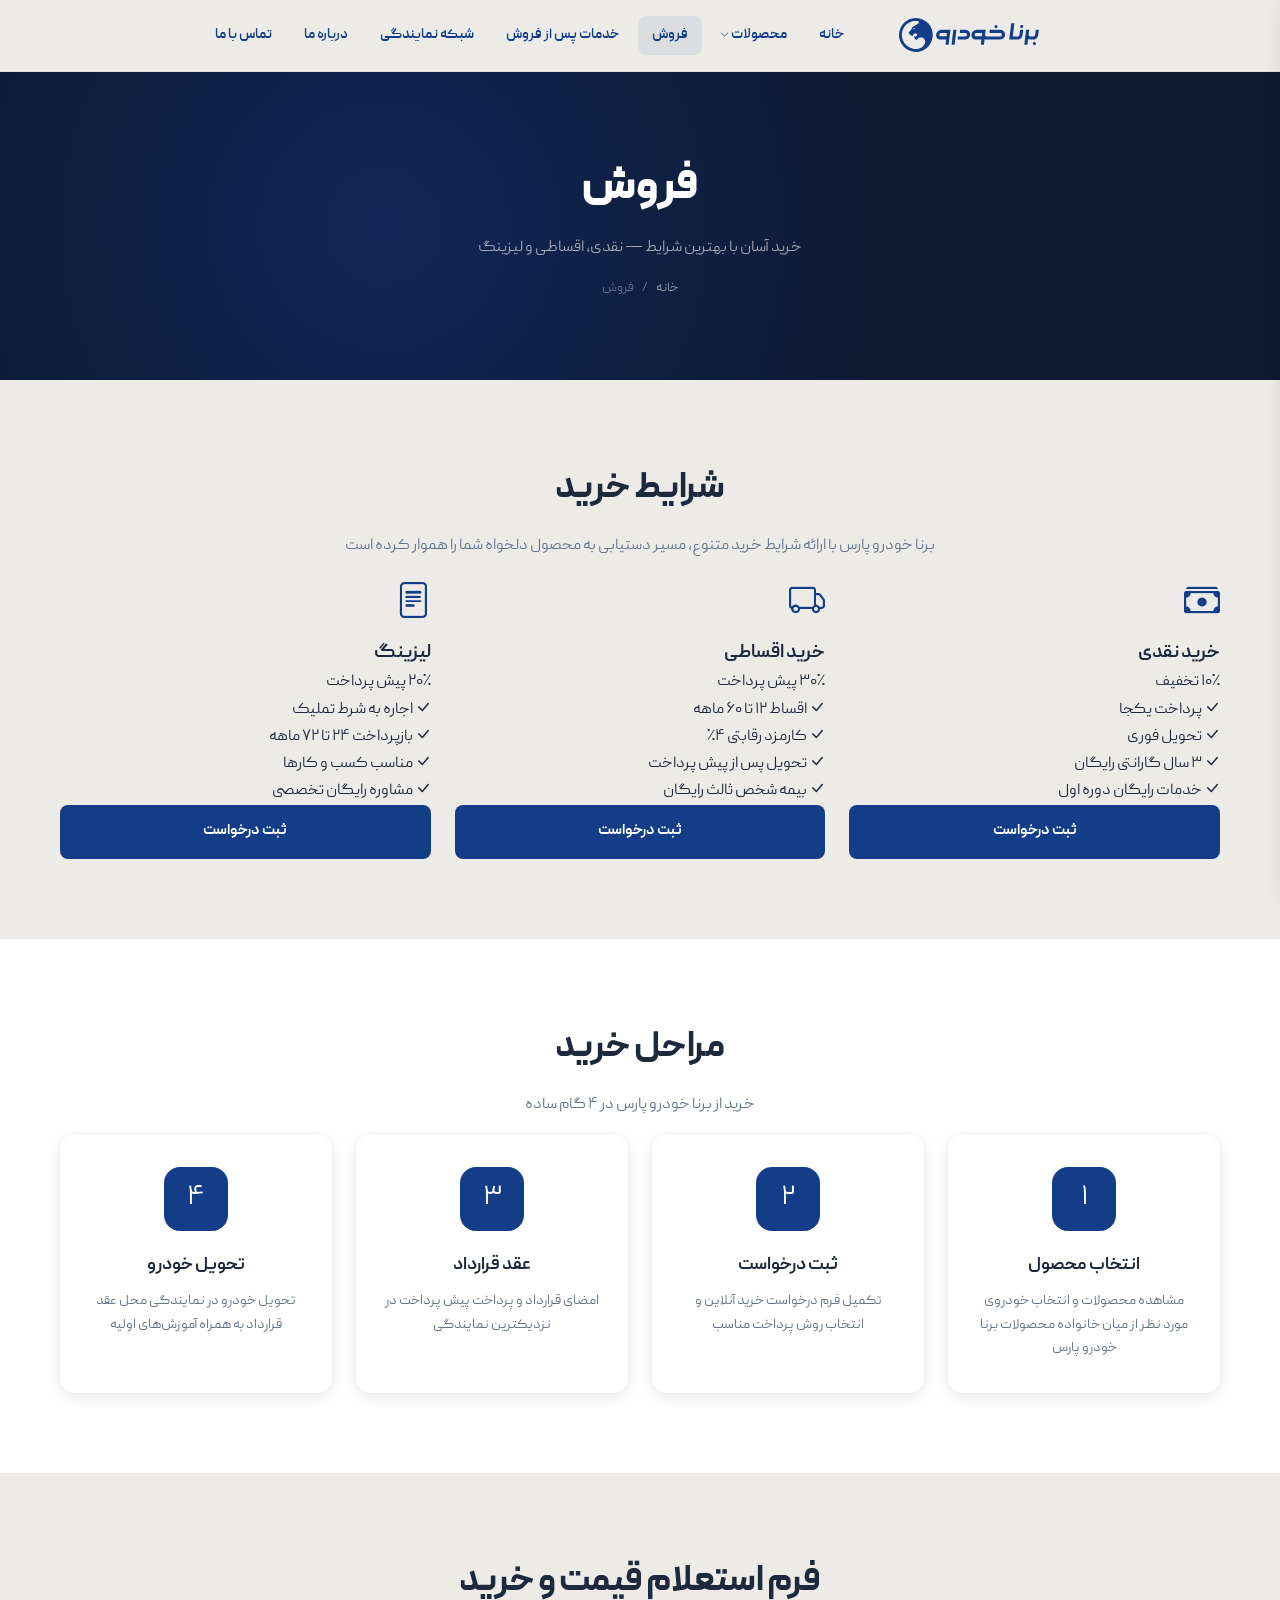
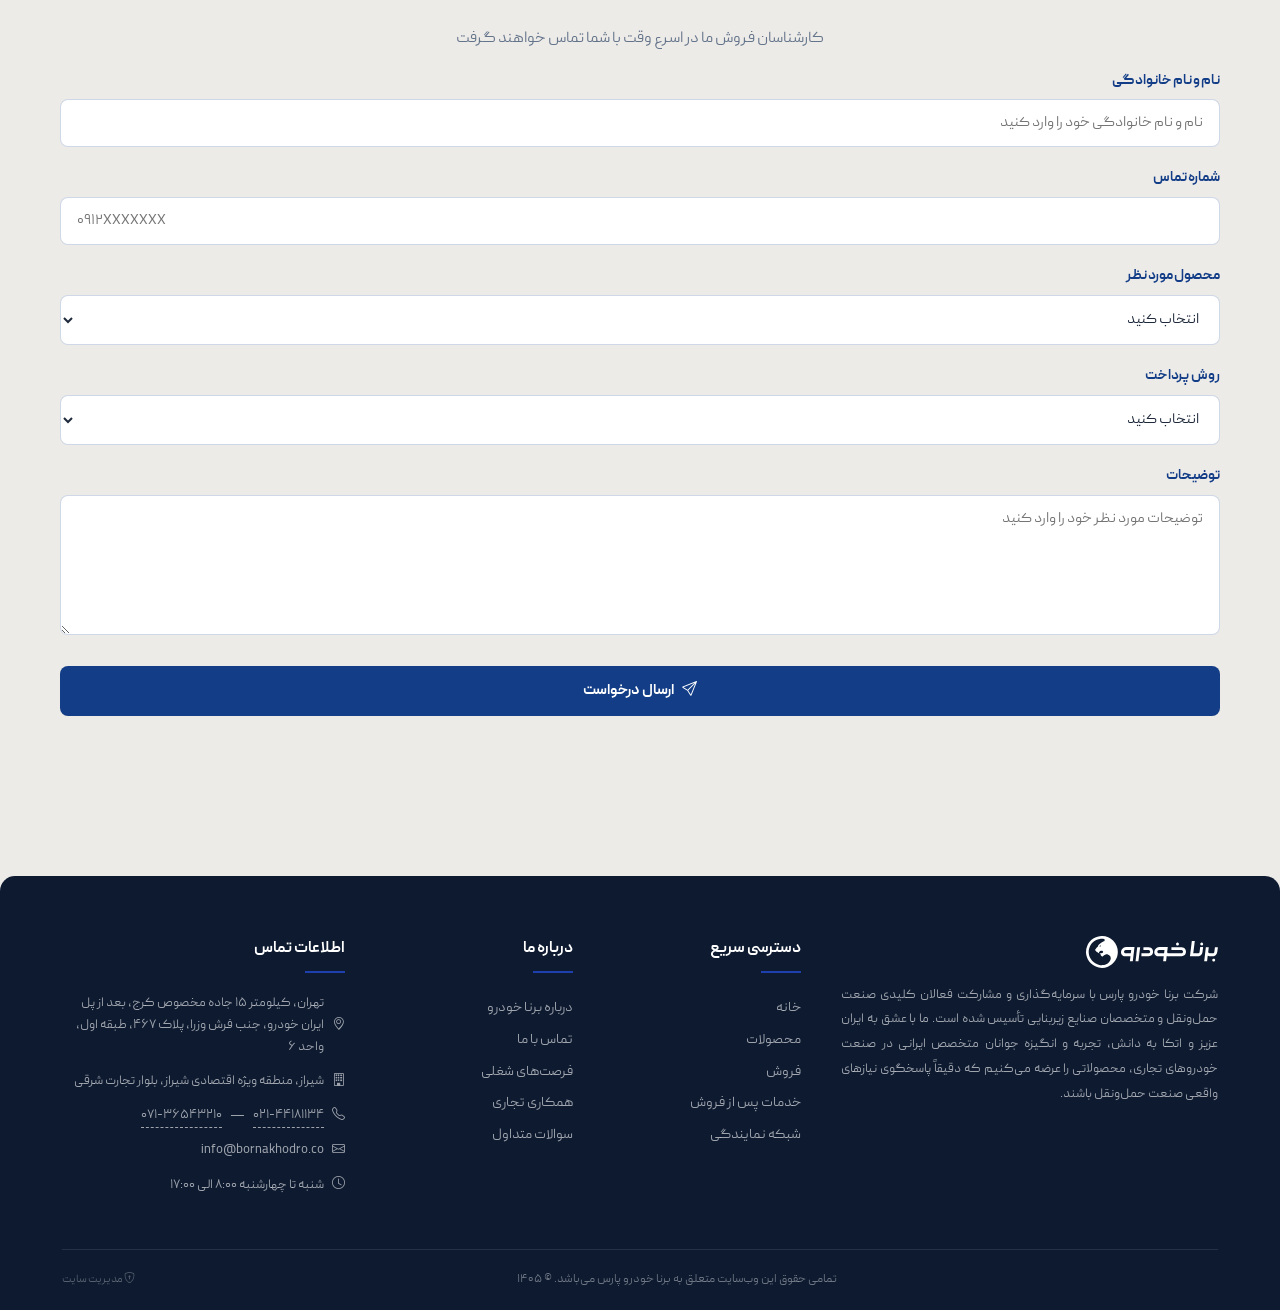
<file: screens/sales.html>
<!doctype html>
<html lang="fa" dir="rtl">
<head>
  <meta charset="utf-8" />
  <meta name="viewport" content="width=device-width, initial-scale=1" />
  <title data-text="seo.siteTitle">فروش — برنا خودرو پارس</title>
  <meta name="description" content="فروش محصولات برنا خودرو پارس — خرید نقدی، اقساطی و لیزینگ" data-text="seo.metaDescription" />
  <link rel="stylesheet" href="https://cdn.jsdelivr.net/npm/bootstrap-icons@1.11.3/font/bootstrap-icons.min.css" />
  <link rel="icon" data-img="favicon" href="../favicon.ico" />
  <link rel="stylesheet" href="../css/borna.css" />
</head>
<body>
  <header class="header">
    <div class="container header-inner">
      <div class="header-actions">
        <button class="btn-icon menu-toggle" aria-label="منو"><i class="bi bi-list"></i></button>
      </div>
      <div class="header-logo">
        <a href="../index.html"><img src="../logo-borna.svg" alt="برنا خودرو پارس" data-img="logo" style="height:34px;width:auto;" /></a>
      </div>
      <nav class="nav">
        <a href="../index.html">خانه</a>
        <div class="has-dropdown">
          <a href="products.html">محصولات <i class="bi bi-chevron-down" style="font-size:9px;"></i></a>
          <div class="dropdown-menu">
            <a href="products.html">کامیون BORNA 560 S</a>
          </div>
        </div>
        <a href="sales.html" class="active">فروش</a>
        <a href="after-sales.html">خدمات پس از فروش</a>
        <a href="agents.html">شبکه نمایندگی</a>
        <a href="about.html">درباره ما</a>
        <a href="contact.html">تماس با ما</a>
      </nav>
    </div>
  </header>
  <div class="mobile-overlay"></div>
  <div class="mobile-menu">
    <div class="mobile-menu-header">
      <h3>برنا خودرو پارس</h3>
      <button class="btn-icon mobile-menu-close" aria-label="بستن"><i class="bi bi-x-lg"></i></button>
    </div>
    <nav class="mobile-nav">
      <a href="../index.html">خانه</a>
      <a href="products.html">محصولات</a>
      <div class="sub-nav">
        <a href="products.html">کامیون BORNA 560 S</a>
      </div>
      <a href="sales.html">فروش</a>
      <a href="after-sales.html">خدمات پس از فروش</a>
      <a href="agents.html">شبکه نمایندگی</a>
      <a href="about.html">درباره ما</a>
      <a href="contact.html">تماس با ما</a>
    </nav>
  </div>

  <section class="page-header">
    <h1>فروش</h1>
    <p>خرید آسان با بهترین شرایط — نقدی، اقساطی و لیزینگ</p>
    <div class="breadcrumb">
      <a href="../index.html">خانه</a>
      <span>/</span>
      <span>فروش</span>
    </div>
  </section>

  <!-- Purchase Plans -->
  <section class="section">
    <div class="container">
      <div class="section-center fade-up">
        <h2 class="section-title">شرایط خرید</h2>
        <p class="section-sub" style="margin-left:auto; margin-right:auto;">برنا خودرو پارس با ارائه شرایط خرید متنوع، مسیر دستیابی به محصول دلخواه شما را هموار کرده است</p>
      </div>
      <div class="grid-3 fade-up fade-up-1">
        <div class="plan-card">
          <i class="bi bi-cash-stack" style="font-size:36px; color:var(--accent);"></i>
          <h3 data-text="sales.plans.0.title">خرید نقدی</h3>
          <div class="price" data-text="sales.plans.0.price">۱۰٪ تخفیف</div>
          <ul>
            <li><i class="bi bi-check-lg"></i> پرداخت یکجا</li>
            <li><i class="bi bi-check-lg"></i> تحویل فوری</li>
            <li><i class="bi bi-check-lg"></i> ۳ سال گارانتی رایگان</li>
            <li><i class="bi bi-check-lg"></i> خدمات رایگان دوره اول</li>
          </ul>
          <a href="#inquiry" class="btn btn-primary" style="width:100%;">ثبت درخواست</a>
        </div>
        <div class="plan-card featured">
          <i class="bi bi-truck" style="font-size:36px; color:var(--accent);"></i>
          <h3 data-text="sales.plans.1.title">خرید اقساطی</h3>
          <div class="price" data-text="sales.plans.1.price">۳۰٪ پیش پرداخت</div>
          <ul>
            <li><i class="bi bi-check-lg"></i> اقساط ۱۲ تا ۶۰ ماهه</li>
            <li><i class="bi bi-check-lg"></i> کارمزد رقابتی ۴٪</li>
            <li><i class="bi bi-check-lg"></i> تحویل پس از پیش پرداخت</li>
            <li><i class="bi bi-check-lg"></i> بیمه شخص ثالث رایگان</li>
          </ul>
          <a href="#inquiry" class="btn btn-primary" style="width:100%;">ثبت درخواست</a>
        </div>
        <div class="plan-card">
          <i class="bi bi-file-text" style="font-size:36px; color:var(--accent);"></i>
          <h3 data-text="sales.plans.2.title">لیزینگ</h3>
          <div class="price" data-text="sales.plans.2.price">۲۰٪ پیش پرداخت</div>
          <ul>
            <li><i class="bi bi-check-lg"></i> اجاره به شرط تملیک</li>
            <li><i class="bi bi-check-lg"></i> بازپرداخت ۲۴ تا ۷۲ ماهه</li>
            <li><i class="bi bi-check-lg"></i> مناسب کسب و کارها</li>
            <li><i class="bi bi-check-lg"></i> مشاوره رایگان تخصصی</li>
          </ul>
          <a href="#inquiry" class="btn btn-primary" style="width:100%;">ثبت درخواست</a>
        </div>
      </div>
    </div>
  </section>

  <!-- Steps -->
  <section class="section section-alt">
    <div class="container">
      <div class="section-center fade-up">
        <h2 class="section-title">مراحل خرید</h2>
        <p class="section-sub" style="margin-left:auto; margin-right:auto;">خرید از برنا خودرو پارس در ۴ گام ساده</p>
      </div>
      <div class="grid-4 fade-up fade-up-1">
        <div class="feature-card">
          <div class="feature-icon" style="background:var(--accent);">۱</div>
          <h3 data-text="sales.steps.0.title">انتخاب محصول</h3>
          <p data-text="sales.steps.0.desc">مشاهده محصولات و انتخاب خودروی مورد نظر از میان خانواده محصولات برنا خودرو پارس</p>
        </div>
        <div class="feature-card">
          <div class="feature-icon" style="background:var(--accent);">۲</div>
          <h3 data-text="sales.steps.1.title">ثبت درخواست</h3>
          <p data-text="sales.steps.1.desc">تکمیل فرم درخواست خرید آنلاین و انتخاب روش پرداخت مناسب</p>
        </div>
        <div class="feature-card">
          <div class="feature-icon" style="background:var(--accent);">۳</div>
          <h3 data-text="sales.steps.2.title">عقد قرارداد</h3>
          <p data-text="sales.steps.2.desc">امضای قرارداد و پرداخت پیش پرداخت در نزدیکترین نمایندگی</p>
        </div>
        <div class="feature-card">
          <div class="feature-icon" style="background:var(--accent);">۴</div>
          <h3 data-text="sales.steps.3.title">تحویل خودرو</h3>
          <p data-text="sales.steps.3.desc">تحویل خودرو در نمایندگی محل عقد قرارداد به همراه آموزش‌های اولیه</p>
        </div>
      </div>
    </div>
  </section>

  <!-- Inquiry Form -->
  <section id="inquiry" class="section">
    <div class="container">
      <div class="section-center fade-up">
        <h2 class="section-title">فرم استعلام قیمت و خرید</h2>
        <p class="section-sub" style="margin-left:auto; margin-right:auto;">کارشناسان فروش ما در اسرع وقت با شما تماس خواهند گرفت</p>
      </div>
      <div class="inquiry-form fade-up fade-up-1">
        <form id="salesForm" onsubmit="handleSubmit(event, 'ثبت شد. کارشناسان فروش به زودی با شما تماس می‌گیرند.')">
          <div class="form-group">
            <label class="form-label">نام و نام خانوادگی</label>
            <input type="text" class="form-control" required placeholder="نام و نام خانوادگی خود را وارد کنید">
          </div>
          <div class="form-group">
            <label class="form-label">شماره تماس</label>
            <input type="tel" class="form-control" required placeholder="۰۹۱۲XXXXXXX">
          </div>
          <div class="form-group">
            <label class="form-label">محصول مورد نظر</label>
            <select class="form-control" required>
              <option value="">انتخاب کنید</option>
              <option>کامیون تجاری BORNA 560 S</option>
              <option>کامیون سبک BK-۱۸۰۰</option>
              <option>تراکتور کشاورزی BK-۳۲۰</option>
              <option>تراکتور باغی BK-۱۲۰</option>
              <option>مینی‌بوس شهری BK-۲۰۰۰</option>
              <option>تریلر کانتینربر BK-۴۰</option>
            </select>
          </div>
          <div class="form-group">
            <label class="form-label">روش پرداخت</label>
            <select class="form-control" required>
              <option value="">انتخاب کنید</option>
              <option>نقدی</option>
              <option>اقساطی</option>
              <option>لیزینگ</option>
            </select>
          </div>
          <div class="form-group">
            <label class="form-label">توضیحات</label>
            <textarea class="form-control" placeholder="توضیحات مورد نظر خود را وارد کنید"></textarea>
          </div>
          <button type="submit" class="btn btn-primary" style="width:100%;"><i class="bi bi-send"></i> ارسال درخواست</button>
        </form>
      </div>
    </div>
  </section>
  <footer class="footer">
    <div class="container" style="max-width: 1196px;">
      <div class="footer-grid fade-up">
          <div class="footer-brand">
            <div style="display:flex; align-items:center; gap:10px;">
              <img src="../logo-borna.svg" alt="برنا خودرو پارس" data-img="logo" style="height:32px;width:auto;filter:brightness(0) invert(1);">
            </div>
<p style="line-height:1.9; text-align:justify; margin-bottom:12px;" data-text="company.footerStory">شرکت برنا خودرو پارس با سرمایه‌گذاری و مشارکت فعالان کلیدی صنعت حمل‌ونقل و متخصصان صنایع زیربنایی تأسیس شده است. ما با عشق به ایران عزیز و اتکا به دانش، تجربه و انگیزه جوانان متخصص ایرانی در صنعت خودروهای تجاری، محصولاتی را عرضه می‌کنیم که دقیقاً پاسخگوی نیازهای واقعی صنعت حمل‌ونقل باشند.</p>
          </div>
          <div>
            <h4>دسترسی سریع</h4>
            <div class="footer-links">
              <a href="../index.html">خانه</a>
              <a href="products.html">محصولات</a>
              <a href="sales.html">فروش</a>
              <a href="after-sales.html">خدمات پس از فروش</a>
              <a href="agents.html">شبکه نمایندگی</a>
            </div>
          </div>
          <div>
            <h4>درباره ما</h4>
            <div class="footer-links">
              <a href="about.html">درباره برنا خودرو</a>
              <a href="contact.html">تماس با ما</a>
              <a href="#">فرصت‌های شغلی</a>
              <a href="#">همکاری تجاری</a>
              <a href="#">سوالات متداول</a>
            </div>
          </div>
          <div>
            <h4>اطلاعات تماس</h4>
            <div class="footer-contact">
              <p><i class="bi bi-geo-alt"></i> <span data-text="company.address">تهران، کیلومتر ۱۵ جاده مخصوص کرج، بعد از پل ایران خودرو، جنب فرش وزرا، پلاک ۴۶۷، طبقه اول، واحد ۶</span></p>
              <p><i class="bi bi-building"></i> <span data-text="company.factoryAddress">شیراز، منطقه ویژه اقتصادی شیراز، بلوار تجارت شرقی</span></p>
              <p><i class="bi bi-telephone"></i> <span data-text="company.phone">۰۲۱-۴۴۱۸۱۱۳۴</span> — <span data-text="company.factoryPhone">۰۷۱-۳۶۵۴۳۲۱۰</span></p>
              <p><i class="bi bi-envelope"></i> <span data-text="company.email">info@bornakhodro.co</span></p>
              <p><i class="bi bi-clock"></i> <span data-text="company.hours">شنبه تا چهارشنبه ۸:۰۰ الی ۱۷:۰۰</span></p>
            </div>
          </div>
        </div>
        <div class="footer-bottom">تمامی حقوق این وب‌سایت متعلق به برنا خودرو پارس می‌باشد. &copy; ۱۴۰۵ <span style="float:left;"><a href="../admin.html" style="color:rgba(255,255,255,0.3);text-decoration:none;font-size:11px;"><i class="bi bi-shield-lock"></i> مدیریت سایت</a></span></div>
      </div>
    </footer>

  <script src="../js/borna.js"></script>
</body>
</html>
</file>
<file: css/borna.css>
/* ===========================================================
   Borna Khodro Pars — Design System
   Extracted from bornakhodro.co brand identity
   =========================================================== */

@font-face { font-display: swap; font-family: 'Peyda'; font-style: normal; font-weight: 900; src: url(../fonts/Peyda-Black.woff2) format('woff2'); }
@font-face { font-display: swap; font-family: 'Peyda'; font-style: normal; font-weight: 800; src: url(../fonts/Peyda-ExtraBold.woff2) format('woff2'); }
@font-face { font-display: swap; font-family: 'Peyda'; font-style: normal; font-weight: 700; src: url(../fonts/Peyda-Bold.woff2) format('woff2'); }
@font-face { font-display: swap; font-family: 'Peyda'; font-style: normal; font-weight: 600; src: url(../fonts/Peyda-SemiBold.woff2) format('woff2'); }
@font-face { font-display: swap; font-family: 'Peyda'; font-style: normal; font-weight: 500; src: url(../fonts/Peyda-Medium.woff2) format('woff2'); }
@font-face { font-display: swap; font-family: 'Peyda'; font-style: normal; font-weight: 400; src: url(../fonts/Peyda-Regular.woff2) format('woff2'); }
@font-face { font-display: swap; font-family: 'Peyda'; font-style: normal; font-weight: 300; src: url(../fonts/Peyda-Light.woff2) format('woff2'); }

:root {
  --accent: #133e87;
  --accent-light: #1e40af;
  --accent-dark: #0d1a30;
  --accent-rgb: 19, 62, 135;
  --bg: #edebe8;
  --surface: #ffffff;
  --fg: #1e293b;
  --muted: #64748b;
  --border: #d1d5db;
  --card-bg: rgba(255, 255, 255, 0.95);
  --signal-pink: #ef5da8;
  --success: #059669;
  --warning: #d97706;
  --danger: #dc2626;
  --info: #3b82f6;
  --shadow-sm: 0 1px 3px rgba(0, 0, 0, 0.08);
  --shadow-md: 0 4px 15px rgba(0, 0, 0, 0.1);
  --shadow-lg: 0 10px 30px rgba(0, 0, 0, 0.12);
  --shadow-xl: 0 20px 50px rgba(0, 0, 0, 0.15);
  --radius-sm: 8px;
  --radius-md: 12px;
  --radius-lg: 15px;
  --radius-xl: 20px;
  --font: 'Peyda', system-ui, -apple-system, sans-serif;
  --transition: 0.3s ease;
  --max-content: 1200px;
  --max-wide: 1440px;
  --header-h: 72px;
}

*, *::before, *::after { box-sizing: border-box; margin: 0; padding: 0; }
html { scroll-behavior: smooth; }
body {
  background: var(--bg);
  color: var(--fg);
  direction: rtl;
  font-family: var(--font);
  line-height: 1.7;
  min-height: 100vh;
  text-align: right;
  -webkit-font-smoothing: antialiased;
}

img { max-width: 100%; height: auto; display: block; }
a { color: inherit; text-decoration: none; }
ul { list-style: none; }

/* ===========================================================
   Container
   =========================================================== */
.container { margin: 0 auto; max-width: var(--max-content); padding: 0 20px; }
.container-wide { margin: 0 auto; max-width: var(--max-wide); padding: 0 20px; }

/* ===========================================================
   Header / Navigation
   =========================================================== */
.top-bar {
  background: var(--accent);
  color: #fff;
  font-size: 13px;
  padding: 8px 0;
  text-align: center;
}
.top-bar a { color: #fff; text-decoration: underline; }

.header {
  background: var(--bg);
  border-bottom: 1px solid rgba(0,0,0,0.06);
  position: sticky;
  top: 0;
  z-index: 100;
  height: var(--header-h);
  display: flex;
  align-items: center;
}
.header-inner {
  display: flex;
  align-items: center;
  justify-content: center;
  gap: 40px;
  width: 100%;
}
.header-logo { display: flex; align-items: center; gap: 10px; flex-shrink: 0; }
.header-logo img { height: 38px; }
.header-logo span {
  color: var(--accent);
  font-size: 18px;
  font-weight: 800;
  letter-spacing: -0.3px;
}

.nav { display: flex; align-items: center; gap: 4px; }
.nav a {
  color: var(--accent);
  font-size: 14px;
  font-weight: 600;
  padding: 8px 14px;
  border-radius: var(--radius-sm);
  transition: var(--transition);
  white-space: nowrap;
}
.nav a:hover, .nav a.active {
  background: rgba(var(--accent-rgb), 0.08);
}
.nav .has-dropdown { position: relative; }
.nav .dropdown-menu {
  background: var(--surface);
  border: 1px solid var(--border);
  border-radius: var(--radius-md);
  box-shadow: var(--shadow-lg);
  min-width: 220px;
  opacity: 0;
  padding: 8px 0;
  position: absolute;
  right: 0;
  top: 100%;
  transform: translateY(-8px);
  transition: var(--transition);
  visibility: hidden;
  z-index: 200;
}
.nav .has-dropdown:hover .dropdown-menu,
.nav .has-dropdown:focus-within .dropdown-menu {
  opacity: 1;
  transform: translateY(0);
  visibility: visible;
}
.nav .dropdown-menu a {
  border-radius: 0;
  display: block;
  padding: 10px 20px;
}
.nav .dropdown-menu a:hover { background: rgba(var(--accent-rgb), 0.06); }

.header-actions { display: flex; align-items: center; gap: 12px; }

.btn-icon {
  align-items: center;
  background: none;
  border: none;
  color: var(--accent);
  cursor: pointer;
  display: flex;
  font-size: 20px;
  height: 40px;
  justify-content: center;
  width: 40px;
  border-radius: 50%;
  transition: var(--transition);
}
.btn-icon:hover { background: rgba(var(--accent-rgb), 0.08); }

/* Mobile menu */
.menu-toggle { display: none; }
.mobile-overlay {
  background: rgba(0,0,0,0.7);
  bottom: 0;
  left: 0;
  position: fixed;
  right: 0;
  top: 0;
  z-index: 200;
  opacity: 0;
  visibility: hidden;
  transition: var(--transition);
}
.mobile-overlay.open { opacity: 1; visibility: visible; }
.mobile-menu {
  background: var(--surface);
  bottom: 0;
  box-shadow: 4px 0 20px rgba(0,0,0,0.1);
  direction: rtl;
  right: 0;
  max-width: 320px;
  overflow-y: auto;
  padding: 24px;
  position: fixed;
  top: 0;
  transform: translateX(100%);
  transition: transform 0.35s ease;
  z-index: 201;
  width: 80%;
}
.mobile-menu.open { transform: translateX(0); }
.mobile-menu-header {
  align-items: center;
  display: flex;
  justify-content: space-between;
  margin-bottom: 24px;
  padding-bottom: 16px;
  border-bottom: 1px solid rgba(var(--accent-rgb), 0.1);
}
.mobile-menu-header h3 { color: var(--accent); font-size: 18px; }
.mobile-nav a {
  color: var(--fg);
  display: block;
  font-size: 15px;
  font-weight: 600;
  padding: 12px 0;
  border-bottom: 1px solid rgba(0,0,0,0.04);
  transition: var(--transition);
}
.mobile-nav a:hover { color: var(--accent); padding-right: 8px; }
.mobile-nav .sub-nav { padding-right: 16px; }
.mobile-nav .sub-nav a { font-size: 14px; font-weight: 500; padding: 8px 0; }

/* ===========================================================
   Hero
   =========================================================== */
.hero {
  height: 600px;
  position: relative;
  overflow: hidden;
}
.hero-slide {
  height: 100%;
  position: absolute;
  inset: 0;
  opacity: 0;
  transition: opacity 1s ease;
}
.hero-slide.active { opacity: 1; }
.hero-slide-bg {
  background-size: cover;
  background-position: center;
  height: 100%;
  position: relative;
}
.hero-slide-bg::after {
  background: linear-gradient(135deg, rgba(13,26,48,0.7) 0%, rgba(13,26,48,0.3) 100%);
  content: '';
  inset: 0;
  position: absolute;
}
.hero-content {
  align-items: center;
  display: flex;
  height: 100%;
  max-width: var(--max-content);
  margin: 0 auto;
  padding: 0 20px;
  position: relative;
  z-index: 2;
}
.hero-text { max-width: 620px; }
.hero-tag {
  background: rgba(255,255,255,0.15);
  backdrop-filter: blur(8px);
  border-radius: 50px;
  color: #fff;
  display: inline-block;
  font-size: 13px;
  font-weight: 600;
  letter-spacing: 0.5px;
  margin-bottom: 20px;
  padding: 8px 20px;
  text-transform: uppercase;
}
.hero-title {
  color: #fff;
  font-size: clamp(36px, 5vw, 60px);
  font-weight: 900;
  line-height: 1.15;
  margin-bottom: 16px;
}
.hero-sub {
  color: rgba(255,255,255,0.85);
  font-size: clamp(16px, 1.5vw, 20px);
  line-height: 1.6;
  margin-bottom: 28px;
  max-width: 520px;
}
.hero-btns { display: flex; gap: 16px; flex-wrap: wrap; }

.hero-nav {
  bottom: 30px;
  display: flex;
  gap: 10px;
  left: 50%;
  position: absolute;
  transform: translateX(-50%);
  z-index: 5;
}
.hero-dot {
  background: rgba(255,255,255,0.4);
  border: none;
  border-radius: 50%;
  cursor: pointer;
  height: 12px;
  transition: var(--transition);
  width: 12px;
}
.hero-dot.active { background: #fff; transform: scale(1.25); }
.sound-toggle {
  align-items: center;
  background: rgba(0,0,0,0.5);
  backdrop-filter: blur(6px);
  border: 1px solid rgba(255,255,255,0.2);
  border-radius: 50%;
  bottom: 100px;
  color: #fff;
  cursor: pointer;
  display: flex;
  font-size: 20px;
  height: 44px;
  justify-content: center;
  left: 30px;
  position: absolute;
  transition: var(--transition);
  width: 44px;
  z-index: 6;
}
.sound-toggle:hover { background: rgba(0,0,0,0.7); transform: scale(1.1); }
.sound-toggle.unmuted { background: none; border-color: transparent; }

.hero-arrow {
  align-items: center;
  background: rgba(255,255,255,0.15);
  backdrop-filter: blur(8px);
  border: none;
  border-radius: 50%;
  color: #fff;
  cursor: pointer;
  display: flex;
  font-size: 22px;
  height: 50px;
  justify-content: center;
  position: absolute;
  top: 50%;
  transform: translateY(-50%);
  transition: var(--transition);
  width: 50px;
  z-index: 5;
}
.hero-arrow:hover { background: rgba(255,255,255,0.3); }
.hero-arrow.prev { right: 30px; }
.hero-arrow.next { left: 30px; }

/* ===========================================================
   Buttons
   =========================================================== */
.btn {
  align-items: center;
  border: none;
  border-radius: var(--radius-sm);
  cursor: pointer;
  display: inline-flex;
  font-family: var(--font);
  font-size: 15px;
  font-weight: 700;
  gap: 8px;
  justify-content: center;
  min-width: 140px;
  padding: 14px 28px;
  transition: var(--transition);
}
.btn-primary {
  background: var(--accent);
  color: #fff;
}
.btn-primary:hover { background: var(--accent-light); transform: translateY(-2px); box-shadow: var(--shadow-md); }
.btn-secondary {
  background: transparent;
  border: 2px solid var(--accent);
  color: var(--accent);
}
.btn-secondary:hover { background: var(--accent); color: #fff; transform: translateY(-2px); }
.btn-light {
  background: var(--surface);
  color: var(--accent);
}
.btn-light:hover { background: var(--bg); transform: translateY(-2px); }
.btn-outline {
  background: transparent;
  border: 2px solid var(--accent);
  color: var(--accent);
}
.btn-outline:hover { background: var(--accent); color: #fff; transform: translateY(-2px); }
.btn-outline-light {
  background: transparent;
  border: 2px solid rgba(255,255,255,0.5);
  color: #fff;
}
.btn-outline-light:hover { background: rgba(255,255,255,0.1); border-color: #fff; }

/* ===========================================================
   Section
   =========================================================== */
.section { padding: 80px 0; }
.section-alt { background: var(--surface); }
.value-card-glass:hover { transform: translateY(-6px); background: rgba(255,255,255,0.14) !important; border-color: rgba(255,255,255,0.3) !important; }
.value-card-glass { transition: all 0.35s ease !important; cursor: default; }
.section-dark { background: var(--accent-dark); color: #fff; }
.section-blog { background: var(--bg); }
.section-title {
  font-size: clamp(26px, 3vw, 36px);
  font-weight: 800;
  margin-bottom: 12px;
}
.section-sub {
  color: var(--muted);
  font-size: 16px;
  margin-bottom: 16px;
  max-width: 600px;
}
.section-dark .section-sub { color: rgba(255,255,255,0.6); }
.section-center { text-align: center; }
.section-center .section-sub { margin-left: auto; margin-right: auto; }

.section-header {
  align-items: flex-end;
  display: flex;
  justify-content: space-between;
  margin-bottom: 24px;
}
.section-link {
  color: var(--accent);
  font-size: 14px;
  font-weight: 600;
  display: flex;
  align-items: center;
  gap: 6px;
  transition: var(--transition);
  flex-shrink: 0;
}
.section-link:hover { gap: 10px; }

/* ===========================================================
   Cards
   =========================================================== */
.card {
  background: var(--card-bg);
  border: 1px solid rgba(var(--accent-rgb), 0.08);
  border-radius: var(--radius-lg);
  box-shadow: var(--shadow-md);
  overflow: hidden;
  transition: var(--transition);
}
.card:hover {
  border-color: rgba(var(--accent-rgb), 0.18);
  box-shadow: var(--shadow-lg);
  transform: translateY(-4px);
}
.card-img { width: 100%; height: 200px; object-fit: cover; }
.card-body { padding: 24px; }
.card-title {
  font-size: 18px;
  font-weight: 700;
  margin-bottom: 8px;
  color: var(--accent);
}
.card-text {
  color: var(--muted);
  font-size: 14px;
  line-height: 1.7;
}

/* ===========================================================
   Grid
   =========================================================== */
.grid-2 { display: grid; gap: 30px; grid-template-columns: repeat(2, 1fr); }
.grid-3 { display: grid; gap: 24px; grid-template-columns: repeat(3, 1fr); }
.grid-4 { display: grid; gap: 24px; grid-template-columns: repeat(4, 1fr); }
.grid-auto { display: grid; gap: 24px; grid-template-columns: repeat(auto-fit, minmax(280px, 1fr)); }

/* ===========================================================
   Feature / icon cards
   =========================================================== */
.feature-card {
  background: var(--card-bg);
  border-radius: var(--radius-lg);
  box-shadow: var(--shadow-md);
  padding: 32px 24px;
  text-align: center;
  transition: var(--transition);
}
.feature-card:hover { transform: translateY(-6px); box-shadow: var(--shadow-lg); }
.feature-icon {
  align-items: center;
  background: var(--accent);
  border-radius: 16px;
  color: #fff;
  display: flex;
  font-size: 28px;
  height: 64px;
  justify-content: center;
  margin: 0 auto 20px;
  width: 64px;
}
.feature-card h3 {
  font-size: 18px;
  font-weight: 700;
  margin-bottom: 8px;
}
.feature-card p {
  color: var(--muted);
  font-size: 14px;
  line-height: 1.7;
}

/* ===========================================================
   Service items
   =========================================================== */
.service-card {
  background: var(--card-bg);
  border-radius: var(--radius-lg);
  box-shadow: var(--shadow-md);
  padding: 32px;
  display: flex;
  gap: 20px;
  align-items: flex-start;
  transition: var(--transition);
}
.service-card:hover { transform: translateY(-4px); box-shadow: var(--shadow-lg); }
.service-icon {
  flex-shrink: 0;
  width: 56px;
  height: 56px;
  background: rgba(var(--accent-rgb), 0.1);
  border-radius: 14px;
  display: flex;
  align-items: center;
  justify-content: center;
  color: var(--accent);
  font-size: 24px;
}
.service-content h3 { font-size: 17px; font-weight: 700; margin-bottom: 4px; }
.service-content p { color: var(--muted); font-size: 14px; line-height: 1.7; }

/* Large service cards with images — side by side on desktop, stack on mobile */
.services-cards {
  display: grid;
  grid-template-columns: 1fr 1fr;
  gap: 24px;
}
.service-card-lg {
  display: flex;
  flex-direction: column;
  background: var(--card-bg);
  border-radius: var(--radius-lg);
  box-shadow: var(--shadow-md);
  overflow: hidden;
  text-decoration: none;
  color: inherit;
  transition: var(--transition);
}
.service-card-lg:hover { transform: translateY(-4px); box-shadow: var(--shadow-lg); }
.service-card-img {
  width: 100%;
  height: 220px;
  overflow: hidden;
  background: var(--surface);
}
.service-card-img img {
  width: 100%;
  height: 100%;
  object-fit: cover;
  transition: transform 0.4s ease;
}
.service-card-lg:hover .service-card-img img { transform: scale(1.05); }
.service-card-body {
  padding: 28px 24px;
  display: flex;
  flex-direction: column;
  gap: 8px;
}
.service-card-icon {
  width: 48px;
  height: 48px;
  background: rgba(var(--accent-rgb), 0.1);
  border-radius: 12px;
  display: flex;
  align-items: center;
  justify-content: center;
  color: var(--accent);
  font-size: 22px;
  margin-bottom: 4px;
}
.service-card-body h3 { font-size: 20px; font-weight: 800; margin: 0; }
.service-card-body p { color: var(--muted); font-size: 14px; line-height: 1.8; margin: 0; }

/* ===========================================================
   Split content (text + image)
   =========================================================== */
.split {
  align-items: center;
  display: grid;
  gap: 60px;
  grid-template-columns: 1fr 1fr;
}
.split-image {
  border-radius: var(--radius-lg);
  box-shadow: var(--shadow-lg);
  overflow: hidden;
  height: 400px;
}
.split-image img { width: 100%; height: 100%; object-fit: cover; }
.split-content h2 {
  font-size: clamp(24px, 2.5vw, 32px);
  font-weight: 800;
  margin-bottom: 16px;
}
.split-content p {
  color: var(--muted);
  font-size: 15px;
  line-height: 1.8;
  margin-bottom: 20px;
}
.split-reverse .split-image { order: -1; }

/* ===========================================================
   Stats
   =========================================================== */
.stats-grid { display: grid; grid-template-columns: repeat(4, 1fr); gap: 30px; }
.stat-item { text-align: center; }
.stat-number {
  color: var(--accent);
  font-size: clamp(36px, 4vw, 52px);
  font-weight: 900;
  line-height: 1;
  margin-bottom: 8px;
}
.stat-label {
  color: var(--muted);
  font-size: 15px;
  font-weight: 600;
}
.section-dark .stat-number { color: #fff; }
.section-dark .stat-label { color: rgba(255,255,255,0.6); }

/* ===========================================================
   Contact form
   =========================================================== */
.form-group { margin-bottom: 20px; }
.form-label {
  color: var(--accent);
  display: block;
  font-size: 14px;
  font-weight: 700;
  margin-bottom: 6px;
}
.form-control {
  background: var(--surface);
  border: 1px solid rgba(var(--accent-rgb), 0.2);
  border-radius: var(--radius-sm);
  color: var(--fg);
  font-family: var(--font);
  font-size: 15px;
  padding: 12px 16px;
  transition: var(--transition);
  width: 100%;
}
.form-control:focus {
  border-color: var(--accent);
  box-shadow: 0 0 0 3px rgba(var(--accent-rgb), 0.1);
  outline: none;
}
textarea.form-control { min-height: 140px; resize: vertical; }

/* ===========================================================
   Contact info card
   =========================================================== */
.contact-card {
  background: var(--card-bg);
  border-radius: var(--radius-lg);
  box-shadow: var(--shadow-md);
  padding: 28px;
  display: flex;
  gap: 16px;
  align-items: flex-start;
}
.contact-icon {
  flex-shrink: 0;
  width: 48px;
  height: 48px;
  background: rgba(var(--accent-rgb), 0.1);
  border-radius: 12px;
  display: flex;
  align-items: center;
  justify-content: center;
  color: var(--accent);
  font-size: 20px;
}
.contact-info h4 { font-size: 15px; font-weight: 700; margin-bottom: 4px; }
.contact-info p { color: var(--muted); font-size: 14px; }

/* ===========================================================
   Agents / map
   =========================================================== */
.agent-card {
  background: var(--card-bg);
  border-radius: var(--radius-lg);
  box-shadow: var(--shadow-md);
  padding: 24px;
  border-right: 4px solid var(--accent);
  transition: var(--transition);
}
.agent-card:hover { transform: translateX(-4px); box-shadow: var(--shadow-lg); }
.agent-card h3 { font-size: 17px; font-weight: 700; margin-bottom: 4px; }
.agent-card p { color: var(--muted); font-size: 14px; margin-bottom: 4px; }
.agent-card .agent-phone {
  color: var(--accent);
  font-weight: 700;
  font-size: 15px;
}

/* ===========================================================
   Products / product cards
   =========================================================== */
.product-card {
  background: var(--card-bg);
  border-radius: var(--radius-lg);
  box-shadow: var(--shadow-md);
  overflow: hidden;
  transition: var(--transition);
  position: relative;
}
.product-card:hover {
  box-shadow: var(--shadow-xl);
  transform: translateY(-6px);
}
.product-card img {
  width: 100%;
  height: 240px;
  object-fit: cover;
  transition: transform 0.5s ease;
}
.product-card:hover img { transform: scale(1.05); }
.product-info { padding: 24px; }
.product-info h3 { font-size: 18px; font-weight: 700; margin-bottom: 6px; }
.product-info .product-desc { color: var(--muted); font-size: 14px; margin-bottom: 16px; }
.product-badge {
  display: inline-block;
  background: rgba(var(--accent-rgb), 0.1);
  color: var(--accent);
  font-size: 12px;
  font-weight: 700;
  padding: 4px 12px;
  border-radius: 50px;
  margin-bottom: 8px;
}
.product-overlay {
  background: linear-gradient(transparent, rgba(0,0,0,0.7));
  bottom: 0;
  left: 0;
  padding: 20px;
  position: absolute;
  right: 0;
  transform: translateY(100%);
  transition: transform 0.3s ease;
  color: #fff;
}
.product-card:hover .product-overlay { transform: translateY(0); }

/* ===========================================================
   Footer
   =========================================================== */
.footer {
  background: var(--accent-dark);
  color: #e5e7eb;
  padding: 60px 0 0;
  border-radius: var(--radius-lg) var(--radius-lg) 0 0;
  margin-top: 80px;
}
.footer-grid { display: grid; grid-template-columns: 2fr 1fr 1fr 1.5fr; gap: 40px; }
.footer-brand p {
  color: rgba(255,255,255,0.6);
  font-size: 13px;
  line-height: 1.8;
  margin-top: 16px;
}
.footer h4 {
  color: #fff;
  font-size: 16px;
  font-weight: 700;
  margin-bottom: 20px;
  position: relative;
  padding-bottom: 10px;
}
.footer h4::after {
  background: var(--accent-light);
  bottom: 0;
  content: '';
  height: 2px;
  position: absolute;
  right: 0;
  width: 40px;
}
.footer-links a {
  color: rgba(255,255,255,0.6);
  display: block;
  font-size: 14px;
  padding: 4px 0;
  transition: var(--transition);
}
.footer-links a:hover {
  color: #fff;
  padding-right: 6px;
}
.footer-contact p {
  color: rgba(255,255,255,0.6);
  font-size: 13px;
  margin-bottom: 12px;
  display: flex;
  align-items: center;
  gap: 8px;
}
.footer-social {
  display: flex;
  gap: 12px;
  margin-top: 20px;
}
.footer-social a {
  align-items: center;
  background: rgba(255,255,255,0.1);
  border-radius: 50%;
  color: #fff;
  display: flex;
  height: 40px;
  justify-content: center;
  transition: var(--transition);
  width: 40px;
}
.footer-social a:hover {
  background: var(--accent-light);
  transform: translateY(-3px);
}
.footer-bottom {
  border-top: 1px solid rgba(255,255,255,0.1);
  font-size: 12px;
  margin-top: 40px;
  padding: 20px 0;
  text-align: center;
  color: rgba(255,255,255,0.4);
}

/* ===========================================================
   Page header (subpages)
   =========================================================== */
.page-header {
  background: var(--accent-dark);
  color: #fff;
  padding: 80px 0;
  text-align: center;
  position: relative;
  overflow: hidden;
}
.page-header::before {
  background: radial-gradient(circle at 30% 50%, rgba(30,64,175,0.3) 0%, transparent 60%);
  content: '';
  inset: 0;
  position: absolute;
}
.page-header h1 {
  font-family: var(--font);
  font-size: clamp(32px, 4vw, 44px);
  font-weight: 900;
  position: relative;
  z-index: 1;
  margin-bottom: 8px;
}
.page-header p {
  color: rgba(255,255,255,0.6);
  font-size: 16px;
  position: relative;
  z-index: 1;
}
.breadcrumb {
  display: flex;
  justify-content: center;
  gap: 8px;
  margin-top: 16px;
  font-size: 13px;
  color: rgba(255,255,255,0.4);
}
.breadcrumb a { color: rgba(255,255,255,0.6); }
.breadcrumb a:hover { color: #fff; }

/* ===========================================================
   Animations
   =========================================================== */
.fade-up {
  opacity: 0;
  transform: translateY(30px);
  transition: all 0.7s cubic-bezier(0.4, 0, 0.2, 1);
}
.fade-up.visible {
  opacity: 1;
  transform: translateY(0);
}
.fade-up-1 { transition-delay: 0.1s; }
.fade-up-2 { transition-delay: 0.2s; }
.fade-up-3 { transition-delay: 0.3s; }

@keyframes pulse { 0%, 100% { transform: scale(1); } 50% { transform: scale(1.05); } }
@keyframes float { 0%, 100% { transform: translateY(0); } 50% { transform: translateY(-10px); } }

/* ===========================================================
   Responsive
   =========================================================== */
@media (max-width: 1100px) {
  .nav a { padding: 8px 10px; font-size: 13px; }
  .header-logo span { font-size: 16px; }
}

@media (max-width: 1024px) {
  .footer-grid { grid-template-columns: 1fr 1fr; gap: 30px; }
  .stats-grid { grid-template-columns: repeat(2, 1fr); gap: 24px; }
}

@media (max-width: 960px) {
  .nav { display: none; }
  .menu-toggle { display: flex; }
  .header-inner { justify-content: space-between; gap: 0; }
}

/* Desktop: hide carousel arrows — grid layout, no scroll */
@media (min-width: 769px) {
  .carousel-controls { display: none; }
}

@media (max-width: 768px) {
  .hero { height: 480px; }
  .value-card-glass { padding: 28px 20px !important; }
  .value-card-glass h3 { font-size: 16px !important; }
  .value-card-glass p { font-size: 13px !important; }
  [style*="grid-template-columns:repeat(3,1fr)"] { grid-template-columns: repeat(2,1fr) !important; gap: 16px !important; }
  .hero-content { padding: 0 16px; }
  .hero-arrow { display: none; }
  .section { padding: 60px 0; }
  .grid-2, .grid-4 { grid-template-columns: 1fr; }
  .grid-3 { grid-template-columns: repeat(2, 1fr); }
  .services-cards { grid-template-columns: 1fr; }
  .split { grid-template-columns: 1fr; gap: 30px; }
  .split-image { height: 280px; }
  .split-reverse .split-image { order: 0; }
  .section-header { flex-direction: column; align-items: flex-start; gap: 12px; }
  .service-card-img { height: 180px; }
  .page-header { padding: 60px 0; }
  .stats-grid { grid-template-columns: repeat(2, 1fr); gap: 16px; }
  .footer-grid { grid-template-columns: 1fr; gap: 30px; }
  .header-logo span { font-size: 15px; }
  .hero-title { font-size: 32px; }
  .hero-sub { font-size: 15px; }
  .hero-btns { flex-direction: column; }
  .hero-btns .btn { width: 100%; min-width: 0; }
  .container { padding: 0 16px; }
  .btn { min-width: 0; }
  /* Carousel controls — centered buttons below the scrollable track */
  .carousel-controls {
    display: flex;
    justify-content: center;
    gap: 12px;
    margin-top: 16px;
  }
  .carousel-controls button {
    width: 40px;
    height: 40px;
    border: 0;
    border-radius: 50%;
    background: rgba(255,255,255,0.92);
    color: var(--accent);
    font-size: 22px;
    line-height: 1;
    cursor: pointer;
    display: flex;
    align-items: center;
    justify-content: center;
    box-shadow: 0 2px 8px rgba(0,0,0,0.15);
    transition: background 0.2s, transform 0.2s;
    -webkit-tap-highlight-color: transparent;
  }
  .carousel-controls button:hover { background: #fff; transform: scale(1.1); }
  .carousel-controls button:active { transform: scale(0.95); }

  /* News & Blog: horizontal swipeable carousel with peek */
  #newsContainer, #blogContainer {
    display: flex !important;
    grid-template-columns: unset !important;
    overflow-x: auto;
    scroll-snap-type: x mandatory;
    -webkit-overflow-scrolling: touch;
    scrollbar-width: none;
    gap: 16px;
    padding: 8px 16px 16px;
    margin: 0 -16px;
    scroll-behavior: smooth;
  }
  #newsContainer::-webkit-scrollbar, #blogContainer::-webkit-scrollbar { display: none; }
  #newsContainer > *, #blogContainer > * {
    flex: 0 0 82%;
    scroll-snap-align: start;
    min-width: 260px;
  }
}

@media (max-width: 480px) {
  .hero { height: 400px; }
  .section { padding: 40px 0; }
  .stats-grid { gap: 12px; }
  .stat-number { font-size: 28px; }
  .value-card-glass { padding: 24px 16px !important; }
  .value-card-glass h3 { font-size: 15px !important; }
  .value-card-glass p { font-size: 12.5px !important; }
  [style*="grid-template-columns:repeat(3,1fr)"] { grid-template-columns: repeat(2,1fr) !important; gap: 12px !important; }
  .stat-label { font-size: 13px; }
  .footer-grid { gap: 24px; }
  .page-header { padding: 48px 0; }
  .page-header h1 { font-size: 26px; }
  .section-title { font-size: 22px; }
  .hero-title { font-size: 28px; }
  .hero-sub { font-size: 14px; }
  .hero-tag { font-size: 11px; padding: 6px 14px; }
  .hero-nav { bottom: 16px; }
  .hero-dot { height: 10px; width: 10px; }
  .container { padding: 0 12px; }
  .card-body { padding: 16px; }
  .feature-card { padding: 24px 16px; }
  .service-card { padding: 20px; flex-direction: column; }
  .service-icon { width: 44px; height: 44px; font-size: 18px; }
  .mobile-menu { padding: 16px; max-width: 280px; }
  .plan-card { padding: 24px 16px; }
  .plan-card .price { font-size: 28px; }
  .contact-card { padding: 20px; flex-direction: column; }
  .contact-icon { width: 40px; height: 40px; font-size: 16px; }
  .agent-card { padding: 16px; }
  .benefit-item { padding: 20px; flex-direction: column; }
  .benefit-icon { width: 44px; height: 44px; font-size: 18px; }
  .product-info { padding: 16px; }
  .product-info h3 { font-size: 16px; }
  .grid-3 { grid-template-columns: repeat(2, 1fr); gap: 16px; }
  .btn { padding: 12px 20px; font-size: 14px; }
  .form-control { font-size: 14px; padding: 10px 14px; }
  .section-sub { font-size: 14px; margin-bottom: 32px; }
  .split-image { height: 220px; }
  .breadcrumb { font-size: 11px; flex-wrap: wrap; }
  .footer-social a { height: 36px; width: 36px; font-size: 14px; }
  .launcher-item { padding: 12px; font-size: 13px; }
  .filter-btn { padding: 8px 16px; font-size: 13px; }
  .product-card img, .product-card > [style*="height"],
  .news-card > [style*="height"] { height: 160px !important; }
  /* Carousel peek on very small screens — cards near full width */
  #newsContainer > *, #blogContainer > * { flex: 0 0 88%; }
  .carousel-controls button { width: 34px; height: 34px; font-size: 18px; }
}

@media (max-width: 360px) {
  .value-card-glass { padding: 20px 12px !important; }
  .value-card-glass h3 { font-size: 14px !important; }
  .value-card-glass p { font-size: 11.5px !important; }
  [style*="grid-template-columns:repeat(3,1fr)"] { grid-template-columns: 1fr !important; gap: 12px !important; }
  .hero { height: 360px; }
  .hero-title { font-size: 24px; }
  .hero-sub { font-size: 13px; }
  .hero-content { padding: 0 12px; }
  .section { padding: 28px 0; }
  .container { padding: 0 10px; }
  .page-header { padding: 36px 0; }
  .page-header h1 { font-size: 22px; }
  .header-logo span { font-size: 13px; }
  .header-logo img { height: 32px; }
  .btn { padding: 10px 14px; font-size: 13px; }
  .stats-grid { gap: 8px; }
  .stat-number { font-size: 22px; }
  .mobile-menu { max-width: 260px; padding: 12px; }
  .mobile-nav a { padding: 10px 0; font-size: 14px; }
  .feature-card { padding: 20px 12px; }
  .service-card { padding: 16px; }
  .section-sub { font-size: 13px; margin-bottom: 12px; }
  .card-title { font-size: 16px; }
  .section-title { font-size: 20px; }
  .product-card img, .product-card > [style*="height"],
  .news-card > [style*="height"] { height: 130px !important; }
  .product-card:hover img { transform: none; }
}

/* ===========================================================
   Product Detail (Volvo FH16 Aero inspired)
   =========================================================== */
.pd-hero {
  background: linear-gradient(135deg, #0d1a30 0%, #133e87 100%);
  padding: 120px 0 80px;
  color: #fff;
  position: relative;
  overflow: hidden;
}
.pd-hero::before {
  content: '';
  position: absolute;
  inset: 0;
  background: radial-gradient(circle at 70% 50%, rgba(30,64,175,0.3) 0%, transparent 60%);
}
.pd-hero-inner {
  display: grid;
  grid-template-columns: 1fr 1fr;
  gap: 60px;
  align-items: center;
  position: relative;
  z-index: 1;
}
.pd-hero-tag {
  display: inline-block;
  background: rgba(255,255,255,0.12);
  backdrop-filter: blur(8px);
  border-radius: 50px;
  font-size: 13px;
  font-weight: 600;
  letter-spacing: 0.5px;
  padding: 6px 18px;
  margin-bottom: 20px;
  text-transform: uppercase;
}
.pd-hero h1 {
  font-size: clamp(36px, 4.5vw, 56px);
  font-weight: 900;
  line-height: 1.1;
  margin-bottom: 16px;
}
.pd-hero-sub {
  color: rgba(255,255,255,0.75);
  font-size: clamp(16px, 1.4vw, 19px);
  line-height: 1.7;
  margin-bottom: 32px;
  max-width: 520px;
}
.pd-hero-specs {
  display: flex;
  gap: 24px;
  flex-wrap: wrap;
}
.pd-hero-spec {
  display: flex;
  flex-direction: column;
  gap: 4px;
}
.pd-hero-spec .label {
  font-size: 11px;
  font-weight: 600;
  text-transform: uppercase;
  letter-spacing: 1px;
  color: rgba(255,255,255,0.45);
}
.pd-hero-spec .value {
  font-size: 16px;
  font-weight: 700;
}
.pd-hero-visual {
  display: flex;
  align-items: center;
  justify-content: center;
}
.pd-hero-visual .pd-image-box {
  width: 100%;
  max-width: 600px;
  aspect-ratio: 16/9;
  background: rgba(255,255,255,0.06);
  border-radius: var(--radius-lg);
  display: flex;
  align-items: center;
  justify-content: center;
  border: 1px solid rgba(255,255,255,0.08);
}
.pd-gallery {
  display: grid;
  grid-template-columns: 2fr 1fr;
  gap: 16px;
}
.pd-gallery-main {
  aspect-ratio: 16/9;
  background: linear-gradient(135deg, #1e3a5f, #0d1a30);
  border-radius: var(--radius-lg);
  display: flex;
  align-items: center;
  justify-content: center;
}
.pd-gallery-side {
  display: flex;
  flex-direction: column;
  gap: 16px;
}
.pd-gallery-side div {
  flex: 1;
  background: linear-gradient(135deg, #133e87, #0a1e40);
  border-radius: var(--radius-lg);
  display: flex;
  align-items: center;
  justify-content: center;
}
.pd-feature-grid {
  display: grid;
  grid-template-columns: repeat(3, 1fr);
  gap: 24px;
}
.pd-feature {
  background: var(--card-bg);
  border: 1px solid rgba(var(--accent-rgb), 0.08);
  border-radius: var(--radius-lg);
  box-shadow: var(--shadow-md);
  padding: 36px 28px;
  transition: var(--transition);
}
.pd-feature:hover { transform: translateY(-6px); box-shadow: var(--shadow-lg); }
.pd-feature-icon {
  width: 56px; height: 56px;
  background: rgba(var(--accent-rgb), 0.1);
  border-radius: 16px;
  display: flex;
  align-items: center;
  justify-content: center;
  color: var(--accent);
  font-size: 24px;
  margin-bottom: 20px;
}
.pd-feature h3 {
  font-size: 18px;
  font-weight: 700;
  margin-bottom: 10px;
}
.pd-feature p {
  color: var(--muted);
  font-size: 14px;
  line-height: 1.8;
}
.pd-perf-grid {
  display: grid;
  grid-template-columns: 1fr 1fr;
  gap: 80px;
  align-items: center;
}
.pd-perf-visual {
  aspect-ratio: 16/10;
  background: linear-gradient(135deg, #0d1a30, #1e3a5f);
  border-radius: var(--radius-lg);
  display: flex;
  align-items: center;
  justify-content: center;
}
.pd-perf-content h2 {
  font-size: clamp(24px, 2.5vw, 32px);
  font-weight: 800;
  margin-bottom: 24px;
}
.pd-perf-item {
  display: flex;
  gap: 16px;
  padding: 20px 0;
  border-bottom: 1px solid rgba(var(--accent-rgb), 0.06);
}
.pd-perf-item:last-child { border-bottom: none; }
.pd-perf-item-icon {
  flex-shrink: 0;
  width: 44px; height: 44px;
  background: rgba(var(--accent-rgb), 0.08);
  border-radius: 12px;
  display: flex;
  align-items: center;
  justify-content: center;
  color: var(--accent);
  font-size: 18px;
}
.pd-perf-item h4 { font-size: 16px; font-weight: 700; margin-bottom: 4px; }
.pd-perf-item p { color: var(--muted); font-size: 14px; line-height: 1.7; }
/* ===== Volvo-style grouped specs ===== */
.vt-specs {
  display: flex;
  flex-direction: column;
  gap: 4px;
}
.vt-specs-group {
  background: var(--surface);
  border-radius: var(--radius-md);
  overflow: hidden;
  border: 1px solid rgba(var(--accent-rgb), 0.08);
  box-shadow: var(--shadow-sm);
}
.vt-specs-group[open] .vt-specs-table {
  animation: fadeIn 0.2s ease;
}
@keyframes fadeIn {
  from { opacity: 0; transform: translateY(-4px); }
  to { opacity: 1; transform: translateY(0); }
}
.vt-specs-header {
  display: flex;
  align-items: center;
  gap: 10px;
  padding: 14px 20px;
  font-size: 15px;
  font-weight: 700;
  color: var(--surface);
  background: var(--accent);
  cursor: pointer;
  user-select: none;
  list-style: none;
  transition: opacity 0.2s;
}
.vt-specs-header::-webkit-details-marker { display: none; }
.vt-specs-header::after {
  content: '−';
  margin-right: auto;
  font-size: 18px;
  line-height: 1;
  opacity: 0.7;
  transition: transform 0.2s;
}
.vt-specs-group:not([open]) .vt-specs-header::after {
  content: '+';
}
.vt-specs-header span {
  font-size: 18px;
  line-height: 1;
  opacity: 0.9;
}
.vt-specs-header:hover { opacity: 0.92; }
.vt-specs-table {
  padding: 0;
}
.vt-specs-row {
  display: flex;
  justify-content: space-between;
  align-items: baseline;
  gap: 12px;
  padding: 10px 20px;
  border-bottom: 1px solid rgba(var(--accent-rgb), 0.05);
}
.vt-specs-row:last-child { border-bottom: 0; }
.vt-specs-row:nth-child(even) {
  background: rgba(var(--accent-rgb), 0.015);
}
.vt-specs-label {
  font-weight: 700;
  font-size: 13px;
  color: var(--fg);
  white-space: nowrap;
  flex-shrink: 0;
}
.vt-specs-value {
  font-size: 13px;
  color: var(--muted);
  text-align: left;
  direction: ltr;
}
.vt-specs-value[dir] {
  text-align: right;
}

/* ===========================================================
   Catalog-style spec sheet
   =========================================================== */
.cs-specs {
  max-width: 920px;
  margin: 0 auto;
}
.cs-grid-3 {
  display: grid;
  grid-template-columns: repeat(3, 1fr);
  gap: 1px;
  background: var(--border);
  border-radius: var(--radius-lg);
  overflow: hidden;
  margin-bottom: 48px;
  box-shadow: var(--shadow-sm);
}
.cs-stat {
  background: var(--surface);
  padding: 24px 16px;
  text-align: center;
  display: flex;
  flex-direction: column;
  align-items: center;
  gap: 6px;
}
.cs-stat-value {
  font-size: clamp(20px, 2vw, 28px);
  font-weight: 900;
  color: var(--accent);
  font-variant-numeric: tabular-nums;
  letter-spacing: 0.02em;
}
.cs-stat-label {
  font-size: 13px;
  color: var(--muted);
  font-weight: 600;
}
.cs-cat {
  font-size: 18px;
  font-weight: 800;
  color: var(--fg);
  margin-bottom: 12px;
  padding-bottom: 8px;
  border-bottom: 2px solid var(--accent);
  display: inline-block;
  margin-top: 36px;
}
.cs-cat:first-of-type { margin-top: 0; }
.cs-table {
  width: 100%;
  border-radius: var(--radius-md);
  overflow: hidden;
  border: 1px solid var(--border);
  box-shadow: var(--shadow-sm);
  margin-bottom: 8px;
}
.cs-row {
  display: flex;
  justify-content: space-between;
  align-items: baseline;
  gap: 16px;
  padding: 12px 24px;
  background: var(--surface);
  border-bottom: 1px solid rgba(var(--accent-rgb), 0.06);
}
.cs-row:last-child { border-bottom: none; }
.cs-row:nth-child(even) { background: rgba(var(--accent-rgb), 0.02); }
.cs-label {
  font-weight: 700;
  font-size: 14px;
  color: var(--fg);
  white-space: nowrap;
  flex-shrink: 0;
}
.cs-value {
  font-size: 14px;
  color: var(--muted);
  text-align: left;
  direction: ltr;
}

@media (max-width: 1024px) {
  .pd-hero-inner { grid-template-columns: 1fr; gap: 40px; }
  .pd-hero-visual { order: -1; }
  .pd-feature-grid { grid-template-columns: 1fr 1fr; }
  .pd-perf-grid { grid-template-columns: 1fr; gap: 40px; }
  .pd-gallery { grid-template-columns: 1fr; }
  .pd-gallery-side { flex-direction: row; }
  .pd-gallery-side div { min-height: 140px; }
}
@media (max-width: 768px) {
  .pd-hero { padding: 80px 0 60px; }
  .pd-hero-specs { gap: 16px; }
  .pd-hero-spec { width: calc(50% - 8px); }
  .pd-feature-grid { grid-template-columns: 1fr; }
  .pd-feature { padding: 28px 20px; }
  .pd-perf-item { padding: 16px 0; }
  .vt-specs-row { padding: 10px 14px; flex-direction: column; gap: 2px; }
  .vt-specs-label { font-size: 12px; }
  .vt-specs-value { font-size: 12px; }
  .vt-specs-header { padding: 12px 14px; font-size: 14px; }
  .cs-grid-3 { grid-template-columns: repeat(2, 1fr); }
  .cs-stat { padding: 16px 12px; }
  .cs-row { padding: 10px 16px; flex-direction: column; gap: 2px; }
  .cs-label { font-size: 13px; }
  .cs-value { font-size: 13px; }
  .cs-cat { font-size: 16px; }
}
@media (max-width: 480px) {
  .pd-hero { padding: 60px 0 40px; }
  .pd-hero-spec { width: 100%; }
  .pd-gallery-side { flex-direction: column; }
  .pd-gallery-side div { min-height: 100px; }
  .pd-perf-visual { min-height: 180px; }
  .cs-grid-3 { grid-template-columns: 1fr 1fr; }
  .cs-stat { padding: 14px 10px; }
  .cs-row { padding: 8px 12px; }
  .cs-label { font-size: 12px; }
  .cs-value { font-size: 12px; }
}

/* ===========================================================
   Product Landing Page (live site–inspired)
   =========================================================== */
.pd-navbar {
  background: var(--surface);
  border-bottom: 1px solid var(--border);
  direction: rtl;
  padding: 0;
  position: sticky;
  top: var(--header-h);
  z-index: 99;
}
.pd-navbar .pd-nav-list {
  align-items: center;
  display: flex;
  gap: 0;
  justify-content: center;
  list-style: none;
  margin: 0;
  overflow-x: auto;
  padding: 0;
  scrollbar-width: none;
}
.pd-navbar .pd-nav-list::-webkit-scrollbar { display: none; }
.pd-navbar .pd-nav-link {
  color: var(--fg);
  display: block;
  font-size: 14px;
  font-weight: 500;
  padding: 14px 22px;
  position: relative;
  text-decoration: none;
  transition: color var(--transition);
  white-space: nowrap;
}
.pd-navbar .pd-nav-link:hover { color: var(--accent); }
.pd-navbar .pd-nav-link.active { color: var(--accent); font-weight: 700; }
.pd-navbar .pd-nav-link.active::after {
  background: var(--accent);
  border-radius: 2px;
  bottom: 0;
  content: '';
  height: 3px;
  left: 50%;
  position: absolute;
  transform: translateX(-50%);
  width: 28px;
}

.pd-hero-section {
  background: linear-gradient(135deg, #0d1a30 0%, #133e87 100%);
  color: #fff;
  min-height: 500px;
  padding: 60px 0 80px;
  position: relative;
  overflow: hidden;
}
.pd-hero-section::before {
  background: radial-gradient(ellipse at 30% 50%, rgba(255,255,255,0.06) 0%, transparent 70%);
  content: '';
  inset: 0;
  position: absolute;
}
.pd-hero-section .pd-hero-inner {
  align-items: center;
  display: grid;
  gap: 40px;
  grid-template-columns: 1fr 1fr;
  position: relative;
  z-index: 1;
}
.pd-hero-tag {
  color: var(--signal-pink);
  font-size: 14px;
  font-weight: 700;
  letter-spacing: 0.05em;
  margin-bottom: 12px;
  text-transform: uppercase;
}
.pd-hero-section h1 {
  font-size: clamp(28px, 3.5vw, 52px);
  font-weight: 900;
  line-height: 1.15;
  margin-bottom: 20px;
}
.pd-hero-section .pd-hero-desc {
  color: rgba(255,255,255,0.7);
  font-size: 15px;
  line-height: 1.8;
  margin-bottom: 32px;
  max-width: 540px;
}
.pd-hero-specs {
  display: grid;
  gap: 12px;
  grid-template-columns: repeat(3, 1fr);
  margin-bottom: 32px;
}
.pd-hero-spec-item {
  background: rgba(255,255,255,0.08);
  border-radius: var(--radius-sm);
  padding: 16px 14px;
  text-align: center;
}
.pd-hero-spec-item .label {
  color: rgba(255,255,255,0.5);
  font-size: 11px;
  font-weight: 600;
  letter-spacing: 0.05em;
  text-transform: uppercase;
}
.pd-hero-spec-item .value {
  color: #fff;
  display: block;
  font-size: 16px;
  font-weight: 800;
  margin-top: 6px;
}
.pd-hero-visual {
  align-items: center;
  display: flex;
  justify-content: center;
}
.pd-hero-visual img {
  max-height: 400px;
  object-fit: contain;
  width: 100%;
}

@media(max-width:960px) {
  .pd-hero-section .pd-hero-inner { grid-template-columns: 1fr; text-align: center; }
  .pd-hero-section .pd-hero-desc { margin-left: auto; margin-right: auto; }
  .pd-hero-specs { grid-template-columns: repeat(3, 1fr); }
  .pd-navbar .pd-nav-link { font-size: 13px; padding: 12px 16px; }
}
@media(max-width:576px) {
  .pd-hero-section { padding: 40px 0 50px; }
  .pd-hero-specs { gap: 8px; }
  .pd-hero-spec-item { padding: 12px 8px; }
  .pd-hero-spec-item .value { font-size: 14px; }
  .pd-navbar .pd-nav-link { font-size: 12px; padding: 10px 12px; }
}

/* Gallery */
.pd-gallery-section {
  background: var(--surface);
  padding: 60px 0;
}
.pd-gallery-grid {
  display: grid;
  gap: 12px;
  grid-template-columns: 2fr 1fr;
  margin-top: 40px;
}
.pd-gallery-main {
  background: linear-gradient(135deg, #0d1a30, #133e87);
  border-radius: var(--radius-md);
  display: flex;
  align-items: center;
  justify-content: center;
  min-height: 350px;
  overflow: hidden;
  position: relative;
}
.pd-gallery-main img, .pd-gallery-thumb img {
  height: 100%;
  object-fit: cover;
  width: 100%;
}
.pd-gallery-side {
  display: grid;
  gap: 12px;
  grid-template-columns: 1fr;
}
.pd-gallery-thumb {
  background: linear-gradient(135deg, #1e293b, #334155);
  border-radius: var(--radius-sm);
  display: flex;
  align-items: center;
  justify-content: center;
  min-height: 165px;
  overflow: hidden;
  position: relative;
  cursor: pointer;
  transition: opacity var(--transition);
}
.pd-gallery-thumb:hover { opacity: 0.85; }
.pd-gallery-label {
  background: rgba(0,0,0,0.5);
  bottom: 0;
  color: #fff;
  font-size: 12px;
  font-weight: 600;
  left: 0;
  padding: 8px 14px;
  position: absolute;
}
@media(max-width:768px) {
  .pd-gallery-grid { grid-template-columns: 1fr; }
  .pd-gallery-main { min-height: 250px; }
  .pd-gallery-side { grid-template-columns: 1fr 1fr; }
  .pd-gallery-thumb { min-height: 120px; }
}

/* Safety */
.pd-safety-section {
  background: var(--bg);
  padding: 60px 0;
}
.pd-safety-grid {
  display: grid;
  gap: 20px;
  grid-template-columns: repeat(3, 1fr);
  margin-top: 40px;
}
.pd-safety-card {
  background: var(--surface);
  border-radius: var(--radius-md);
  box-shadow: var(--shadow-sm);
  padding: 28px 24px;
  transition: box-shadow var(--transition), transform var(--transition);
}
.pd-safety-card:hover {
  box-shadow: var(--shadow-md);
  transform: translateY(-4px);
}
.pd-safety-card .icon {
  align-items: center;
  background: rgba(var(--accent-rgb), 0.1);
  border-radius: 50%;
  color: var(--accent);
  display: flex;
  font-size: 22px;
  height: 48px;
  justify-content: center;
  margin-bottom: 16px;
  width: 48px;
}
.pd-safety-card h3 {
  font-size: 16px;
  font-weight: 800;
  margin-bottom: 8px;
}
.pd-safety-card p {
  color: var(--muted);
  font-size: 13px;
  line-height: 1.7;
}
@media(max-width:960px) {
  .pd-safety-grid { grid-template-columns: repeat(2, 1fr); }
}
@media(max-width:576px) {
  .pd-safety-grid { grid-template-columns: 1fr; }
  .pd-safety-card { padding: 20px 18px; }
}

/* Blog section (products page) */
.pd-blog-section {
  background: var(--surface);
  padding: 60px 0;
}
.pd-blog-empty {
  background: var(--bg);
  border-radius: var(--radius-md);
  margin-top: 32px;
  padding: 60px 20px;
  text-align: center;
}
.pd-blog-empty p {
  color: var(--muted);
  font-size: 15px;
  font-style: italic;
}
.pd-blog-grid {
  display: grid;
  grid-template-columns: repeat(3, 1fr);
  gap: 24px;
  margin-top: 40px;
}
@media (max-width: 960px) {
  .pd-blog-grid { grid-template-columns: repeat(2, 1fr); }
}
@media (max-width: 600px) {
  .pd-blog-grid { grid-template-columns: 1fr; }
}
.pd-blog-card {
  background: var(--surface);
  border-radius: var(--radius-md);
  overflow: hidden;
  box-shadow: 0 2px 12px rgba(0,0,0,0.06);
  transition: transform 0.25s, box-shadow 0.25s;
}
.pd-blog-card:hover {
  transform: translateY(-4px);
  box-shadow: 0 12px 32px rgba(0,0,0,0.08);
}
.pd-blog-card-img {
  width: 100%;
  height: 200px;
  object-fit: cover;
  display: block;
  background: var(--border);
}
.pd-blog-card-body {
  padding: 24px;
}
.pd-blog-card-date {
  font-size: 12px;
  color: var(--muted);
  letter-spacing: 0.05em;
  margin-bottom: 8px;
  display: block;
}
.pd-blog-card h3 {
  font-size: 18px;
  font-weight: 800;
  margin-bottom: 10px;
  line-height: 1.4;
  color: var(--fg);
}
.pd-blog-card p {
  font-size: 14px;
  color: var(--muted);
  line-height: 1.7;
}
.pd-blog-card-footer {
  padding: 16px 24px;
  border-top: 1px solid var(--border);
}
.pd-blog-card-footer a {
  color: var(--accent);
  font-size: 13px;
  font-weight: 700;
  text-decoration: none;
  display: inline-flex;
  align-items: center;
  gap: 6px;
}
.pd-blog-card-footer a:hover { opacity: 0.8; }
</file>
